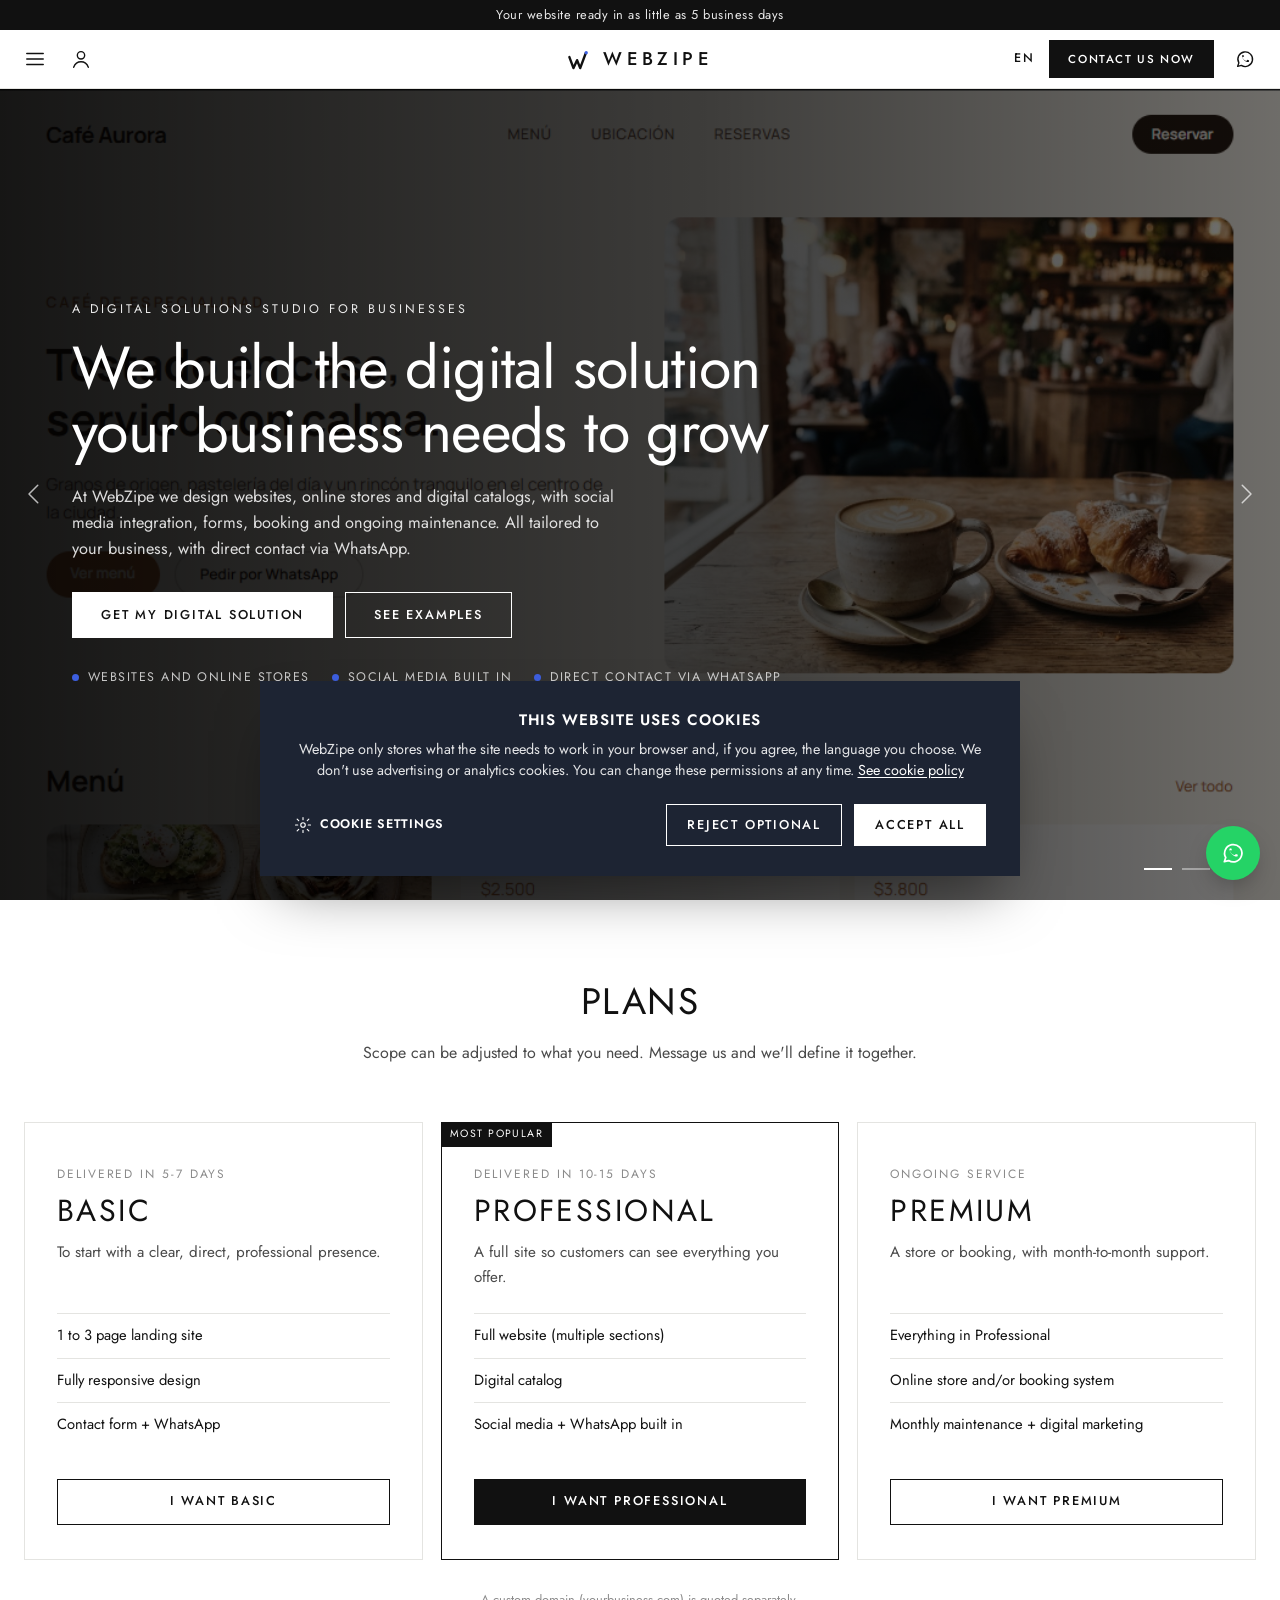
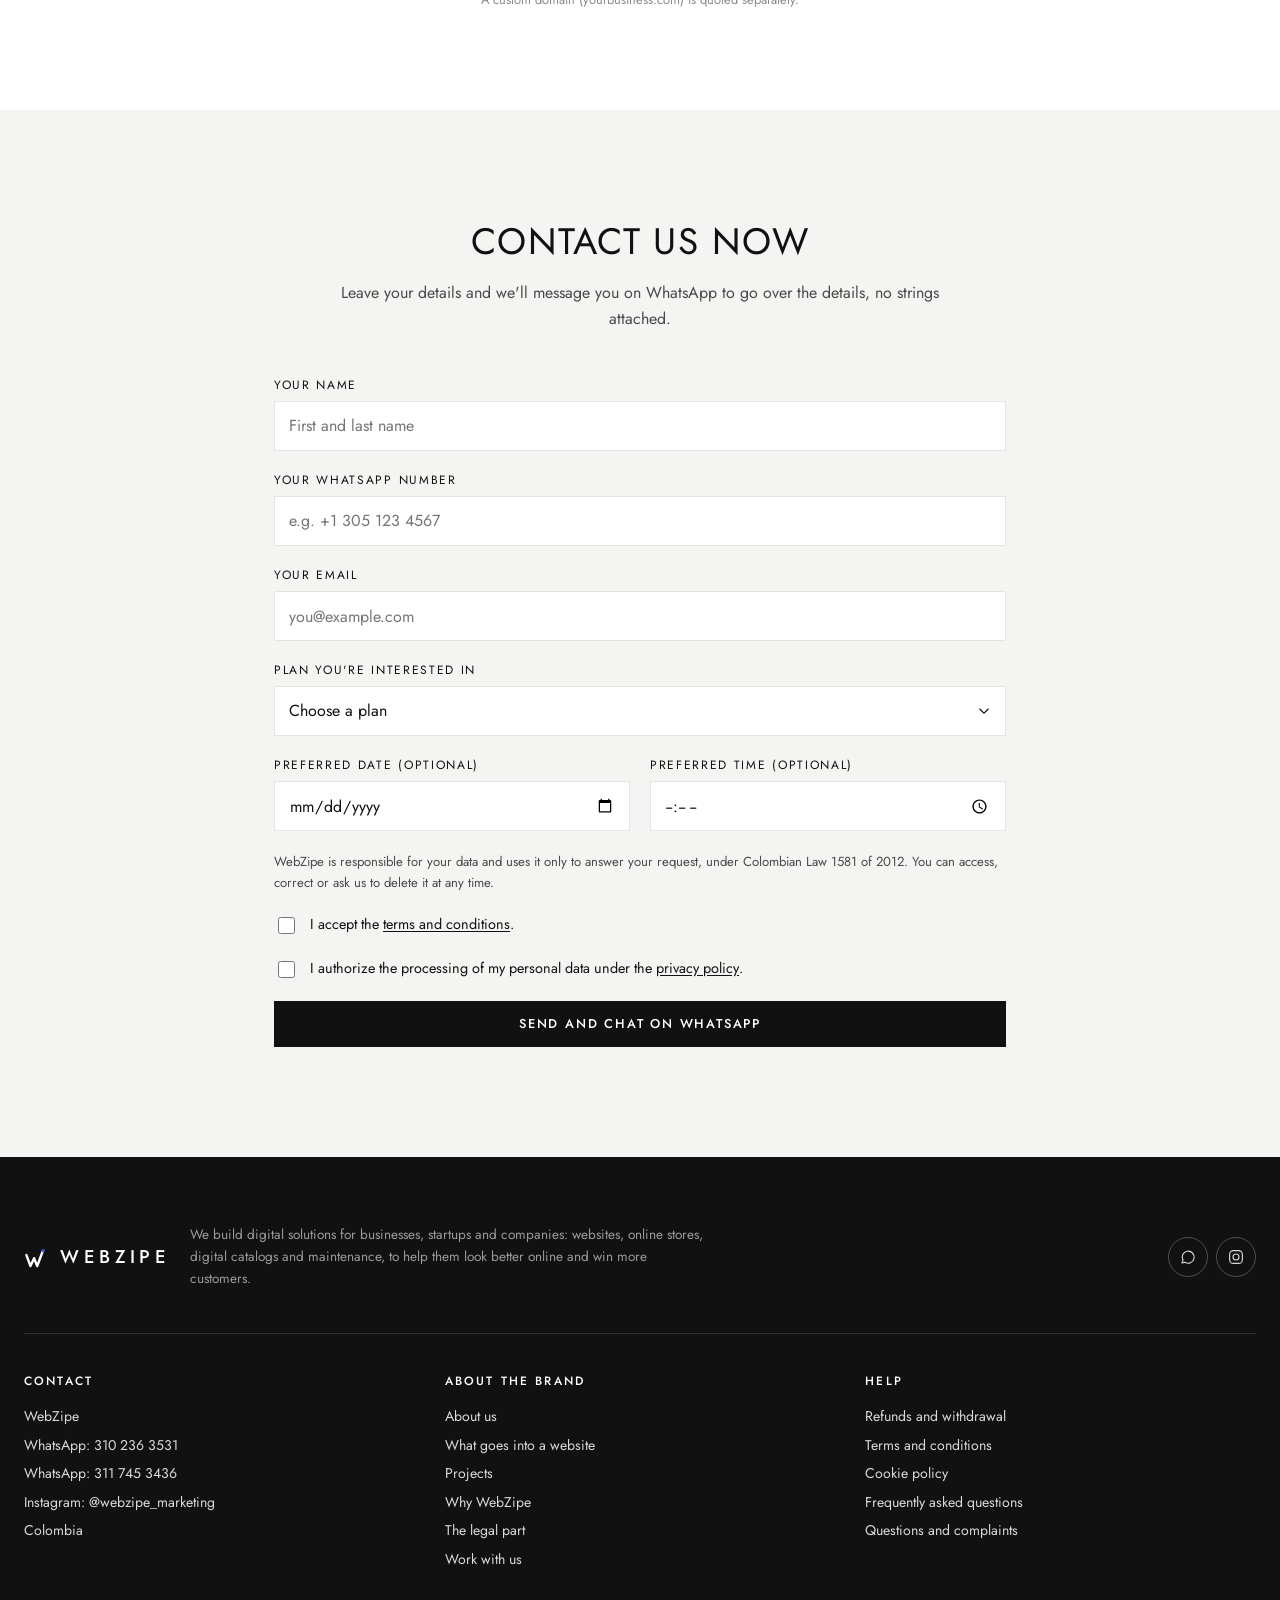
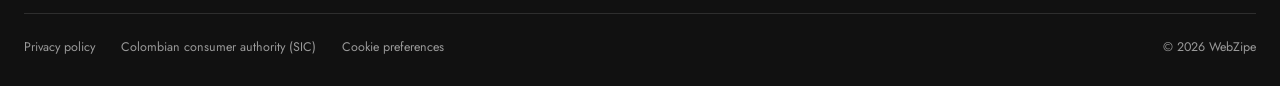
<file: index.html>
<!DOCTYPE html>
<html lang="es">
<head>
<meta charset="UTF-8">
<meta name="viewport" content="width=device-width, initial-scale=1.0">
<title>WebZipe | Diseño de páginas web para negocios en Colombia</title>
<meta name="description" content="Diseño y desarrollo de páginas web profesionales, tiendas en línea y catálogos digitales para negocios en Colombia. WhatsApp integrado, reservas y tu web lista desde 5 días. Cotiza gratis.">
<meta name="robots" content="index, follow, max-image-preview:large">
<link rel="canonical" href="https://webzipe7-byte.github.io/WebZipe/">
<meta name="theme-color" content="#ffffff">

<!-- Vista previa al compartir (WhatsApp, Facebook, Instagram, LinkedIn) -->
<meta property="og:type" content="website">
<meta property="og:site_name" content="WebZipe">
<meta property="og:locale" content="es_CO">
<meta property="og:url" content="https://webzipe7-byte.github.io/WebZipe/">
<meta property="og:title" content="WebZipe | Páginas web profesionales para tu negocio">
<meta property="og:description" content="Páginas web, tiendas en línea y catálogos digitales a la medida. Tu página lista desde 5 días hábiles. Asesoría gratis por WhatsApp.">
<meta property="og:image" content="https://webzipe7-byte.github.io/WebZipe/assets/img/compartir.png">
<meta property="og:image:width" content="1200">
<meta property="og:image:height" content="630">
<meta property="og:image:alt" content="WebZipe, diseño y desarrollo de páginas web para negocios">
<meta name="twitter:card" content="summary_large_image">
<meta name="twitter:title" content="WebZipe | Páginas web profesionales para tu negocio">
<meta name="twitter:description" content="Páginas web, tiendas en línea y catálogos digitales a la medida. Tu página lista desde 5 días hábiles.">
<meta name="twitter:image" content="https://webzipe7-byte.github.io/WebZipe/assets/img/compartir.png">

<!-- Datos estructurados para Google -->
<script type="application/ld+json">
{
  "@context": "https://schema.org",
  "@graph": [
    {
      "@type": "ProfessionalService",
      "@id": "https://webzipe7-byte.github.io/WebZipe/#empresa",
      "name": "WebZipe",
      "alternateName": "WebZipe Estudio Digital",
      "description": "Estudio de diseño y desarrollo de páginas web, tiendas en línea y catálogos digitales para negocios.",
      "url": "https://webzipe7-byte.github.io/WebZipe/",
      "image": "https://webzipe7-byte.github.io/WebZipe/assets/img/compartir.png",
      "email": "webzipe7@gmail.com",
      "address": { "@type": "PostalAddress", "addressCountry": "CO" },
      "areaServed": [
        { "@type": "Country", "name": "Colombia" },
        { "@type": "Country", "name": "United States" },
        { "@type": "Country", "name": "France" }
      ],
      "knowsLanguage": ["es", "en", "fr"],
      "sameAs": ["https://www.instagram.com/webzipe_marketing/"],
      "hasOfferCatalog": {
        "@type": "OfferCatalog",
        "name": "Planes de páginas web",
        "itemListElement": [
          { "@type": "Offer", "itemOffered": { "@type": "Service", "name": "Plan Básico", "description": "Landing page de 1 a 3 páginas, diseño adaptable a celular, formulario de contacto y WhatsApp. Entrega en 5 a 7 días." } },
          { "@type": "Offer", "itemOffered": { "@type": "Service", "name": "Plan Profesional", "description": "Sitio web completo, catálogo digital e integración con redes sociales y WhatsApp. Entrega en 10 a 15 días." } },
          { "@type": "Offer", "itemOffered": { "@type": "Service", "name": "Plan Premium", "description": "Tienda en línea o sistema de reservas, mantenimiento mensual y marketing digital." } }
        ]
      }
    },
    {
      "@type": "WebSite",
      "@id": "https://webzipe7-byte.github.io/WebZipe/#sitio",
      "url": "https://webzipe7-byte.github.io/WebZipe/",
      "name": "WebZipe",
      "inLanguage": "es",
      "publisher": { "@id": "https://webzipe7-byte.github.io/WebZipe/#empresa" }
    }
  ]
}
</script>
<link rel="icon" href="data:image/svg+xml,%3Csvg xmlns='http://www.w3.org/2000/svg' viewBox='0 0 100 100'%3E%3Crect width='100' height='100' rx='22' fill='%23111'/%3E%3Cpath d='M18 40 L32 78 L45 50 L57 78 L76 30' stroke='%23fff' stroke-width='9' fill='none' stroke-linecap='round' stroke-linejoin='round'/%3E%3Ccircle cx='79' cy='27' r='6' fill='%233d5fe0'/%3E%3C/svg%3E">
<link rel="preconnect" href="https://fonts.googleapis.com">
<link rel="preconnect" href="https://fonts.gstatic.com" crossorigin>
<link href="https://fonts.googleapis.com/css2?family=Jost:wght@300;400;500;600&display=swap" rel="stylesheet">
<link rel="stylesheet" href="assets/css/estilos.css?v=10">
<script>(function(){var K="wz-consent",V="1.1";window.wzConsentVersion=V;window.wzConsentRead=function(){try{var v=JSON.parse(localStorage.getItem(K));if(v&&v.v===V&&v.ts&&Date.now()-v.ts<31536000000)return v;}catch(e){}return null};window.wzPrefs=function(){var c=window.wzConsentRead();return !!(c&&c.prefs)};})();</script>
</head>
<body>
<a class="saltar" href="#contenido">Saltar al contenido</a>

<!-- Barra de anuncios -->
<div class="anuncio" id="anuncio">
  <div class="anuncio-pista">
    <a href="#planes" class="anuncio-msg is-on">Tu página lista desde 5 días hábiles</a>
    <a href="#contacto" class="anuncio-msg">Asesoría gratis y sin compromiso</a>
    <a href="#" data-abrir="proyectos" class="anuncio-msg">Mira páginas que ya hicimos</a>
  </div>
</div>

<!-- Cabecera -->
<header class="cabecera solida" id="cabecera">
  <div class="cab-izq">
    <button type="button" class="icono-btn" id="abrirMenu" aria-label="Abrir menú" aria-controls="menuLateral" aria-expanded="false">
      <svg viewBox="0 0 24 24" aria-hidden="true"><path d="M3 6h18M3 12h18M3 18h18"/></svg>
    </button>
    <a class="icono-btn" href="#contacto" aria-label="Cotizar mi página">
      <svg viewBox="0 0 24 24" aria-hidden="true"><circle cx="12" cy="8" r="4"/><path d="M4 21c1.5-4 4.5-6 8-6s6.5 2 8 6"/></svg>
    </a>
  </div>

  <a href="#inicio" class="marca" aria-label="WebZipe, ir al inicio">
    <svg class="marca-w" viewBox="0 0 100 100" aria-hidden="true"><path d="M10 42 L27 88 L42 55 L55 88 L78 26"/><circle cx="80" cy="24" r="7"/></svg>
    <span>WEBZIPE</span>
  </a>

  <div class="cab-der">
    <div class="idioma" id="idioma">
      <button type="button" class="icono-btn idioma-btn" id="idiomaBtn" aria-label="Idioma" aria-haspopup="true" aria-expanded="false" aria-controls="idiomaMenu">
        <span id="idiomaActual" data-notr>ES</span>
      </button>
      <ul class="idioma-menu" id="idiomaMenu" role="menu" hidden>
        <li><button type="button" role="menuitemradio" data-idioma="es" aria-checked="true">Español</button></li>
        <li><button type="button" role="menuitemradio" data-idioma="en" aria-checked="false">English</button></li>
        <li><button type="button" role="menuitemradio" data-idioma="fr" aria-checked="false">Français</button></li>
      </ul>
    </div>
    <a class="btn btn-oscuro btn-cab" href="#contacto">Contáctanos ahora</a>
    <a class="icono-btn" href="#" data-wa="Hola, quiero información sobre una página web para mi negocio." target="_blank" rel="noopener" aria-label="Escríbenos por WhatsApp">
      <svg viewBox="0 0 24 24" aria-hidden="true"><path d="M4 20l1.3-3.8A8 8 0 1 1 8 19z"/><path d="M9 9.5c.3 2 2.5 4.2 4.5 4.6l1.2-1.2 1.8.8-.4 1.6c-3.6.3-7.6-3.5-7.4-7.2l1.6-.4.8 1.8z" class="relleno"/></svg>
    </a>
  </div>
</header>

<!-- Menú lateral -->
<div class="velo" id="veloMenu" hidden></div>
<nav class="menu-lateral" id="menuLateral" aria-label="Menú principal" aria-hidden="true">
  <button type="button" class="icono-btn cerrar-menu" id="cerrarMenu" aria-label="Cerrar menú">
    <svg viewBox="0 0 24 24" aria-hidden="true"><path d="M5 5l14 14M19 5L5 19"/></svg>
  </button>
  <ul class="menu-principal">
    <li><button type="button" data-abrir="proyectos">Proyectos</button></li>
    <li><button type="button" data-abrir="paginas">Páginas web</button></li>
    <li><button type="button" data-abrir="tiendas">Tiendas en línea</button></li>
    <li><a href="#planes">Planes</a></li>
    <li><button type="button" data-abrir="servicios">Servicios</button></li>
    <li><button type="button" data-abrir="beneficios">Por qué WebZipe</button></li>
    <li><button type="button" data-abrir="detras">Lo que hay detrás de una página web</button></li>
    <li><button type="button" data-abrir="parte-legal">La parte legal</button></li>
    <li><a href="#contacto" class="menu-contacto">Contáctanos ahora</a></li>
  </ul>
  <ul class="menu-secundario">
    <li><button type="button" data-abrir="trabaja">Trabaja aquí</button></li>
    <li><button type="button" data-abrir="nosotros">Sobre nosotros</button></li>
    <li><button type="button" data-abrir="ayuda">Ayuda</button></li>
    <li><a href="#" data-wa="Hola, quiero saber cómo va mi proyecto con WebZipe." target="_blank" rel="noopener">Seguimiento de mi proyecto</a></li>
  </ul>
</nav>

<main id="contenido">

  <!-- Bienvenida -->
  <section class="bienvenida" id="inicio" aria-label="Bienvenida">
    <ul class="bienvenida-fotos" aria-hidden="true">
      <li class="is-on"><picture><source media="(max-width: 600px)" srcset="cafeteria-celular.png"><img src="ejemplo-cafeteria.png" alt=""></picture></li>
      <li><picture><source media="(max-width: 600px)" srcset="tienda-celular.png"><img src="ejemplo-tienda.png" alt="" loading="lazy"></picture></li>
      <li><picture><source media="(max-width: 600px)" srcset="dispositivo-celular.png"><img src="ejemplo-profesional.png" alt="" loading="lazy"></picture></li>
    </ul>
    <div class="bienvenida-texto">
      <span class="etiqueta">Estudio de soluciones digitales para negocios</span>
      <h1>Creamos la solución digital que tu negocio necesita para crecer</h1>
      <p>En WebZipe diseñamos páginas web, tiendas virtuales y catálogos digitales, con integración a tus redes sociales, formularios, reservas y mantenimiento. Todo hecho a la medida de tu negocio, con contacto directo por WhatsApp.</p>
      <div class="bienvenida-acciones">
        <a href="#" class="btn btn-claro" data-wa="Hola, quiero una solución digital para mi negocio (página web, tienda virtual, etc.). ¿Me pueden enviar más información?" target="_blank" rel="noopener">Quiero mi solución digital</a>
        <button type="button" class="btn btn-linea-clara" data-abrir="proyectos">Ver ejemplos</button>
      </div>
      <ul class="bienvenida-sellos">
        <li>Páginas web y tiendas virtuales</li>
        <li>Redes sociales integradas</li>
        <li>Contacto directo por WhatsApp</li>
      </ul>
    </div>
    <button type="button" class="bienvenida-flecha izq" data-paso="-1" aria-label="Anterior">
      <svg viewBox="0 0 24 24" aria-hidden="true"><path d="M15 5l-7 7 7 7"/></svg>
    </button>
    <button type="button" class="bienvenida-flecha der" data-paso="1" aria-label="Siguiente">
      <svg viewBox="0 0 24 24" aria-hidden="true"><path d="M9 5l7 7-7 7"/></svg>
    </button>
    <div class="bienvenida-puntos">
      <button type="button" class="is-on" aria-label="Foto 1"></button>
      <button type="button" aria-label="Foto 2"></button>
      <button type="button" aria-label="Foto 3"></button>
    </div>
  </section>

  <!-- Planes -->
  <section class="planes" id="planes">
    <div class="envoltura">
      <h2 class="titulo-seccion">Planes</h2>
      <p class="entrada">El alcance se puede ajustar a lo que necesites. Escríbenos y lo definimos juntos.</p>
      <div class="planes-grid">
        <article class="plan">
          <span class="plan-tiempo">Entrega en 5-7 días</span>
          <h3>Básico</h3>
          <p>Para empezar con una presencia profesional, clara y directa.</p>
          <ul>
            <li>Landing page de 1 a 3 páginas</li>
            <li>Diseño 100% responsive</li>
            <li>Formulario de contacto + WhatsApp</li>
          </ul>
          <a href="#contacto" class="btn btn-linea" data-plan="Paquete Básico">Quiero el Básico</a>
        </article>
        <article class="plan destacado">
          <span class="sello sello-plan">Más popular</span>
          <span class="plan-tiempo">Entrega en 10-15 días</span>
          <h3>Profesional</h3>
          <p>Sitio completo para que tus clientes conozcan todo lo que ofreces.</p>
          <ul>
            <li>Sitio web completo (varias secciones)</li>
            <li>Catálogo digital</li>
            <li>Redes sociales + WhatsApp integrados</li>
          </ul>
          <a href="#contacto" class="btn btn-oscuro" data-plan="Paquete Profesional">Quiero el Profesional</a>
        </article>
        <article class="plan">
          <span class="plan-tiempo">Servicio recurrente</span>
          <h3>Premium</h3>
          <p>Tienda o reservas, con acompañamiento mes a mes.</p>
          <ul>
            <li>Todo lo del Paquete Profesional</li>
            <li>Tienda virtual y/o sistema de reservas</li>
            <li>Mantenimiento mensual + marketing digital</li>
          </ul>
          <a href="#contacto" class="btn btn-linea" data-plan="Paquete Premium">Quiero el Premium</a>
        </article>
      </div>
      <p class="nota-fina centro">El dominio propio (tunegocio.com) se cotiza aparte.</p>
    </div>
  </section>

  <!-- Contáctanos ahora -->
  <section class="cotizar" id="contacto">
    <div class="envoltura estrecha">
      <h2 class="titulo-seccion">Contáctanos ahora</h2>
      <p class="entrada">Déjanos tus datos y te escribimos por WhatsApp para afinar los detalles, sin compromiso.</p>
      <form class="formulario" id="formCotizar" novalidate>
        <div class="campo">
          <label for="f-nombre">Tu nombre</label>
          <input type="text" id="f-nombre" name="nombre" required autocomplete="name" placeholder="Nombre y apellido">
        </div>
        <div class="campo">
          <label for="f-telefono">Tu número de WhatsApp</label>
          <input type="tel" id="f-telefono" name="telefono" required autocomplete="tel" inputmode="tel" placeholder="Ej. +57 300 123 4567">
        </div>
        <div class="campo">
          <label for="f-email">Tu correo electrónico</label>
          <input type="email" id="f-email" name="email" required autocomplete="email" placeholder="tucorreo@ejemplo.com">
        </div>
        <div class="campo">
          <label for="f-plan">Plan que te interesa</label>
          <select id="f-plan" name="plan" required>
            <option value="">Selecciona un plan</option>
            <option value="Paquete Básico">Paquete Básico — landing page + formulario</option>
            <option value="Paquete Profesional">Paquete Profesional — sitio + catálogo</option>
            <option value="Paquete Premium">Paquete Premium — tienda virtual + mantenimiento</option>
            <option value="Aún no estoy seguro">Aún no estoy seguro / quiero asesoría</option>
          </select>
        </div>
        <div class="campo-doble">
          <div class="campo">
            <label for="f-fecha">Fecha preferida (opcional)</label>
            <input type="date" id="f-fecha" name="fecha">
          </div>
          <div class="campo">
            <label for="f-hora">Hora preferida (opcional)</label>
            <input type="time" id="f-hora" name="hora">
          </div>
        </div>
        <p class="aviso-datos">WebZipe es responsable de tus datos y solo los usa para responder tu solicitud, según la Ley 1581 de 2012. Puedes consultarlos, corregirlos o pedir que los borremos cuando quieras.</p>
        <label class="casilla">
          <input type="checkbox" id="f-terminos" required>
          <span>Acepto los <button type="button" class="enlace-texto" data-legal="terminos">términos y condiciones</button>.</span>
        </label>
        <label class="casilla">
          <input type="checkbox" id="f-privacidad" required>
          <span>Autorizo el tratamiento de mis datos personales según la <button type="button" class="enlace-texto" data-legal="privacidad">política de privacidad</button>.</span>
        </label>
        <button type="submit" class="btn btn-oscuro btn-bloque" id="f-enviar">Enviar y hablar por WhatsApp</button>
        <p class="form-msg" id="f-msg" role="status" hidden></p>
      </form>
    </div>
  </section>

</main>

<!-- Pie de página -->
<footer class="pie">
  <div class="pie-marca">
    <a href="#inicio" class="marca marca-pie" aria-label="WebZipe, ir al inicio">
      <svg class="marca-w" viewBox="0 0 100 100" aria-hidden="true"><path d="M10 42 L27 88 L42 55 L55 88 L78 26"/><circle cx="80" cy="24" r="7"/></svg>
      <span>WEBZIPE</span>
    </a>
    <p class="pie-desc">Creamos soluciones digitales para negocios, emprendimientos y empresas: páginas web, tiendas virtuales, catálogos digitales y mantenimiento, para verse mejor en Internet y conseguir más clientes.</p>
    <div class="redes">
      <a href="#" data-wa="Hola, vengo de la página de WebZipe." target="_blank" rel="noopener" aria-label="WhatsApp">
        <svg viewBox="0 0 24 24" aria-hidden="true"><path d="M4 20l1.3-3.8A8 8 0 1 1 8 19z"/></svg>
      </a>
      <a href="https://www.instagram.com/webzipe_marketing/" target="_blank" rel="noopener" aria-label="Instagram">
        <svg viewBox="0 0 24 24" aria-hidden="true"><rect x="3.5" y="3.5" width="17" height="17" rx="5"/><circle cx="12" cy="12" r="4"/><circle cx="17.2" cy="6.8" r=".6" class="relleno"/></svg>
      </a>
    </div>
  </div>

  <div class="pie-columnas">
    <div>
      <h4>Contacto</h4>
      <p>WebZipe</p>
      <p><a href="https://wa.me/573102363531" target="_blank" rel="noopener">WhatsApp: 310 236 3531</a></p>
      <p><a href="https://wa.me/573117453436" target="_blank" rel="noopener">WhatsApp: 311 745 3436</a></p>
      <p><a href="https://www.instagram.com/webzipe_marketing/" target="_blank" rel="noopener">Instagram: @webzipe_marketing</a></p>
      <p>Colombia</p>
    </div>
    <div>
      <h4>Sobre la marca</h4>
      <ul>
        <li><button type="button" data-abrir="nosotros">Sobre nosotros</button></li>
        <li><button type="button" data-abrir="detras">Lo que hay detrás de una página web</button></li>
        <li><button type="button" data-abrir="proyectos">Proyectos</button></li>
        <li><button type="button" data-abrir="beneficios">Por qué WebZipe</button></li>
        <li><button type="button" data-abrir="parte-legal">La parte legal</button></li>
        <li><button type="button" data-abrir="trabaja">Trabaja aquí</button></li>
      </ul>
    </div>
    <div>
      <h4>Ayuda</h4>
      <ul>
        <li><button type="button" data-legal="retracto">Reembolsos y retracto</button></li>
        <li><button type="button" data-legal="terminos">Términos y condiciones</button></li>
        <li><button type="button" data-legal="cookies">Política de cookies</button></li>
        <li><button type="button" data-abrir="ayuda">Preguntas frecuentes</button></li>
        <li><a href="#" data-wa="Hola, tengo una pregunta, queja o reclamo para WebZipe." target="_blank" rel="noopener">Escríbenos tus PQRS</a></li>
      </ul>
    </div>
  </div>

  <div class="pie-final">
    <button type="button" data-legal="privacidad">Política de privacidad</button>
    <a href="https://www.sic.gov.co" target="_blank" rel="noopener">Superintendencia de Industria y Comercio</a>
    <button type="button" id="abrirCookies">Preferencias de cookies</button>
    <span>© <span id="anio">2026</span> WebZipe</span>
  </div>
</footer>

<!-- Botón flotante -->
<a class="flotante" href="#" data-wa="Hola, quiero información sobre una página web para mi negocio." target="_blank" rel="noopener" aria-label="Escríbenos por WhatsApp">
  <svg viewBox="0 0 24 24" aria-hidden="true"><path d="M4 20l1.3-3.8A8 8 0 1 1 8 19z"/><path d="M9 9.5c.3 2 2.5 4.2 4.5 4.6l1.2-1.2 1.8.8-.4 1.6c-3.6.3-7.6-3.5-7.4-7.2l1.6-.4.8 1.8z" class="relleno"/></svg>
</a>

<!-- ============ SECCIONES EN LETRERO (se abren desde el menú) ============ -->

<dialog class="letrero letrero-ancho" id="letrero-proyectos" aria-labelledby="t-proyectos">
  <div class="letrero-caja">
    <button type="button" class="icono-btn letrero-cerrar" data-cerrar aria-label="Cerrar">
      <svg viewBox="0 0 24 24" aria-hidden="true"><path d="M5 5l14 14M19 5L5 19"/></svg>
    </button>
    <h2 id="t-proyectos">Proyectos</h2>
    <div class="letrero-cuerpo">
      <h3 class="sub-titulo primero">Así de bien podría verse tu página web</h3>
      <p class="nota-fina">Estos son ejemplos conceptuales que muestran posibilidades de diseño para distintos tipos de negocio, no proyectos reales de clientes de WebZipe.</p>
      <div class="conceptos">
        <article class="concepto">
          <img src="ejemplo-cafeteria.png" alt="Ejemplo conceptual de página para un café" loading="lazy">
          <span class="sello">Ejemplo conceptual</span>
          <h4>Restaurantes y cafés</h4>
          <p>Menú visual, ubicación y reservas o pedidos directos por WhatsApp. Una página que abre el apetito antes de que el cliente llegue.</p>
          <a href="#" class="enlace-mayus" data-wa="Hola, vi los ejemplos de páginas y quiero algo así para mi negocio." target="_blank" rel="noopener">Quiero algo así</a>
        </article>
        <article class="concepto">
          <img src="ejemplo-tienda.png" alt="Ejemplo conceptual de tienda en línea" loading="lazy">
          <span class="sello">Ejemplo conceptual</span>
          <h4>Tiendas y emprendimientos</h4>
          <p>Catálogo de productos claro, con botón de compra o consulta directa. Ideal para vender sin depender solo de las redes.</p>
          <a href="#" class="enlace-mayus" data-wa="Hola, vi los ejemplos de páginas y quiero algo así para mi negocio." target="_blank" rel="noopener">Quiero algo así</a>
        </article>
        <article class="concepto">
          <img src="ejemplo-profesional.png" alt="Ejemplo conceptual de página para una abogada" loading="lazy">
          <span class="sello">Ejemplo conceptual</span>
          <h4>Profesionales y servicios</h4>
          <p>Presentación de servicios, experiencia y forma de agendar una cita o consulta. Transmite confianza desde el primer segundo.</p>
          <a href="#" class="enlace-mayus" data-wa="Hola, vi los ejemplos de páginas y quiero algo así para mi negocio." target="_blank" rel="noopener">Quiero algo así</a>
        </article>
      </div>

      <h3 class="sub-titulo">Mira algunas páginas que hemos creado</h3>
      <p class="nota-fina">Estos son enlaces reales a páginas de prueba. Haz clic en cada una para verla en vivo.</p>
      <ul class="galeria" id="galeria">
        <li class="producto">
          <a href="https://webzipe7-byte.github.io/prueba-ropa-" target="_blank" rel="noopener">
            <div class="producto-foto"><span class="sello">Nuevo</span><iframe data-src="https://webzipe7-byte.github.io/prueba-ropa-" title="Catálogo de ropa" loading="lazy" scrolling="no" tabindex="-1" aria-hidden="true"></iframe></div>
            <span class="producto-tipo">Catálogo de ropa</span>
            <span class="producto-nombre">Pedidos por WhatsApp</span>
            <span class="producto-desc">Catálogo de modelos de ropa con precios y botón de "Pedir ahora" para cada prenda.</span>
          </a>
        </li>
        <li class="producto">
          <a href="https://webzipe7-byte.github.io/prueba-webzipe-profesionales-/" target="_blank" rel="noopener">
            <div class="producto-foto"><span class="sello">Nuevo</span><iframe data-src="https://webzipe7-byte.github.io/prueba-webzipe-profesionales-/" title="Javier Restrepo, abogado de familia" loading="lazy" scrolling="no" tabindex="-1" aria-hidden="true"></iframe></div>
            <span class="producto-tipo">Abogado de familia</span>
            <span class="producto-nombre">Javier Restrepo</span>
            <span class="producto-desc">Página para un profesional independiente: "Defendemos lo que más importa: tu familia". Incluye áreas de práctica, experiencia y consulta gratuita por WhatsApp.</span>
          </a>
        </li>
        <li class="producto">
          <a href="https://webzipe7-byte.github.io/prueba-webzipe-restaurante/" target="_blank" rel="noopener">
            <div class="producto-foto"><span class="sello">Nuevo</span><iframe data-src="https://webzipe7-byte.github.io/prueba-webzipe-restaurante/" title="El Buen Sazón, restaurante" loading="lazy" scrolling="no" tabindex="-1" aria-hidden="true"></iframe></div>
            <span class="producto-tipo">Restaurante</span>
            <span class="producto-nombre">El Buen Sazón</span>
            <span class="producto-desc">Página de restaurante con menú, pedidos en mesa y domicilios, con envío del pedido directo por WhatsApp.</span>
          </a>
        </li>
        <li class="producto">
          <a href="https://webzipe7-byte.github.io/prueba-tiendas-digitales-webzipe/" target="_blank" rel="noopener">
            <div class="producto-foto"><span class="sello">Nuevo</span><iframe data-src="https://webzipe7-byte.github.io/prueba-tiendas-digitales-webzipe/" title="ToyLandia, juguetería" loading="lazy" scrolling="no" tabindex="-1" aria-hidden="true"></iframe></div>
            <span class="producto-tipo">Tienda en línea</span>
            <span class="producto-nombre">ToyLandia</span>
            <span class="producto-desc">Tienda digital de juguetes con catálogo de productos y botón de "Pide ya" para cada uno.</span>
          </a>
        </li>
        <li class="producto">
          <a href="https://webzipe7-byte.github.io/prueba-barberia-/Casa-Navaja-Barbershop.html" target="_blank" rel="noopener">
            <div class="producto-foto"><iframe data-src="https://webzipe7-byte.github.io/prueba-barberia-/Casa-Navaja-Barbershop.html" title="Casa Navaja Barbershop" loading="lazy" scrolling="no" tabindex="-1" aria-hidden="true"></iframe></div>
            <span class="producto-tipo">Barbería</span>
            <span class="producto-nombre">Casa Navaja</span>
            <span class="producto-desc">Página de barbería con carta de servicios y precios, galería de trabajos, equipo de barberos, reseñas y botón de "Reservar" en cada servicio.</span>
          </a>
        </li>
        <li class="producto">
          <a href="barberia-clasica/" target="_blank" rel="noopener">
            <div class="producto-foto"><iframe data-src="barberia-clasica/" title="Barbería Clásica" loading="lazy" scrolling="no" tabindex="-1" aria-hidden="true"></iframe></div>
            <span class="producto-tipo">Barbería con reservas</span>
            <span class="producto-nombre">Barbería Clásica</span>
            <span class="producto-desc">Página de barbería con servicios y precios, sección "Nosotros", formulario para reservar cita y página de reseñas donde los clientes dejan su opinión.</span>
          </a>
        </li>
        <li class="producto">
          <a href="https://webzipe7-byte.github.io/asesores-financieros/" target="_blank" rel="noopener">
            <div class="producto-foto"><iframe data-src="https://webzipe7-byte.github.io/asesores-financieros/" title="Tu Futuro, asesoría financiera" loading="lazy" scrolling="no" tabindex="-1" aria-hidden="true"></iframe></div>
            <span class="producto-tipo">Asesoría financiera</span>
            <span class="producto-nombre">Tu Futuro</span>
            <span class="producto-desc">Página de asesoría financiera con servicios, beneficios y un formulario de contacto para solicitar una asesoría sin compromiso.</span>
          </a>
        </li>
      </ul>
    </div>
  </div>
</dialog>
<dialog class="letrero letrero-ancho" id="letrero-paginas" aria-labelledby="t-paginas">
  <div class="letrero-caja">
    <button type="button" class="icono-btn letrero-cerrar" data-cerrar aria-label="Cerrar">
      <svg viewBox="0 0 24 24" aria-hidden="true"><path d="M5 5l14 14M19 5L5 19"/></svg>
    </button>
    <h2 id="t-paginas">Páginas web</h2>
    <div class="letrero-cuerpo">
  <section class="valores">
    <ul>
      <li><strong>Diseño a la medida</strong><span>Nada de plantillas repetidas</span></li>
      <li><strong>Lista para celular</strong><span>Se ve bien en cualquier pantalla</span></li>
      <li><strong>WhatsApp en un clic</strong><span>Tus clientes te escriben al instante</span></li>
      <li><strong>En línea 24/7</strong><span>Tu negocio abierto a toda hora</span></li>
    </ul>
  </section>
  <section class="categoria">
    <div class="categoria-foto">
      <div class="escena">
        <figure class="marco-web"><span class="marco-barra"><i></i><i></i><i></i></span><img src="ejemplo-profesional.png" alt="Página web de una abogada hecha por WebZipe" loading="lazy"></figure>
        <figure class="marco-cel"><img src="dispositivo-celular.png" alt="" loading="lazy"></figure>
      </div>
    </div>
    <div class="categoria-texto">
      <ul class="lista-valores">
        <li>Diseño hecho a la medida de tu negocio</li>
        <li>100% adaptada a celular, tablet y computador</li>
        <li>Botones directos a WhatsApp</li>
      </ul>
      <a href="#planes" class="enlace-mayus">Conocer más</a>
    </div>
  </section>
  <section class="categoria">
    <div class="categoria-foto">
      <div class="escena">
        <figure class="marco-web"><span class="marco-barra"><i></i><i></i><i></i></span><img src="ejemplo-cafeteria.png" alt="Página de una cafetería con reservas hecha por WebZipe" loading="lazy"></figure>
        <figure class="marco-cel"><img src="cafeteria-celular.png" alt="" loading="lazy"></figure>
      </div>
    </div>
    <div class="categoria-texto">
      <h2>Reservas y formularios</h2>
      <ul class="lista-valores">
        <li>Tus clientes agendan sin llamarte</li>
        <li>Formularios de contacto que sí llegan</li>
        <li>Menú, ubicación y pedidos en un solo lugar</li>
      </ul>
      <a href="#planes" class="enlace-mayus">Conocer más</a>
    </div>
  </section>
  <section class="cambio">
    <div class="envoltura">
      <h2 class="titulo-seccion">Tener redes sociales ya no es suficiente</h2>
      <p class="entrada">Hoy a muchos negocios les interesa tener presencia en Internet, pero no siempre saben cómo lograrlo: manejan Instagram o Facebook, pero no tienen un sitio propio, una tienda virtual o un catálogo donde sus clientes conozcan a fondo sus servicios y productos.</p>
      <div class="cambio-columnas">
        <div>
          <h3>Sin página web</h3>
          <p class="cambio-sub">Lo que suele pasar</p>
          <ul>
            <li>Tus clientes buscan información y solo encuentran una bio de Instagram.</li>
            <li>Tu negocio depende por completo del alcance de un algoritmo que no controlas.</li>
            <li>No hay un lugar claro para mostrar todos tus servicios o productos.</li>
            <li>La imagen del negocio se siente menos profesional frente a la competencia.</li>
            <li>No existe un espacio propio en Internet que represente al negocio.</li>
          </ul>
        </div>
        <div class="con">
          <h3>Con WebZipe</h3>
          <p class="cambio-sub">Lo que cambia con una página web</p>
          <ul>
            <li>Presentas tus servicios y productos de forma clara y ordenada.</li>
            <li>Facilitas el contacto con botones directos a WhatsApp.</li>
            <li>Proyectas una imagen mucho más profesional y confiable.</li>
            <li>Estás disponible para tus clientes a cualquier hora, todos los días.</li>
            <li>Tienes un espacio propio en Internet que no depende de ningún algoritmo.</li>
          </ul>
        </div>
      </div>
    </div>
  </section>
    </div>
  </div>
</dialog>
<dialog class="letrero letrero-ancho" id="letrero-tiendas" aria-labelledby="t-tiendas">
  <div class="letrero-caja">
    <button type="button" class="icono-btn letrero-cerrar" data-cerrar aria-label="Cerrar">
      <svg viewBox="0 0 24 24" aria-hidden="true"><path d="M5 5l14 14M19 5L5 19"/></svg>
    </button>
    <h2 id="t-tiendas">Tiendas en línea</h2>
    <div class="letrero-cuerpo">
  <section class="categoria invertida">
    <div class="categoria-foto">
      <div class="escena">
        <figure class="marco-tablet"><img src="tienda-tablet.png" alt="Tienda de ropa en línea hecha por WebZipe" loading="lazy"></figure>
        <figure class="marco-cel"><img src="tienda-celular.png" alt="" loading="lazy"></figure>
      </div>
    </div>
    <div class="categoria-texto">
      <ul class="lista-valores">
        <li>Tus productos ordenados y con precio</li>
        <li>Botón de pedir en cada producto</li>
        <li>Sin depender del algoritmo de las redes</li>
      </ul>
      <a href="#planes" class="enlace-mayus">Conocer más</a>
    </div>
  </section>
    </div>
  </div>
</dialog>
<dialog class="letrero letrero-ancho" id="letrero-servicios" aria-labelledby="t-servicios">
  <div class="letrero-caja">
    <button type="button" class="icono-btn letrero-cerrar" data-cerrar aria-label="Cerrar">
      <svg viewBox="0 0 24 24" aria-hidden="true"><path d="M5 5l14 14M19 5L5 19"/></svg>
    </button>
    <h2 id="t-servicios">Servicios</h2>
    <div class="letrero-cuerpo">
  <section class="servicios">
    <div class="envoltura">
      <p class="entrada izq">No solo hacemos páginas web: te ayudamos a resolver lo que tu negocio necesita para tener presencia en Internet, mostrar tus productos o servicios y conseguir más clientes.</p>
      <ol class="lista-servicios">
        <li>
          <h3>Páginas web a la medida</h3>
          <p>Diseños modernos y originales, adaptados a la identidad visual y el tono de cada negocio. Nada de plantillas repetidas.</p>
        </li>
        <li>
          <h3>Tiendas virtuales y catálogos digitales</h3>
          <p>Muestra y vende tus productos con un catálogo digital o una tienda virtual completa, sin depender solo de las redes sociales.</p>
        </li>
        <li>
          <h3>WhatsApp y redes sociales</h3>
          <p>Botones de contacto directo a WhatsApp y enlaces a tus redes sociales, para que tus clientes te escriban en un clic desde cualquier sección.</p>
        </li>
        <li>
          <h3>Formularios y reservas</h3>
          <p>Formularios de contacto y sistemas de reservas o agendamiento de citas, directamente desde tu página.</p>
        </li>
        <li>
          <h3>Mantenimiento y marketing digital</h3>
          <p>Actualizamos tu página, te acompañamos después de la entrega y lo complementamos poco a poco con estrategias de marketing digital.</p>
        </li>
        <li>
          <h3>Código QR de tu página</h3>
          <p>Convertimos tu página en un código QR para tus volantes, tu mostrador o tu tarjeta.</p>
        </li>
      </ol>
      <div class="llamado">
        <span class="etiqueta">Empecemos hoy</span>
        <h3>¿Listo para llevar tu negocio a Internet?</h3>
        <p>Cuéntanos sobre tu negocio por WhatsApp y te ayudamos a definir qué necesitas: página web, tienda virtual, catálogo digital o mantenimiento. Sin compromisos, directo y sin vueltas.</p>
        <a href="#" class="btn btn-claro" data-wa="Hola, quiero crear una solución digital para mi negocio." target="_blank" rel="noopener">Crear mi solución digital</a>
      </div>
    </div>
  </section>
    </div>
  </div>
</dialog>
<dialog class="letrero letrero-ancho" id="letrero-detras" aria-labelledby="t-detras">
  <div class="letrero-caja">
    <button type="button" class="icono-btn letrero-cerrar" data-cerrar aria-label="Cerrar">
      <svg viewBox="0 0 24 24" aria-hidden="true"><path d="M5 5l14 14M19 5L5 19"/></svg>
    </button>
    <h2 id="t-detras">Lo que hay detrás de una página web</h2>
    <div class="letrero-cuerpo">
  <section class="detras">
    <div class="detras-foto">
      <div class="detras-pantallas" aria-hidden="true">
        <img src="tienda-celular.png" alt="" loading="lazy">
        <img src="cafeteria-celular.png" alt="" loading="lazy">
        <img src="dispositivo-celular.png" alt="" loading="lazy">
      </div>
    </div>
    <div class="detras-texto">
      <ol>
        <li><strong>Nos cuentas tu idea.</strong> A qué se dedica tu negocio, qué vendes y cómo quieres que te contacten.</li>
        <li><strong>Diseñamos a la medida.</strong> Colores, textos e imágenes pensados para tu negocio, no una plantilla.</li>
        <li><strong>Ajustamos contigo.</strong> Revisas el avance y pedimos tus cambios hasta que quede como la imaginas.</li>
        <li><strong>Publicamos y acompañamos.</strong> Tu página queda en línea y seguimos disponibles para actualizarla.</li>
      </ol>
      <p class="detras-nota">Somos un estudio joven: trabajas directo con la persona que diseña tu página, sin filas ni intermediarios.</p>
    </div>
  </section>
    </div>
  </div>
</dialog>
<dialog class="letrero letrero-ancho" id="letrero-ayuda" aria-labelledby="t-ayuda">
  <div class="letrero-caja">
    <button type="button" class="icono-btn letrero-cerrar" data-cerrar aria-label="Cerrar">
      <svg viewBox="0 0 24 24" aria-hidden="true"><path d="M5 5l14 14M19 5L5 19"/></svg>
    </button>
    <h2 id="t-ayuda">Preguntas frecuentes</h2>
    <div class="letrero-cuerpo">
  <section class="preguntas">
    <div class="envoltura estrecha">
      <div class="acordeon">
        <details>
          <summary>¿Qué tipo de negocios pueden tener una página web?</summary>
          <p>Cualquier tipo: restaurantes, tiendas, emprendimientos, profesionales independientes, empresas de servicios y mucho más. Si tienes un negocio, una página web puede ayudarte a mostrarlo mejor.</p>
        </details>
        <details>
          <summary>¿La página funciona en celulares?</summary>
          <p>Sí. Todas las páginas que diseñamos son 100% responsive: se adaptan y funcionan correctamente en celulares, tablets y computadores.</p>
        </details>
        <details>
          <summary>¿Puedo agregar WhatsApp a mi página?</summary>
          <p>Claro, de hecho es una de las integraciones que más recomendamos. Es la forma más rápida y directa para que tus clientes te contacten.</p>
        </details>
        <details>
          <summary>¿Puedo solicitar cambios en el diseño?</summary>
          <p>Sí. El diseño se ajusta a lo que necesites: cuéntanos tu idea, tus colores y tu estilo, y lo desarrollamos contigo hasta que quede como lo imaginas.</p>
        </details>
        <details>
          <summary>¿Cuánto tarda en realizarse una página?</summary>
          <p>Depende de la complejidad y el alcance de tu proyecto. Una vez conozcamos los detalles de tu negocio, te damos un tiempo estimado por WhatsApp.</p>
        </details>
        <details>
          <summary>¿Qué información necesitan para comenzar?</summary>
          <p>Nos ayuda conocer a qué se dedica tu negocio, qué productos o servicios ofreces y cómo prefieres que tus clientes te contacten. Con eso ya podemos empezar a diseñar.</p>
        </details>
        <details>
          <summary>¿Cómo es el pago?</summary>
          <p>Se paga un 30% de anticipo al aceptar la propuesta y el resto al entregar la página. Antes de pagar conoces el valor total por escrito.</p>
        </details>
        <details>
          <summary>¿También renuevan páginas que ya existen?</summary>
          <p>Sí. Si ya tienes una página y se ve vieja o no te trae clientes, la actualizamos o la rediseñamos por completo.</p>
        </details>
      </div>
    </div>
  </section>
    </div>
  </div>
</dialog>

<dialog class="letrero letrero-ancho" id="letrero-beneficios" aria-labelledby="t-beneficios">
  <div class="letrero-caja">
    <button type="button" class="icono-btn letrero-cerrar" data-cerrar aria-label="Cerrar">
      <svg viewBox="0 0 24 24" aria-hidden="true"><path d="M5 5l14 14M19 5L5 19"/></svg>
    </button>
    <h2 id="t-beneficios">Por qué WebZipe</h2>
    <div class="letrero-cuerpo">
      <h3 class="sub-titulo primero">Un estudio que empieza contigo, no con un catálogo de plantillas</h3>
      <p class="entrada izq">No solo te entregamos una página: te asesoramos sobre qué necesita tu negocio (página web, tienda virtual, catálogo, formularios o reservas) para verse profesional en Internet y conseguir más clientes.</p>
      <ol class="lista-servicios beneficios">
        <li>
          <h3>Diseño moderno, hecho a la medida de tu negocio</h3>
          <p>Nada de plantillas genéricas reutilizadas. Cada página se diseña pensando en la identidad, el tono y los objetivos de tu negocio.</p>
        </li>
        <li>
          <h3>Perfecta en cualquier pantalla</h3>
          <p>La mayoría de tus clientes te buscará desde el teléfono. Tu página se ve y funciona igual de bien en celular, tablet y computador.</p>
        </li>
        <li>
          <h3>Pensada para convertir visitas en clientes</h3>
          <p>Cada sección, botón y texto está diseñado con un propósito: guiar al visitante hasta que te escribe.</p>
        </li>
        <li>
          <h3>Contacto directo por WhatsApp</h3>
          <p>Botones estratégicos en cada sección para que tus clientes te escriban en un solo clic, sin formularios largos.</p>
        </li>
        <li>
          <h3>Tu presencia trabaja 24/7</h3>
          <p>Tu página muestra lo que ofreces a cualquier hora, incluso cuando tú no estás disponible para responder.</p>
        </li>
        <li class="beneficio-nota">
          <h3>Estudio joven</h3>
          <p>Cada proyecto recibe toda nuestra atención: sin cadenas de producción ni listas de espera. Trabajas directo con la persona que diseña tu página.</p>
        </li>
      </ol>
    </div>
  </div>
</dialog>
<dialog class="letrero letrero-ancho" id="letrero-parte-legal" aria-labelledby="t-parte-legal">
  <div class="letrero-caja">
    <button type="button" class="icono-btn letrero-cerrar" data-cerrar aria-label="Cerrar">
      <svg viewBox="0 0 24 24" aria-hidden="true"><path d="M5 5l14 14M19 5L5 19"/></svg>
    </button>
    <h2 id="t-parte-legal">La parte legal</h2>
    <div class="letrero-cuerpo">
      <h3 class="sub-titulo primero">No quiero que mi sitio web sea demandado</h3>
      <p class="entrada izq">Esto es lo que un abogado de startups le pediría a la IA al crear una página. Todas las semanas ve fundadores que montan su plataforma en una tarde y se olvidan de la parte legal, que es justo la que después sale cara. En WebZipe lo tenemos en cuenta en cada página que entregamos.</p>
      <ol class="lista-legal">
        <li>Añade términos y condiciones.</li>
        <li>Añade una política de privacidad.</li>
        <li>Añade una política de cookies y revisa si necesito pedir consentimiento para usarlas.</li>
        <li><strong>En cada formulario, dos casillas separadas.</strong> Una para términos y condiciones, otra para la política de privacidad. Nada de un solo chulito para todo. Ponle un link al lado del checkbox para que pueda acceder a ambos documentos.</li>
        <li><strong>Guarda un registro de cuándo y cómo cada persona aceptó.</strong> Que sea trazable cuando la SIC me venga a preguntar.</li>
        <li>Añade una política de reembolso.</li>
        <li>Pide al usuario y usa solo los datos que de verdad necesito.</li>
        <li>Verifica que tengo los derechos de cada imagen usada en la página.</li>
        <li>Revisa las leyes locales que aplican y asegúrate de que mi página las cumpla.</li>
      </ol>
      <div class="legal-destacados">
        <div>
          <span class="etiqueta">Ojo con el 5</span>
          <p>Es el que casi todo el mundo se salta. En Colombia no basta con que la persona haya dicho que sí: tienes que poder probarlo. Sin registro, es como si nunca te hubieran autorizado.</p>
        </div>
        <div>
          <span class="etiqueta">Y el 6</span>
          <p>Si vendes en línea, tu cliente tiene derecho a retractarse dentro de los <strong>5 días hábiles</strong> siguientes a la compra. Eso no lo decides tú, lo dice la ley.</p>
        </div>
      </div>
      <p class="entrada izq">La IA puede armar todo esto en minutos, pero no sabe qué datos recoge tu página, a quién le vendes ni qué le prometiste a tu cliente. Eso nos lo cuentas tú y lo dejamos listo.</p>
      <p class="nota-fina">Basado en un video de @cami.el.abogado en TikTok.</p>
    </div>
  </div>
</dialog>

<!-- ============ LETREROS (ventanas que se abren encima y al cerrar te dejan donde estabas) ============ -->

<dialog class="letrero" id="letrero-nosotros" aria-labelledby="t-nosotros">
  <div class="letrero-caja">
    <button type="button" class="icono-btn letrero-cerrar" data-cerrar aria-label="Cerrar">
      <svg viewBox="0 0 24 24" aria-hidden="true"><path d="M5 5l14 14M19 5L5 19"/></svg>
    </button>
    <h2 id="t-nosotros">Sobre nosotros</h2>
    <div class="letrero-cuerpo">
      <p>WebZipe es un estudio de diseño y desarrollo web que nació en Colombia para ayudar a los negocios a tener su propio espacio en Internet.</p>
      <p>Hacemos páginas web, tiendas en línea, catálogos digitales y sistemas de reservas para restaurantes, tiendas, barberías, profesionales y emprendimientos. Cada proyecto se diseña desde cero, pensando en lo que vende el negocio y en cómo lo buscan sus clientes.</p>
      <p>Atendemos clientes en Colombia, Estados Unidos y Francia, y todo el proceso se puede hacer por WhatsApp.</p>
      <a href="#" class="btn btn-oscuro" data-wa="Hola, quiero conocer más de WebZipe." target="_blank" rel="noopener">Hablar con nosotros</a>
    </div>
  </div>
</dialog>

<dialog class="letrero" id="letrero-trabaja" aria-labelledby="t-trabaja">
  <div class="letrero-caja">
    <button type="button" class="icono-btn letrero-cerrar" data-cerrar aria-label="Cerrar">
      <svg viewBox="0 0 24 24" aria-hidden="true"><path d="M5 5l14 14M19 5L5 19"/></svg>
    </button>
    <h2 id="t-trabaja">Trabaja aquí</h2>
    <div class="letrero-cuerpo">
      <p>Buscamos personas con ganas de vender y aprender, que conozcan negocios de su ciudad que todavía no tienen página web.</p>
      <ul>
        <li>Ganas una comisión por cada cliente que cierres.</li>
        <li>Tú manejas tu tiempo.</li>
        <li>Te enseñamos a presentar los servicios de WebZipe.</li>
      </ul>
      <a href="#" class="btn btn-oscuro" data-wa="Hola, quiero trabajar con WebZipe." target="_blank" rel="noopener">Quiero postularme</a>
    </div>
  </div>
</dialog>

<dialog class="letrero letrero-legal" id="letrero-legal" aria-labelledby="t-legal">
  <div class="letrero-caja" data-notr>
    <button type="button" class="icono-btn letrero-cerrar" data-cerrar aria-label="Cerrar">
      <svg viewBox="0 0 24 24" aria-hidden="true"><path d="M5 5l14 14M19 5L5 19"/></svg>
    </button>
    <h2 id="t-legal" class="oculto">Documentos legales</h2>
    <div class="pestanas" role="tablist">
      <button type="button" role="tab" data-doc="terminos" aria-selected="true">Términos</button>
      <button type="button" role="tab" data-doc="privacidad" aria-selected="false">Privacidad</button>
      <button type="button" role="tab" data-doc="cookies" aria-selected="false">Cookies</button>
      <button type="button" role="tab" data-doc="retracto" aria-selected="false">Retracto</button>
    </div>
    <p class="aviso-idioma" hidden>Estos documentos están disponibles solo en español porque se rigen por la ley colombiana.</p>

    <div class="letrero-cuerpo legal-texto">
      <article data-doc="terminos">
        <h3>Términos y condiciones</h3>
        <p class="version">Versión 1.1 · Vigente desde el 7 de noviembre de 2026 · Colombia</p>
        <p>Estos Términos y Condiciones regulan el uso del sitio web de WebZipe y la contratación de sus servicios. Al marcar la casilla de aceptación en el formulario o al contratar con nosotros, declaras que los leíste y los aceptas. Si no estás de acuerdo, no uses el sitio ni contrates el servicio.</p>
        <h4>1. Quiénes somos</h4>
        <p>Responsable del tratamiento y proveedor: WebZipe — [COMPLETAR: razón social y NIT].<br>Domicilio: Colombia — [COMPLETAR: dirección de notificación judicial y ciudad].<br>Correo electrónico: [COMPLETAR: correo electrónico de contacto].<br>WhatsApp: +57 310 236 3531 y +57 311 745 3436.<br>Instagram: @webzipe.</p>
        <p>De acuerdo con el artículo 50 de la Ley 1480 de 2011 (Estatuto del Consumidor), estos son los datos de identificación y contacto del proveedor.</p>
        <h4>2. Servicios</h4>
        <p>WebZipe diseña y desarrolla soluciones digitales para negocios: sitios web a la medida, tiendas en línea y catálogos digitales, integración con WhatsApp y redes sociales, formularios y sistemas de reserva, códigos QR, mantenimiento y apoyo en marketing digital. El alcance de cada servicio se define con cada cliente.</p>
        <h4>3. Cómo se contrata</h4>
        <ul>
          <li>El interesado nos contacta por WhatsApp o diligencia el formulario del sitio.</li>
          <li>WebZipe responde con una propuesta que indica el alcance, el precio total (con impuestos cuando apliquen), la forma de pago y el plazo estimado.</li>
          <li>El contrato se perfecciona cuando el cliente acepta la propuesta por escrito (por WhatsApp o correo electrónico) y realiza el anticipo pactado.</li>
        </ul>
        <p>Los plazos de entrega publicados en el sitio (por ejemplo, 5 a 7 días para el Paquete Básico y 10 a 15 días para el Paquete Profesional) son estimados y dependen de que el cliente entregue a tiempo textos, imágenes y demás materiales.</p>
        <h4>4. Precios y pagos</h4>
        <p>El precio aplicable es el que consta en la propuesta aceptada. Antes de pagar, el cliente conoce el valor total, los impuestos y cualquier costo adicional. Salvo acuerdo distinto, se paga un anticipo del 30% al aceptar la propuesta y el saldo al entregar el proyecto. El dominio propio se cotiza y se cobra aparte. Los paquetes del sitio son referenciales y su alcance puede ajustarse a cada necesidad.</p>
        <h4>5. Obligaciones del cliente</h4>
        <ul>
          <li>Suministrar información veraz, completa y oportuna.</li>
          <li>Garantizar que tiene los derechos de uso sobre los textos, logotipos, fotografías, videos y demás contenidos que entregue para su sitio, y responder frente a terceros por ellos.</li>
          <li>No usar los servicios para fines ilícitos ni para contenidos que vulneren derechos de terceros, la intimidad, la propiedad intelectual o las normas de protección al consumidor.</li>
          <li>Cumplir las normas que apliquen a su propio negocio, incluidos la protección de datos personales, el comercio electrónico y la publicidad.</li>
        </ul>
        <h4>6. Propiedad intelectual</h4>
        <p>El diseño, el código, las marcas y los demás contenidos del sitio de WebZipe están protegidos por la Ley 23 de 1982, la Ley 44 de 1993 y la Decisión Andina 351 de 1993. Las páginas de muestra que aparecen en la sección de proyectos fueron creadas por WebZipe para ilustrar estilos de diseño.</p>
        <p>Una vez recibido el pago total, WebZipe entrega al cliente el sitio terminado y le concede el derecho de usarlo para su negocio. Los componentes de terceros (por ejemplo, tipografías, imágenes de bancos de recursos o librerías) se rigen por sus propias licencias, que WebZipe informará cuando apliquen.</p>
        <h4>7. Derecho de retracto y reembolsos</h4>
        <p>Cuando la contratación se hace a distancia (por WhatsApp, redes sociales o internet), el consumidor tiene derecho de retracto dentro de los 5 días hábiles siguientes a la celebración del contrato, en los términos del artículo 47 de la Ley 1480 de 2011. Ese derecho no depende de la voluntad de WebZipe: lo establece la ley. El procedimiento, las excepciones y el reembolso se explican en la <button type="button" class="enlace-texto" data-doc-ir="retracto">Política de reembolsos y derecho de retracto</button>.</p>
        <h4>8. Garantía legal</h4>
        <p>Los servicios de WebZipe están amparados por la garantía legal de idoneidad y calidad de la Ley 1480 de 2011. Si el entregable no cumple lo acordado, el cliente puede solicitar su corrección o, en los casos que la ley prevé, la devolución del dinero. Los reclamos se presentan por los canales de contacto indicados arriba y se atienden por escrito.</p>
        <h4>9. Alojamiento, mantenimiento y soporte</h4>
        <p>WebZipe publica y aloja los proyectos en servicios de terceros como GitHub y Render. El mantenimiento mensual y el apoyo de marketing digital se prestan solo si hacen parte del paquete contratado, con el alcance y el valor acordados. Pueden terminarse con aviso previo escrito.</p>
        <h4>10. Limitación de responsabilidad</h4>
        <p>WebZipe responde por la correcta ejecución de los servicios contratados. No responde por contenidos suministrados por el cliente, por interrupciones de servicios de terceros (hosting, dominios, WhatsApp, redes sociales, pasarelas de pago) ni por decisiones comerciales del cliente. Nada de lo aquí dispuesto limita los derechos irrenunciables del consumidor ni la responsabilidad que la ley no permita excluir.</p>
        <h4>11. Datos personales y cookies</h4>
        <p>El tratamiento de datos personales se rige por nuestra <button type="button" class="enlace-texto" data-doc-ir="privacidad">Política de privacidad</button> (Ley 1581 de 2012) y el uso de cookies, por nuestra <button type="button" class="enlace-texto" data-doc-ir="cookies">Política de cookies</button>.</p>
        <h4>12. Uso del sitio</h4>
        <p>El sitio se ofrece tal como está, para fines informativos y de contacto comercial. Está prohibido intentar acceder sin autorización a sus sistemas, alterarlo o usarlo para enviar mensajes no solicitados.</p>
        <h4>13. Modificaciones</h4>
        <p>WebZipe puede actualizar estos términos. La versión vigente y su fecha están siempre visibles en este documento. Si el cambio es sustancial, se pedirá de nuevo la aceptación en el formulario. Las modificaciones no afectan los contratos ya celebrados.</p>
        <h4>14. Ley aplicable y autoridad</h4>
        <p>Estos términos se rigen por las leyes de la República de Colombia. Las controversias de consumo pueden presentarse ante la Superintendencia de Industria y Comercio (SIC), autoridad de protección al consumidor, y ante los jueces competentes. Los datos de contacto del proveedor figuran en la sección 1.</p>
      </article>

      <article data-doc="privacidad" hidden>
        <h3>Política de privacidad</h3>
        <p class="version">Versión 1.1 · Vigente desde el 7 de noviembre de 2026 · Colombia</p>
        <p>Esta Política de Tratamiento de Datos Personales explica qué datos recoge WebZipe, para qué los usa y cómo puedes ejercer tus derechos. Se expide en cumplimiento del artículo 15 de la Constitución Política, la Ley 1581 de 2012, el Decreto 1377 de 2013 (compilado en el Decreto 1074 de 2015) y demás normas que los modifiquen o complementen.</p>
        <h4>1. Responsable del tratamiento</h4>
        <p>Responsable del tratamiento y proveedor: WebZipe — [COMPLETAR: razón social y NIT].<br>Domicilio: Colombia — [COMPLETAR: dirección de notificación judicial y ciudad].<br>Correo electrónico: [COMPLETAR: correo electrónico de contacto].<br>WhatsApp: +57 310 236 3531 y +57 311 745 3436.<br>Instagram: @webzipe.</p>
        <h4>2. Datos que recolectamos</h4>
        <ul>
          <li>Datos de contacto que tú nos das: nombre, número de WhatsApp, correo electrónico, plan de interés, fecha y hora preferidas y el mensaje que generas al escribirnos.</li>
          <li>Datos de la conversación que sostengas con nosotros por WhatsApp o Instagram.</li>
          <li>Datos del registro de autorización: fecha y hora de tu aceptación, dirección IP, tipo de navegador y versión del documento aceptado. Los guardamos para poder probar que diste tu autorización.</li>
        </ul>
        <p>Solo pedimos los datos que de verdad necesitamos. No recolectamos datos sensibles (salud, orientación política o religiosa, datos biométricos, etc.) ni datos de niños, niñas y adolescentes. El sitio no está dirigido a menores de 18 años.</p>
        <h4>3. Finalidades</h4>
        <ul>
          <li>Responder tu solicitud, enviarte información y cotizaciones sobre nuestros servicios y coordinar con el equipo asignado.</li>
          <li>Celebrar y ejecutar el contrato, incluida la facturación y la atención de garantías, reclamos y del derecho de retracto.</li>
          <li>Guardar la prueba de tu autorización y cumplir obligaciones legales, contables y tributarias.</li>
          <li>Mejorar el sitio y nuestro servicio con información agregada que no te identifica.</li>
        </ul>
        <p>No vendemos tus datos ni los usamos para publicidad de terceros. Solo te escribiremos con fines comerciales si lo autorizaste, y puedes retirar esa autorización cuando quieras.</p>
        <h4>4. Autorización</h4>
        <p>El tratamiento de tus datos requiere tu autorización previa, expresa e informada (artículo 9 de la Ley 1581 de 2012). La recogemos con una casilla propia en el formulario, separada de la que acepta los términos y condiciones, y con un enlace a este documento. Guardamos la prueba de esa autorización (fecha, hora, IP y versión del documento).</p>
        <h4>5. Tus derechos como titular</h4>
        <p>Según el artículo 8 de la Ley 1581 de 2012, puedes:</p>
        <ul>
          <li>Conocer, actualizar y rectificar tus datos.</li>
          <li>Solicitar prueba de la autorización que nos diste.</li>
          <li>Ser informado, previa solicitud, del uso que se ha dado a tus datos.</li>
          <li>Presentar quejas ante la Superintendencia de Industria y Comercio (SIC) por infracciones a la ley.</li>
          <li>Revocar la autorización y solicitar la supresión de tus datos, cuando no exista un deber legal o contractual de conservarlos.</li>
          <li>Acceder gratuitamente a tus datos personales.</li>
        </ul>
        <h4>6. Cómo ejercer tus derechos</h4>
        <p>Escríbenos por WhatsApp, Instagram o al correo indicado en la sección 1, con tu nombre, un medio de contacto y la descripción de tu solicitud.</p>
        <ul>
          <li>Consultas: las respondemos en máximo 10 días hábiles. Si no podemos hacerlo en ese plazo, te avisamos el motivo y la nueva fecha, que no pasará de 5 días hábiles adicionales (artículo 14 de la Ley 1581 de 2012).</li>
          <li>Reclamos de corrección, actualización o supresión: los respondemos en máximo 15 días hábiles, prorrogables por 8 días hábiles más con aviso previo (artículo 15).</li>
        </ul>
        <p>Solo después de agotar este trámite ante nosotros puedes acudir a la SIC.</p>
        <h4>7. Con quién compartimos tus datos</h4>
        <p>Usamos proveedores que tratan datos por nuestra cuenta, bajo nuestras instrucciones:</p>
        <table>
          <thead><tr><th>Proveedor</th><th>Para qué</th></tr></thead>
          <tbody>
            <tr><td>Supabase</td><td>Base de datos donde se guardan las solicitudes del formulario y el registro de autorizaciones.</td></tr>
            <tr><td>WhatsApp (Meta)</td><td>Canal de comunicación al que te lleva el formulario y los botones del sitio.</td></tr>
            <tr><td>GitHub Pages</td><td>Alojamiento del sitio web.</td></tr>
            <tr><td>Google Fonts</td><td>Carga de tipografías. Google recibe la dirección IP de quien visita el sitio.</td></tr>
          </tbody>
        </table>
        <p>Algunos de estos proveedores tienen servidores fuera de Colombia, por lo que tus datos pueden transmitirse o transferirse al exterior. Al autorizar esta política aceptas esa transferencia, que se hace con proveedores que ofrecen medidas de seguridad adecuadas (artículo 26 de la Ley 1581 de 2012). Fuera de estos casos, solo entregamos datos si una autoridad competente lo exige.</p>
        <h4>8. Seguridad</h4>
        <p>Aplicamos medidas técnicas y organizativas razonables: conexión cifrada (HTTPS), acceso restringido a la base de datos y validación de los datos en el servidor.</p>
        <h4>9. Cuánto tiempo conservamos tus datos</h4>
        <p>Mientras dure tu solicitud o la relación contractual y el tiempo necesario para cumplir obligaciones legales y atender eventuales reclamaciones. Después los suprimimos o anonimizamos.</p>
        <h4>10. Registro Nacional de Bases de Datos</h4>
        <p>WebZipe cumplirá el deber de inscribir sus bases de datos en el Registro Nacional de Bases de Datos (RNBD) de la SIC cuando le sea exigible conforme al Decreto 090 de 2018 y las normas que lo desarrollen.</p>
        <h4>11. Cookies</h4>
        <p>El uso de cookies y almacenamiento similar se explica en la <button type="button" class="enlace-texto" data-doc-ir="cookies">Política de cookies</button>.</p>
        <h4>12. Cambios</h4>
        <p>Si cambiamos esta política de forma sustancial, te lo informaremos en el sitio y, cuando corresponda, pediremos de nuevo tu autorización. La versión vigente y su fecha aparecen siempre en este documento.</p>
        <h4>13. Autoridad de control</h4>
        <p>Superintendencia de Industria y Comercio — Delegatura para la Protección de Datos Personales: <a href="https://www.sic.gov.co" target="_blank" rel="noopener">www.sic.gov.co</a>.</p>
      </article>

      <article data-doc="cookies" hidden>
        <h3>Política de cookies</h3>
        <p class="version">Versión 1.1 · Vigente desde el 7 de noviembre de 2026 · Colombia</p>
        <p>Las cookies y tecnologías similares (como el almacenamiento local del navegador) guardan pequeñas cantidades de información en tu dispositivo. Esta política explica cuáles usa este sitio y cómo controlarlas. Se expide conforme a la Ley 1581 de 2012, que exige tu autorización previa, expresa e informada para tratar datos personales, y a las orientaciones de la Superintendencia de Industria y Comercio (SIC).</p>
        <h4>1. Qué usamos y para qué</h4>
        <table>
          <thead><tr><th>Nombre</th><th>Categoría</th><th>Para qué sirve</th><th>Duración</th></tr></thead>
          <tbody>
            <tr><td>wz-consent</td><td>Estrictamente necesaria</td><td>Recuerda la elección que hiciste en el aviso de cookies, la versión de esta política y la fecha. No requiere tu consentimiento porque sin ella no podríamos respetar tu decisión.</td><td>Hasta 12 meses; después te volvemos a preguntar.</td></tr>
            <tr><td>wz-lang</td><td>Preferencias (opcional)</td><td>Recuerda el idioma que elegiste.</td><td>Hasta que la borres o retires tu consentimiento.</td></tr>
          </tbody>
        </table>
        <p>No usamos cookies de analítica, de publicidad ni de seguimiento entre sitios. Si algún día las incorporamos, actualizaremos esta política y te pediremos tu consentimiento antes de activarlas.</p>
        <h4>2. Servicios de terceros</h4>
        <ul>
          <li>Google Fonts carga las tipografías del sitio. No instala cookies, pero Google recibe tu dirección IP al servir los archivos.</li>
          <li>Supabase recibe los datos que envías en el formulario y el registro de tu elección sobre cookies (ver <button type="button" class="enlace-texto" data-doc-ir="privacidad">Política de privacidad</button>).</li>
          <li>Las vistas previas de la sección de proyectos cargan páginas de muestra alojadas en GitHub Pages.</li>
          <li>WhatsApp e Instagram son enlaces a servicios externos que se rigen por sus propias políticas cuando los abres.</li>
        </ul>
        <h4>3. Cómo das y retiras tu consentimiento</h4>
        <p>La primera vez que entras aparece un aviso con tres opciones: aceptar todo, rechazar las opcionales o configurar cuáles aceptar. Rechazar es tan fácil como aceptar y el sitio funciona igual. Puedes cambiar tu decisión cuando quieras con el enlace "Preferencias de cookies" del pie de página. Si retiras tu consentimiento, borramos el idioma guardado.</p>
        <h4>4. Prueba de tu elección</h4>
        <p>Para poder demostrar que respetamos tu decisión, guardamos un registro con la fecha y hora, tu elección, la versión de esta política, tu dirección IP y el tipo de navegador. Ese registro es un dato personal tratado conforme a la Política de privacidad.</p>
        <h4>5. Control desde tu navegador</h4>
        <p>Además, puedes borrar o bloquear cookies y datos del sitio desde la configuración de tu navegador (Chrome, Edge, Firefox, Safari). Si bloqueas los necesarios, el aviso volverá a aparecer en cada visita.</p>
        <h4>6. Contacto</h4>
        <p>Responsable del tratamiento y proveedor: WebZipe — [COMPLETAR: razón social y NIT].<br>Domicilio: Colombia — [COMPLETAR: dirección de notificación judicial y ciudad].<br>Correo electrónico: [COMPLETAR: correo electrónico de contacto].<br>WhatsApp: +57 310 236 3531 y +57 311 745 3436.<br>Instagram: @webzipe.</p>
      </article>

      <article data-doc="retracto" hidden>
        <h3>Política de reembolsos y retracto</h3>
        <p class="version">Versión 1.1 · Vigente desde el 7 de noviembre de 2026 · Colombia</p>
        <p>Esta política explica tu derecho de retracto y cómo funcionan los reembolsos cuando contratas con WebZipe. Se basa en la Ley 1480 de 2011 (Estatuto del Consumidor).</p>
        <h4>1. Tu derecho de retracto: 5 días hábiles</h4>
        <p>Si contratas con nosotros a distancia (por WhatsApp, redes sociales o internet), puedes retractarte dentro de los 5 días hábiles siguientes a la celebración del contrato (artículo 47 de la Ley 1480 de 2011). Es un derecho legal: no tienes que explicar el motivo y WebZipe no puede negarlo ni condicionarlo, salvo en las excepciones de la sección 4.</p>
        <h4>2. Cómo ejercerlo</h4>
        <ul>
          <li>Escríbenos por WhatsApp o al correo del proveedor dentro del plazo, indicando tu nombre, el servicio contratado y que deseas retractarte.</li>
          <li>Te confirmamos por escrito que recibimos tu solicitud.</li>
          <li>El contrato y los servicios accesorios quedan resueltos.</li>
        </ul>
        <h4>3. Reembolso</h4>
        <p>Si ya pagaste, te devolvemos el dinero a más tardar dentro de los 30 días calendario siguientes a la fecha en que ejerciste el derecho, por el mismo medio de pago que usaste, sin cobrarte costos por el retracto. Si ya empezamos a trabajar a petición tuya, descontaremos únicamente lo que la ley permite por lo ya prestado.</p>
        <h4>4. Excepciones</h4>
        <p>El artículo 47 de la Ley 1480 de 2011 establece casos en los que no aplica el retracto. Los que pueden darse en nuestro negocio son:</p>
        <ul>
          <li>Servicios cuya prestación ya comenzó con tu acuerdo expreso.</li>
          <li>Productos o desarrollos hechos conforme a tus especificaciones o claramente personalizados.</li>
        </ul>
        <p>Antes de empezar un trabajo personalizado te informaremos por escrito si se aplica alguna excepción, para que decidas con claridad.</p>
        <h4>5. Reversión del pago</h4>
        <p>Si pagaste con tarjeta u otro instrumento electrónico y el pago fue fraudulento, no lo autorizaste, el servicio no se prestó o no corresponde a lo pactado, puedes pedir a tu entidad financiera la reversión del pago dentro de los 5 días hábiles siguientes a que tengas noticia de la operación (artículo 51 de la Ley 1480 de 2011 y Decreto 587 de 2016).</p>
        <h4>6. Garantía y reclamos</h4>
        <p>Si el trabajo entregado no cumple lo acordado, tienes derecho a la garantía legal descrita en los <button type="button" class="enlace-texto" data-doc-ir="terminos">Términos y condiciones</button>. Respondemos tus reclamos por escrito. Si no quedas conforme, puedes acudir a la Superintendencia de Industria y Comercio (SIC).</p>
        <h4>7. Contacto</h4>
        <p>Responsable del tratamiento y proveedor: WebZipe — [COMPLETAR: razón social y NIT].<br>Domicilio: Colombia — [COMPLETAR: dirección de notificación judicial y ciudad].<br>Correo electrónico: [COMPLETAR: correo electrónico de contacto].<br>WhatsApp: +57 310 236 3531 y +57 311 745 3436.<br>Instagram: @webzipe.</p>
      </article>
    </div>
  </div>
</dialog>

<!-- Aviso de cookies -->
<div class="cookies" id="avisoCookies" role="dialog" aria-modal="false" aria-labelledby="ckTitulo" hidden>
  <h2 id="ckTitulo">Este sitio web usa cookies</h2>
  <p>En WebZipe solo guardamos en tu navegador lo necesario para que el sitio funcione y, si lo aceptas, el idioma que elijas. No usamos cookies de publicidad ni de analítica. Puedes cambiar estos permisos cuando quieras. <button type="button" class="enlace-texto" data-legal="cookies">Ver política de cookies</button></p>
  <div class="ck-config" id="ckConfig" hidden>
    <label class="ck-opcion">
      <input type="checkbox" checked disabled>
      <span><strong>Cookies esenciales y necesarias</strong> Recuerdan tu elección sobre este aviso.</span>
    </label>
    <label class="ck-opcion">
      <input type="checkbox" id="ckPreferencias">
      <span><strong>Cookies de preferencias</strong> Recuerdan el idioma que elegiste.</span>
    </label>
  </div>
  <div class="ck-acciones">
    <button type="button" class="ck-ajustes" id="ckAjustes" aria-expanded="false" aria-controls="ckConfig">
      <svg viewBox="0 0 24 24" aria-hidden="true"><circle cx="12" cy="12" r="3"/><path d="M12 2v3M12 19v3M4.2 4.2l2.1 2.1M17.7 17.7l2.1 2.1M2 12h3M19 12h3M4.2 19.8l2.1-2.1M17.7 6.3l2.1-2.1"/></svg>
      <span>Configuración de cookies</span>
    </button>
    <button type="button" class="btn btn-linea-clara" id="ckRechazar">Rechazar opcionales</button>
    <button type="button" class="btn btn-linea-clara" id="ckGuardar" hidden>Guardar y cerrar</button>
    <button type="button" class="btn btn-claro" id="ckAceptar">Aceptar todo</button>
  </div>
</div>

<script src="assets/js/idiomas.js?v=10"></script>
<script src="assets/js/main.js?v=10"></script>
</body>
</html>
</file>
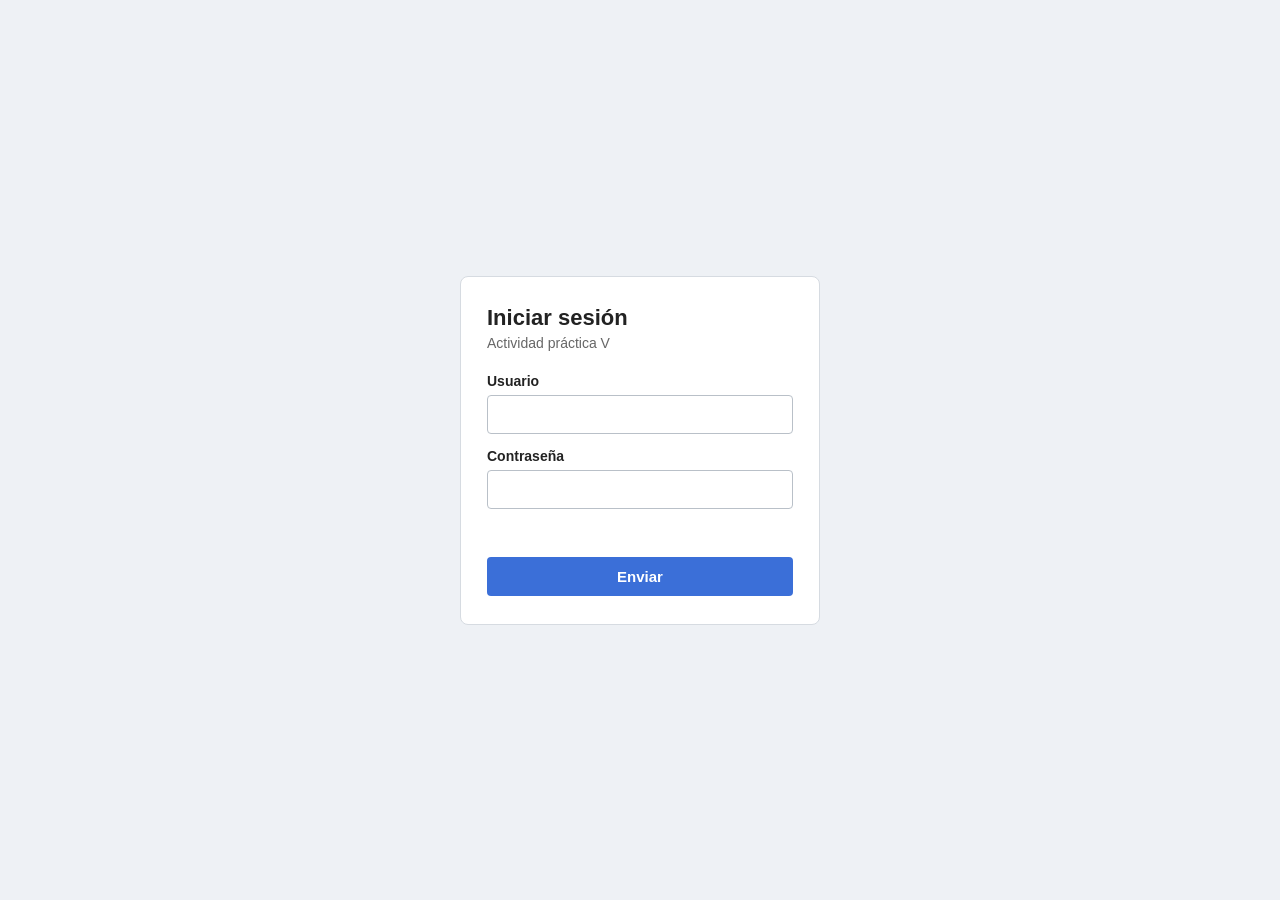
<file: actividad-login/index.html>
<!DOCTYPE html>
<html lang="es">
<head>
  <meta charset="UTF-8">
  <meta name="viewport" content="width=device-width, initial-scale=1.0">
  <meta name="robots" content="noindex">
  <title>Iniciar sesión · Actividad práctica V</title>
  <link rel="stylesheet" href="css/estilos.css">
</head>
<body>
  <main class="tarjeta">
    <h1>Iniciar sesión</h1>
    <p class="sub">Actividad práctica V</p>

    <form id="formLogin" novalidate>
      <label for="usuario">Usuario</label>
      <input type="text" id="usuario" name="usuario" autocomplete="username" required>

      <label for="contrasena">Contraseña</label>
      <input type="password" id="contrasena" name="contrasena" autocomplete="current-password" required>

      <p id="mensaje" class="mensaje" role="alert"></p>

      <button type="submit" id="enviar">Enviar</button>
    </form>
  </main>

  <script type="module">
    import { validarUsuario } from './js/conexion.js';

    const form = document.getElementById('formLogin');
    const mensaje = document.getElementById('mensaje');
    const boton = document.getElementById('enviar');

    form.addEventListener('submit', async (e) => {
      e.preventDefault();
      const usuario = form.usuario.value.trim();
      const contrasena = form.contrasena.value;
      mensaje.textContent = '';

      if (!usuario || !contrasena) {
        mensaje.textContent = 'Escribe el usuario y la contraseña.';
        return;
      }

      boton.disabled = true;
      boton.textContent = 'Validando...';
      try {
        const encontrado = await validarUsuario(usuario, contrasena);
        if (encontrado) {
          sessionStorage.setItem('usuario', encontrado);
          location.href = 'bienvenida.html';
        } else {
          mensaje.textContent = 'Usuario inválido';
          form.contrasena.value = '';
          form.contrasena.focus();
        }
      } catch (err) {
        mensaje.textContent = 'No se pudo conectar a la base de datos. ' + err.message;
      } finally {
        boton.disabled = false;
        boton.textContent = 'Enviar';
      }
    });
  </script>
</body>
</html>
</file>
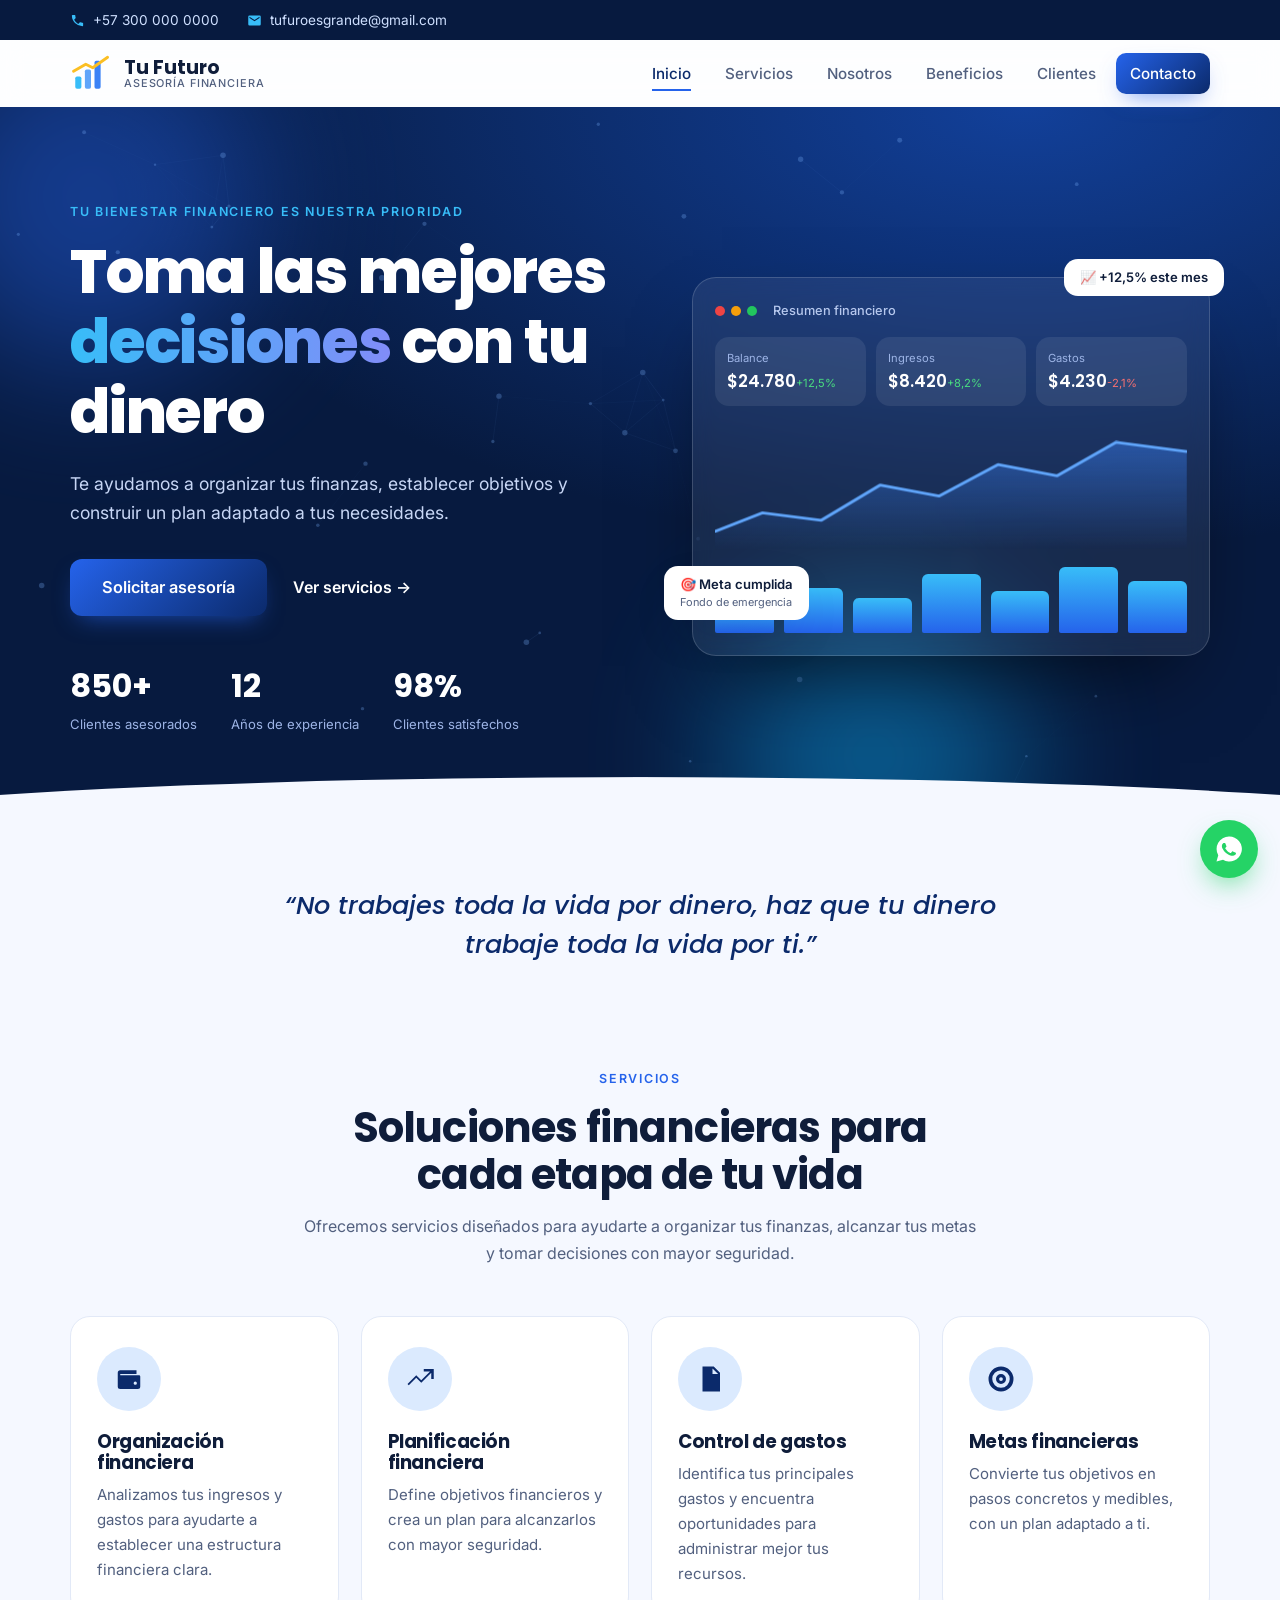
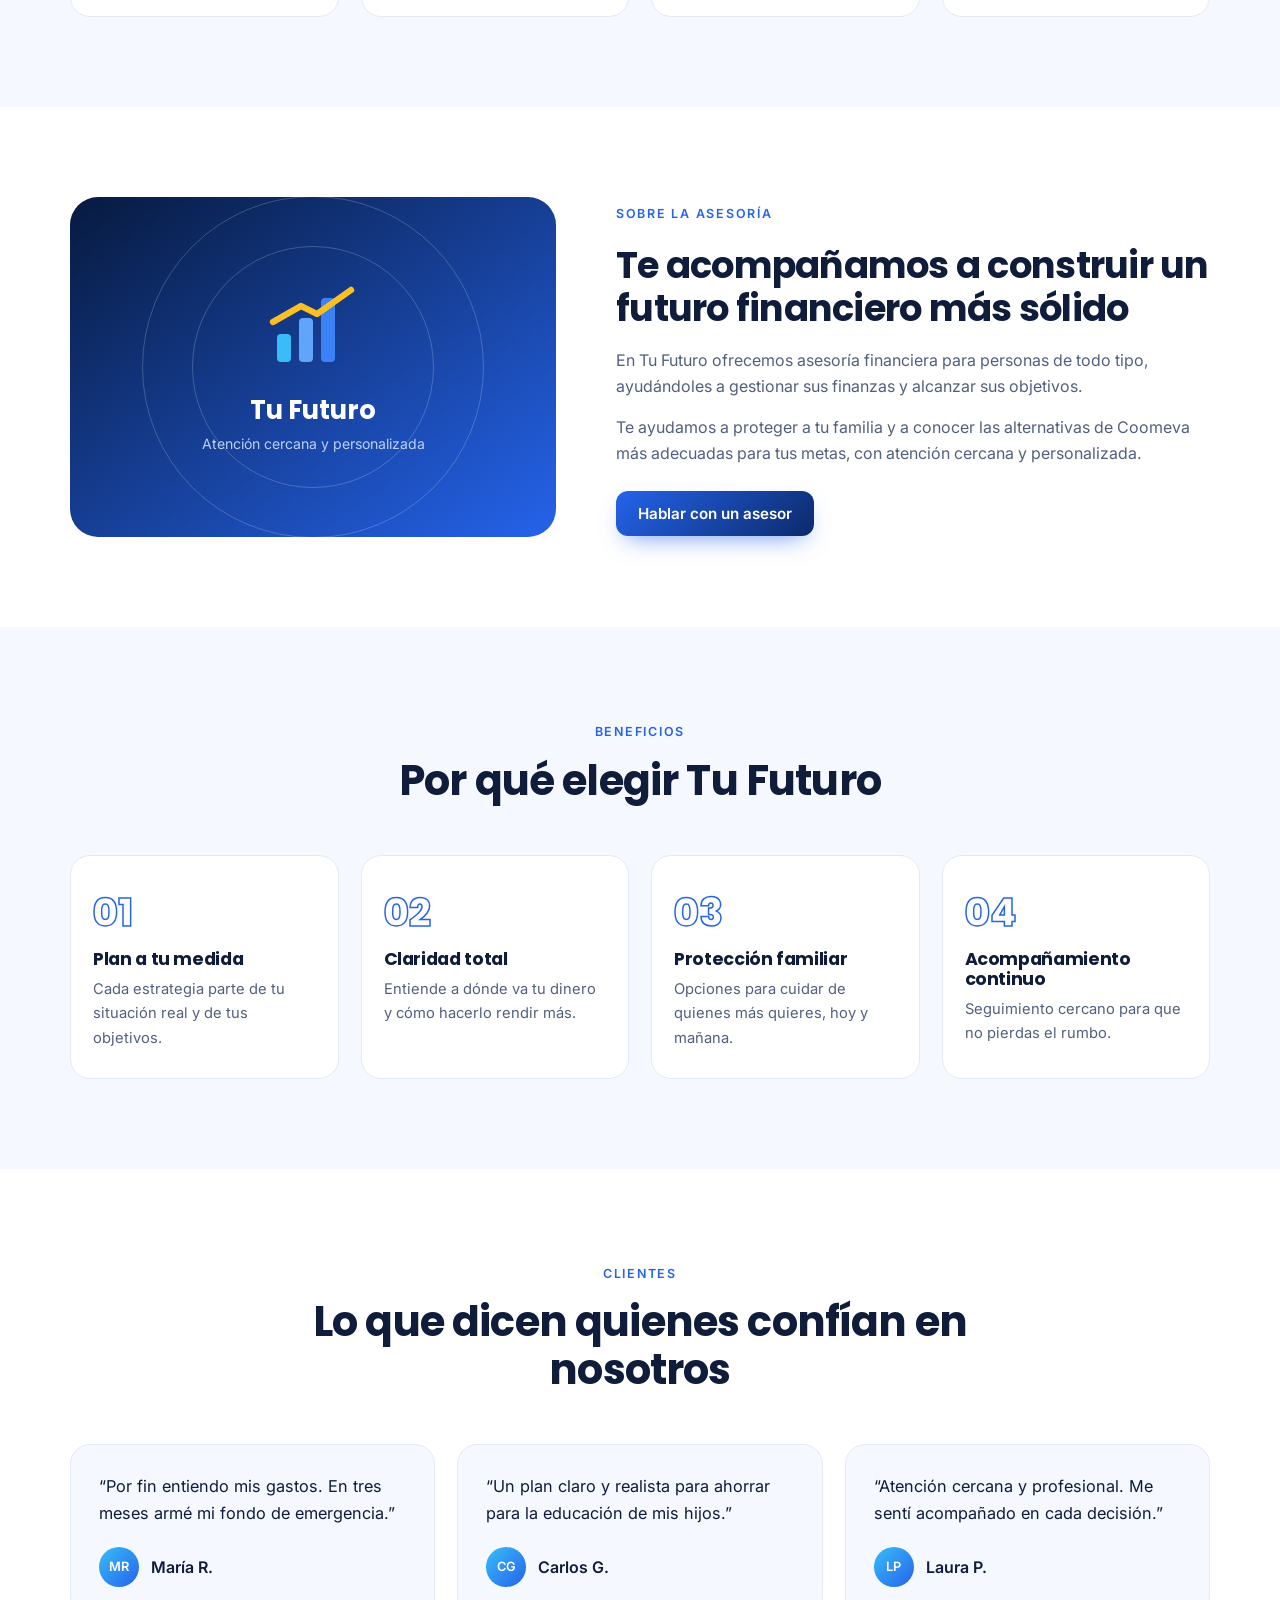
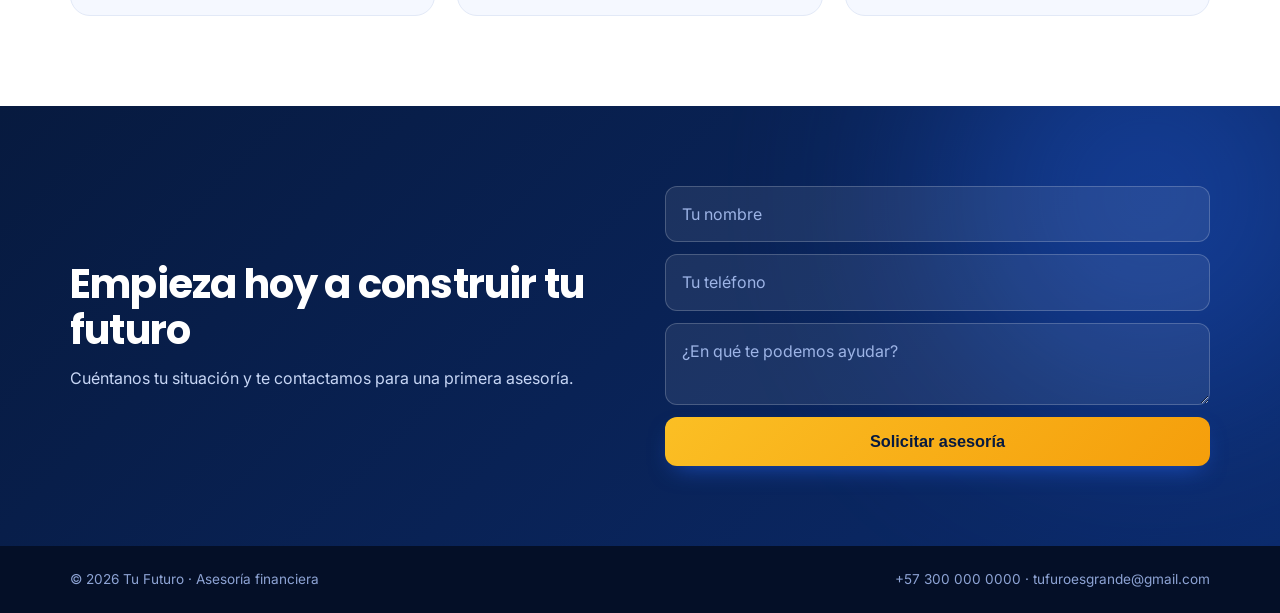
<file: asesores-financieros/index.html>
<!DOCTYPE html>
<html lang="es">
<head>
  <meta charset="UTF-8">
  <meta name="viewport" content="width=device-width, initial-scale=1.0">
  <title>Tu Futuro | Asesoría financiera</title>
  <meta name="description" content="Asesoría financiera personalizada: organización, planificación, control de gastos y metas. Tu bienestar financiero es nuestra prioridad.">
  <link rel="preconnect" href="https://fonts.googleapis.com">
  <link rel="preconnect" href="https://fonts.gstatic.com" crossorigin>
  <link href="https://fonts.googleapis.com/css2?family=Inter:wght@300;400;500;600&family=Poppins:wght@500;600;700;800&display=swap" rel="stylesheet">
  <link rel="stylesheet" href="styles.css">
</head>
<body>

  <div class="topbar">
    <div class="container topbar-inner">
      <a href="tel:+573000000000">
        <svg viewBox="0 0 24 24" aria-hidden="true"><path d="M6.6 10.8a15 15 0 006.6 6.6l2.2-2.2a1 1 0 011-.25 11.4 11.4 0 003.6.57 1 1 0 011 1V20a1 1 0 01-1 1A17 17 0 013 4a1 1 0 011-1h3.5a1 1 0 011 1c0 1.25.2 2.45.57 3.57a1 1 0 01-.25 1z"/></svg>
        +57 300 000 0000
      </a>
      <a href="mailto:tufuroesgrande@gmail.com">
        <svg viewBox="0 0 24 24" aria-hidden="true"><path d="M20 4H4a2 2 0 00-2 2v12a2 2 0 002 2h16a2 2 0 002-2V6a2 2 0 00-2-2zm0 4l-8 5-8-5V6l8 5 8-5z"/></svg>
        tufuroesgrande@gmail.com
      </a>
    </div>
  </div>

  <header class="header">
    <div class="container header-inner">
      <a href="#inicio" class="logo">
        <svg viewBox="0 0 48 48" aria-hidden="true">
          <rect x="6" y="28" width="7" height="14" rx="2" fill="#38bdf8"/>
          <rect x="17" y="20" width="7" height="22" rx="2" fill="#60a5fa"/>
          <rect x="28" y="10" width="7" height="32" rx="2" fill="#3b82f6"/>
          <path d="M4 22l14-8 8 4 17-12" fill="none" stroke="#fbbf24" stroke-width="3.2" stroke-linecap="round" stroke-linejoin="round"/>
        </svg>
        <span>Tu Futuro<small>Asesoría financiera</small></span>
      </a>
      <button class="menu-toggle" aria-label="Abrir menú"><span></span><span></span><span></span></button>
      <nav class="nav">
        <a href="#inicio" class="active">Inicio</a>
        <a href="#servicios">Servicios</a>
        <a href="#nosotros">Nosotros</a>
        <a href="#beneficios">Beneficios</a>
        <a href="#clientes">Clientes</a>
        <a href="#contacto" class="btn">Contacto</a>
      </nav>
    </div>
  </header>

  <main>
    <!-- HERO -->
    <section class="hero" id="inicio">
      <div class="blob b1"></div><div class="blob b2"></div>
      <canvas id="bg-chart" aria-hidden="true"></canvas>
      <div class="container hero-grid">
        <div class="hero-text">
          <span class="eyebrow reveal">Tu bienestar financiero es nuestra prioridad</span>
          <h1 class="reveal d1">Toma las mejores <em>decisiones</em> con tu dinero</h1>
          <p class="reveal d2">Te ayudamos a organizar tus finanzas, establecer objetivos y construir un plan adaptado a tus necesidades.</p>
          <div class="hero-cta reveal d3">
            <a href="#contacto" class="btn btn-lg">Solicitar asesoría</a>
            <a href="#servicios" class="btn-ghost">Ver servicios →</a>
          </div>
          <ul class="hero-stats reveal d4">
            <li><strong data-count="850" data-suffix="+">0</strong><span>Clientes asesorados</span></li>
            <li><strong data-count="12" data-suffix="">0</strong><span>Años de experiencia</span></li>
            <li><strong data-count="98" data-suffix="%">0</strong><span>Clientes satisfechos</span></li>
          </ul>
        </div>

        <div class="hero-visual reveal d2">
          <div class="dash">
            <div class="dash-head"><span></span><span></span><span></span><b>Resumen financiero</b></div>
            <div class="dash-kpis">
              <div><small>Balance</small><strong>$24.780</strong><i class="up">+12,5%</i></div>
              <div><small>Ingresos</small><strong>$8.420</strong><i class="up">+8,2%</i></div>
              <div><small>Gastos</small><strong>$4.230</strong><i class="down">-2,1%</i></div>
            </div>
            <svg class="dash-line" viewBox="0 0 400 140" preserveAspectRatio="none" aria-hidden="true">
              <defs><linearGradient id="g" x1="0" y1="0" x2="0" y2="1"><stop offset="0" stop-color="#3b82f6" stop-opacity=".45"/><stop offset="1" stop-color="#3b82f6" stop-opacity="0"/></linearGradient></defs>
              <path class="area" d="M0 120 L40 100 L90 108 L140 70 L190 82 L240 48 L290 60 L340 24 L400 34 L400 140 L0 140Z" fill="url(#g)"/>
              <path class="line" d="M0 120 L40 100 L90 108 L140 70 L190 82 L240 48 L290 60 L340 24 L400 34" fill="none" stroke="#60a5fa" stroke-width="3" stroke-linecap="round" stroke-linejoin="round"/>
            </svg>
            <div class="dash-bars"><i style="--h:40%"></i><i style="--h:65%"></i><i style="--h:50%"></i><i style="--h:85%"></i><i style="--h:60%"></i><i style="--h:95%"></i><i style="--h:75%"></i></div>
          </div>
          <div class="chip chip1"><span>🎯</span> Meta cumplida<br><small>Fondo de emergencia</small></div>
          <div class="chip chip2"><span>📈</span> +12,5% este mes</div>
        </div>
      </div>
    </section>

    <!-- QUOTE -->
    <section class="quote">
      <div class="container reveal">
        <p>“No trabajes toda la vida por dinero, haz que tu dinero trabaje toda la vida por ti.”</p>
      </div>
    </section>

    <!-- SERVICIOS -->
    <section class="section" id="servicios">
      <div class="container">
        <div class="section-head reveal">
          <span class="eyebrow">Servicios</span>
          <h2>Soluciones financieras para cada etapa de tu vida</h2>
          <p>Ofrecemos servicios diseñados para ayudarte a organizar tus finanzas, alcanzar tus metas y tomar decisiones con mayor seguridad.</p>
        </div>
        <div class="cards">
          <article class="card reveal">
            <div class="icon"><svg viewBox="0 0 24 24"><path d="M3 7a2 2 0 012-2h13v3H5v1h15a1 1 0 011 1v8a2 2 0 01-2 2H5a2 2 0 01-2-2V7zm14 7a1.3 1.3 0 100 2.6 1.3 1.3 0 000-2.6z"/></svg></div>
            <h3>Organización financiera</h3>
            <p>Analizamos tus ingresos y gastos para ayudarte a establecer una estructura financiera clara.</p>
          </article>
          <article class="card reveal d1">
            <div class="icon"><svg viewBox="0 0 24 24"><path d="M3 17l6-6 4 4 8-8v5h2V4h-8v2h5l-7 7-4-4-7 7z"/></svg></div>
            <h3>Planificación financiera</h3>
            <p>Define objetivos financieros y crea un plan para alcanzarlos con mayor seguridad.</p>
          </article>
          <article class="card reveal d2">
            <div class="icon"><svg viewBox="0 0 24 24"><path d="M6 2h9l5 5v15H6V2zm8 1.5V8h4.5L14 3.5zM9 12h8v1.6H9V12zm0 3.5h8V17H9v-1.5z"/></svg></div>
            <h3>Control de gastos</h3>
            <p>Identifica tus principales gastos y encuentra oportunidades para administrar mejor tus recursos.</p>
          </article>
          <article class="card reveal d3">
            <div class="icon"><svg viewBox="0 0 24 24"><path d="M12 2a10 10 0 100 20 10 10 0 000-20zm0 3a7 7 0 110 14 7 7 0 010-14zm0 3a4 4 0 100 8 4 4 0 000-8zm0 2.5a1.5 1.5 0 110 3 1.5 1.5 0 010-3z"/></svg></div>
            <h3>Metas financieras</h3>
            <p>Convierte tus objetivos en pasos concretos y medibles, con un plan adaptado a ti.</p>
          </article>
        </div>
      </div>
    </section>

    <!-- NOSOTROS -->
    <section class="section alt" id="nosotros">
      <div class="container about">
        <div class="about-media reveal">
          <div class="about-card">
            <svg viewBox="0 0 48 48" aria-hidden="true">
              <rect x="6" y="28" width="7" height="14" rx="2" fill="#38bdf8"/>
              <rect x="17" y="20" width="7" height="22" rx="2" fill="#60a5fa"/>
              <rect x="28" y="10" width="7" height="32" rx="2" fill="#3b82f6"/>
              <path d="M4 22l14-8 8 4 17-12" fill="none" stroke="#fbbf24" stroke-width="3.2" stroke-linecap="round" stroke-linejoin="round"/>
            </svg>
            <strong>Tu Futuro</strong>
            <span>Atención cercana y personalizada</span>
          </div>
        </div>
        <div class="about-text reveal d1">
          <span class="eyebrow">Sobre la asesoría</span>
          <h2>Te acompañamos a construir un futuro financiero más sólido</h2>
          <p>En Tu Futuro ofrecemos asesoría financiera para personas de todo tipo, ayudándoles a gestionar sus finanzas y alcanzar sus objetivos.</p>
          <p>Te ayudamos a proteger a tu familia y a conocer las alternativas de Coomeva más adecuadas para tus metas, con atención cercana y personalizada.</p>
          <a href="#contacto" class="btn">Hablar con un asesor</a>
        </div>
      </div>
    </section>

    <!-- BENEFICIOS -->
    <section class="section" id="beneficios">
      <div class="container">
        <div class="section-head reveal">
          <span class="eyebrow">Beneficios</span>
          <h2>Por qué elegir Tu Futuro</h2>
        </div>
        <div class="benefits">
          <div class="benefit reveal"><b>01</b><h3>Plan a tu medida</h3><p>Cada estrategia parte de tu situación real y de tus objetivos.</p></div>
          <div class="benefit reveal d1"><b>02</b><h3>Claridad total</h3><p>Entiende a dónde va tu dinero y cómo hacerlo rendir más.</p></div>
          <div class="benefit reveal d2"><b>03</b><h3>Protección familiar</h3><p>Opciones para cuidar de quienes más quieres, hoy y mañana.</p></div>
          <div class="benefit reveal d3"><b>04</b><h3>Acompañamiento continuo</h3><p>Seguimiento cercano para que no pierdas el rumbo.</p></div>
        </div>
      </div>
    </section>

    <!-- CLIENTES -->
    <section class="section alt" id="clientes">
      <div class="container">
        <div class="section-head reveal">
          <span class="eyebrow">Clientes</span>
          <h2>Lo que dicen quienes confían en nosotros</h2>
        </div>
        <div class="testimonials">
          <figure class="reveal"><blockquote>“Por fin entiendo mis gastos. En tres meses armé mi fondo de emergencia.”</blockquote><figcaption><span>MR</span>María R.</figcaption></figure>
          <figure class="reveal d1"><blockquote>“Un plan claro y realista para ahorrar para la educación de mis hijos.”</blockquote><figcaption><span>CG</span>Carlos G.</figcaption></figure>
          <figure class="reveal d2"><blockquote>“Atención cercana y profesional. Me sentí acompañado en cada decisión.”</blockquote><figcaption><span>LP</span>Laura P.</figcaption></figure>
        </div>
      </div>
    </section>

    <!-- CTA / CONTACTO -->
    <section class="cta" id="contacto">
      <div class="container cta-inner reveal">
        <div>
          <h2>Empieza hoy a construir tu futuro</h2>
          <p>Cuéntanos tu situación y te contactamos para una primera asesoría.</p>
        </div>
        <form id="form" class="form" novalidate>
          <input name="nombre" placeholder="Tu nombre" required>
          <input name="tel" type="tel" placeholder="Tu teléfono" required>
          <textarea name="msg" rows="2" placeholder="¿En qué te podemos ayudar?"></textarea>
          <button class="btn btn-lg" type="submit">Solicitar asesoría</button>
        </form>
      </div>
    </section>
  </main>

  <footer class="footer">
    <div class="container">
      <span>© <span id="y"></span> Tu Futuro · Asesoría financiera</span>
      <span>+57 300 000 0000 · tufuroesgrande@gmail.com</span>
    </div>
  </footer>

  <a class="wa" id="wa" href="#" target="_blank" rel="noopener" aria-label="WhatsApp">
    <svg viewBox="0 0 24 24"><path d="M12 2a10 10 0 00-8.6 15L2 22l5.2-1.4A10 10 0 1012 2zm5.2 14.2c-.2.6-1.3 1.2-1.8 1.2-.5.1-1 .2-3.3-.7-2.8-1.2-4.6-4-4.7-4.2-.1-.2-1.1-1.5-1.1-2.8s.7-2 1-2.3c.2-.3.5-.3.7-.3h.5c.2 0 .4 0 .6.5l.8 2c.1.2.1.3 0 .5l-.3.5-.4.4c-.1.2-.3.3-.1.6.2.3.8 1.3 1.7 2.1 1.1 1 2 1.3 2.3 1.4.3.1.4.1.6-.1l.8-1c.2-.3.4-.2.6-.1l1.9.9c.3.1.5.2.5.3.1.2.1.8-.1 1.4z"/></svg>
  </a>

  <script src="script.js"></script>
</body>
</html>
</file>
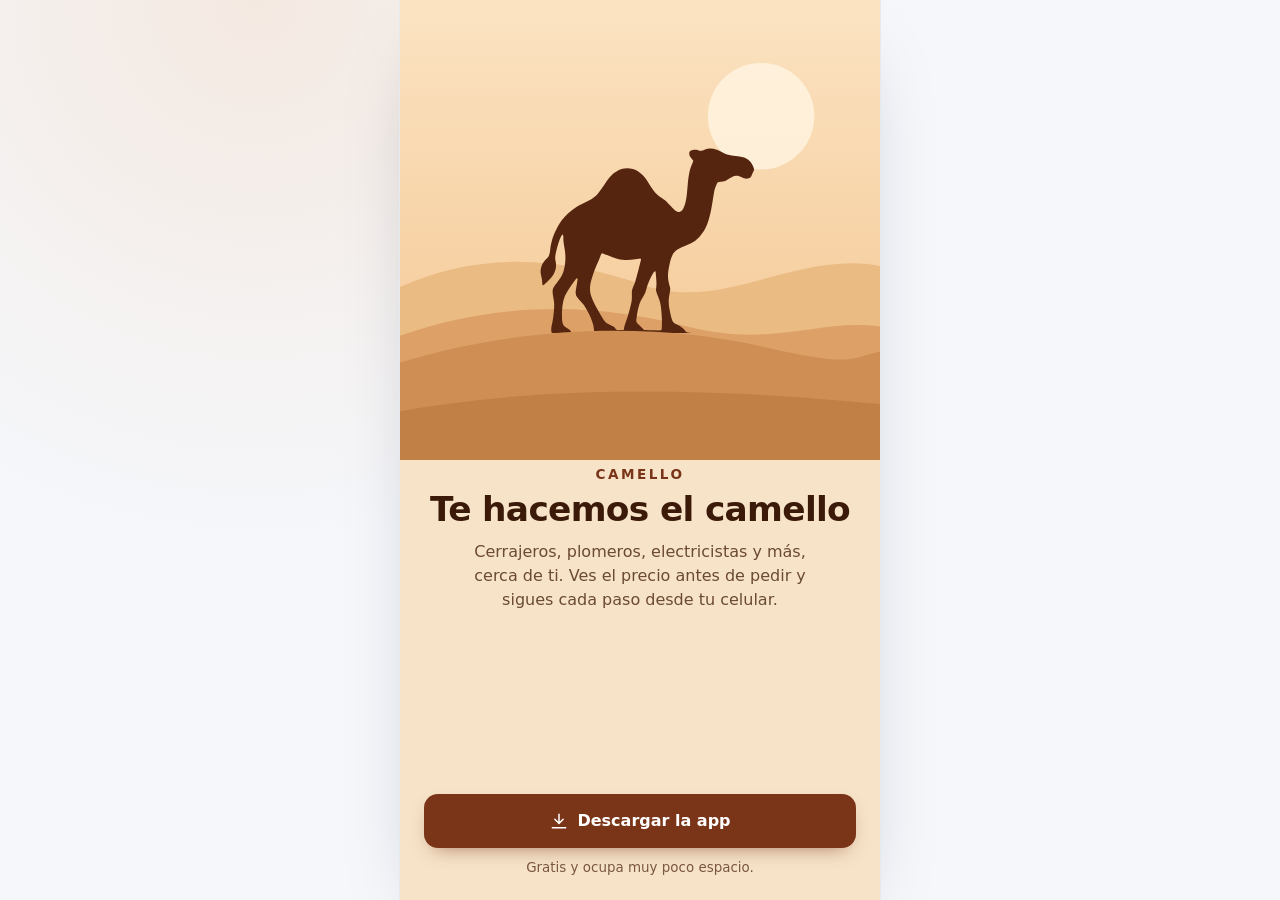
<file: camello/index.html>
<!DOCTYPE html>
<html lang="es">
<head>
  <meta charset="UTF-8">
  <meta name="viewport" content="width=device-width, initial-scale=1, viewport-fit=cut">
  <title>Camello · Servicios a domicilio</title>
  <meta name="description" content="Camello: pide un cerrajero, plomero, electricista y más. Ves el precio antes de pedir y sigues cada paso del servicio.">
  <meta name="theme-color" content="#f5efe8">
  <!-- Seguridad: solo se cargan recursos del propio sitio; nada de scripts externos ni en línea -->
  <meta http-equiv="Content-Security-Policy" content="default-src 'self'; script-src 'self'; style-src 'self' 'unsafe-inline'; img-src 'self' data: https://tile.openstreetmap.org; connect-src 'self' https://sqjjxpxbqtwsejgjfojq.supabase.co wss://sqjjxpxbqtwsejgjfojq.supabase.co https://photon.komoot.io https://nominatim.openstreetmap.org; font-src 'self'; manifest-src 'self'; worker-src 'self'; object-src 'none'; base-uri 'self'; form-action 'self'">
  <meta name="referrer" content="strict-origin-when-cross-origin">
  <link rel="manifest" href="manifest.webmanifest">
  <link rel="icon" href="icons/camello.svg" type="image/svg+xml">
  <link rel="icon" href="icons/icono-192.png" type="image/png" sizes="192x192">
  <link rel="apple-touch-icon" href="icons/apple-touch-icon.png">
  <meta name="apple-mobile-web-app-capable" content="yes">
  <meta name="mobile-web-app-capable" content="yes">
  <meta name="apple-mobile-web-app-status-bar-style" content="default">
  <meta name="apple-mobile-web-app-title" content="Camello">
  <link rel="stylesheet" href="css/app.css?v=24">
</head>
<body>
  <div id="app" class="app">
    <!-- Se ve solo mientras carga el JavaScript -->
    <div id="arranque" class="arranque" aria-label="Cargando">
      <span class="girador grande"></span>
    </div>
  </div>
  <noscript>
    <p class="sin-js">Camello necesita JavaScript para funcionar. Actívalo en tu navegador.</p>
  </noscript>
  <script type="module" src="js/main.js?v=24"></script>
</body>
</html>
</file>
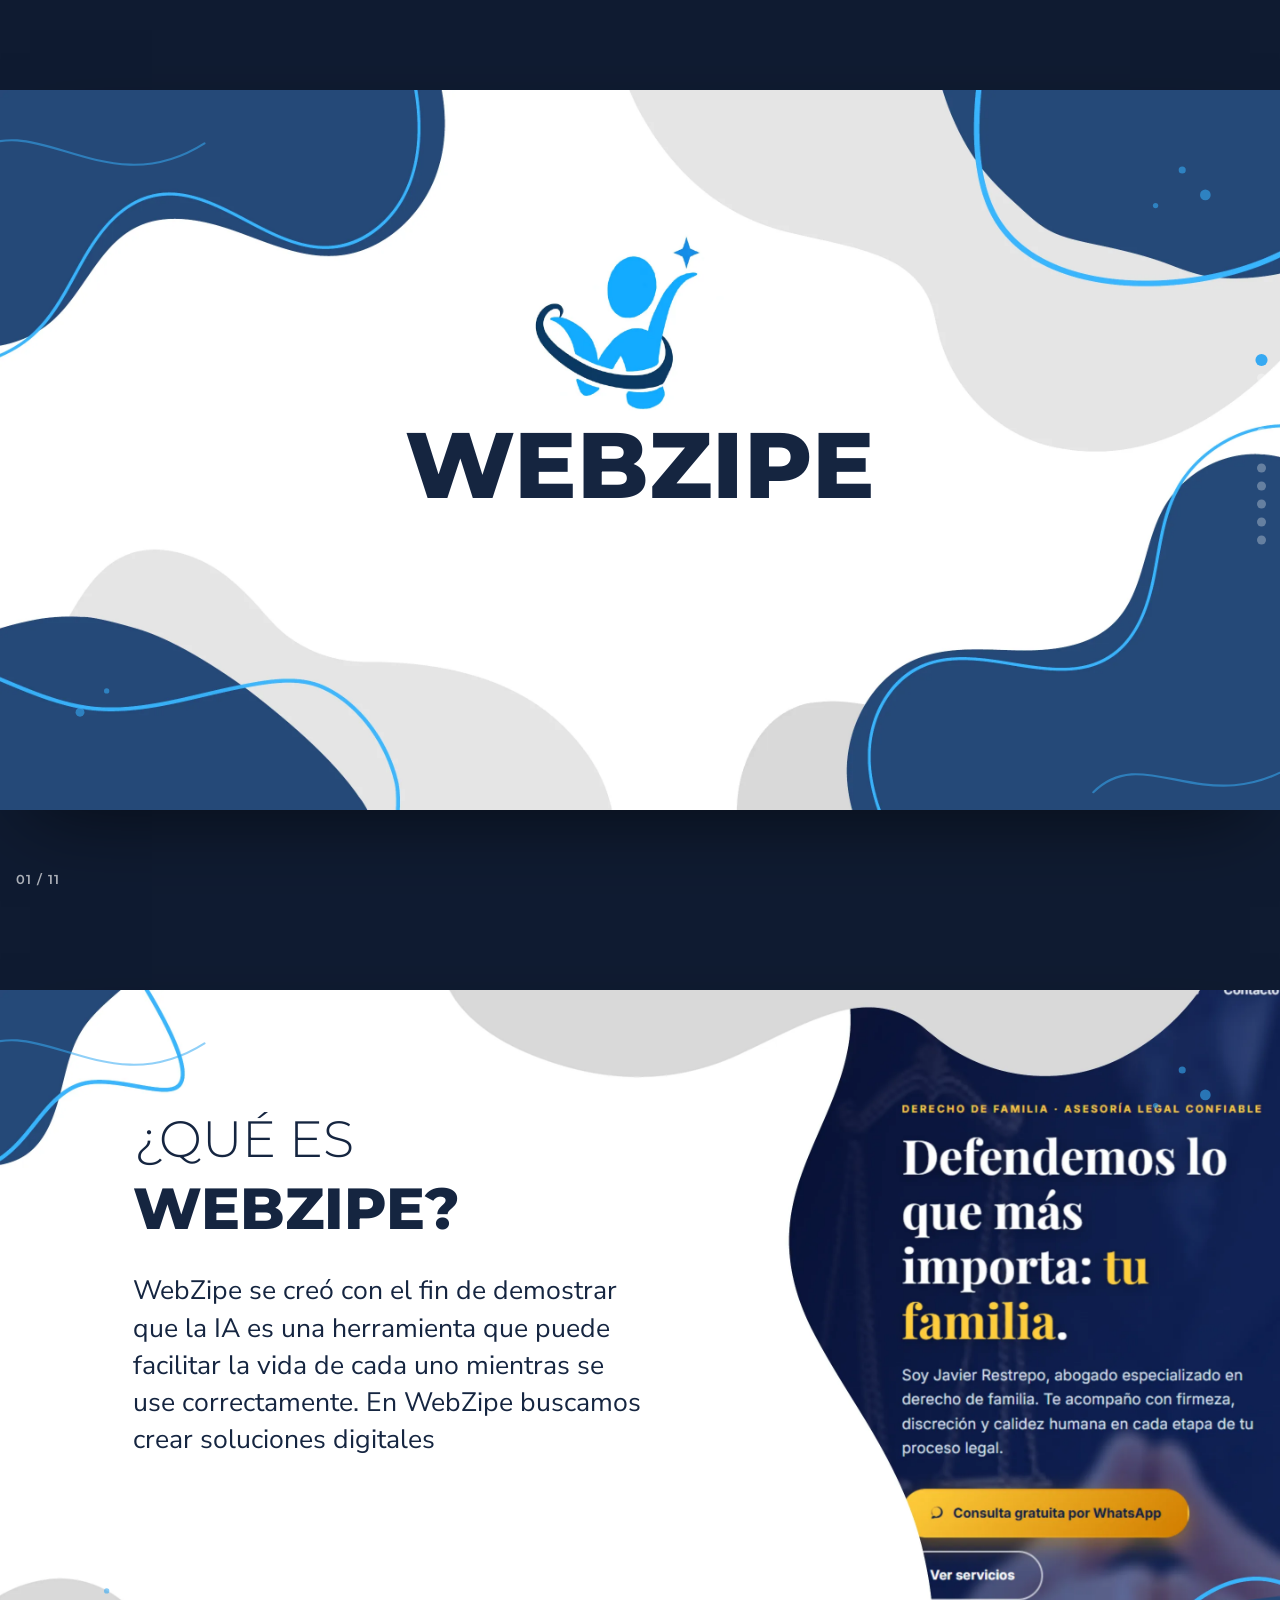
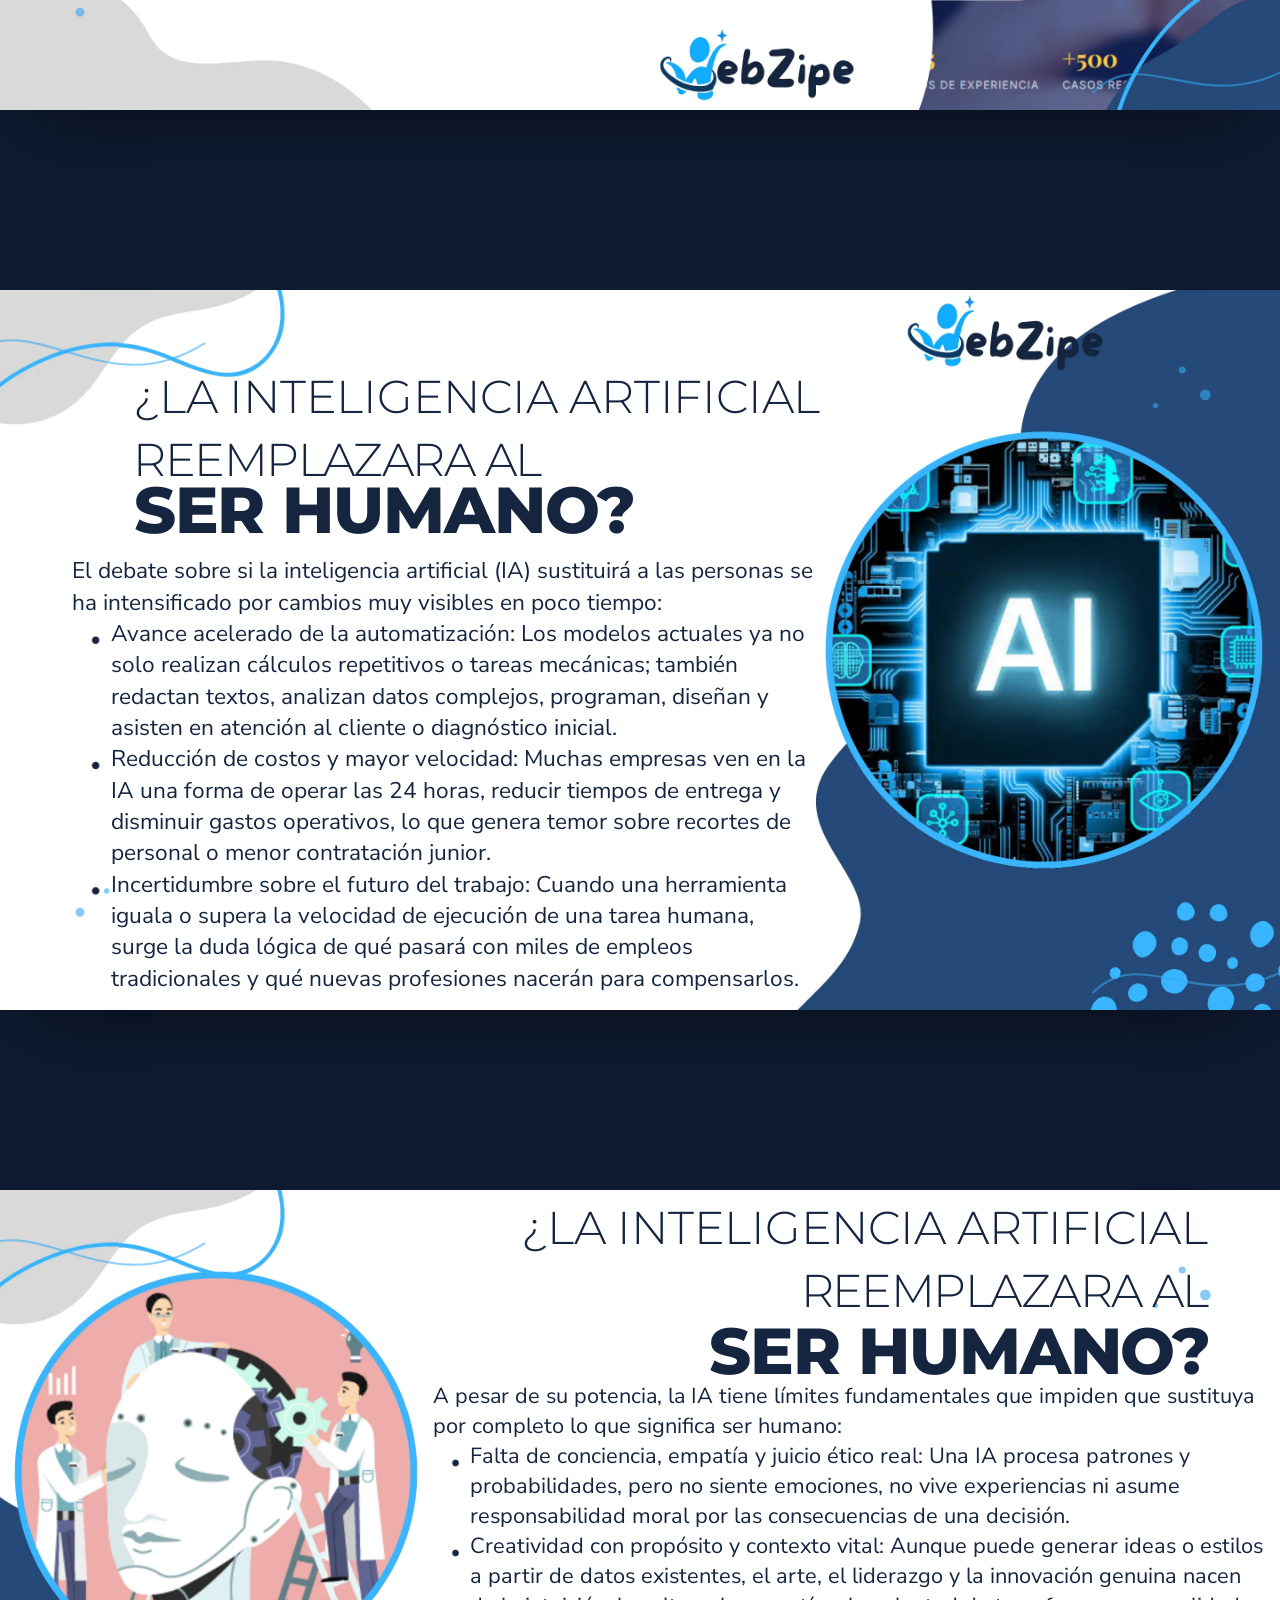
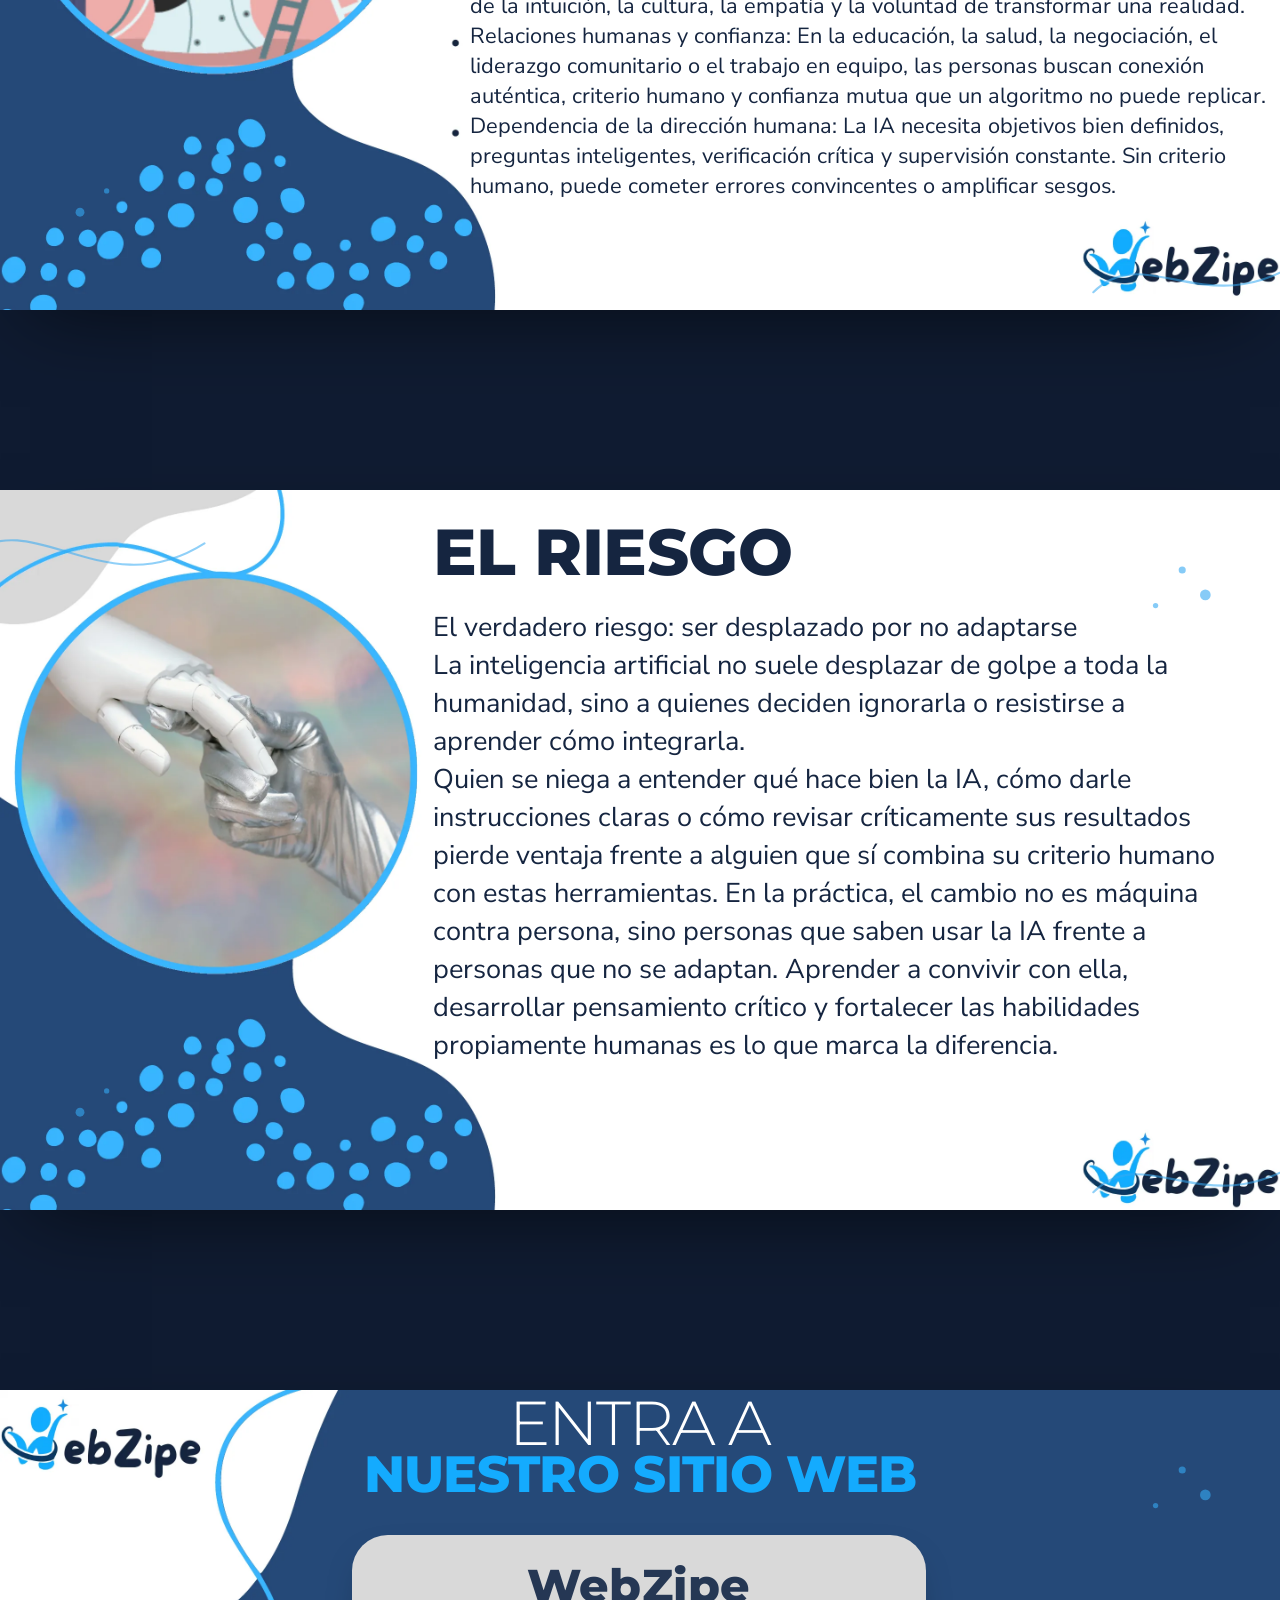
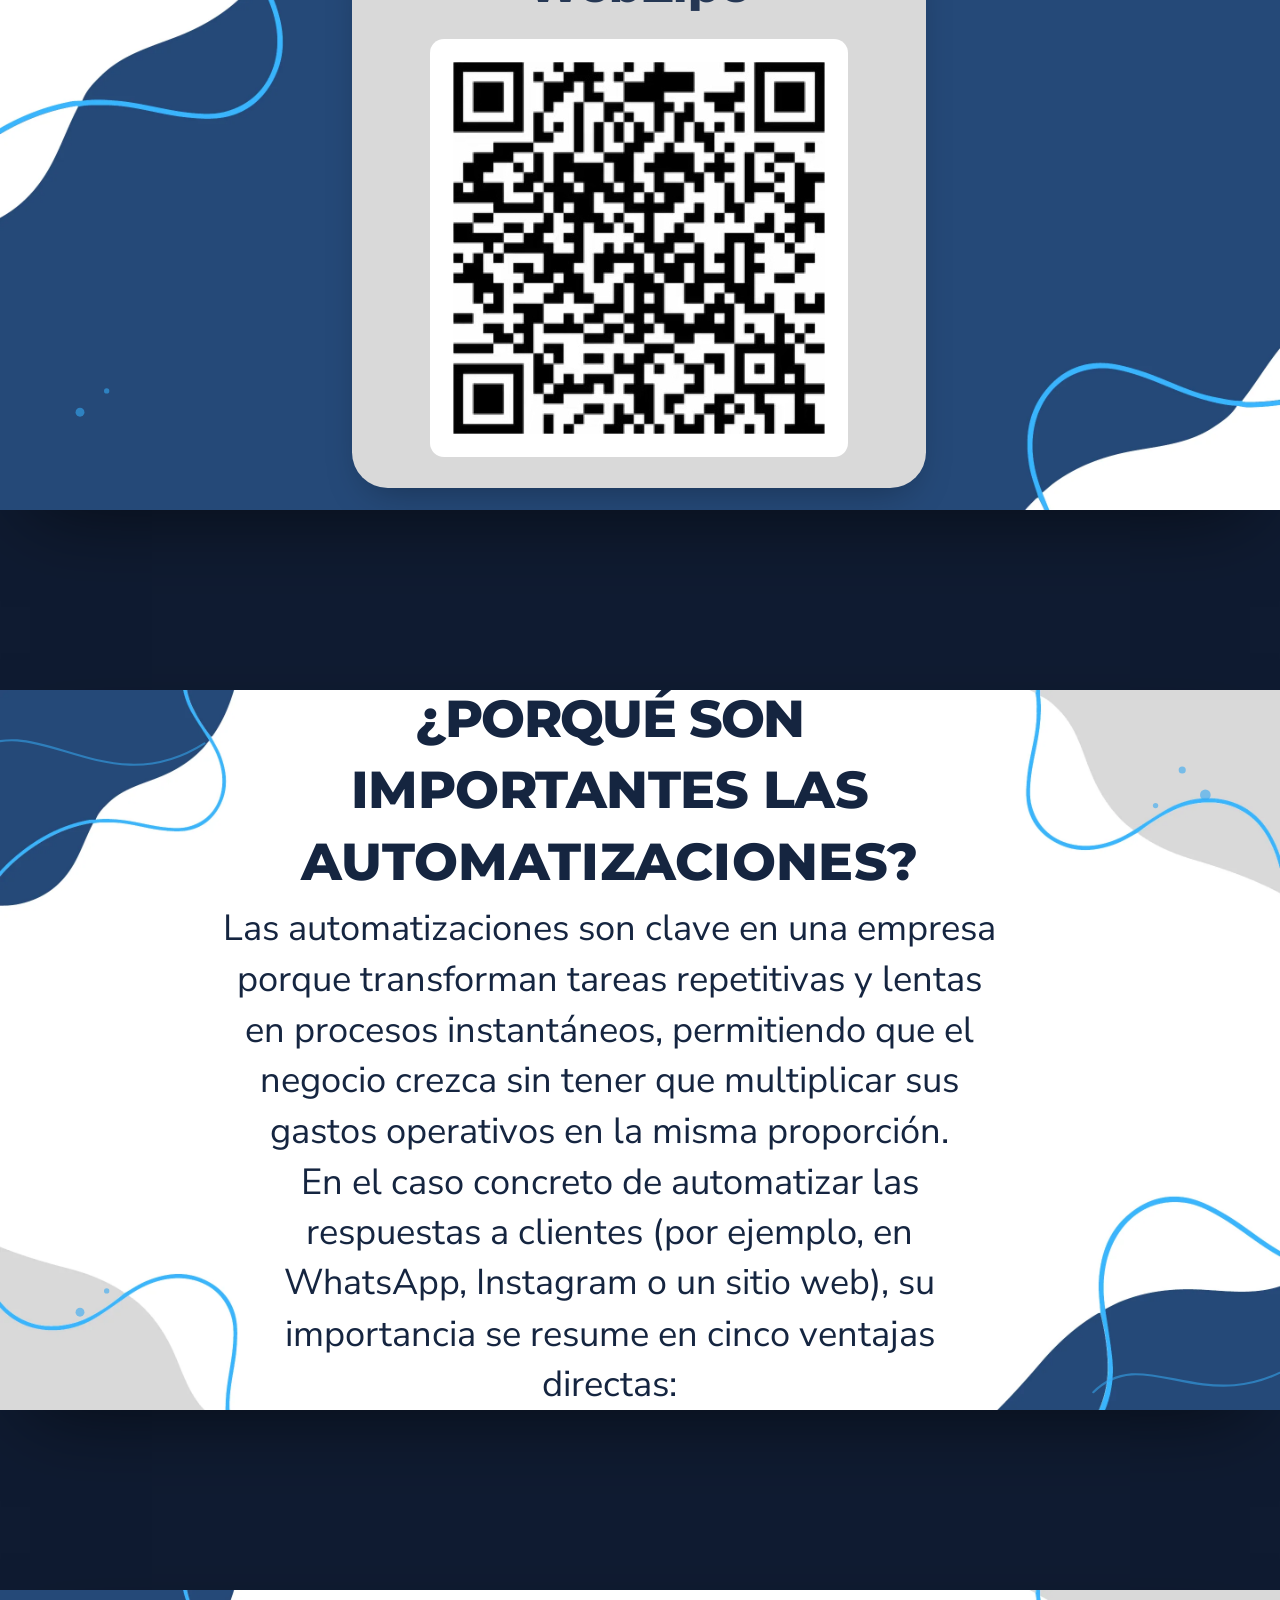
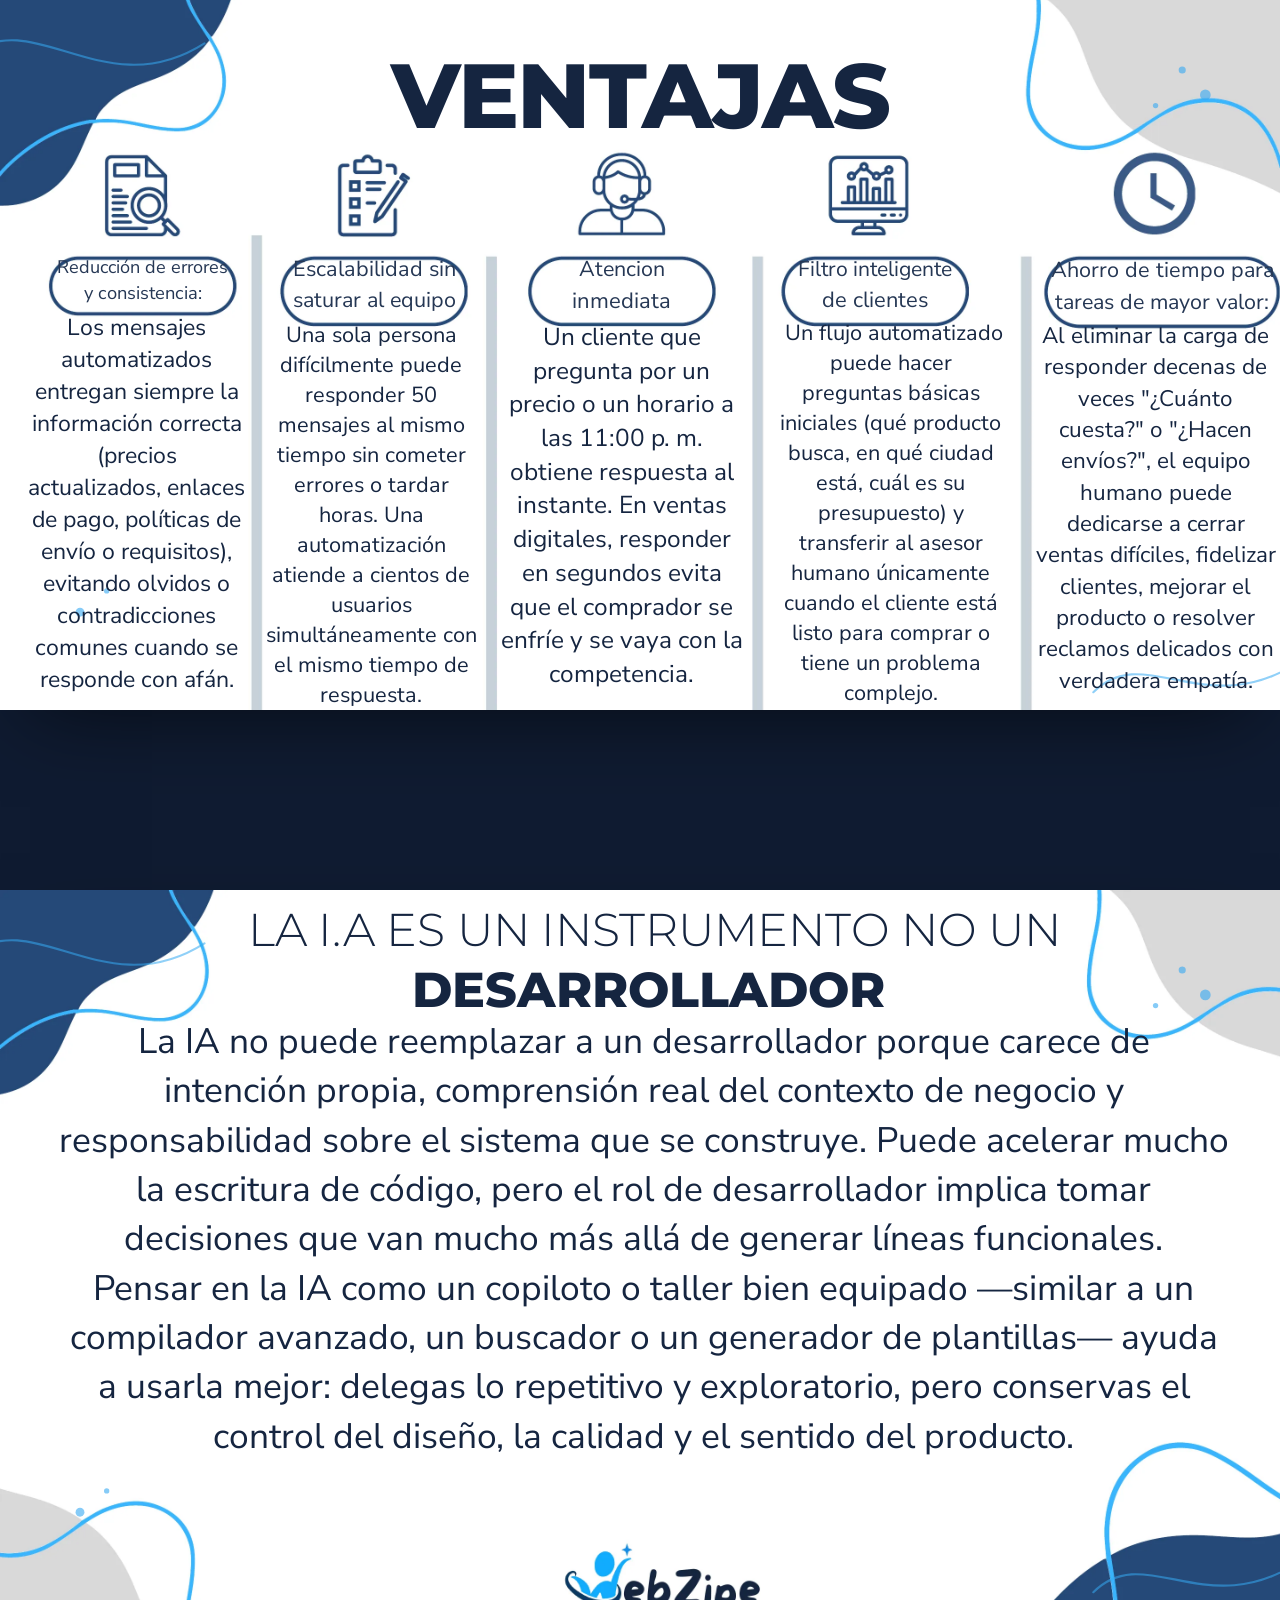
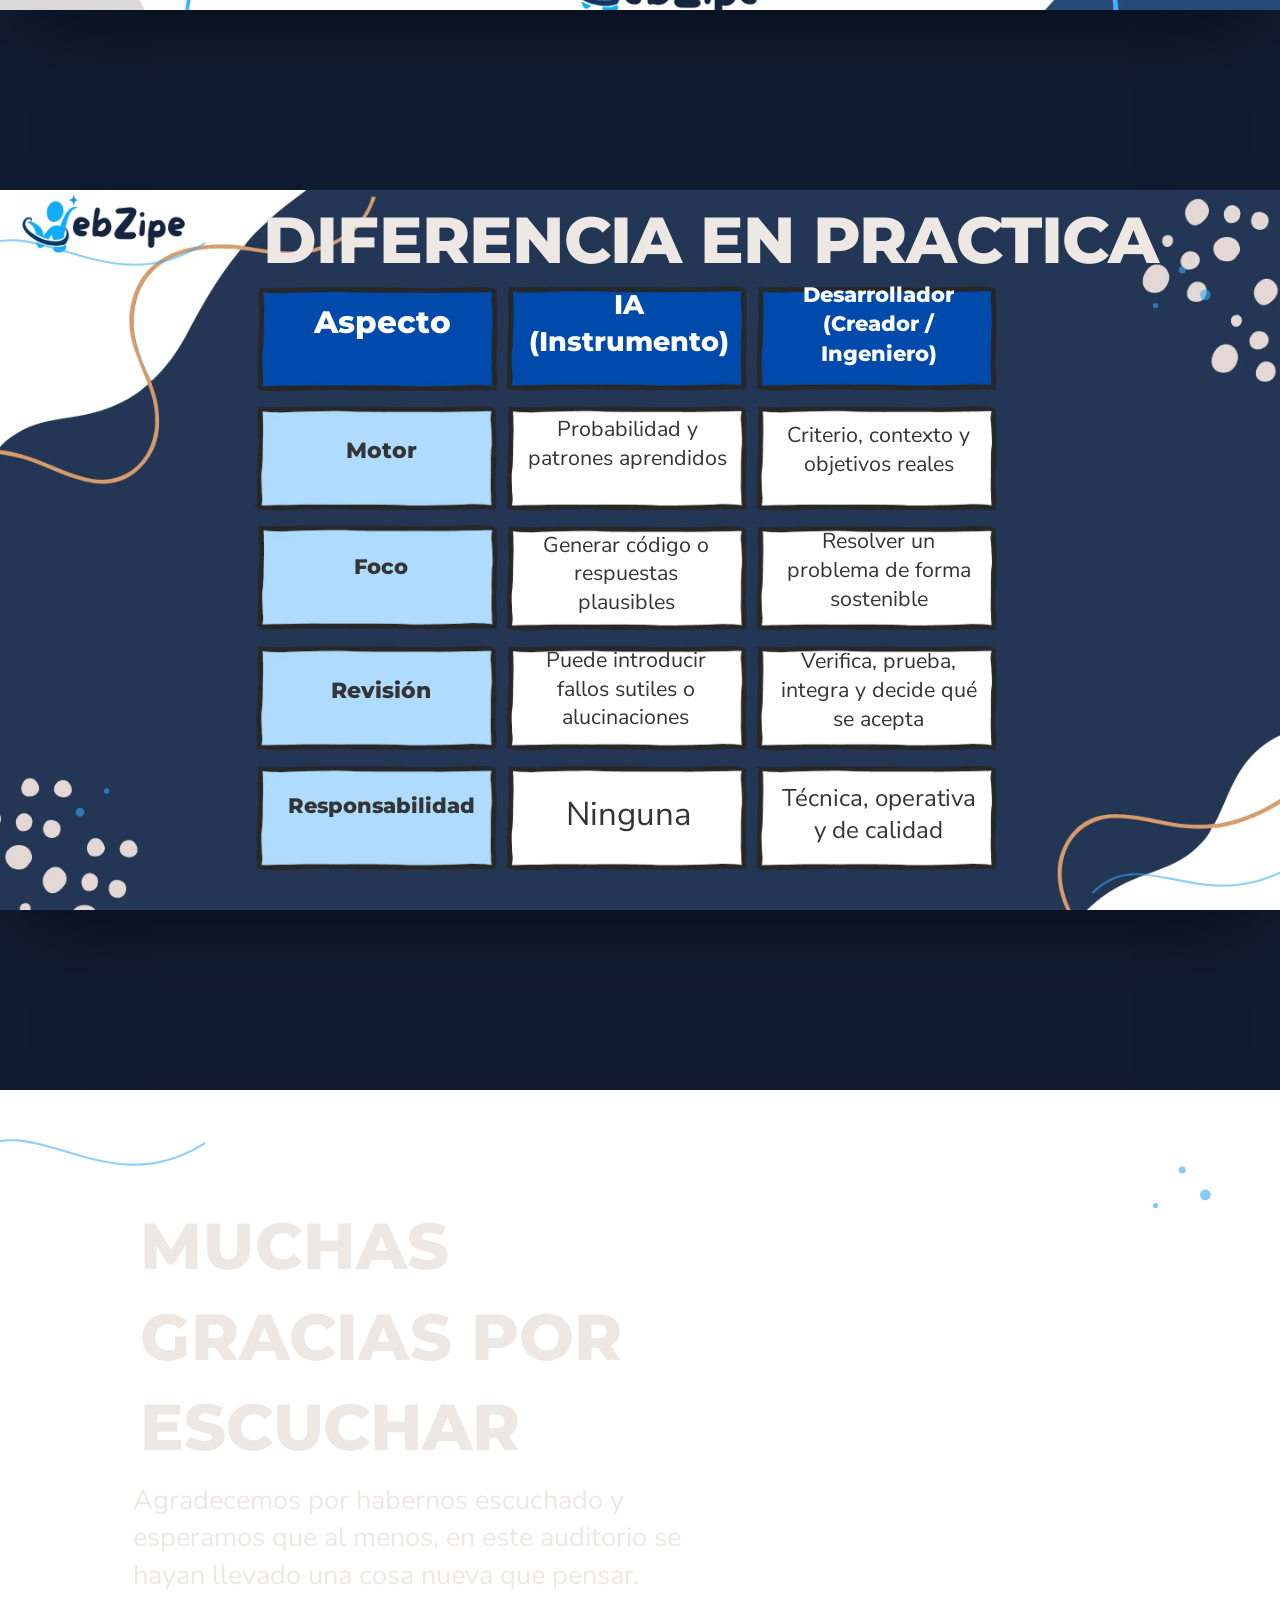
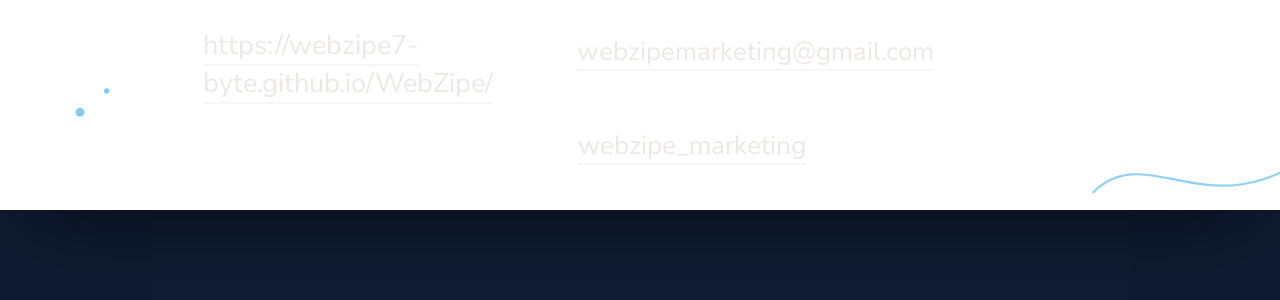
<file: charla-ia/index.html>
<!DOCTYPE html>
<html lang="es">
<head>
<meta charset="utf-8">
<meta name="viewport" content="width=device-width, initial-scale=1, viewport-fit=cover">
<title>WebZipe · ¿La inteligencia artificial reemplazará al ser humano?</title>
<meta name="description" content="Charla de WebZipe sobre la inteligencia artificial, las automatizaciones y el papel del desarrollador.">
<meta name="theme-color" content="#152540">
<link rel="preconnect" href="https://fonts.googleapis.com">
<link rel="preconnect" href="https://fonts.gstatic.com" crossorigin>
<link href="https://fonts.googleapis.com/css2?family=Montserrat:wght@300;400;700;800&family=Nunito+Sans:opsz,wght@6..12,400;6..12,600;6..12,700&display=swap" rel="stylesheet">
<style>
  * { box-sizing: border-box; margin: 0; padding: 0; }
  html { scroll-behavior: smooth; scroll-snap-type: y proximity; background: #0f1b31; }
  body { overflow-x: hidden; color: #152540; font-family: 'Nunito Sans', system-ui, sans-serif; -webkit-font-smoothing: antialiased; }

  .hoja { min-height: 100vh; min-height: 100svh; display: grid; place-items: center; scroll-snap-align: center; padding: 2vh 0; }
  .diapo {
    position: relative; width: min(100%, calc((100vh - 4vh) * 16 / 9)); aspect-ratio: 16 / 9;
    overflow: hidden; container-type: inline-size; background: #fff;
    box-shadow: 0 30px 80px -30px rgba(0,0,0,.6);
  }
  .lienzo { position: absolute; inset: 0; transform-origin: 50% 50%; }
  .fondo { position: absolute; inset: 0; width: 100%; height: 100%; display: block; user-select: none; -webkit-user-drag: none; }

  /* Texto: cada línea en su sitio original, con tipografía nueva */
  .texto { position: absolute; inset: 0; }
  .ln { position: absolute; display: flex; align-items: center; white-space: nowrap; line-height: 1; }
  .ln span { font-size: calc(var(--fs) * var(--k, 1) * 1cqw); letter-spacing: var(--ls, 0); display: inline-block; }
  .a-l { justify-content: flex-start; }
  .a-c { justify-content: center; }
  .a-r { justify-content: flex-end; }
  .f-b { font-family: 'Montserrat', sans-serif; font-weight: 800; }
  .f-h { font-family: 'Montserrat', sans-serif; font-weight: 300; }
  .f-r { font-family: 'Nunito Sans', sans-serif; font-weight: 400; }
  .ln a { color: inherit; text-decoration: none; border-bottom: .08em solid rgba(237,232,228,.4); }
  .ln a:hover { border-color: currentColor; }
  .qr { position: absolute; border-radius: 4px; }
  .qr:focus-visible, .ln a:focus-visible { outline: 3px solid #14abfe; outline-offset: 4px; }

  /* Animaciones del fondo */
  .ondas { position: absolute; inset: 0; width: 100%; height: 100%; pointer-events: none; overflow: visible; }
  .onda { fill: none; stroke: #36a9f2; stroke-width: 2.4; stroke-linecap: round; opacity: .55; stroke-dasharray: 1400; stroke-dashoffset: 1400; }
  .burbujas circle { fill: #36a9f2; opacity: .6; }
  .sin-lineas .onda { display: none; }

  /* Tarjeta del QR (diapositiva 6), con margen alrededor del código */
  .tapa { position: absolute; left: 26.9%; top: 19.6%; width: 46.2%; bottom: 0; background: #254978; }
  .tarjeta { position: absolute; left: calc(396 / 1440 * 100%); width: calc(646 / 1440 * 100%); top: calc(163 / 810 * 100%); height: calc(622 / 810 * 100%);
    background: #d9d9d9; border-radius: 2.8cqw; display: flex; flex-direction: column; align-items: center; justify-content: space-between;
    padding: 2.2cqw 0 2.4cqw; text-decoration: none; box-shadow: 0 1.2cqw 3cqw -1.2cqw rgba(0,0,0,.35); transition: transform .3s ease; }
  .tarjeta:hover { transform: translateY(-.3cqw); }
  .tarjeta-titulo { font: 800 calc(52 / 1440 * 100cqw)/1 'Montserrat', sans-serif; color: #253754; letter-spacing: .01em; }
  .tarjeta-qr { background: #fff; padding: 1.8cqw; border-radius: 1.1cqw; width: calc(470 / 1440 * 100cqw); aspect-ratio: 1; display: block; }
  .tarjeta-qr img { width: 100%; height: 100%; display: block; image-rendering: pixelated; }
  .tarjeta:focus-visible { outline: 3px solid #14abfe; outline-offset: 4px; }

  .visible .lienzo { animation: respirar 16s ease-in-out infinite alternate; }
  .visible .onda { animation: trazar 3.2s .4s cubic-bezier(.4,0,.2,1) forwards, mecer 9s 3.6s ease-in-out infinite alternate; }
  .visible .onda.o2 { animation-delay: .9s, 4.1s; }
  .visible .burbujas circle { animation: flotar 6s ease-in-out infinite alternate; }
  .visible .burbujas circle:nth-child(2n) { animation-duration: 8s; animation-delay: -2s; }
  .visible .burbujas circle:nth-child(3n) { animation-duration: 7s; animation-delay: -4s; }
  .tapa, .tarjeta { opacity: 0; transition: opacity 1s ease .2s, transform .3s ease; }
  .visible .tapa, .visible .tarjeta { opacity: 1; }
  .fondo { opacity: 0; transform: scale(1.035); transition: opacity 1s ease, transform 1.6s cubic-bezier(.2,.7,.2,1); }
  .visible .fondo { opacity: 1; transform: none; }
  .ln { opacity: 0; transform: translateY(14px); transition: opacity .7s ease var(--d), transform .8s cubic-bezier(.2,.7,.2,1) var(--d); }
  .visible .ln { opacity: 1; transform: none; }
  @keyframes respirar { from { transform: scale(1); } to { transform: scale(1.018) translateY(-.4%); } }
  @keyframes trazar { to { stroke-dashoffset: 0; } }
  @keyframes mecer { from { translate: 0 0; } to { translate: 14px -10px; } }
  @keyframes flotar { from { translate: 0 0; } to { translate: 6px -16px; } }

  /* Navegación */
  .puntos { position: fixed; right: 14px; top: 50%; transform: translateY(-50%); display: grid; gap: 9px; z-index: 5; }
  .puntos a { width: 9px; height: 9px; border-radius: 50%; background: rgba(255,255,255,.3); transition: background .3s, transform .3s; }
  .puntos a.sel { background: #36a9f2; transform: scale(1.35); }
  .contador { position: fixed; left: 16px; bottom: 14px; z-index: 5; font: 600 13px/1 'Montserrat', sans-serif; letter-spacing: .08em; color: rgba(255,255,255,.65); }

  @media (orientation: portrait) {
    .hoja { min-height: 0; padding: 10px 0; scroll-snap-align: none; }
    html { scroll-snap-type: none; }
    .diapo { width: 100%; }
    .puntos { display: none; }
  }
  @media (prefers-reduced-motion: reduce) {
    *, *::before, *::after { animation: none !important; transition: none !important; }
    .fondo, .ln { opacity: 1; transform: none; }
    .onda { stroke-dashoffset: 0; }
  }
</style>
</head>
<body>
<main>
  <section class="hoja" id="d1" aria-label="WebZipe">
    <div class="diapo o1">
      <div class="lienzo">
        <img class="fondo" src="img/01.webp" alt="" fetchpriority="high" decoding="async">
        
        <svg class="ondas" viewBox="0 0 1440 810" preserveAspectRatio="none" aria-hidden="true"><path class="onda o1" d="M-30 70 C 40 20, 120 130, 230 60"/><path class="onda o2" d="M1230 790 C 1290 730, 1360 830, 1470 750"/><g class="burbujas"><circle cx="90" cy="700" r="5"/><circle cx="120" cy="676" r="3"/><circle cx="1330" cy="90" r="4"/><circle cx="1356" cy="118" r="6"/><circle cx="1300" cy="130" r="3"/></g></svg>
        <div class="texto">
          <div class="ln f-b a-c llenar" style="left:31.691%;top:44.610%;width:36.617%;height:14.689%;--fs:8.2625;color:#152540;--d:0ms"><span>WEBZIPE</span></div>
        </div>
      </div>
    </div>
  </section>
  <section class="hoja" id="d2" aria-label="¿Qué es WebZipe?">
    <div class="diapo o2">
      <div class="lienzo">
        <img class="fondo" src="img/02.webp" alt="" loading="lazy" decoding="async">
        
        <svg class="ondas" viewBox="0 0 1440 810" preserveAspectRatio="none" aria-hidden="true"><path class="onda o1" d="M-30 70 C 40 20, 120 130, 230 60"/><path class="onda o2" d="M1230 790 C 1290 730, 1360 830, 1470 750"/><g class="burbujas"><circle cx="90" cy="700" r="5"/><circle cx="120" cy="676" r="3"/><circle cx="1330" cy="90" r="4"/><circle cx="1356" cy="118" r="6"/><circle cx="1300" cy="130" r="3"/></g></svg>
        <div class="texto">
          <div class="ln f-h a-c llenar" style="left:10.412%;top:17.042%;width:17.220%;height:7.322%;--fs:3.9486;color:#152540;--d:0ms"><span>¿QUÉ ES</span></div>
          <div class="ln f-b a-c llenar" style="left:10.412%;top:25.963%;width:25.502%;height:9.046%;--fs:5.0882;color:#152540;--d:45ms"><span>WEBZIPE?</span></div>
          <div class="ln f-r a-l" style="left:10.412%;top:39.915%;width:38.071%;height:3.697%;--fs:2.0792;color:#152540;--d:90ms"><span>WebZipe se creó con el fin de demostrar</span></div>
          <div class="ln f-r a-l" style="left:10.412%;top:45.081%;width:37.514%;height:3.697%;--fs:2.0792;color:#152540;--d:135ms"><span>que la IA es una herramienta que puede</span></div>
          <div class="ln f-r a-l" style="left:10.412%;top:50.248%;width:37.824%;height:3.697%;--fs:2.0792;color:#152540;--d:180ms"><span>facilitar la vida de cada uno mientras se</span></div>
          <div class="ln f-r a-l" style="left:10.412%;top:55.415%;width:39.788%;height:3.697%;--fs:2.0792;color:#152540;--d:225ms"><span>use correctamente. En WebZipe buscamos</span></div>
          <div class="ln f-r a-l" style="left:10.412%;top:60.582%;width:23.815%;height:3.697%;--fs:2.0792;color:#152540;--d:270ms"><span>crear soluciones digitales</span></div>
        </div>
      </div>
    </div>
  </section>
  <section class="hoja" id="d3" aria-label="¿La IA reemplazará al ser humano?">
    <div class="diapo o3">
      <div class="lienzo">
        <img class="fondo" src="img/03.webp" alt="" loading="lazy" decoding="async">
        
        <svg class="ondas" viewBox="0 0 1440 810" preserveAspectRatio="none" aria-hidden="true"><path class="onda o1" d="M-30 70 C 40 20, 120 130, 230 60"/><path class="onda o2" d="M1230 790 C 1290 730, 1360 830, 1470 750"/><g class="burbujas"><circle cx="90" cy="700" r="5"/><circle cx="120" cy="676" r="3"/><circle cx="1330" cy="90" r="4"/><circle cx="1356" cy="118" r="6"/><circle cx="1300" cy="130" r="3"/></g></svg>
        <div class="texto">
          <div class="ln f-h a-l llenar" style="left:10.412%;top:11.585%;width:53.708%;height:6.678%;--fs:3.6014;color:#152540;--d:0ms"><span>¿LA INTELIGENCIA ARTIFICIAL</span></div>
          <div class="ln f-h a-l llenar" style="left:10.412%;top:20.474%;width:31.921%;height:6.403%;--fs:3.6014;color:#152540;--d:45ms"><span>REEMPLAZARA AL</span></div>
          <div class="ln f-b a-c llenar" style="left:10.412%;top:25.963%;width:39.194%;height:9.046%;--fs:5.0882;color:#152540;--d:90ms"><span>SER HUMANO?</span></div>
          <div class="ln f-r a-l" style="left:5.625%;top:37.563%;width:58.623%;height:3.154%;--fs:1.7736;color:#152540;--d:135ms"><span>El debate sobre si la inteligencia artificial (IA) sustituirá a las personas se</span></div>
          <div class="ln f-r a-l" style="left:5.625%;top:41.914%;width:46.562%;height:3.154%;--fs:1.7736;color:#152540;--d:180ms"><span>ha intensificado por cambios muy visibles en poco tiempo:</span></div>
          <div class="ln f-r a-l" style="left:8.641%;top:46.266%;width:54.906%;height:3.154%;--fs:1.7736;color:#152540;--d:225ms"><span>Avance acelerado de la automatización: Los modelos actuales ya no</span></div>
          <div class="ln f-r a-l" style="left:8.641%;top:50.618%;width:49.714%;height:3.154%;--fs:1.7736;color:#152540;--d:270ms"><span>solo realizan cálculos repetitivos o tareas mecánicas; también</span></div>
          <div class="ln f-r a-l" style="left:8.641%;top:54.970%;width:52.093%;height:3.154%;--fs:1.7736;color:#152540;--d:315ms"><span>redactan textos, analizan datos complejos, programan, diseñan y</span></div>
          <div class="ln f-r a-l" style="left:8.641%;top:59.322%;width:40.579%;height:3.154%;--fs:1.7736;color:#152540;--d:360ms"><span>asisten en atención al cliente o diagnóstico inicial.</span></div>
          <div class="ln f-r a-l" style="left:8.641%;top:63.674%;width:54.422%;height:3.154%;--fs:1.7736;color:#152540;--d:405ms"><span>Reducción de costos y mayor velocidad: Muchas empresas ven en la</span></div>
          <div class="ln f-r a-l" style="left:8.641%;top:68.025%;width:52.978%;height:3.154%;--fs:1.7736;color:#152540;--d:450ms"><span>IA una forma de operar las 24 horas, reducir tiempos de entrega y</span></div>
          <div class="ln f-r a-l" style="left:8.641%;top:72.377%;width:53.391%;height:3.154%;--fs:1.7736;color:#152540;--d:495ms"><span>disminuir gastos operativos, lo que genera temor sobre recortes de</span></div>
          <div class="ln f-r a-l" style="left:8.641%;top:76.729%;width:29.943%;height:3.154%;--fs:1.7736;color:#152540;--d:540ms"><span>personal o menor contratación junior.</span></div>
          <div class="ln f-r a-l" style="left:8.641%;top:81.081%;width:53.457%;height:3.154%;--fs:1.7736;color:#152540;--d:585ms"><span>Incertidumbre sobre el futuro del trabajo: Cuando una herramienta</span></div>
          <div class="ln f-r a-l" style="left:8.641%;top:85.433%;width:51.660%;height:3.154%;--fs:1.7736;color:#152540;--d:630ms"><span>iguala o supera la velocidad de ejecución de una tarea humana,</span></div>
          <div class="ln f-r a-l" style="left:8.641%;top:89.785%;width:46.270%;height:3.154%;--fs:1.7736;color:#152540;--d:675ms"><span>surge la duda lógica de qué pasará con miles de empleos</span></div>
          <div class="ln f-r a-l" style="left:8.641%;top:94.137%;width:54.187%;height:3.154%;--fs:1.7736;color:#152540;--d:720ms"><span>tradicionales y qué nuevas profesiones nacerán para compensarlos.</span></div>
        </div>
      </div>
    </div>
  </section>
  <section class="hoja" id="d4" aria-label="Los límites de la IA">
    <div class="diapo o0">
      <div class="lienzo">
        <img class="fondo" src="img/04.webp" alt="" loading="lazy" decoding="async">
        
        <svg class="ondas" viewBox="0 0 1440 810" preserveAspectRatio="none" aria-hidden="true"><path class="onda o1" d="M-30 70 C 40 20, 120 130, 230 60"/><path class="onda o2" d="M1230 790 C 1290 730, 1360 830, 1470 750"/><g class="burbujas"><circle cx="90" cy="700" r="5"/><circle cx="120" cy="676" r="3"/><circle cx="1330" cy="90" r="4"/><circle cx="1356" cy="118" r="6"/><circle cx="1300" cy="130" r="3"/></g></svg>
        <div class="texto">
          <div class="ln f-h a-r llenar" style="left:40.666%;top:1.905%;width:53.708%;height:6.678%;--fs:3.6014;color:#152540;--d:0ms"><span>¿LA INTELIGENCIA ARTIFICIAL</span></div>
          <div class="ln f-h a-r llenar" style="left:62.453%;top:10.794%;width:31.921%;height:6.403%;--fs:3.6014;color:#152540;--d:45ms"><span>REEMPLAZARA AL</span></div>
          <div class="ln f-b a-c llenar" style="left:55.388%;top:17.715%;width:39.194%;height:9.046%;--fs:5.0882;color:#152540;--d:90ms"><span>SER HUMANO?</span></div>
          <div class="ln f-r a-l" style="left:33.816%;top:27.262%;width:64.178%;height:3.031%;--fs:1.7049;color:#152540;--d:135ms"><span>A pesar de su potencia, la IA tiene límites fundamentales que impiden que sustituya</span></div>
          <div class="ln f-r a-l" style="left:33.816%;top:31.428%;width:32.232%;height:3.031%;--fs:1.7049;color:#152540;--d:180ms"><span>por completo lo que significa ser humano:</span></div>
          <div class="ln f-r a-l" style="left:36.714%;top:35.595%;width:57.423%;height:3.031%;--fs:1.7049;color:#152540;--d:225ms"><span>Falta de conciencia, empatía y juicio ético real: Una IA procesa patrones y</span></div>
          <div class="ln f-r a-l" style="left:36.714%;top:39.762%;width:55.814%;height:3.031%;--fs:1.7049;color:#152540;--d:270ms"><span>probabilidades, pero no siente emociones, no vive experiencias ni asume</span></div>
          <div class="ln f-r a-l" style="left:36.714%;top:43.928%;width:47.545%;height:3.031%;--fs:1.7049;color:#152540;--d:315ms"><span>responsabilidad moral por las consecuencias de una decisión.</span></div>
          <div class="ln f-r a-l" style="left:36.714%;top:48.095%;width:62.337%;height:3.031%;--fs:1.7049;color:#152540;--d:360ms"><span>Creatividad con propósito y contexto vital: Aunque puede generar ideas o estilos</span></div>
          <div class="ln f-r a-l" style="left:36.714%;top:52.262%;width:60.788%;height:3.031%;--fs:1.7049;color:#152540;--d:405ms"><span>a partir de datos existentes, el arte, el liderazgo y la innovación genuina nacen</span></div>
          <div class="ln f-r a-l" style="left:36.714%;top:56.428%;width:61.040%;height:3.031%;--fs:1.7049;color:#152540;--d:450ms"><span>de la intuición, la cultura, la empatía y la voluntad de transformar una realidad.</span></div>
          <div class="ln f-r a-l" style="left:36.714%;top:60.595%;width:59.735%;height:3.031%;--fs:1.7049;color:#152540;--d:495ms"><span>Relaciones humanas y confianza: En la educación, la salud, la negociación, el</span></div>
          <div class="ln f-r a-l" style="left:36.714%;top:64.762%;width:58.118%;height:3.031%;--fs:1.7049;color:#152540;--d:540ms"><span>liderazgo comunitario o el trabajo en equipo, las personas buscan conexión</span></div>
          <div class="ln f-r a-l" style="left:36.714%;top:68.928%;width:62.937%;height:3.031%;--fs:1.7049;color:#152540;--d:585ms"><span>auténtica, criterio humano y confianza mutua que un algoritmo no puede replicar.</span></div>
          <div class="ln f-r a-l" style="left:36.714%;top:73.095%;width:59.692%;height:3.031%;--fs:1.7049;color:#152540;--d:630ms"><span>Dependencia de la dirección humana: La IA necesita objetivos bien definidos,</span></div>
          <div class="ln f-r a-l" style="left:36.714%;top:77.262%;width:59.860%;height:3.031%;--fs:1.7049;color:#152540;--d:675ms"><span>preguntas inteligentes, verificación crítica y supervisión constante. Sin criterio</span></div>
          <div class="ln f-r a-l" style="left:36.714%;top:81.428%;width:50.759%;height:3.031%;--fs:1.7049;color:#152540;--d:720ms"><span>humano, puede cometer errores convincentes o amplificar sesgos.</span></div>
        </div>
      </div>
    </div>
  </section>
  <section class="hoja" id="d5" aria-label="El riesgo">
    <div class="diapo o1">
      <div class="lienzo">
        <img class="fondo" src="img/05.webp" alt="" loading="lazy" decoding="async">
        
        <svg class="ondas" viewBox="0 0 1440 810" preserveAspectRatio="none" aria-hidden="true"><path class="onda o1" d="M-30 70 C 40 20, 120 130, 230 60"/><path class="onda o2" d="M1230 790 C 1290 730, 1360 830, 1470 750"/><g class="burbujas"><circle cx="90" cy="700" r="5"/><circle cx="120" cy="676" r="3"/><circle cx="1330" cy="90" r="4"/><circle cx="1356" cy="118" r="6"/><circle cx="1300" cy="130" r="3"/></g></svg>
        <div class="texto">
          <div class="ln f-b a-c llenar" style="left:33.816%;top:4.039%;width:28.107%;height:9.046%;--fs:5.0882;color:#152540;--d:0ms"><span>EL RIESGO</span></div>
          <div class="ln f-r a-l" style="left:33.816%;top:17.216%;width:51.472%;height:3.771%;--fs:2.1215;color:#152540;--d:45ms"><span>El verdadero riesgo: ser desplazado por no adaptarse</span></div>
          <div class="ln f-r a-l" style="left:33.816%;top:22.494%;width:59.536%;height:3.771%;--fs:2.1215;color:#152540;--d:90ms"><span>La inteligencia artificial no suele desplazar de golpe a toda la</span></div>
          <div class="ln f-r a-l" style="left:33.816%;top:27.772%;width:55.510%;height:3.771%;--fs:2.1215;color:#152540;--d:135ms"><span>humanidad, sino a quienes deciden ignorarla o resistirse a</span></div>
          <div class="ln f-r a-l" style="left:33.816%;top:33.049%;width:25.068%;height:3.771%;--fs:2.1215;color:#152540;--d:180ms"><span>aprender cómo integrarla.</span></div>
          <div class="ln f-r a-l" style="left:33.816%;top:38.327%;width:56.568%;height:3.771%;--fs:2.1215;color:#152540;--d:225ms"><span>Quien se niega a entender qué hace bien la IA, cómo darle</span></div>
          <div class="ln f-r a-l" style="left:33.816%;top:43.605%;width:59.940%;height:3.771%;--fs:2.1215;color:#152540;--d:270ms"><span>instrucciones claras o cómo revisar críticamente sus resultados</span></div>
          <div class="ln f-r a-l" style="left:33.816%;top:48.883%;width:62.950%;height:3.771%;--fs:2.1215;color:#152540;--d:315ms"><span>pierde ventaja frente a alguien que sí combina su criterio humano</span></div>
          <div class="ln f-r a-l" style="left:33.816%;top:54.160%;width:61.826%;height:3.771%;--fs:2.1215;color:#152540;--d:360ms"><span>con estas herramientas. En la práctica, el cambio no es máquina</span></div>
          <div class="ln f-r a-l" style="left:33.816%;top:59.438%;width:56.823%;height:3.771%;--fs:2.1215;color:#152540;--d:405ms"><span>contra persona, sino personas que saben usar la IA frente a</span></div>
          <div class="ln f-r a-l" style="left:33.816%;top:64.716%;width:55.608%;height:3.771%;--fs:2.1215;color:#152540;--d:450ms"><span>personas que no se adaptan. Aprender a convivir con ella,</span></div>
          <div class="ln f-r a-l" style="left:33.816%;top:69.994%;width:56.314%;height:3.771%;--fs:2.1215;color:#152540;--d:495ms"><span>desarrollar pensamiento crítico y fortalecer las habilidades</span></div>
          <div class="ln f-r a-l" style="left:33.816%;top:75.272%;width:50.462%;height:3.771%;--fs:2.1215;color:#152540;--d:540ms"><span>propiamente humanas es lo que marca la diferencia.</span></div>
        </div>
      </div>
    </div>
  </section>
  <section class="hoja" id="d6" aria-label="Entra a nuestro sitio web">
    <div class="diapo o2">
      <div class="lienzo">
        <img class="fondo" src="img/06.webp" alt="" loading="lazy" decoding="async">
        <div class="tapa" aria-hidden="true"></div><a class="tarjeta" href="https://webzipe7-byte.github.io/WebZipe/" aria-label="Abrir el sitio web de WebZipe"><span class="tarjeta-titulo">WebZipe</span><span class="tarjeta-qr"><img src="img/qr.png" alt="Código QR del sitio web de WebZipe"></span></a>
        <svg class="ondas sin-lineas" viewBox="0 0 1440 810" preserveAspectRatio="none" aria-hidden="true"><path class="onda o1" d="M-30 70 C 40 20, 120 130, 230 60"/><path class="onda o2" d="M1230 790 C 1290 730, 1360 830, 1470 750"/><g class="burbujas"><circle cx="90" cy="700" r="5"/><circle cx="120" cy="676" r="3"/><circle cx="1330" cy="90" r="4"/><circle cx="1356" cy="118" r="6"/><circle cx="1300" cy="130" r="3"/></g></svg>
        <div class="texto">
          <div class="ln f-h a-c llenar" style="left:39.730%;top:0.234%;width:20.540%;height:8.678%;--fs:4.8813;color:#ffffff;--d:0ms"><span>ENTRA A</span></div>
          <div class="ln f-b a-c llenar" style="left:28.383%;top:8.045%;width:43.235%;height:7.125%;--fs:4.0076;color:#14abfe;--d:45ms"><span>NUESTRO SITIO WEB</span></div>
        </div>
      </div>
    </div>
  </section>
  <section class="hoja" id="d7" aria-label="¿Por qué son importantes las automatizaciones?">
    <div class="diapo o3">
      <div class="lienzo">
        <img class="fondo" src="img/07.webp" alt="" loading="lazy" decoding="async">
        
        <svg class="ondas" viewBox="0 0 1440 810" preserveAspectRatio="none" aria-hidden="true"><path class="onda o1" d="M-30 70 C 40 20, 120 130, 230 60"/><path class="onda o2" d="M1230 790 C 1290 730, 1360 830, 1470 750"/><g class="burbujas"><circle cx="90" cy="700" r="5"/><circle cx="120" cy="676" r="3"/><circle cx="1330" cy="90" r="4"/><circle cx="1356" cy="118" r="6"/><circle cx="1300" cy="130" r="3"/></g></svg>
        <div class="texto">
          <div class="ln f-b a-c llenar" style="left:32.412%;top:0.315%;width:30.436%;height:7.503%;--fs:4.0465;color:#152540;--d:0ms"><span>¿PORQUÉ SON</span></div>
          <div class="ln f-b a-c llenar" style="left:27.401%;top:10.315%;width:40.459%;height:7.194%;--fs:4.0465;color:#152540;--d:45ms"><span>IMPORTANTES LAS</span></div>
          <div class="ln f-b a-c llenar" style="left:23.541%;top:20.315%;width:48.179%;height:7.194%;--fs:4.0465;color:#152540;--d:90ms"><span>AUTOMATIZACIONES?</span></div>
          <div class="ln f-r a-c" style="left:16.902%;top:30.614%;width:61.458%;height:5.039%;--fs:2.8340;color:#152540;--d:135ms"><span>Las automatizaciones son clave en una empresa</span></div>
          <div class="ln f-r a-c" style="left:18.201%;top:37.651%;width:58.859%;height:5.039%;--fs:2.8340;color:#152540;--d:180ms"><span>porque transforman tareas repetitivas y lentas</span></div>
          <div class="ln f-r a-c" style="left:18.692%;top:44.688%;width:57.879%;height:5.039%;--fs:2.8340;color:#152540;--d:225ms"><span>en procesos instantáneos, permitiendo que el</span></div>
          <div class="ln f-r a-c" style="left:19.639%;top:51.725%;width:55.983%;height:5.039%;--fs:2.8340;color:#152540;--d:270ms"><span>negocio crezca sin tener que multiplicar sus</span></div>
          <div class="ln f-r a-c" style="left:20.641%;top:58.762%;width:53.979%;height:5.039%;--fs:2.8340;color:#152540;--d:315ms"><span>gastos operativos en la misma proporción.</span></div>
          <div class="ln f-r a-c" style="left:22.647%;top:65.799%;width:49.967%;height:5.039%;--fs:2.8340;color:#152540;--d:360ms"><span>En el caso concreto de automatizar las</span></div>
          <div class="ln f-r a-c" style="left:23.442%;top:72.836%;width:48.377%;height:5.039%;--fs:2.8340;color:#152540;--d:405ms"><span>respuestas a clientes (por ejemplo, en</span></div>
          <div class="ln f-r a-c" style="left:22.290%;top:79.873%;width:50.681%;height:5.039%;--fs:2.8340;color:#152540;--d:450ms"><span>WhatsApp, Instagram o un sitio web), su</span></div>
          <div class="ln f-r a-c" style="left:21.663%;top:86.910%;width:51.936%;height:5.039%;--fs:2.8340;color:#152540;--d:495ms"><span>importancia se resume en cinco ventajas</span></div>
          <div class="ln f-r a-c" style="left:42.076%;top:93.947%;width:11.108%;height:5.039%;--fs:2.8340;color:#152540;--d:540ms"><span>directas:</span></div>
        </div>
      </div>
    </div>
  </section>
  <section class="hoja" id="d8" aria-label="Ventajas">
    <div class="diapo o0">
      <div class="lienzo">
        <img class="fondo" src="img/08.webp" alt="" loading="lazy" decoding="async">
        
        <svg class="ondas" viewBox="0 0 1440 810" preserveAspectRatio="none" aria-hidden="true"><path class="onda o1" d="M-30 70 C 40 20, 120 130, 230 60"/><path class="onda o2" d="M1230 790 C 1290 730, 1360 830, 1470 750"/><g class="burbujas"><circle cx="90" cy="700" r="5"/><circle cx="120" cy="676" r="3"/><circle cx="1330" cy="90" r="4"/><circle cx="1356" cy="118" r="6"/><circle cx="1300" cy="130" r="3"/></g></svg>
        <div class="texto">
          <div class="ln f-b a-c llenar" style="left:30.478%;top:8.411%;width:39.043%;height:12.625%;--fs:7.1014;color:#152540;--d:0ms"><span>VENTAJAS</span></div>
          <div class="ln f-r a-c" style="left:4.390%;top:37.114%;width:13.520%;height:2.634%;--fs:1.4819;color:#253754;--d:45ms"><span>Reducción de errores</span></div>
          <div class="ln f-r a-c" style="left:22.891%;top:37.298%;width:12.677%;height:3.129%;--fs:1.7597;color:#253754;--d:90ms"><span>Escalabilidad sin</span></div>
          <div class="ln f-r a-c" style="left:45.238%;top:37.298%;width:6.702%;height:3.129%;--fs:1.7597;color:#253754;--d:135ms"><span>Atencion</span></div>
          <div class="ln f-r a-c" style="left:62.250%;top:37.298%;width:12.269%;height:3.129%;--fs:1.7597;color:#253754;--d:180ms"><span>Filtro inteligente</span></div>
          <div class="ln f-r a-c" style="left:82.193%;top:37.484%;width:17.208%;height:3.129%;--fs:1.7597;color:#253754;--d:225ms"><span>Ahorro de tiempo para</span></div>
          <div class="ln f-r a-c" style="left:6.501%;top:40.725%;width:9.299%;height:2.634%;--fs:1.4819;color:#253754;--d:270ms"><span>y consistencia:</span></div>
          <div class="ln f-r a-c" style="left:22.804%;top:41.650%;width:12.853%;height:3.129%;--fs:1.7597;color:#253754;--d:315ms"><span>saturar al equipo</span></div>
          <div class="ln f-r a-c" style="left:44.794%;top:41.650%;width:7.590%;height:3.129%;--fs:1.7597;color:#253754;--d:360ms"><span>inmediata</span></div>
          <div class="ln f-r a-c" style="left:64.263%;top:41.650%;width:8.243%;height:3.129%;--fs:1.7597;color:#253754;--d:405ms"><span>de clientes</span></div>
          <div class="ln f-r a-c" style="left:82.339%;top:41.836%;width:16.915%;height:3.129%;--fs:1.7597;color:#253754;--d:450ms"><span>tareas de mayor valor:</span></div>
          <div class="ln f-r a-c" style="left:5.013%;top:45.276%;width:11.352%;height:3.209%;--fs:1.8049;color:#152540;--d:495ms"><span>Los mensajes</span></div>
          <div class="ln f-r a-c" style="left:60.990%;top:46.260%;width:17.662%;height:3.025%;--fs:1.7014;color:#152540;--d:540ms"><span>Un flujo automatizado</span></div>
          <div class="ln f-r a-c" style="left:42.173%;top:46.512%;width:12.833%;height:3.395%;--fs:1.9097;color:#152540;--d:585ms"><span>Un cliente que</span></div>
          <div class="ln f-r a-c" style="left:22.100%;top:46.519%;width:13.846%;height:3.025%;--fs:1.7014;color:#152540;--d:630ms"><span>Una sola persona</span></div>
          <div class="ln f-r a-c" style="left:81.268%;top:46.533%;width:18.054%;height:3.123%;--fs:1.7569;color:#152540;--d:675ms"><span>Al eliminar la carga de</span></div>
          <div class="ln f-r a-c" style="left:4.428%;top:49.720%;width:12.521%;height:3.209%;--fs:1.8049;color:#152540;--d:720ms"><span>automatizados</span></div>
          <div class="ln f-r a-c" style="left:64.637%;top:50.427%;width:9.927%;height:3.025%;--fs:1.7014;color:#152540;--d:765ms"><span>puede hacer</span></div>
          <div class="ln f-r a-c" style="left:21.642%;top:50.686%;width:14.763%;height:3.025%;--fs:1.7014;color:#152540;--d:810ms"><span>difícilmente puede</span></div>
          <div class="ln f-r a-c" style="left:81.154%;top:50.885%;width:18.282%;height:3.123%;--fs:1.7569;color:#152540;--d:855ms"><span>responder decenas de</span></div>
          <div class="ln f-r a-c" style="left:41.295%;top:51.195%;width:14.587%;height:3.395%;--fs:1.9097;color:#152540;--d:900ms"><span>pregunta por un</span></div>
          <div class="ln f-r a-c" style="left:2.254%;top:54.165%;width:16.871%;height:3.209%;--fs:1.8049;color:#152540;--d:945ms"><span>entregan siempre la</span></div>
          <div class="ln f-r a-c" style="left:62.447%;top:54.593%;width:14.307%;height:3.025%;--fs:1.7014;color:#152540;--d:990ms"><span>preguntas básicas</span></div>
          <div class="ln f-r a-c" style="left:23.698%;top:54.853%;width:10.651%;height:3.025%;--fs:1.7014;color:#152540;--d:1035ms"><span>responder 50</span></div>
          <div class="ln f-r a-c" style="left:84.116%;top:55.236%;width:12.360%;height:3.123%;--fs:1.7569;color:#152540;--d:1080ms"><span>veces &quot;¿Cuánto</span></div>
          <div class="ln f-r a-c" style="left:39.242%;top:55.877%;width:18.694%;height:3.395%;--fs:1.9097;color:#152540;--d:1080ms"><span>precio o un horario a</span></div>
          <div class="ln f-r a-c" style="left:1.886%;top:58.609%;width:17.605%;height:3.209%;--fs:1.8049;color:#152540;--d:1080ms"><span>información correcta</span></div>
          <div class="ln f-r a-c" style="left:60.600%;top:58.760%;width:18.001%;height:3.025%;--fs:1.7014;color:#152540;--d:1080ms"><span>iniciales (qué producto</span></div>
          <div class="ln f-r a-c" style="left:21.410%;top:59.019%;width:15.227%;height:3.025%;--fs:1.7014;color:#152540;--d:1080ms"><span>mensajes al mismo</span></div>
          <div class="ln f-r a-c" style="left:82.598%;top:59.588%;width:15.394%;height:3.123%;--fs:1.7569;color:#152540;--d:1080ms"><span>cuesta?&quot; o &quot;¿Hacen</span></div>
          <div class="ln f-r a-c" style="left:42.197%;top:60.559%;width:12.783%;height:3.395%;--fs:1.9097;color:#152540;--d:1080ms"><span>las 11:00 p. m.</span></div>
          <div class="ln f-r a-c" style="left:61.226%;top:62.927%;width:16.749%;height:3.025%;--fs:1.7014;color:#152540;--d:1080ms"><span>busca, en qué ciudad</span></div>
          <div class="ln f-r a-c" style="left:7.361%;top:63.054%;width:6.657%;height:3.209%;--fs:1.8049;color:#152540;--d:1080ms"><span>(precios</span></div>
          <div class="ln f-r a-c" style="left:21.309%;top:63.186%;width:15.428%;height:3.025%;--fs:1.7014;color:#152540;--d:1080ms"><span>tiempo sin cometer</span></div>
          <div class="ln f-r a-c" style="left:82.677%;top:63.940%;width:15.237%;height:3.123%;--fs:1.7569;color:#152540;--d:1080ms"><span>envíos?&quot;, el equipo</span></div>
          <div class="ln f-r a-c" style="left:39.511%;top:65.242%;width:18.156%;height:3.395%;--fs:1.9097;color:#152540;--d:1080ms"><span>obtiene respuesta al</span></div>
          <div class="ln f-r a-c" style="left:63.648%;top:67.093%;width:11.906%;height:3.025%;--fs:1.7014;color:#152540;--d:1080ms"><span>está, cuál es su</span></div>
          <div class="ln f-r a-c" style="left:22.691%;top:67.353%;width:12.664%;height:3.025%;--fs:1.7014;color:#152540;--d:1080ms"><span>errores o tardar</span></div>
          <div class="ln f-r a-c" style="left:1.861%;top:67.498%;width:17.656%;height:3.209%;--fs:1.8049;color:#152540;--d:1080ms"><span>actualizados, enlaces</span></div>
          <div class="ln f-r a-c" style="left:84.015%;top:68.292%;width:12.562%;height:3.123%;--fs:1.7569;color:#152540;--d:1080ms"><span>humano puede</span></div>
          <div class="ln f-r a-c" style="left:40.188%;top:69.924%;width:16.802%;height:3.395%;--fs:1.9097;color:#152540;--d:1080ms"><span>instante. En ventas</span></div>
          <div class="ln f-r a-c" style="left:63.686%;top:71.260%;width:11.828%;height:3.025%;--fs:1.7014;color:#152540;--d:1080ms"><span>presupuesto) y</span></div>
          <div class="ln f-r a-c" style="left:24.701%;top:71.519%;width:8.646%;height:3.025%;--fs:1.7014;color:#152540;--d:1080ms"><span>horas. Una</span></div>
          <div class="ln f-r a-c" style="left:2.087%;top:71.942%;width:17.203%;height:3.209%;--fs:1.8049;color:#152540;--d:1080ms"><span>de pago, políticas de</span></div>
          <div class="ln f-r a-c" style="left:82.909%;top:72.644%;width:14.773%;height:3.123%;--fs:1.7569;color:#152540;--d:1080ms"><span>dedicarse a cerrar</span></div>
          <div class="ln f-r a-c" style="left:39.776%;top:74.606%;width:17.627%;height:3.395%;--fs:1.9097;color:#152540;--d:1080ms"><span>digitales, responder</span></div>
          <div class="ln f-r a-c" style="left:62.125%;top:75.427%;width:14.950%;height:3.025%;--fs:1.7014;color:#152540;--d:1080ms"><span>transferir al asesor</span></div>
          <div class="ln f-r a-c" style="left:22.909%;top:75.686%;width:12.229%;height:3.025%;--fs:1.7014;color:#152540;--d:1080ms"><span>automatización</span></div>
          <div class="ln f-r a-c" style="left:2.738%;top:76.387%;width:15.902%;height:3.209%;--fs:1.8049;color:#152540;--d:1080ms"><span>envío o requisitos),</span></div>
          <div class="ln f-r a-c" style="left:80.629%;top:76.996%;width:19.332%;height:3.123%;--fs:1.7569;color:#152540;--d:1080ms"><span>ventas difíciles, fidelizar</span></div>
          <div class="ln f-r a-c" style="left:40.544%;top:79.289%;width:16.091%;height:3.395%;--fs:1.9097;color:#152540;--d:1080ms"><span>en segundos evita</span></div>
          <div class="ln f-r a-c" style="left:61.331%;top:79.593%;width:16.538%;height:3.025%;--fs:1.7014;color:#152540;--d:1080ms"><span>humano únicamente</span></div>
          <div class="ln f-r a-c" style="left:21.065%;top:79.853%;width:15.917%;height:3.025%;--fs:1.7014;color:#152540;--d:1080ms"><span>atiende a cientos de</span></div>
          <div class="ln f-r a-c" style="left:3.033%;top:80.831%;width:15.312%;height:3.209%;--fs:1.8049;color:#152540;--d:1080ms"><span>evitando olvidos o</span></div>
          <div class="ln f-r a-c" style="left:82.526%;top:81.347%;width:15.537%;height:3.123%;--fs:1.7569;color:#152540;--d:1080ms"><span>clientes, mejorar el</span></div>
          <div class="ln f-r a-c" style="left:61.021%;top:83.760%;width:17.158%;height:3.025%;--fs:1.7014;color:#152540;--d:1080ms"><span>cuando el cliente está</span></div>
          <div class="ln f-r a-c" style="left:39.393%;top:83.971%;width:18.393%;height:3.395%;--fs:1.9097;color:#152540;--d:1080ms"><span>que el comprador se</span></div>
          <div class="ln f-r a-c" style="left:25.619%;top:84.019%;width:6.809%;height:3.025%;--fs:1.7014;color:#152540;--d:1080ms"><span>usuarios</span></div>
          <div class="ln f-r a-c" style="left:4.066%;top:85.276%;width:13.245%;height:3.209%;--fs:1.8049;color:#152540;--d:1080ms"><span>contradicciones</span></div>
          <div class="ln f-r a-c" style="left:82.233%;top:85.699%;width:16.125%;height:3.123%;--fs:1.7569;color:#152540;--d:1080ms"><span>producto o resolver</span></div>
          <div class="ln f-r a-c" style="left:61.562%;top:87.927%;width:16.077%;height:3.025%;--fs:1.7014;color:#152540;--d:1080ms"><span>listo para comprar o</span></div>
          <div class="ln f-r a-c" style="left:20.400%;top:88.186%;width:17.246%;height:3.025%;--fs:1.7014;color:#152540;--d:1080ms"><span>simultáneamente con</span></div>
          <div class="ln f-r a-c" style="left:38.853%;top:88.654%;width:19.473%;height:3.395%;--fs:1.9097;color:#152540;--d:1080ms"><span>enfríe y se vaya con la</span></div>
          <div class="ln f-r a-c" style="left:2.286%;top:89.720%;width:16.805%;height:3.209%;--fs:1.8049;color:#152540;--d:1080ms"><span>comunes cuando se</span></div>
          <div class="ln f-r a-c" style="left:80.737%;top:90.051%;width:19.116%;height:3.123%;--fs:1.7569;color:#152540;--d:1080ms"><span>reclamos delicados con</span></div>
          <div class="ln f-r a-c" style="left:62.264%;top:92.093%;width:14.674%;height:3.025%;--fs:1.7014;color:#152540;--d:1080ms"><span>tiene un problema</span></div>
          <div class="ln f-r a-c" style="left:21.135%;top:92.353%;width:15.776%;height:3.025%;--fs:1.7014;color:#152540;--d:1080ms"><span>el mismo tiempo de</span></div>
          <div class="ln f-r a-c" style="left:42.609%;top:93.336%;width:11.961%;height:3.395%;--fs:1.9097;color:#152540;--d:1080ms"><span>competencia.</span></div>
          <div class="ln f-r a-c" style="left:2.571%;top:94.165%;width:16.236%;height:3.209%;--fs:1.8049;color:#152540;--d:1080ms"><span>responde con afán.</span></div>
          <div class="ln f-r a-c" style="left:82.282%;top:94.403%;width:16.026%;height:3.123%;--fs:1.7569;color:#152540;--d:1080ms"><span>verdadera empatía.</span></div>
          <div class="ln f-r a-c" style="left:65.722%;top:96.260%;width:7.756%;height:3.025%;--fs:1.7014;color:#152540;--d:1080ms"><span>complejo.</span></div>
          <div class="ln f-r a-c" style="left:24.868%;top:96.519%;width:8.311%;height:3.025%;--fs:1.7014;color:#152540;--d:1080ms"><span>respuesta.</span></div>
        </div>
      </div>
    </div>
  </section>
  <section class="hoja" id="d9" aria-label="La IA es un instrumento, no un desarrollador">
    <div class="diapo o1">
      <div class="lienzo">
        <img class="fondo" src="img/09.webp" alt="" loading="lazy" decoding="async">
        
        <svg class="ondas" viewBox="0 0 1440 810" preserveAspectRatio="none" aria-hidden="true"><path class="onda o1" d="M-30 70 C 40 20, 120 130, 230 60"/><path class="onda o2" d="M1230 790 C 1290 730, 1360 830, 1470 750"/><g class="burbujas"><circle cx="90" cy="700" r="5"/><circle cx="120" cy="676" r="3"/><circle cx="1330" cy="90" r="4"/><circle cx="1356" cy="118" r="6"/><circle cx="1300" cy="130" r="3"/></g></svg>
        <div class="texto">
          <div class="ln f-h a-c llenar" style="left:19.398%;top:2.360%;width:63.478%;height:6.403%;--fs:3.6014;color:#152540;--d:0ms"><span>LA I.A ES UN INSTRUMENTO NO UN</span></div>
          <div class="ln f-b a-c llenar" style="left:32.303%;top:10.315%;width:36.785%;height:7.194%;--fs:4.0465;color:#152540;--d:45ms"><span>DESARROLLADOR</span></div>
          <div class="ln f-r a-c" style="left:10.269%;top:18.605%;width:80.072%;height:4.916%;--fs:2.7653;color:#152540;--d:90ms"><span>La IA no puede reemplazar a un desarrollador porque carece de</span></div>
          <div class="ln f-r a-c" style="left:12.070%;top:25.457%;width:76.470%;height:4.916%;--fs:2.7653;color:#152540;--d:135ms"><span>intención propia, comprensión real del contexto de negocio y</span></div>
          <div class="ln f-r a-c" style="left:4.342%;top:32.309%;width:91.926%;height:4.916%;--fs:2.7653;color:#152540;--d:180ms"><span>responsabilidad sobre el sistema que se construye. Puede acelerar mucho</span></div>
          <div class="ln f-r a-c" style="left:9.871%;top:39.160%;width:80.868%;height:4.916%;--fs:2.7653;color:#152540;--d:225ms"><span>la escritura de código, pero el rol de desarrollador implica tomar</span></div>
          <div class="ln f-r a-c" style="left:9.194%;top:46.012%;width:82.223%;height:4.916%;--fs:2.7653;color:#152540;--d:270ms"><span>decisiones que van mucho más allá de generar líneas funcionales.</span></div>
          <div class="ln f-r a-c" style="left:7.198%;top:52.864%;width:86.215%;height:4.916%;--fs:2.7653;color:#152540;--d:315ms"><span>Pensar en la IA como un copiloto o taller bien equipado —similar a un</span></div>
          <div class="ln f-r a-c" style="left:5.282%;top:59.716%;width:90.046%;height:4.916%;--fs:2.7653;color:#152540;--d:360ms"><span>compilador avanzado, un buscador o un generador de plantillas— ayuda</span></div>
          <div class="ln f-r a-c" style="left:7.263%;top:66.568%;width:86.085%;height:4.916%;--fs:2.7653;color:#152540;--d:405ms"><span>a usarla mejor: delegas lo repetitivo y exploratorio, pero conservas el</span></div>
          <div class="ln f-r a-c" style="left:15.887%;top:73.420%;width:68.837%;height:4.916%;--fs:2.7653;color:#152540;--d:450ms"><span>control del diseño, la calidad y el sentido del producto.</span></div>
        </div>
      </div>
    </div>
  </section>
  <section class="hoja" id="d10" aria-label="Diferencia en práctica">
    <div class="diapo o2">
      <div class="lienzo">
        <img class="fondo" src="img/10.webp" alt="" loading="lazy" decoding="async">
        
        <svg class="ondas" viewBox="0 0 1440 810" preserveAspectRatio="none" aria-hidden="true"><path class="onda o1" d="M-30 70 C 40 20, 120 130, 230 60"/><path class="onda o2" d="M1230 790 C 1290 730, 1360 830, 1470 750"/><g class="burbujas"><circle cx="90" cy="700" r="5"/><circle cx="120" cy="676" r="3"/><circle cx="1330" cy="90" r="4"/><circle cx="1356" cy="118" r="6"/><circle cx="1300" cy="130" r="3"/></g></svg>
        <div class="texto">
          <div class="ln f-b a-c llenar" style="left:20.502%;top:2.345%;width:69.995%;height:9.045%;--fs:5.0882;color:#ede8e4;--d:0ms"><span>DIFERENCIA EN PRACTICA</span></div>
          <div class="ln f-b a-c" style="left:62.392%;top:13.062%;width:12.552%;height:2.978%;--fs:1.6750;color:#ffffff;--d:45ms"><span>Desarrollador</span></div>
          <div class="ln f-b a-c llenar" style="left:47.921%;top:14.210%;width:2.368%;height:3.709%;--fs:2.0868;color:#ffffff;--d:90ms"><span>IA</span></div>
          <div class="ln f-b a-c" style="left:24.611%;top:16.223%;width:10.471%;height:4.442%;--fs:2.4986;color:#ffffff;--d:135ms"><span>Aspecto</span></div>
          <div class="ln f-b a-c" style="left:64.037%;top:17.124%;width:9.264%;height:2.978%;--fs:1.6750;color:#ffffff;--d:180ms"><span>(Creador /</span></div>
          <div class="ln f-b a-c" style="left:41.175%;top:19.371%;width:15.857%;height:3.709%;--fs:2.0868;color:#ffffff;--d:225ms"><span>(Instrumento)</span></div>
          <div class="ln f-b a-c" style="left:63.977%;top:21.187%;width:9.382%;height:2.978%;--fs:1.6750;color:#ffffff;--d:270ms"><span>Ingeniero)</span></div>
          <div class="ln f-r a-c" style="left:43.331%;top:31.848%;width:11.364%;height:2.982%;--fs:1.6778;color:#343434;--d:315ms"><span>Probabilidad y</span></div>
          <div class="ln f-r a-c" style="left:61.040%;top:32.680%;width:15.257%;height:2.982%;--fs:1.6778;color:#343434;--d:360ms"><span>Criterio, contexto y</span></div>
          <div class="ln f-b a-c" style="left:26.964%;top:34.567%;width:5.629%;height:3.417%;--fs:1.9222;color:#343434;--d:405ms"><span>Motor</span></div>
          <div class="ln f-r a-c" style="left:40.786%;top:35.829%;width:16.456%;height:2.982%;--fs:1.6778;color:#343434;--d:450ms"><span>patrones aprendidos</span></div>
          <div class="ln f-r a-c" style="left:62.406%;top:36.661%;width:12.525%;height:2.982%;--fs:1.6778;color:#343434;--d:495ms"><span>objetivos reales</span></div>
          <div class="ln f-r a-c" style="left:64.015%;top:47.388%;width:9.306%;height:2.982%;--fs:1.6778;color:#343434;--d:540ms"><span>Resolver un</span></div>
          <div class="ln f-r a-c" style="left:42.066%;top:47.857%;width:13.756%;height:2.982%;--fs:1.6778;color:#343434;--d:585ms"><span>Generar código o</span></div>
          <div class="ln f-b a-c" style="left:27.641%;top:50.677%;width:4.275%;height:3.417%;--fs:1.9222;color:#343434;--d:630ms"><span>Foco</span></div>
          <div class="ln f-r a-c" style="left:61.119%;top:51.369%;width:15.100%;height:2.982%;--fs:1.6778;color:#343434;--d:675ms"><span>problema de forma</span></div>
          <div class="ln f-r a-c" style="left:44.555%;top:51.839%;width:8.780%;height:2.982%;--fs:1.6778;color:#343434;--d:720ms"><span>respuestas</span></div>
          <div class="ln f-r a-c" style="left:64.600%;top:55.350%;width:8.136%;height:2.982%;--fs:1.6778;color:#343434;--d:765ms"><span>sostenible</span></div>
          <div class="ln f-r a-c" style="left:44.991%;top:55.820%;width:7.908%;height:2.982%;--fs:1.6778;color:#343434;--d:810ms"><span>plausibles</span></div>
          <div class="ln f-r a-c" style="left:42.310%;top:63.867%;width:13.132%;height:2.982%;--fs:1.6778;color:#343434;--d:855ms"><span>Puede introducir</span></div>
          <div class="ln f-r a-c" style="left:62.143%;top:64.093%;width:13.051%;height:2.982%;--fs:1.6778;color:#343434;--d:900ms"><span>Verifica, prueba,</span></div>
          <div class="ln f-r a-c" style="left:43.236%;top:67.849%;width:11.279%;height:2.982%;--fs:1.6778;color:#343434;--d:945ms"><span>fallos sutiles o</span></div>
          <div class="ln f-b a-c" style="left:25.831%;top:67.868%;width:7.893%;height:3.417%;--fs:1.9222;color:#343434;--d:990ms"><span>Revisión</span></div>
          <div class="ln f-r a-c" style="left:60.534%;top:68.074%;width:16.270%;height:2.982%;--fs:1.6778;color:#343434;--d:1035ms"><span>integra y decide qué</span></div>
          <div class="ln f-r a-c" style="left:43.500%;top:71.830%;width:10.750%;height:2.982%;--fs:1.6778;color:#343434;--d:1080ms"><span>alucinaciones</span></div>
          <div class="ln f-r a-c" style="left:64.787%;top:72.056%;width:7.762%;height:2.982%;--fs:1.6778;color:#343434;--d:1080ms"><span>se acepta</span></div>
          <div class="ln f-r a-c" style="left:60.423%;top:82.897%;width:16.491%;height:3.353%;--fs:1.8861;color:#343434;--d:1080ms"><span>Técnica, operativa</span></div>
          <div class="ln f-b a-c" style="left:22.446%;top:83.979%;width:14.664%;height:3.417%;--fs:1.9222;color:#343434;--d:1080ms"><span>Responsabilidad</span></div>
          <div class="ln f-r a-c" style="left:44.053%;top:84.393%;width:10.102%;height:4.588%;--fs:2.5806;color:#343434;--d:1080ms"><span>Ninguna</span></div>
          <div class="ln f-r a-c" style="left:63.271%;top:87.341%;width:10.794%;height:3.353%;--fs:1.8861;color:#343434;--d:1080ms"><span>y de calidad</span></div>
        </div>
      </div>
    </div>
  </section>
  <section class="hoja" id="d11" aria-label="Muchas gracias por escuchar">
    <div class="diapo o3">
      <div class="lienzo">
        <img class="fondo" src="img/11.webp" alt="" loading="lazy" decoding="async">
        
        <svg class="ondas" viewBox="0 0 1440 810" preserveAspectRatio="none" aria-hidden="true"><path class="onda o1" d="M-30 70 C 40 20, 120 130, 230 60"/><path class="onda o2" d="M1230 790 C 1290 730, 1360 830, 1470 750"/><g class="burbujas"><circle cx="90" cy="700" r="5"/><circle cx="120" cy="676" r="3"/><circle cx="1330" cy="90" r="4"/><circle cx="1356" cy="118" r="6"/><circle cx="1300" cy="130" r="3"/></g></svg>
        <div class="texto">
          <div class="ln f-b a-l llenar" style="left:10.974%;top:17.072%;width:24.173%;height:9.045%;--fs:5.0882;color:#ede8e4;--d:0ms"><span>MUCHAS</span></div>
          <div class="ln f-b a-l llenar" style="left:10.974%;top:29.665%;width:37.676%;height:9.045%;--fs:5.0882;color:#ede8e4;--d:45ms"><span>GRACIAS POR</span></div>
          <div class="ln f-b a-l llenar" style="left:10.974%;top:42.258%;width:29.683%;height:9.045%;--fs:5.0882;color:#ede8e4;--d:90ms"><span>ESCUCHAR</span></div>
          <div class="ln f-r a-l" style="left:10.412%;top:55.079%;width:38.910%;height:3.772%;--fs:2.1222;color:#ede8e4;--d:135ms"><span>Agradecemos por habernos escuchado y</span></div>
          <div class="ln f-r a-l" style="left:10.412%;top:60.298%;width:43.660%;height:3.772%;--fs:2.1222;color:#ede8e4;--d:180ms"><span>esperamos que al menos, en este auditorio se</span></div>
          <div class="ln f-r a-l" style="left:10.412%;top:65.518%;width:40.626%;height:3.772%;--fs:2.1222;color:#ede8e4;--d:225ms"><span>hayan llevado una cosa nueva que pensar.</span></div>
          <div class="ln f-r a-l" style="left:15.846%;top:75.297%;width:17.769%;height:3.772%;--fs:2.1222;color:#ede8e4;--d:270ms"><span><a href="https://webzipe7-byte.github.io/WebZipe/">https://webzipe7-</a></span></div>
          <div class="ln f-r a-c" style="left:45.230%;top:76.259%;width:27.607%;height:3.649%;--fs:2.0528;color:#ede8e4;--d:315ms"><span><a href="mailto:webzipemarketing@gmail.com">webzipemarketing@gmail.com</a></span></div>
          <div class="ln f-r a-l" style="left:15.846%;top:80.575%;width:23.945%;height:3.772%;--fs:2.1222;color:#ede8e4;--d:360ms"><span><a href="https://webzipe7-byte.github.io/WebZipe/">byte.github.io/WebZipe/</a></span></div>
          <div class="ln f-r a-c" style="left:44.980%;top:89.192%;width:18.119%;height:3.649%;--fs:2.0528;color:#ede8e4;--d:405ms"><span><a href="https://www.instagram.com/webzipe_marketing/" target="_blank" rel="noopener">webzipe_marketing</a></span></div>
          <a class="qr" href="https://webzipe7-byte.github.io/WebZipe/" aria-label="Abrir el sitio web de WebZipe" style="left:63.796%;top:15.192%;width:15.312%;height:26.574%"></a>
          <a class="qr" href="https://www.instagram.com/webzipe_marketing/" target="_blank" rel="noopener" aria-label="Abrir el Instagram de WebZipe" style="left:83.606%;top:15.100%;width:14.844%;height:27.130%"></a>
        </div>
      </div>
    </div>
  </section>
</main>
<nav class="puntos" id="puntos" aria-label="Diapositivas"></nav>
<div class="contador" id="contador" aria-hidden="true">01 / 11</div>
<script>
(() => {
  const hojas = [...document.querySelectorAll('.hoja')];
  const nav = document.getElementById('puntos');
  const contador = document.getElementById('contador');
  const dos = n => String(n).padStart(2, '0');

  hojas.forEach((h, i) => {
    const a = document.createElement('a');
    a.href = '#' + h.id; a.setAttribute('aria-label', h.getAttribute('aria-label'));
    nav.append(a);
  });

  // Ajuste de cada línea al ancho que tenía en el diseño original
  function ajustar() {
    document.querySelectorAll('.ln').forEach(ln => {
      const s = ln.firstElementChild;
      s.style.setProperty('--k', 1); s.style.setProperty('--ls', '0em');
      const fs = parseFloat(getComputedStyle(s).fontSize);
      const meta = ln.clientWidth, real = s.getBoundingClientRect().width;
      if (!meta || !real) return;
      if (ln.classList.contains('llenar')) {
        const letras = Math.max(1, s.textContent.length - 1);
        let ls = (meta - real) / letras / fs;
        if (ls < -0.04) { s.style.setProperty('--k', meta / real); ls = 0; }
        s.style.setProperty('--ls', ls.toFixed(4) + 'em');
      } else if (real > meta) {
        s.style.setProperty('--k', (meta / real).toFixed(4));
      }
    });
  }
  (document.fonts ? document.fonts.ready : Promise.resolve()).then(ajustar);

  const io = new IntersectionObserver(es => {
    es.forEach(e => {
      if (e.isIntersecting && e.intersectionRatio > .45) {
        e.target.querySelector('.diapo').classList.add('visible');
        const i = hojas.indexOf(e.target);
        contador.textContent = dos(i + 1) + ' / ' + dos(hojas.length);
        [...nav.children].forEach((a, j) => a.classList.toggle('sel', j === i));
      }
    });
  }, { threshold: [0, .45, .8] });
  hojas.forEach(h => io.observe(h));
  // Respaldo por si el navegador no avisa al observador (pestañas en segundo plano, saltos con enlaces)
  function revisarVisibles() {
    hojas.forEach(h => {
      const r = h.getBoundingClientRect();
      if (r.top < innerHeight * .75 && r.bottom > innerHeight * .25) h.querySelector('.diapo').classList.add('visible');
    });
  }
  addEventListener('scroll', revisarVisibles, { passive: true });
  addEventListener('load', revisarVisibles);
  revisarVisibles();

  addEventListener('keydown', e => {
    const actual = [...nav.children].findIndex(a => a.classList.contains('sel'));
    let n = null;
    if (['ArrowDown', 'ArrowRight', 'PageDown', ' '].includes(e.key)) n = actual + 1;
    if (['ArrowUp', 'ArrowLeft', 'PageUp'].includes(e.key)) n = actual - 1;
    if (n === null) return;
    e.preventDefault();
    hojas[Math.max(0, Math.min(hojas.length - 1, n))].scrollIntoView({ behavior: 'smooth', block: 'center' });
  });
})();
</script>
</body>
</html>
</file>
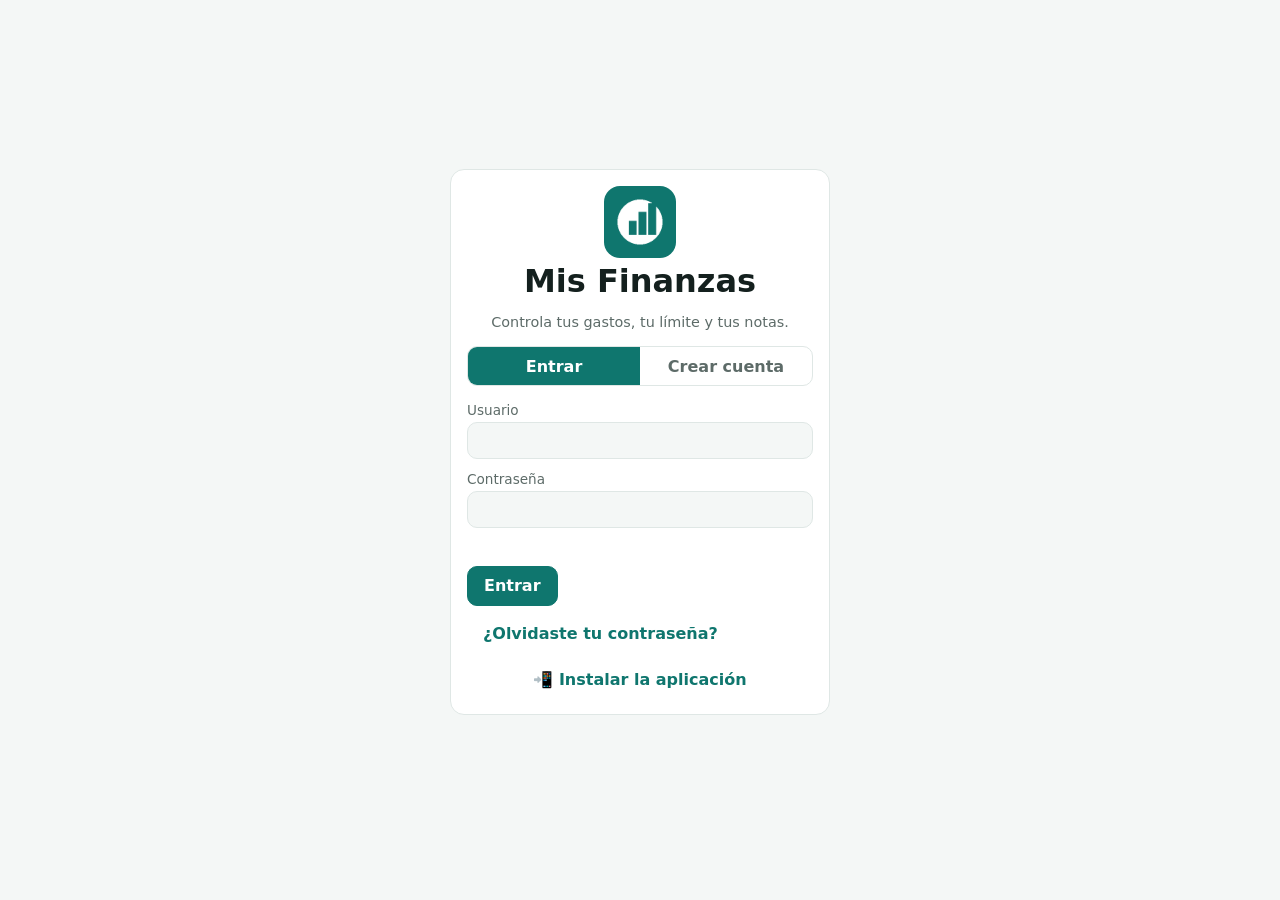
<file: mis-finanzas-app/index.html>
<!doctype html>
<html lang="es">
<head>
  <meta charset="utf-8">
  <meta name="viewport" content="width=device-width, initial-scale=1, viewport-fit=cover">
  <title>Mis Finanzas</title>
  <meta name="theme-color" content="#0f766e">
  <meta name="apple-mobile-web-app-capable" content="yes">
  <meta name="mobile-web-app-capable" content="yes">
  <meta name="apple-mobile-web-app-title" content="Finanzas">
  <link rel="manifest" href="manifest.webmanifest">
  <link rel="icon" href="icons/icon-192.png">
  <link rel="apple-touch-icon" href="icons/apple-touch-icon.png">
  <link rel="stylesheet" href="styles.css">
</head>
<body>
  <!-- AUTH -->
  <main id="auth" class="auth hidden">
    <div class="card auth-card">
      <img src="icons/icon-192.png" alt="" width="72" height="72" class="logo">
      <h1>Mis Finanzas</h1>
      <p class="muted">Controla tus gastos, tu límite y tus notas.</p>
      <div class="tabs">
        <button class="tab active" data-mode="login">Entrar</button>
        <button class="tab" data-mode="register">Crear cuenta</button>
      </div>
      <form id="authForm" autocomplete="on">
        <label>Usuario <input id="authUser" name="username" autocomplete="username" required minlength="3"></label>
        <label>Contraseña <input id="authPass" name="password" type="password" autocomplete="current-password" required minlength="6"></label>
        <div id="regWrap" class="hidden">
          <label>Repetir contraseña <input id="authPass2" type="password" autocomplete="new-password" minlength="6"></label>
          <label>Correo electrónico <input id="authEmail" type="email" autocomplete="email" placeholder="tu@correo.com"></label>
          <label>Número de teléfono <input id="authPhone" type="tel" autocomplete="tel" placeholder="+1 555 123 4567" pattern="[0-9+()\- ]{7,20}"></label>
        </div>
        <p id="authError" class="error" role="alert"></p>
        <button class="btn primary" type="submit" id="authSubmit">Entrar</button>
        <button class="btn link" type="button" id="forgotBtn">¿Olvidaste tu contraseña?</button>
      </form>
      <form id="resetForm" class="hidden" autocomplete="off">
        <h2>Recuperar contraseña</h2>
        <label>Correo registrado <input id="rsEmail" type="email" required></label>
        <button class="btn" type="button" id="rsSend">Enviar código al correo</button>
        <div id="rsStep2" class="hidden">
          <label>Código de 6 dígitos <input id="rsCode" inputmode="numeric" maxlength="6" autocomplete="one-time-code"></label>
          <label>Nueva contraseña <input id="rsPass" type="password" minlength="6" autocomplete="new-password"></label>
          <button class="btn primary" type="submit">Cambiar contraseña</button>
        </div>
        <p id="rsMsg" class="error" role="alert"></p>
        <button class="btn link" type="button" id="rsBack">← Volver a entrar</button>
      </form>
      <button class="btn link" id="installBtn2" hidden>📲 Instalar la aplicación</button>
    </div>
  </main>

  <!-- APP -->
  <div id="app" class="hidden">
    <header class="topbar">
      <div class="brand"><img src="icons/icon-192.png" alt="" width="28" height="28"> <span>Mis Finanzas</span></div>
      <div class="top-actions">
        <button class="btn small" id="installBtn" hidden>📲 Instalar</button>
        <span id="whoami" class="muted"></span>
        <button class="btn small" id="logoutBtn">Salir</button>
      </div>
    </header>

    <div id="alertBanner" class="banner hidden" role="alert"></div>
    <div id="notifBanner" class="banner info hidden">
      🔔 Activa las notificaciones para recibir avisos de límite y recordatorios.
      <button class="btn small primary" id="enableNotif">Activar</button>
    </div>

    <main class="container">
      <section id="tab-resumen" class="panel">
        <div class="grid3">
          <div class="card stat"><span class="muted">Ingresos del mes</span><strong id="sumIn" class="pos">0</strong></div>
          <div class="card stat"><span class="muted">Gastos del mes</span><strong id="sumOut" class="neg">0</strong></div>
          <div class="card stat"><span class="muted">Balance</span><strong id="sumBal">0</strong></div>
        </div>

        <div class="card">
          <h2>Límite mensual de gasto</h2>
          <form id="limitForm" class="row">
            <input id="limitInput" type="number" min="0" step="0.01" inputmode="decimal" placeholder="Ej. 800">
            <button class="btn primary" type="submit">Guardar límite</button>
          </form>
          <div class="meter"><div id="meterBar"></div></div>
          <p id="meterText" class="muted"></p>
        </div>

        <div class="card">
          <h2>Gastos por categoría (este mes)</h2>
          <div id="catChart"></div>
        </div>
      </section>

      <section id="tab-movs" class="panel hidden">
        <div class="card">
          <h2>Nuevo movimiento</h2>
          <form id="txForm" class="form-grid">
            <label>Tipo
              <select id="txType"><option value="gasto">Gasto</option><option value="ingreso">Ingreso</option></select>
            </label>
            <label>Monto <input id="txAmount" type="number" min="0.01" step="0.01" inputmode="decimal" required></label>
            <label>Categoría <input id="txCat" list="cats" placeholder="Comida, Renta, Sueldo…" required></label>
            <datalist id="cats"></datalist>
            <label>Fecha <input id="txDate" type="date" required></label>
            <label class="span2">Descripción <input id="txDesc" placeholder="Opcional"></label>
            <button class="btn primary span2" type="submit">Agregar</button>
          </form>
        </div>
        <div class="card">
          <div class="row between">
            <h2>Movimientos</h2>
            <input id="txMonth" type="month" aria-label="Mes">
          </div>
          <ul id="txList" class="list"></ul>
          <p id="txEmpty" class="muted">No hay movimientos este mes.</p>
        </div>
      </section>

      <section id="tab-notas" class="panel hidden">
        <div class="card">
          <h2>Nueva nota</h2>
          <form id="noteForm" class="form-grid">
            <label class="span2">Título <input id="noteTitle" required></label>
            <label class="span2">Contenido <textarea id="noteBody" rows="3"></textarea></label>
            <label class="span2">Recordarme el <input id="noteRemind" type="datetime-local"></label>
            <button class="btn primary span2" type="submit">Guardar nota</button>
          </form>
        </div>
        <ul id="noteList" class="list notes"></ul>
        <p id="noteEmpty" class="muted">Aún no tienes notas.</p>
      </section>

      <section id="tab-ajustes" class="panel hidden">
        <div class="card">
          <h2>Ajustes</h2>
          <label>Moneda
            <select id="currencySel">
              <option>USD</option><option>EUR</option><option>MXN</option><option>COP</option>
              <option>ARS</option><option>CLP</option><option>PEN</option><option>DOP</option><option>GBP</option>
            </select>
          </label>
          <div class="row wrap">
            <button class="btn" id="exportBtn">⬇️ Exportar datos (JSON)</button>
            <label class="btn">⬆️ Importar<input id="importFile" type="file" accept="application/json" hidden></label>
            <button class="btn danger" id="deleteAcc">Eliminar mi cuenta</button>
          </div>
          <p class="muted">Tus datos se guardan solo en este dispositivo. Usa Exportar para llevarlos a otro.</p>
        </div>
      </section>
    </main>

    <nav class="bottomnav">
      <button class="nav active" data-tab="resumen">📊<span>Resumen</span></button>
      <button class="nav" data-tab="movs">💸<span>Movimientos</span></button>
      <button class="nav" data-tab="notas">📝<span>Notas</span></button>
      <button class="nav" data-tab="ajustes">⚙️<span>Ajustes</span></button>
    </nav>
  </div>

  <div id="toast" class="toast hidden" role="status"></div>
  <script src="config.js"></script>
  <script src="app.js"></script>
</body>
</html>
</file>
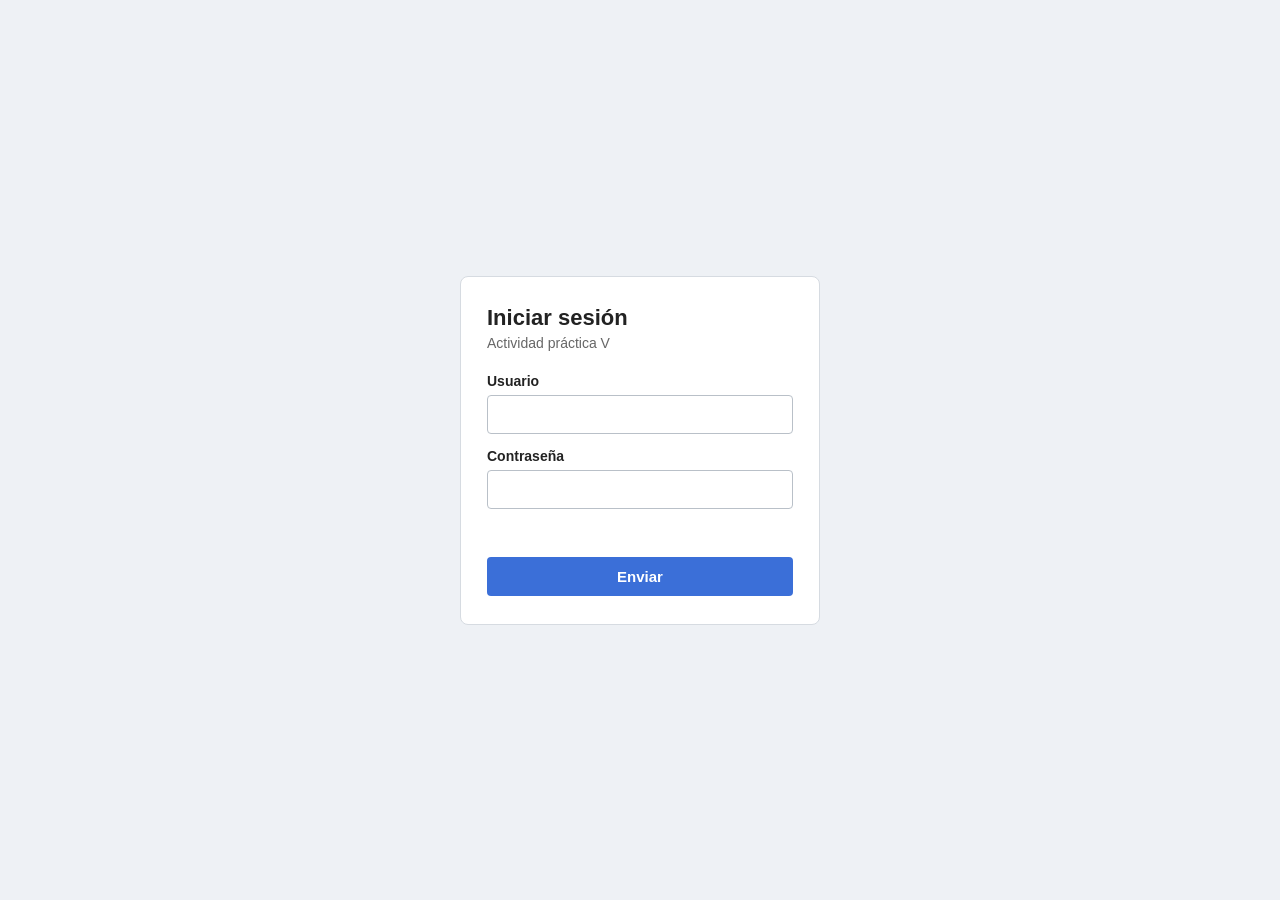
<file: actividad-login/bienvenida.html>
<!DOCTYPE html>
<html lang="es">
<head>
  <meta charset="UTF-8">
  <meta name="viewport" content="width=device-width, initial-scale=1.0">
  <meta name="robots" content="noindex">
  <title>Bienvenido · Actividad práctica V</title>
  <link rel="stylesheet" href="css/estilos.css">
  <script>
    // Si no se ha iniciado sesión, vuelve al formulario
    if (!sessionStorage.getItem('usuario')) location.replace('index.html');
  </script>
</head>
<body>
  <main class="tarjeta">
    <h1>¡Bienvenido, <span id="nombre"></span>!</h1>
    <p>Iniciaste sesión correctamente. Tu usuario existe en la base de datos.</p>
    <button type="button" id="salir">Cerrar sesión</button>
  </main>

  <script>
    document.getElementById('nombre').textContent = sessionStorage.getItem('usuario');
    document.getElementById('salir').addEventListener('click', () => {
      sessionStorage.removeItem('usuario');
      location.href = 'index.html';
    });
  </script>
</body>
</html>
</file>
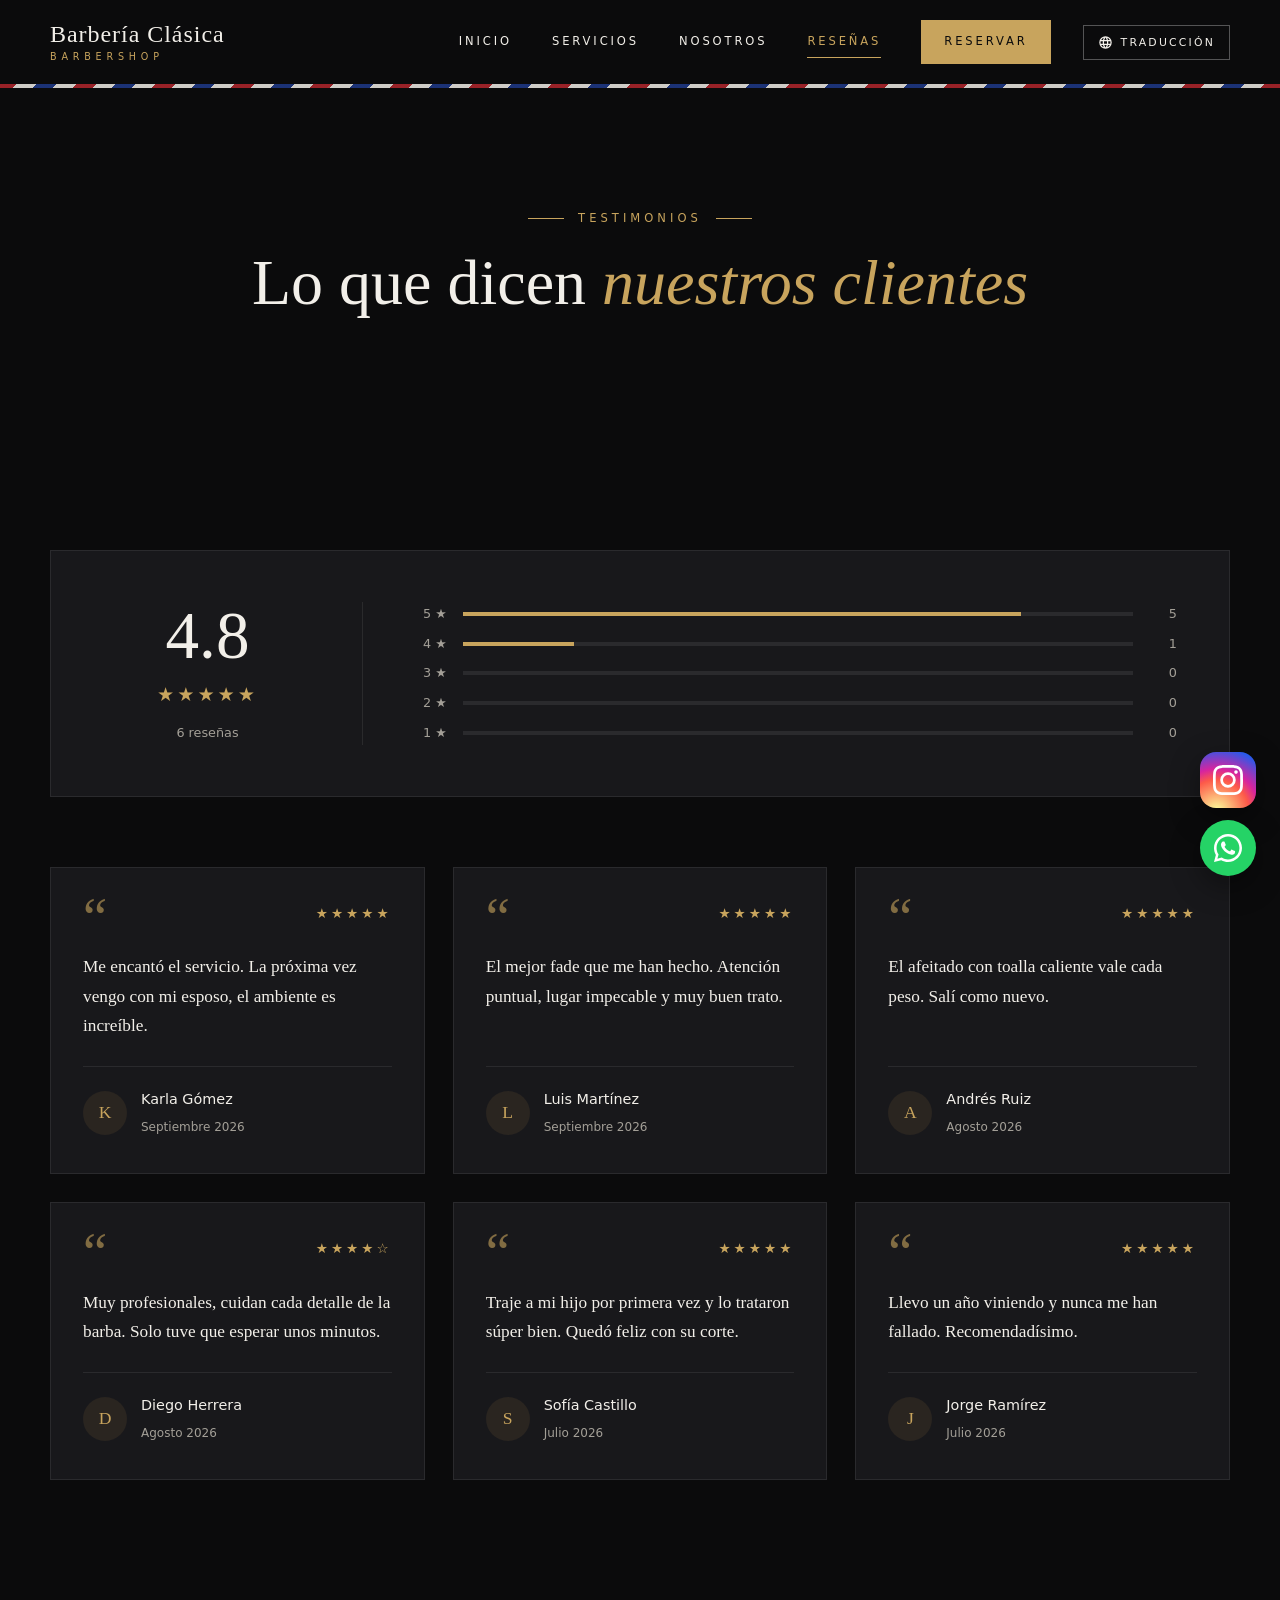
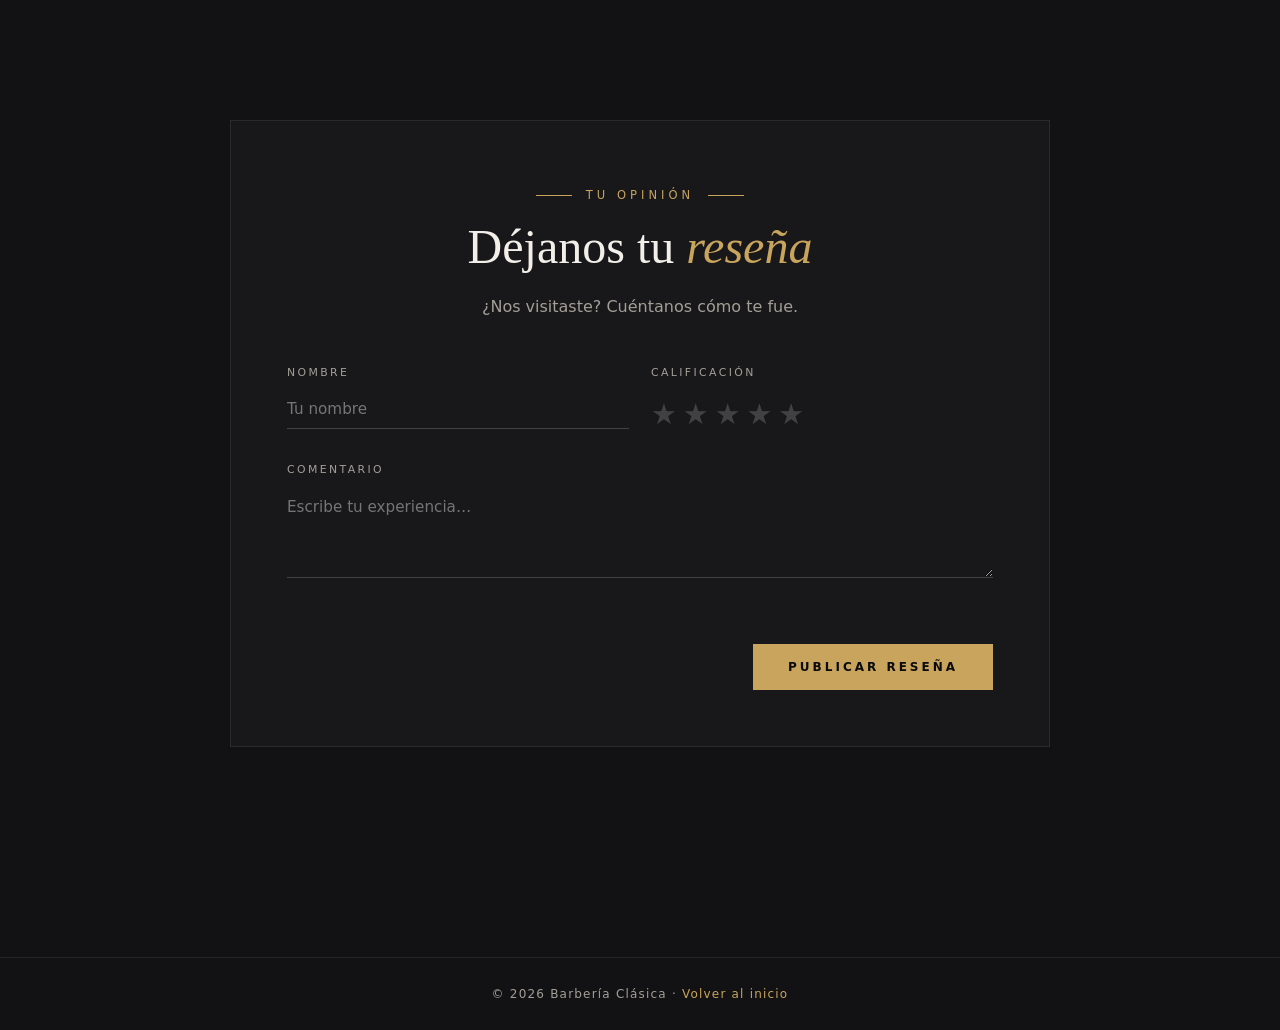
<file: barberia-clasica/resenas.html>
<!DOCTYPE html>
<html lang="es">
<head>
  <meta http-equiv="Content-Security-Policy" content="default-src 'none'; script-src 'self'; style-src 'self' 'unsafe-inline' https://fonts.googleapis.com; font-src https://fonts.gstatic.com; img-src 'self' data: https://images.unsplash.com; form-action 'none'; base-uri 'none'; object-src 'none'; frame-src 'none'; upgrade-insecure-requests">
  <meta name="referrer" content="strict-origin-when-cross-origin">
  <meta charset="UTF-8">
  <meta name="viewport" content="width=device-width, initial-scale=1.0">
  <title>Reseñas | Barbería Clásica</title>
  <meta name="description" content="Lo que dicen nuestros clientes de Barbería Clásica.">
  <link rel="preconnect" href="https://fonts.googleapis.com">
  <link rel="preconnect" href="https://fonts.gstatic.com" crossorigin>
  <link href="https://fonts.googleapis.com/css2?family=Montserrat:wght@300;400;500;600&family=Playfair+Display:ital,wght@0,400;0,500;1,400;1,500&display=swap" rel="stylesheet">
  <link rel="stylesheet" href="styles.css">
</head>
<body>

  <header class="header">
    <div class="container header-inner">
      <a href="index.html" class="logo">Barbería Clásica<span>BARBERSHOP</span></a>
      <nav class="nav">
        <a href="index.html">Inicio</a>
        <a href="index.html#servicios">Servicios</a>
        <a href="index.html#nosotros">Nosotros</a>
        <a href="resenas.html" class="active">Reseñas</a>
        <a href="index.html#reservar" class="btn">Reservar</a>
      </nav>
      <div class="lang">
        <button class="lang-btn" aria-haspopup="true" aria-expanded="false">
          <svg viewBox="0 0 24 24" aria-hidden="true"><path d="M12 2a10 10 0 100 20 10 10 0 000-20zm6.9 6h-2.9a15.7 15.7 0 00-1.4-3.6A8 8 0 0118.9 8zM12 4c.8 1.2 1.5 2.5 1.9 4h-3.8c.4-1.5 1.1-2.8 1.9-4zM4.3 14a8.2 8.2 0 010-4h3.4a16.5 16.5 0 000 4H4.3zm.8 2h2.9c.3 1.3.8 2.5 1.4 3.6A8 8 0 015.1 16zM8 8H5.1a8 8 0 014.3-3.6C8.8 5.5 8.3 6.7 8 8zm4 12c-.8-1.2-1.5-2.5-1.9-4h3.8c-.4 1.5-1.1 2.8-1.9 4zm2.3-6H9.7a14.7 14.7 0 010-4h4.6a14.7 14.7 0 010 4zm.3 5.6c.6-1.1 1.1-2.3 1.4-3.6h2.9a8 8 0 01-4.3 3.6zm1.7-5.6a16.5 16.5 0 000-4h3.4a8.2 8.2 0 010 4h-3.4z"/></svg>
          <span>Traducción</span>
        </button>
        <div class="lang-menu" role="menu">
          <button role="menuitem" data-lang="en">English</button>
          <button role="menuitem" data-lang="es">Español</button>
        </div>
      </div>
      <button class="menu-toggle" aria-label="Abrir menú"><span></span><span></span><span></span></button>
    </div>
    <div class="pole"></div>
  </header>

  <section class="page-hero">
    <div class="container reveal">
      <span class="eyebrow">Testimonios</span>
      <h1>Lo que dicen <em>nuestros clientes</em></h1>
    </div>
  </section>

  <section>
    <div class="container">
      <div class="rating-summary reveal">
        <div class="rating-big">
          <strong id="avg">5.0</strong>
          <div class="stars" id="avg-stars">★★★★★</div>
          <small id="count">0 reseñas</small>
        </div>
        <div id="bars"></div>
      </div>

      <div class="reviews-grid" id="reviews-grid"></div>
    </div>
  </section>

  <section class="review-form-wrap">
    <div class="container">
      <div class="booking-box reveal">
        <div class="section-head" style="margin-bottom:44px">
          <span class="eyebrow">Tu opinión</span>
          <h2>Déjanos tu <em>reseña</em></h2>
          <p>¿Nos visitaste? Cuéntanos cómo te fue.</p>
        </div>
        <form id="review-form" class="form-grid">
          <div><label for="r-nombre">Nombre</label><input id="r-nombre" name="nombre" required maxlength="40" placeholder="Tu nombre"></div>
          <div>
            <label>Calificación</label>
            <div class="star-input">
              <input type="radio" id="s5" name="stars" value="5"><label for="s5">★</label>
              <input type="radio" id="s4" name="stars" value="4"><label for="s4">★</label>
              <input type="radio" id="s3" name="stars" value="3"><label for="s3">★</label>
              <input type="radio" id="s2" name="stars" value="2"><label for="s2">★</label>
              <input type="radio" id="s1" name="stars" value="1"><label for="s1">★</label>
            </div>
          </div>
          <div class="full"><label for="r-comentario">Comentario</label><textarea id="r-comentario" name="comentario" required maxlength="300" placeholder="Escribe tu experiencia…"></textarea></div>
          <div class="full form-foot">
            <span class="form-msg" id="form-msg"></span>
            <button type="submit" class="btn">Publicar reseña</button>
          </div>
        </form>
      </div>
    </div>
  </section>

  <footer class="footer">
    <div class="copyright">© <span data-year></span> Barbería Clásica · <a href="index.html" style="color:var(--gold)">Volver al inicio</a></div>
  </footer>

  <a data-ig class="ig-float" aria-label="Síguenos en Instagram"><svg viewBox="0 0 24 24"><path d="M12 2.2c3.2 0 3.6 0 4.8.1 3.3.1 4.8 1.7 4.9 4.9.1 1.3.1 1.6.1 4.8s0 3.6-.1 4.8c-.1 3.2-1.7 4.8-4.9 4.9-1.3.1-1.6.1-4.8.1s-3.6 0-4.8-.1c-3.3-.1-4.8-1.7-4.9-4.9C2.2 15.6 2.2 15.2 2.2 12s0-3.6.1-4.8C2.4 3.9 3.9 2.4 7.2 2.3 8.4 2.2 8.8 2.2 12 2.2zM12 0C8.7 0 8.3 0 7.1.1 2.7.3.3 2.7.1 7.1 0 8.3 0 8.7 0 12s0 3.7.1 4.9c.2 4.4 2.6 6.8 7 7 1.2.1 1.6.1 4.9.1s3.7 0 4.9-.1c4.4-.2 6.8-2.6 7-7 .1-1.2.1-1.6.1-4.9s0-3.7-.1-4.9c-.2-4.4-2.6-6.8-7-7C15.7 0 15.3 0 12 0zm0 5.8a6.2 6.2 0 100 12.4 6.2 6.2 0 000-12.4zM12 16a4 4 0 110-8 4 4 0 010 8zm6.4-11.8a1.4 1.4 0 100 2.9 1.4 1.4 0 000-2.9z"/></svg></a>
  <a data-wa class="wa-float" aria-label="Escríbenos por WhatsApp"><svg viewBox="0 0 24 24"><path d="M17.5 14.4c-.3-.1-1.8-.9-2-1-.3-.1-.5-.1-.7.1-.2.3-.8 1-.9 1.2-.2.2-.3.2-.6.1-.3-.1-1.3-.5-2.4-1.5-.9-.8-1.5-1.8-1.7-2.1-.2-.3 0-.5.1-.6l.4-.5c.2-.2.2-.3.3-.5.1-.2 0-.4 0-.5l-.9-2.2c-.2-.6-.5-.5-.7-.5h-.6c-.2 0-.5.1-.8.4-.3.3-1 1-1 2.5s1.1 2.9 1.2 3.1c.1.2 2.1 3.2 5.1 4.5 2.5 1 3 .8 3.6.8.6-.1 1.8-.7 2-1.5.2-.7.2-1.4.2-1.5-.1-.1-.3-.2-.6-.3zM12 21.8c-1.8 0-3.5-.5-5-1.4l-.4-.2-3.7 1 1-3.6-.2-.4C2.7 15.6 2.2 13.8 2.2 12 2.2 6.6 6.6 2.2 12 2.2S21.8 6.6 21.8 12 17.4 21.8 12 21.8zM12 0C5.4 0 0 5.4 0 12c0 2.1.6 4.2 1.6 6L0 24l6.2-1.6c1.8 1 3.8 1.5 5.8 1.5 6.6 0 12-5.4 12-12S18.6 0 12 0z"/></svg></a>

  <script src="script.js"></script>
</body>
</html>
</file>
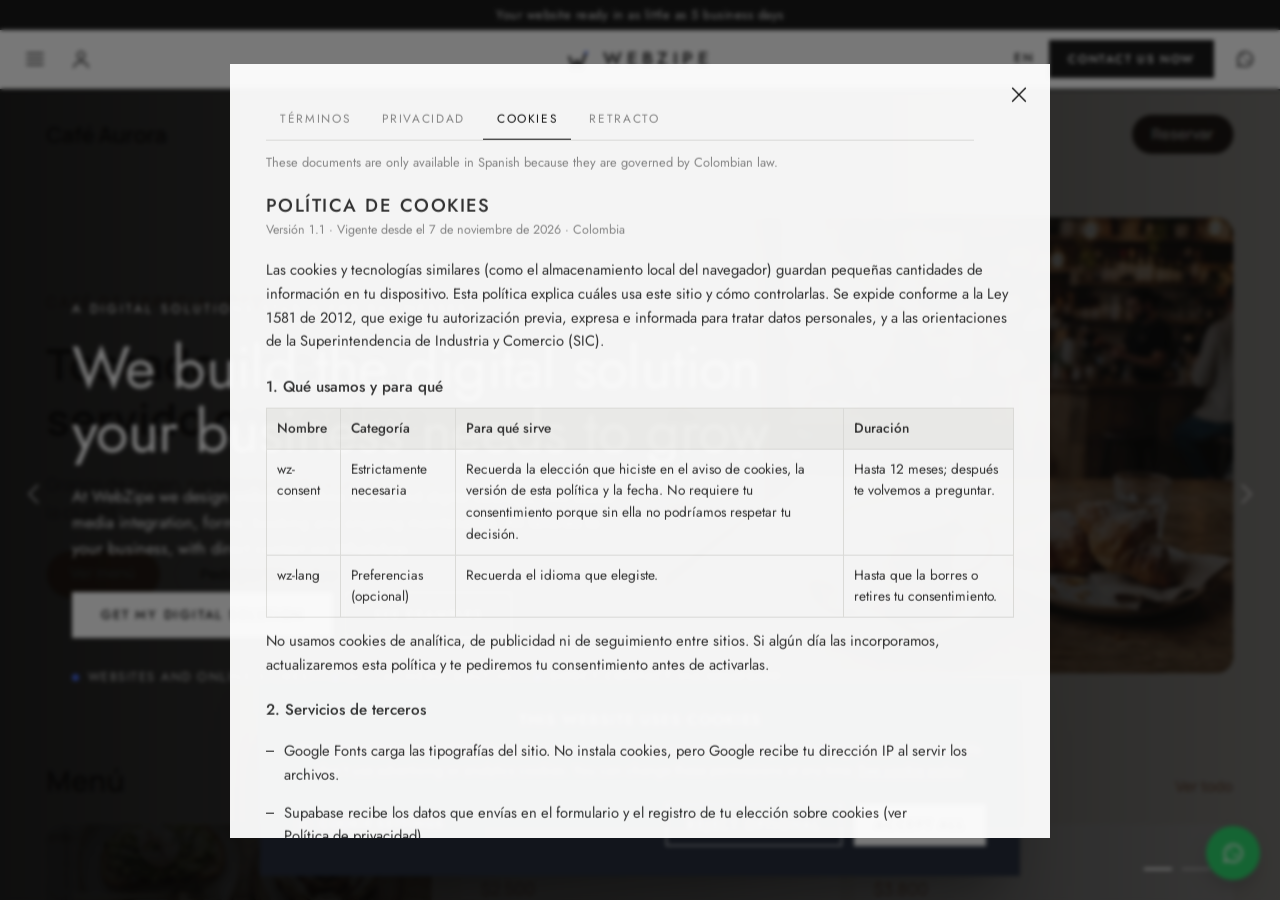
<file: legal/cookies.html>
<!DOCTYPE html>
<html lang="es">
<head>
<meta charset="UTF-8">
<meta name="robots" content="noindex, follow">
<title>WebZipe</title>
<meta http-equiv="refresh" content="0; url=../#legal-cookies">
<link rel="canonical" href="../#legal-cookies">
</head>
<body>
<p>Este documento ahora está en la página principal: <a href="../#legal-cookies">abrir</a>.</p>
</body>
</html>
</file>
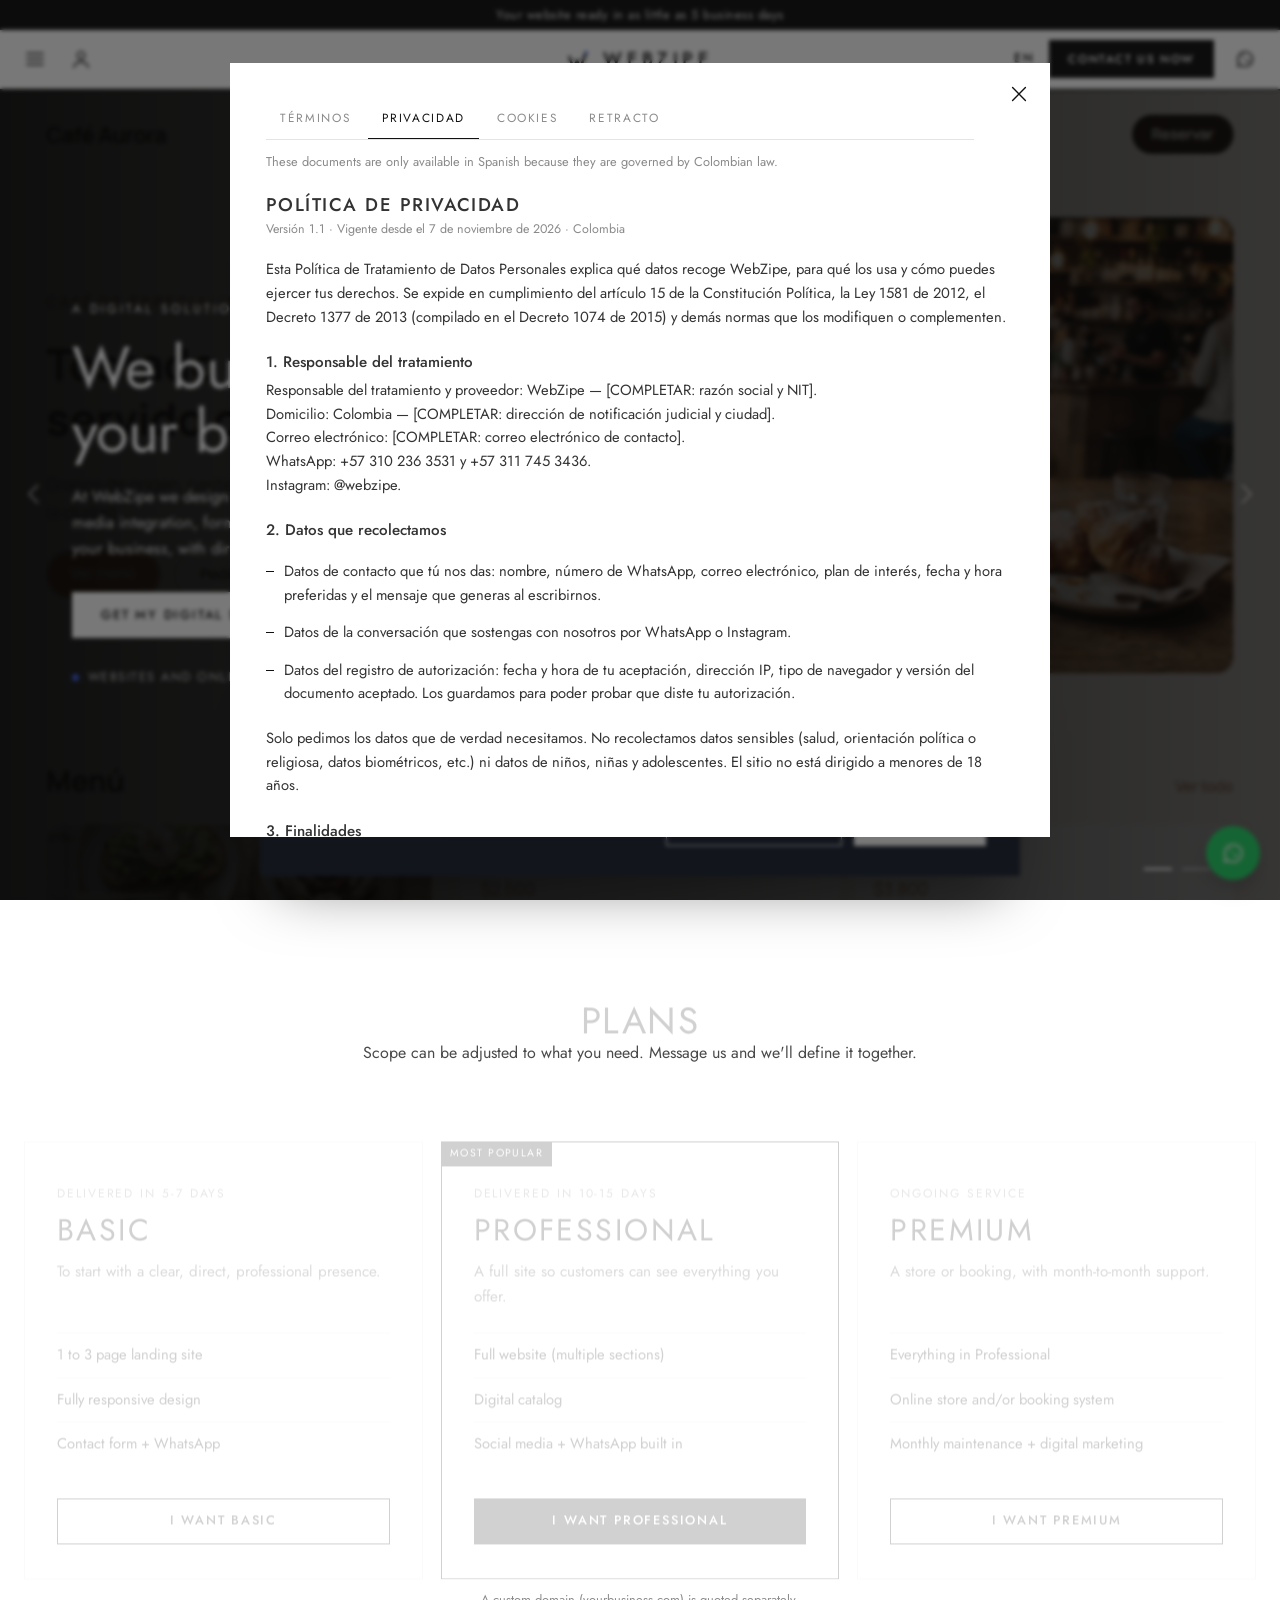
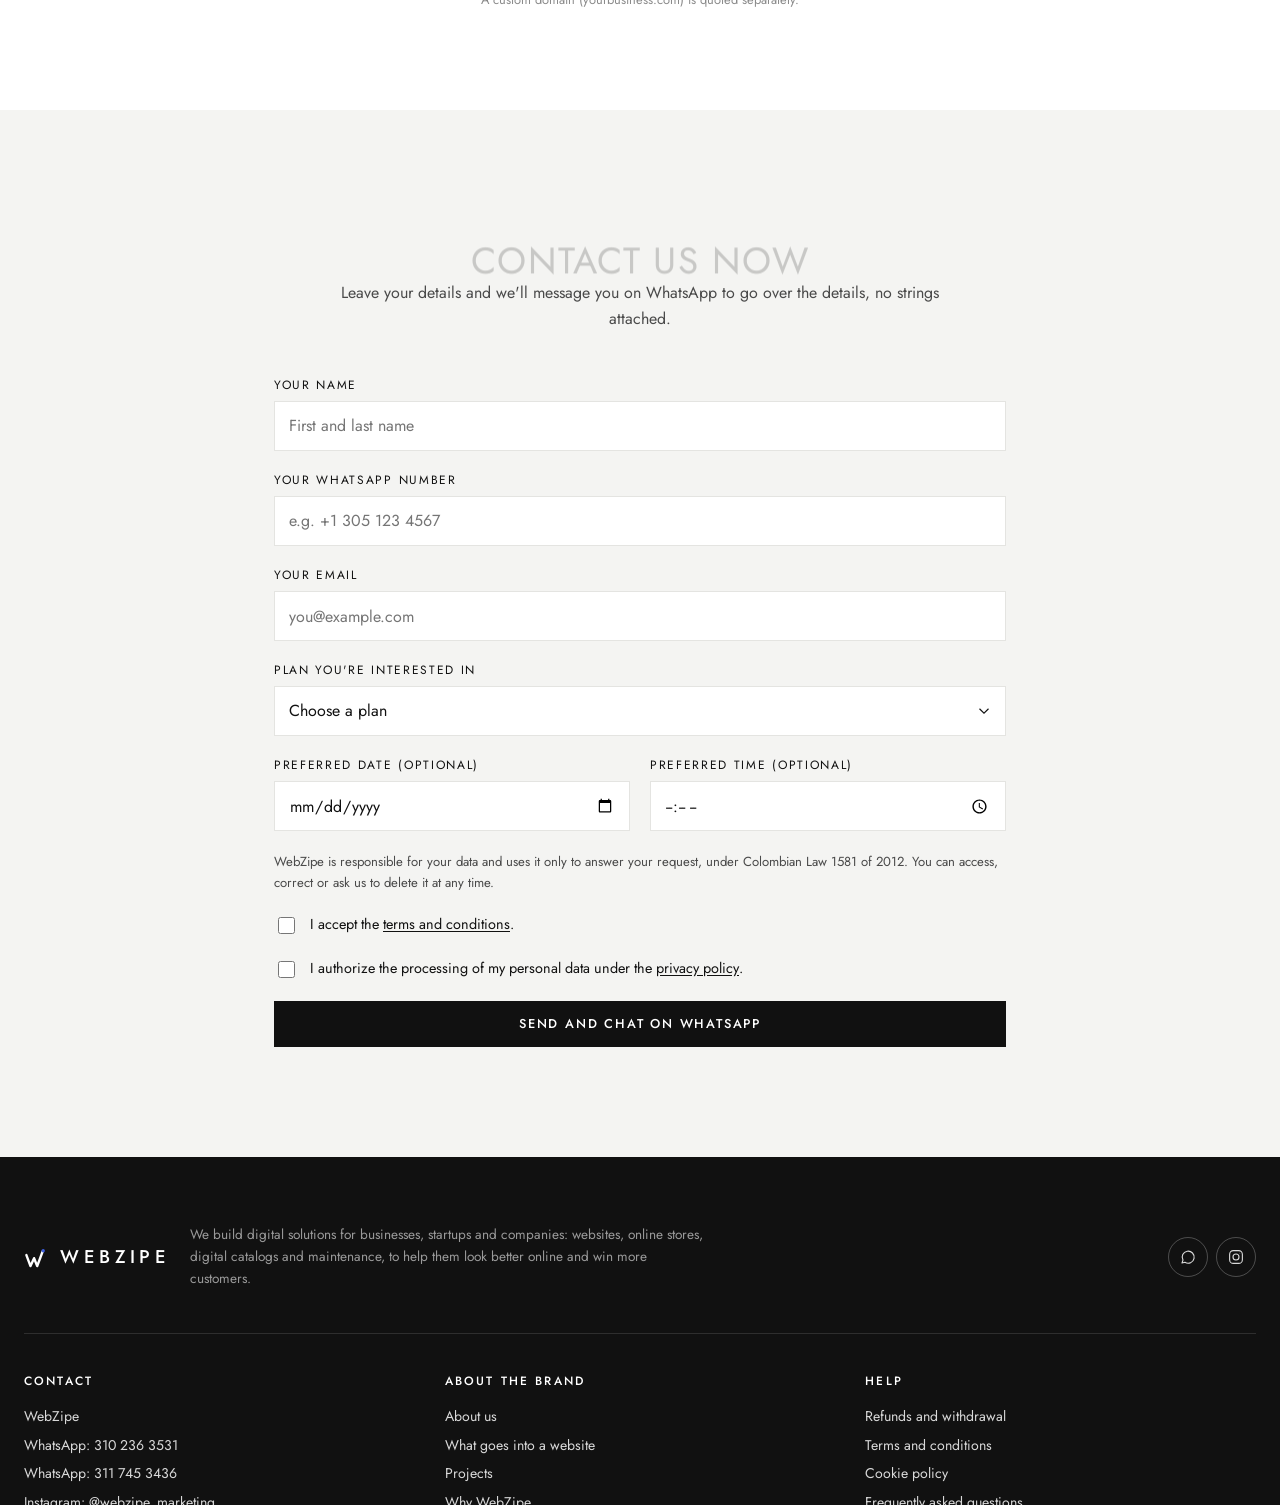
<file: legal/privacidad.html>
<!DOCTYPE html>
<html lang="es">
<head>
<meta charset="UTF-8">
<meta name="robots" content="noindex, follow">
<title>WebZipe</title>
<meta http-equiv="refresh" content="0; url=../#legal-privacidad">
<link rel="canonical" href="../#legal-privacidad">
</head>
<body>
<p>Este documento ahora está en la página principal: <a href="../#legal-privacidad">abrir</a>.</p>
</body>
</html>
</file>
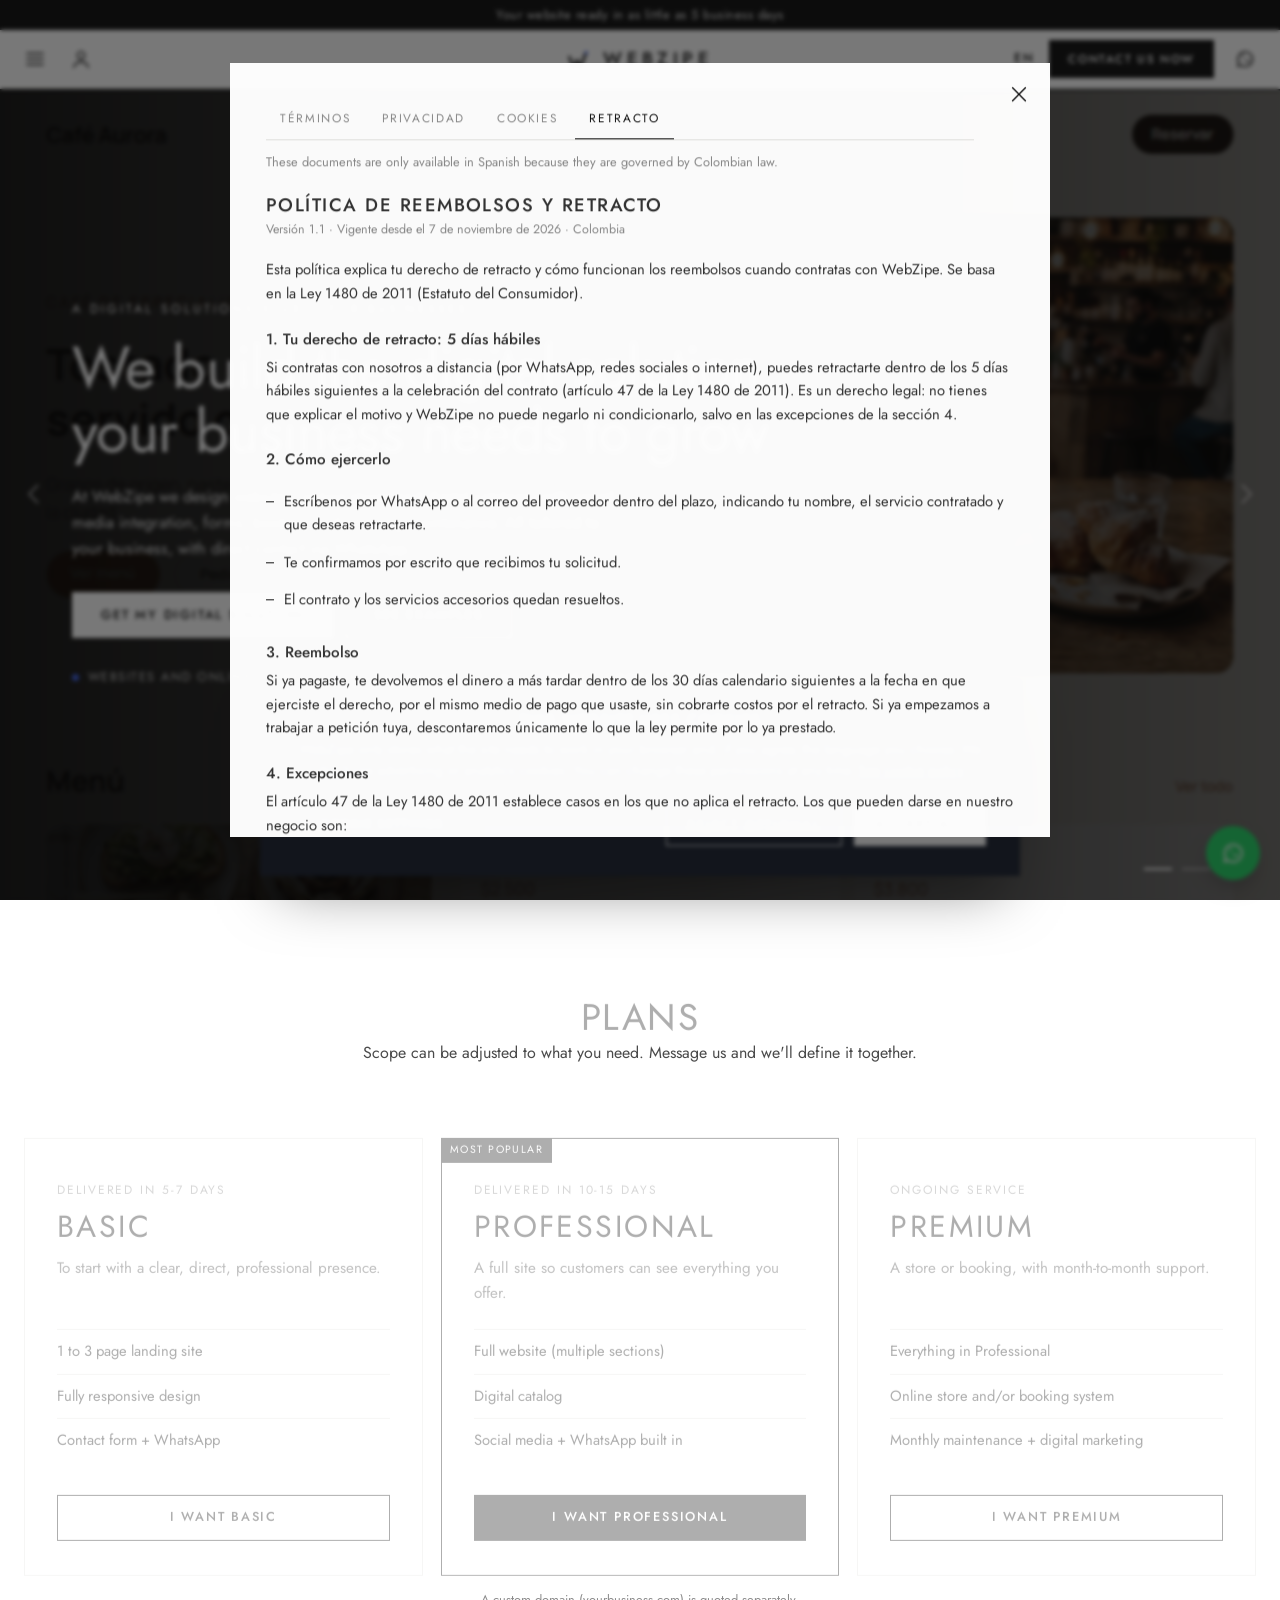
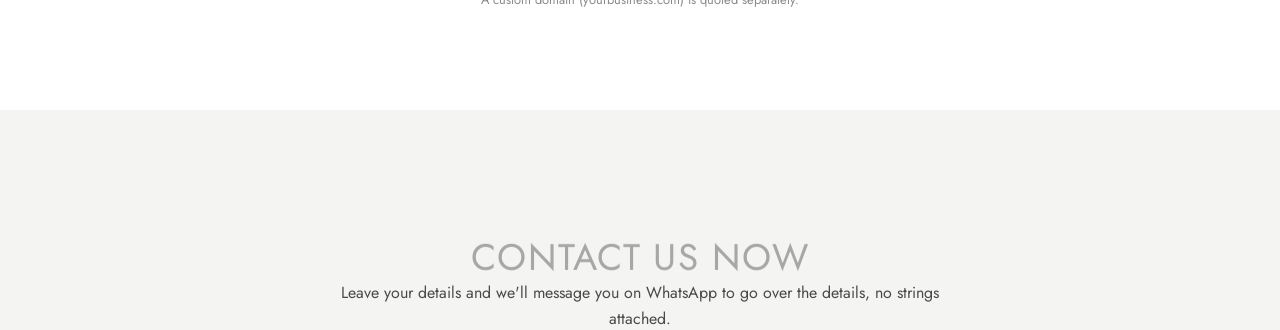
<file: legal/retracto.html>
<!DOCTYPE html>
<html lang="es">
<head>
<meta charset="UTF-8">
<meta name="robots" content="noindex, follow">
<title>WebZipe</title>
<meta http-equiv="refresh" content="0; url=../#legal-retracto">
<link rel="canonical" href="../#legal-retracto">
</head>
<body>
<p>Este documento ahora está en la página principal: <a href="../#legal-retracto">abrir</a>.</p>
</body>
</html>
</file>
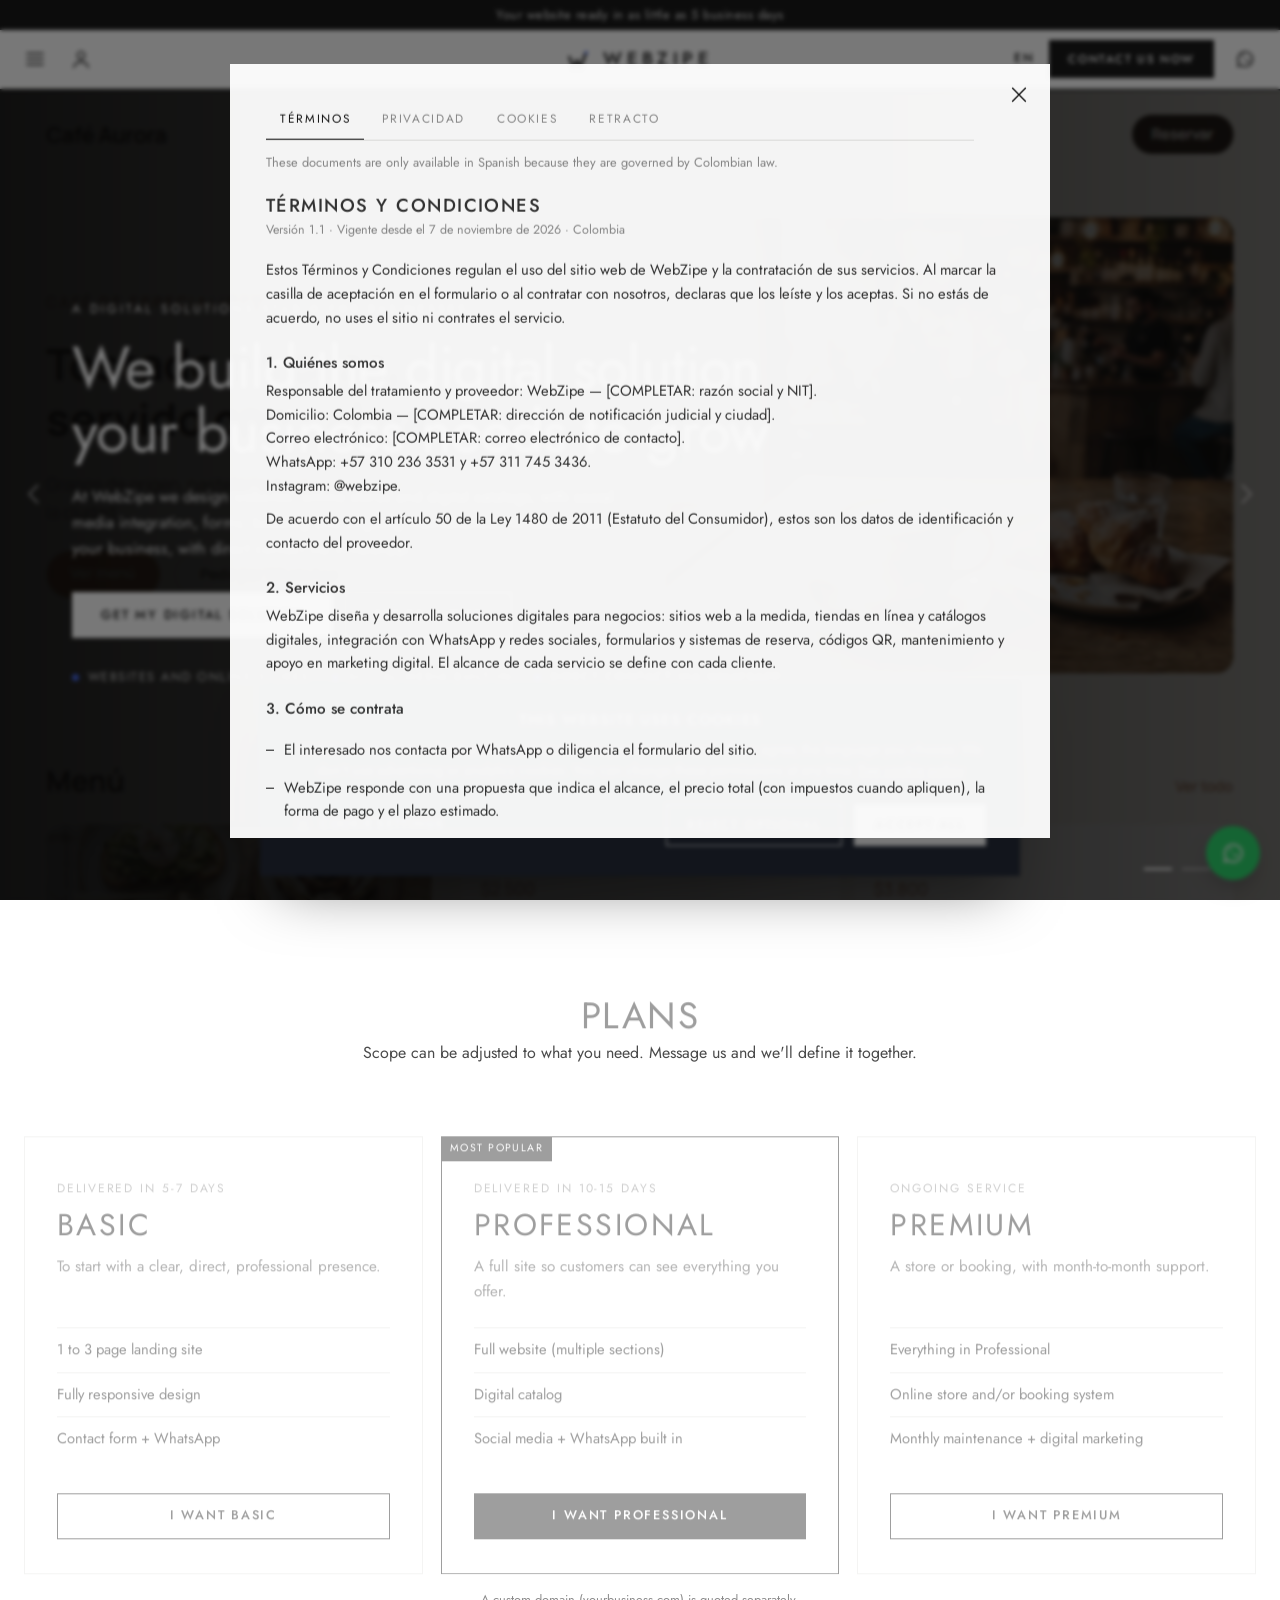
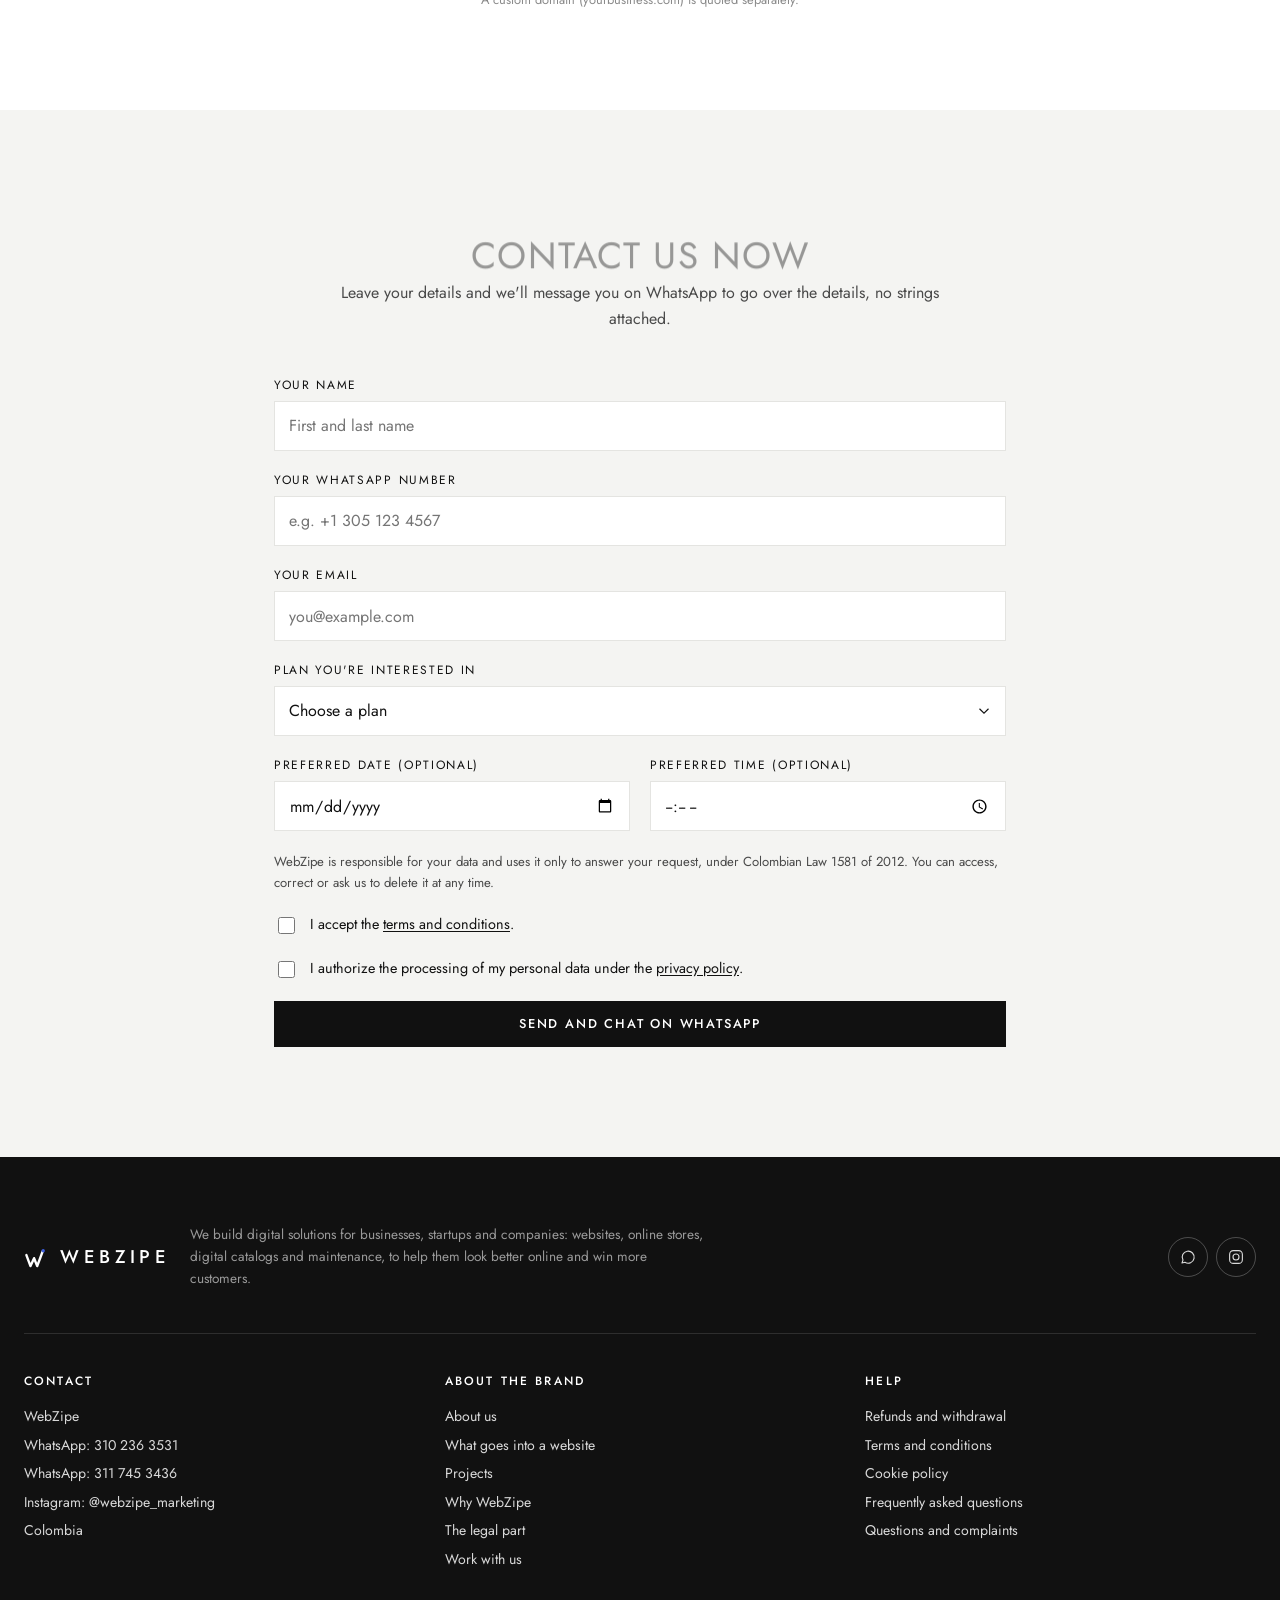
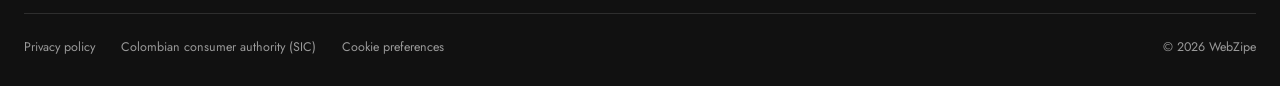
<file: legal/terminos.html>
<!DOCTYPE html>
<html lang="es">
<head>
<meta charset="UTF-8">
<meta name="robots" content="noindex, follow">
<title>WebZipe</title>
<meta http-equiv="refresh" content="0; url=../#legal-terminos">
<link rel="canonical" href="../#legal-terminos">
</head>
<body>
<p>Este documento ahora está en la página principal: <a href="../#legal-terminos">abrir</a>.</p>
</body>
</html>
</file>
<file: assets/css/estilos.css>
/* ==========================================================
   WebZipe — hoja de estilos
   Línea limpia: fondo blanco, texto negro, mayúsculas con
   espaciado amplio y fotos a todo lo ancho.
   ========================================================== */

:root{
  --tinta:#111111;
  --tinta-suave:#4a4a4a;
  --gris:#8a8a8a;
  --linea:#e4e4e1;
  --papel:#ffffff;
  --niebla:#f4f4f2;
  --azul:#3d5fe0;
  --noche:#1d2433;
  --verde-wa:#25d366;

  --fuente:'Jost', 'Futura', 'Century Gothic', -apple-system, 'Segoe UI', sans-serif;
  --alto-anuncio:30px;
  --alto-cab:58px;
  --ancho:1280px;
  --suave:cubic-bezier(.22,.61,.36,1);
}

*,*::before,*::after{box-sizing:border-box}
html{scroll-behavior:smooth;-webkit-text-size-adjust:100%;scroll-padding-top:calc(var(--alto-cab) + 10px)}
html.bloqueado{overflow:hidden}
body{
  margin:0;
  font-family:var(--fuente);
  font-weight:400;
  font-size:16px;
  line-height:1.6;
  color:var(--tinta);
  background:var(--papel);
  -webkit-font-smoothing:antialiased;
}
img,video,iframe{display:block;max-width:100%}
a{color:inherit;text-decoration:none}
button{font:inherit;color:inherit;background:none;border:0;padding:0;cursor:pointer}
ul,ol{margin:0;padding:0;list-style:none}
h1,h2,h3,h4{margin:0;font-weight:500;line-height:1.2}
p{margin:0}
[hidden]{display:none !important}
:focus-visible{outline:2px solid var(--azul);outline-offset:3px}
.oculto{position:absolute;width:1px;height:1px;overflow:hidden;clip:rect(0 0 0 0);white-space:nowrap}

.saltar{position:absolute;left:-9999px;top:0;z-index:300;background:var(--tinta);color:#fff;padding:10px 16px}
.saltar:focus{left:12px;top:12px}

svg{width:22px;height:22px;fill:none;stroke:currentColor;stroke-width:1.5;stroke-linecap:round;stroke-linejoin:round}
svg .relleno{fill:currentColor;stroke:none}

.envoltura{max-width:var(--ancho);margin:0 auto;padding:0 24px}
.envoltura.estrecha{max-width:780px}

/* ---------- Botones ---------- */
.btn{
  display:inline-flex;align-items:center;justify-content:center;
  min-height:46px;padding:0 28px;
  font-size:.8rem;font-weight:500;letter-spacing:.14em;text-transform:uppercase;
  border:1px solid transparent;
  transition:background .25s var(--suave),color .25s var(--suave),border-color .25s var(--suave);
}
.btn-oscuro{background:var(--tinta);color:#fff;border-color:var(--tinta)}
.btn-oscuro:hover{background:#fff;color:var(--tinta)}
.btn-linea{border-color:var(--tinta)}
.btn-linea:hover{background:var(--tinta);color:#fff}
.btn-claro{background:#fff;color:var(--tinta);border-color:#fff}
.btn-claro:hover{background:transparent;color:#fff}
.btn-linea-clara{border-color:#fff;color:#fff}
.btn-linea-clara:hover{background:#fff;color:var(--tinta)}
.btn-bloque{width:100%}

.enlace-mayus{
  display:inline-block;font-size:.8rem;letter-spacing:.16em;text-transform:uppercase;
  padding-bottom:4px;border-bottom:1px solid currentColor;
}
.enlace-mayus:hover{color:var(--azul)}
.enlace-texto{text-decoration:underline;text-underline-offset:2px}
.enlace-texto:hover{color:var(--azul)}

.icono-btn{
  width:42px;height:42px;display:inline-grid;place-items:center;
  transition:opacity .2s;
}
.icono-btn:hover{opacity:.6}

/* ---------- Barra de anuncios ---------- */
.anuncio{
  position:relative;z-index:60;
  height:var(--alto-anuncio);
  background:var(--tinta);color:#e9e9e9;
  font-size:.8rem;letter-spacing:.04em;
  overflow:hidden;
}
.anuncio-pista{position:relative;height:100%}
.anuncio-msg{
  position:absolute;inset:0;display:grid;place-items:center;
  opacity:0;transform:translateY(8px);
  transition:opacity .5s var(--suave),transform .5s var(--suave);
}
.anuncio-msg.is-on{opacity:1;transform:none}

/* ---------- Cabecera ---------- */
.cabecera{
  position:sticky;top:0;z-index:50;
  height:var(--alto-cab);
  display:grid;grid-template-columns:1fr auto 1fr;align-items:center;
  padding:0 14px;
  background:rgba(255,255,255,.97);color:var(--tinta);box-shadow:0 1px 0 var(--linea);
  transition:background .35s var(--suave),color .35s var(--suave),box-shadow .35s;
}
.cab-izq,.cab-der{display:flex;align-items:center;gap:4px}
.cab-der{justify-content:flex-end}

.marca{display:inline-flex;align-items:center;gap:8px}
.marca span{font-size:1.15rem;font-weight:500;letter-spacing:.24em;padding-left:.24em}
.marca-w{width:24px;height:24px;stroke-width:10}
.marca-w circle{fill:var(--azul);stroke:none}

.idioma{position:relative}
.idioma-btn span{font-size:.78rem;letter-spacing:.12em;font-weight:500}
.idioma-menu{
  position:absolute;right:0;top:calc(100% + 6px);
  min-width:150px;background:#fff;color:var(--tinta);
  border:1px solid var(--linea);padding:6px 0;
}
.idioma-menu button{
  width:100%;text-align:left;padding:9px 16px;font-size:.85rem;
  display:flex;justify-content:space-between;
}
.idioma-menu button:hover{background:var(--niebla)}
.idioma-menu button[aria-checked="true"]::after{content:"✓"}

/* ---------- Menú lateral ---------- */
.velo{
  position:fixed;inset:0;z-index:70;background:rgba(0,0,0,.35);
  opacity:0;transition:opacity .3s var(--suave);
}
.velo.visible{opacity:1}
.menu-lateral{
  position:fixed;top:0;left:0;bottom:0;z-index:80;
  width:min(380px,88vw);background:#fff;
  padding:64px 34px 34px;overflow-y:auto;
  transform:translateX(-100%);visibility:hidden;
  transition:transform .4s var(--suave),visibility 0s .4s;
}
.menu-lateral.abierto{transform:none;visibility:visible;transition:transform .4s var(--suave)}
.cerrar-menu{position:absolute;top:10px;left:14px}
.menu-principal > li > a,.menu-principal > li > button,.sub-btn{
  display:flex;justify-content:space-between;align-items:center;width:100%;
  padding:11px 0;font-size:1.05rem;font-weight:500;text-transform:uppercase;letter-spacing:.1em;
  text-align:left;
}
.menu-principal > li > a:hover,.menu-principal > li > button:hover,.sub-btn:hover{color:var(--azul)}
.menu-principal .menu-contacto{margin-top:14px;justify-content:center;background:var(--tinta);color:#fff;padding:14px 0}
.menu-principal .menu-contacto:hover{background:var(--azul);color:#fff}
.mas{position:relative;width:12px;height:12px}
.mas::before,.mas::after{content:"";position:absolute;left:0;top:50%;width:12px;height:1.5px;background:currentColor;transition:transform .25s}
.mas::after{transform:rotate(90deg)}
.sub-btn[aria-expanded="true"] .mas::after{transform:rotate(0)}
.sub{padding:2px 0 10px 14px}
.sub a{display:block;padding:6px 0;font-size:.9rem;text-transform:uppercase;letter-spacing:.08em;color:var(--tinta-suave)}
.sub a:hover{color:var(--tinta)}
.menu-secundario{margin-top:34px;padding-top:24px;border-top:1px solid var(--linea)}
.menu-secundario a,.menu-secundario button{
  display:block;padding:7px 0;font-size:.85rem;text-transform:lowercase;letter-spacing:.06em;color:var(--tinta-suave);text-align:left;
}
.menu-secundario a:hover,.menu-secundario button:hover{color:var(--tinta)}

/* ---------- Bienvenida ---------- */
.bienvenida{position:relative;height:calc(100svh - var(--alto-anuncio) - var(--alto-cab));min-height:560px;max-height:860px;overflow:hidden;background:#0d0d0d;color:#fff}
.bienvenida-fotos,.bienvenida-fotos li{position:absolute;inset:0}
.bienvenida-fotos li{opacity:0;transition:opacity 1s var(--suave)}
.bienvenida-fotos li.is-on{opacity:1}
.bienvenida-fotos picture{display:block;width:100%;height:100%}
.bienvenida-fotos img{width:100%;height:100%;object-fit:cover;object-position:center top;filter:brightness(.5) saturate(.85);transform:scale(1.05);transition:transform 7s linear}
.bienvenida-fotos li.is-on img{transform:scale(1)}
.bienvenida::after{
  content:"";position:absolute;inset:0;pointer-events:none;
  background:linear-gradient(90deg,rgba(0,0,0,.82) 0%,rgba(0,0,0,.5) 55%,rgba(0,0,0,.1) 100%);
}
.bienvenida-texto{
  position:relative;z-index:2;height:100%;max-width:var(--ancho);margin:0 auto;padding:0 72px;
  display:flex;flex-direction:column;justify-content:center;
}
.etiqueta{display:block;font-size:.78rem;letter-spacing:.24em;text-transform:uppercase;margin-bottom:16px;opacity:.9}
.bienvenida-texto h1{max-width:700px;font-size:clamp(2.1rem,1.3rem + 3vw,3.7rem);font-weight:400;line-height:1.08;letter-spacing:-.01em}
.bienvenida-texto > p{max-width:560px;margin-top:20px;color:rgba(255,255,255,.85);font-size:1.02rem}
.bienvenida-acciones{display:flex;flex-wrap:wrap;gap:12px;margin-top:30px}
.bienvenida-sellos{display:flex;flex-wrap:wrap;gap:8px 22px;margin-top:30px;font-size:.78rem;letter-spacing:.12em;text-transform:uppercase;color:rgba(255,255,255,.75)}
.bienvenida-sellos li{position:relative;padding-left:16px}
.bienvenida-sellos li::before{content:"";position:absolute;left:0;top:50%;width:7px;height:7px;margin-top:-4px;border-radius:50%;background:var(--azul)}
.bienvenida-flecha{position:absolute;z-index:3;top:50%;transform:translateY(-50%);width:48px;height:48px;display:grid;place-items:center;color:#fff;opacity:.7}
.bienvenida-flecha:hover{opacity:1}
.bienvenida-flecha.izq{left:10px}
.bienvenida-flecha.der{right:10px}
.bienvenida-flecha svg{width:30px;height:30px;stroke-width:1.2}
.bienvenida-puntos{position:absolute;z-index:3;right:32px;bottom:30px;display:flex;gap:10px}
.bienvenida-puntos button{width:28px;height:2px;background:rgba(255,255,255,.4);transition:background .3s}
.bienvenida-puntos button.is-on{background:#fff}
.bienvenida-puntos button::before{content:"";display:block;height:20px;margin-top:-9px}

/* ---------- Tarjetas de proyecto ---------- */
.producto a{display:block}
.producto-foto{
  position:relative;aspect-ratio:3/4;overflow:hidden;background:var(--niebla);
}
.producto-foto iframe{
  position:absolute;top:0;left:0;border:0;
  width:390px;height:520px;max-width:none;
  transform-origin:0 0;transform:scale(var(--escala,.75));
  pointer-events:none;background:#fff;
}
.producto-foto::after{content:"";position:absolute;inset:0;transition:background .3s}
.producto a:hover .producto-foto::after{background:rgba(0,0,0,.06)}
.sello{
  position:absolute;z-index:2;top:12px;left:12px;
  font-size:.66rem;letter-spacing:.14em;text-transform:uppercase;
  background:#fff;color:var(--tinta);padding:4px 9px;
}
.producto-tipo{display:block;margin-top:12px;font-size:.92rem}
.producto-nombre{display:block;font-size:.85rem;color:var(--gris)}
.producto a:hover .producto-tipo{text-decoration:underline;text-underline-offset:3px}
.nota-fina{max-width:var(--ancho);margin:22px auto 0;padding:0 24px;font-size:.8rem;color:var(--gris)}
.nota-fina.centro{text-align:center;margin-top:30px}

/* ---------- Valores ---------- */
.valores{border-top:1px solid var(--linea);border-bottom:1px solid var(--linea)}
.valores ul{max-width:var(--ancho);margin:0 auto;display:grid;grid-template-columns:repeat(4,1fr)}
.valores li{padding:26px 24px;text-align:center}
.valores li + li{border-left:1px solid var(--linea)}
.valores strong{display:block;font-weight:500;font-size:.85rem;letter-spacing:.14em;text-transform:uppercase}
.valores span{font-size:.85rem;color:var(--gris)}

/* ---------- Bloques de categoría ---------- */
.categoria{display:grid;grid-template-columns:1.35fr 1fr;min-height:620px}
.categoria.invertida{grid-template-columns:1fr 1.35fr}
.categoria.invertida .categoria-foto{order:2}
.categoria-foto{position:relative;overflow:hidden;background:var(--niebla);display:grid;place-items:center;padding:70px 6%}
.escena{position:relative;width:100%;max-width:640px;display:flex;align-items:flex-end;justify-content:center}
.escena figure{margin:0;background:#fff;overflow:hidden;transition:transform 1s var(--suave)}
.escena img{width:100%;height:auto}
.marco-web{width:88%;margin-right:12%;border-radius:8px;box-shadow:0 40px 70px -40px rgba(0,0,0,.45)}
.marco-barra{display:flex;gap:5px;padding:9px 12px;background:#f0f0ee;border-bottom:1px solid var(--linea)}
.marco-barra i{width:8px;height:8px;border-radius:50%;background:#d3d3cf}
.marco-tablet{width:62%;margin-right:18%;border:10px solid #151515;border-radius:22px;box-shadow:0 40px 70px -40px rgba(0,0,0,.5)}
.marco-cel{
  position:absolute;right:0;bottom:-34px;width:30%;max-width:200px;
  border:7px solid #151515;border-radius:26px;box-shadow:0 30px 50px -20px rgba(0,0,0,.45);
}
.categoria.invertida .marco-web{margin-right:0;margin-left:12%}
.categoria.invertida .marco-tablet{margin-right:0;margin-left:18%}
.categoria.invertida .marco-cel{right:auto;left:0}
.categoria:hover .marco-web,.categoria:hover .marco-tablet{transform:translateY(-6px)}
.categoria:hover .marco-cel{transform:translateY(-12px)}
.categoria-texto{display:flex;flex-direction:column;justify-content:center;align-items:flex-start;padding:60px clamp(28px,6vw,90px)}
.categoria-texto h2{font-size:clamp(2rem,1.4rem + 2.2vw,3.2rem);font-weight:400;letter-spacing:.06em;text-transform:uppercase;margin-bottom:28px}
.lista-valores{margin-bottom:34px}
.lista-valores li{
  position:relative;padding:12px 0 12px 30px;border-bottom:1px solid var(--linea);
  font-size:.85rem;letter-spacing:.12em;text-transform:uppercase;
}
.lista-valores li::before{
  content:"";position:absolute;left:0;top:50%;width:16px;height:1px;background:var(--tinta);
}

/* ---------- Secciones de texto ---------- */
.titulo-seccion{font-size:clamp(1.6rem,1.2rem + 1.4vw,2.3rem);font-weight:400;letter-spacing:.04em;text-transform:uppercase;text-align:center}
.entrada{max-width:620px;margin:16px auto 0;text-align:center;color:var(--tinta-suave)}

.cambio{padding:110px 0;background:var(--niebla)}
.cambio-columnas{display:grid;grid-template-columns:1fr 1fr;gap:2px;margin-top:56px;background:var(--linea)}
.cambio-columnas > div{background:var(--niebla);padding:36px clamp(20px,4vw,48px)}
.cambio-columnas .con{background:#fff}
.cambio h3{font-size:.85rem;letter-spacing:.18em;text-transform:uppercase;margin-bottom:18px}
.cambio li{padding:10px 0;border-top:1px solid var(--linea);color:var(--tinta-suave)}
.cambio .con li{color:var(--tinta)}

.servicios{padding:110px 0}
.lista-servicios{
  counter-reset:serv;margin-top:56px;
  display:grid;grid-template-columns:repeat(3,1fr);
  border-top:1px solid var(--linea);border-left:1px solid var(--linea);
}
.lista-servicios li{counter-increment:serv;padding:34px 30px 40px;border-right:1px solid var(--linea);border-bottom:1px solid var(--linea)}
.lista-servicios li::before{content:counter(serv,decimal-leading-zero);display:block;font-size:.78rem;letter-spacing:.14em;color:var(--gris);margin-bottom:26px}
.lista-servicios h3{font-size:1.05rem;letter-spacing:.06em;text-transform:uppercase;margin-bottom:10px}
.lista-servicios p{color:var(--tinta-suave);font-size:.95rem}

.planes{padding:80px 0 100px}
.planes-grid{display:grid;grid-template-columns:repeat(3,1fr);gap:18px;margin-top:56px}
.plan{position:relative;display:flex;flex-direction:column;padding:42px 32px 34px;border:1px solid var(--linea)}
.plan.destacado{border-color:var(--tinta)}
.sello-plan{top:-1px;left:-1px;background:var(--tinta);color:#fff}
.plan-tiempo{font-size:.75rem;letter-spacing:.16em;text-transform:uppercase;color:var(--gris)}
.plan h3{font-size:1.9rem;font-weight:400;letter-spacing:.08em;text-transform:uppercase;margin:8px 0 12px}
.plan > p{color:var(--tinta-suave);font-size:.95rem;min-height:3.2em}
.plan ul{margin:24px 0 32px;flex:1}
.plan li{padding:10px 0;border-top:1px solid var(--linea);font-size:.92rem}

.detras{display:grid;grid-template-columns:1fr 1fr;background:var(--noche);color:#fff}
.detras-foto{position:relative;min-height:560px;overflow:hidden}
.detras-foto{display:grid;place-items:center;background:#141a26}
.detras-pantallas{display:flex;align-items:center;justify-content:center;gap:18px;padding:60px 20px}
.detras-pantallas img{width:30%;max-width:190px;border:6px solid #000;border-radius:24px;box-shadow:0 30px 50px -20px rgba(0,0,0,.6)}
.detras-pantallas img:nth-child(2){transform:translateY(-28px)}
.detras-texto{padding:80px clamp(28px,6vw,90px);display:flex;flex-direction:column;justify-content:center}
.detras-texto h2{font-size:clamp(1.7rem,1.2rem + 1.6vw,2.6rem);font-weight:400;letter-spacing:.04em;text-transform:uppercase;margin-bottom:34px}
.detras ol{counter-reset:paso}
.detras ol li{counter-increment:paso;position:relative;padding:16px 0 16px 46px;border-top:1px solid rgba(255,255,255,.16);color:rgba(255,255,255,.75)}
.detras ol li::before{content:counter(paso);position:absolute;left:0;top:14px;font-size:1.4rem;font-weight:300;color:#fff}
.detras ol strong{color:#fff;font-weight:500}
.detras-nota{margin-top:28px;font-size:.92rem;color:rgba(255,255,255,.6)}

.preguntas{padding:110px 0}
.acordeon{margin-top:48px;border-top:1px solid var(--linea)}
.acordeon details{border-bottom:1px solid var(--linea)}
.acordeon summary{
  list-style:none;cursor:pointer;position:relative;
  padding:20px 40px 20px 0;font-weight:500;
}
.acordeon summary::-webkit-details-marker{display:none}
.acordeon summary::after{
  content:"+";position:absolute;right:4px;top:50%;transform:translateY(-50%);
  font-size:1.4rem;font-weight:300;transition:transform .25s;
}
.acordeon details[open] summary::after{transform:translateY(-50%) rotate(45deg)}
.acordeon details p{padding:0 40px 22px 0;color:var(--tinta-suave)}

.cotizar{padding:110px 0;background:var(--niebla)}
.formulario{margin-top:44px;display:grid;gap:20px}
.campo{display:grid;gap:6px}
.campo label{font-size:.75rem;letter-spacing:.14em;text-transform:uppercase}
.campo input,.campo select{
  width:100%;height:50px;padding:0 14px;font:inherit;color:var(--tinta);
  background:#fff;border:1px solid var(--linea);border-radius:0;appearance:none;
}
.campo select{background-image:url("data:image/svg+xml,%3Csvg xmlns='http://www.w3.org/2000/svg' viewBox='0 0 24 24' fill='none' stroke='%23111' stroke-width='1.5'%3E%3Cpath d='M6 9l6 6 6-6'/%3E%3C/svg%3E");background-repeat:no-repeat;background-position:right 12px center;background-size:18px;padding-right:40px}
.campo input:focus,.campo select:focus{outline:none;border-color:var(--tinta)}
.campo-doble{display:grid;grid-template-columns:1fr 1fr;gap:20px}
.aviso-datos{font-size:.82rem;color:var(--tinta-suave)}
.casilla{display:flex;gap:12px;align-items:flex-start;font-size:.9rem;cursor:pointer}
.casilla input{margin-top:4px;width:17px;height:17px;accent-color:var(--tinta);flex:none}
.form-msg{font-size:.9rem;padding:12px 14px;border-left:2px solid var(--tinta);background:#fff}
.form-msg.error{border-color:#c0392b;color:#a5281b}

/* ---------- Pie ---------- */
.pie{background:var(--tinta);color:#d9d9d9;padding:64px 24px 28px;font-size:.88rem}
.pie-marca,.pie-columnas,.pie-final{max-width:var(--ancho);margin:0 auto}
.pie-marca{display:flex;justify-content:space-between;align-items:center;gap:20px;padding-bottom:40px;border-bottom:1px solid rgba(255,255,255,.12)}
.marca-pie{color:#fff}
.redes{display:flex;gap:8px}
.redes a{width:40px;height:40px;display:grid;place-items:center;border:1px solid rgba(255,255,255,.25);border-radius:50%;transition:background .2s,color .2s}
.redes a:hover{background:#fff;color:var(--tinta)}
.redes svg{width:18px;height:18px}
.pie-columnas{display:grid;grid-template-columns:repeat(3,1fr);gap:30px;padding:40px 0}
.pie h4{font-size:.75rem;font-weight:500;letter-spacing:.18em;text-transform:uppercase;color:#fff;margin-bottom:14px}
.pie p,.pie li{padding:3px 0}
.pie a:hover,.pie button:hover{color:#fff;text-decoration:underline;text-underline-offset:3px}
.pie-final{display:flex;flex-wrap:wrap;gap:8px 26px;padding-top:24px;border-top:1px solid rgba(255,255,255,.12);font-size:.78rem;color:#9a9a9a}
.pie-final span:last-child{margin-left:auto}

/* ---------- Botón flotante ---------- */
.flotante{
  position:fixed;z-index:40;right:20px;bottom:20px;
  width:54px;height:54px;border-radius:50%;display:grid;place-items:center;
  background:var(--verde-wa);color:#fff;box-shadow:0 10px 24px -8px rgba(0,0,0,.35);
  transition:transform .25s var(--suave);
}
.flotante:hover{transform:translateY(-3px)}
.flotante svg{width:26px;height:26px;stroke-width:1.6}

/* ---------- Contenido extra de los letreros ---------- */
.sub-titulo{font-size:1.05rem;font-weight:500;letter-spacing:.12em;text-transform:uppercase;margin:48px 0 6px}
.sub-titulo.primero{margin-top:0}
.entrada.izq{text-align:left;margin:10px 0 28px;max-width:760px}
.conceptos{display:grid;grid-template-columns:repeat(3,1fr);gap:18px;margin-top:22px}
.concepto{position:relative;border:1px solid var(--linea);padding:0 0 22px}
.concepto img{width:100%;aspect-ratio:16/10;object-fit:cover;object-position:left top;border-bottom:1px solid var(--linea)}
.concepto h4,.concepto p,.concepto .enlace-mayus{margin-left:20px;margin-right:20px}
.concepto h4{font-size:.95rem;font-weight:500;letter-spacing:.08em;text-transform:uppercase;margin-top:18px}
.concepto p{font-size:.92rem;color:var(--tinta-suave);margin-top:6px;margin-bottom:16px}
.galeria{margin-top:22px}
.producto-desc{display:block;margin-top:4px;font-size:.82rem;line-height:1.45;color:var(--tinta-suave)}
.llamado{margin-top:40px;padding:44px clamp(22px,4vw,48px);background:var(--noche);color:#fff}
.llamado h3{font-size:clamp(1.4rem,1.1rem + 1vw,2rem);font-weight:400;letter-spacing:.03em;text-transform:uppercase}
.llamado p{max-width:640px;margin:12px 0 24px;color:rgba(255,255,255,.8)}
.cambio-sub{font-size:.85rem;color:var(--gris);margin:-10px 0 14px}
.beneficio-nota{background:var(--niebla)}
.lista-legal{counter-reset:leg;border-top:1px solid var(--linea)}
.lista-legal li{counter-increment:leg;position:relative;padding:14px 0 14px 46px;border-bottom:1px solid var(--linea)}
.lista-legal li::before{content:counter(leg);position:absolute;left:4px;top:11px;font-size:1.3rem;font-weight:300}
.legal-destacados{display:grid;grid-template-columns:1fr 1fr;gap:18px;margin:28px 0}
.legal-destacados > div{background:var(--noche);color:rgba(255,255,255,.85);padding:26px}
.legal-destacados .etiqueta{color:#fff;margin-bottom:10px}
.legal-destacados strong{color:#fff}
.pie-desc{max-width:520px;color:#9a9a9a;font-size:.85rem;margin-right:auto}

/* ---------- Botón de la cabecera ---------- */
.btn-cab{min-height:38px;padding:0 18px;font-size:.72rem;margin-right:6px}

/* ---------- Galería de proyectos (dentro del letrero) ---------- */
.galeria{display:grid;grid-template-columns:repeat(4,1fr);gap:28px 14px}
.letrero .nota-fina{margin:24px 0 0;padding:0}

/* ---------- Letreros ---------- */
.letrero{
  border:0;padding:0;margin:auto;
  width:min(640px,calc(100% - 32px));max-height:min(86vh,820px);
  background:#fff;color:var(--tinta);overflow:hidden;
}
.letrero-legal{width:min(820px,calc(100% - 32px))}
.letrero-ancho{width:min(1180px,calc(100% - 32px));max-height:92vh}
.letrero-ancho .letrero-caja{padding:30px 0 0}
.letrero-ancho .letrero-caja > h2{padding:0 64px 18px 36px;margin:0;border-bottom:1px solid var(--linea)}
.letrero-ancho .letrero-cuerpo{padding:30px 36px 40px}
.letrero .categoria{min-height:460px;margin:0 -36px}
.letrero .valores{margin:-30px -36px 0}
.letrero .cambio,.letrero .servicios,.letrero .preguntas{padding:56px 0 0}
.letrero .servicios{padding-top:0}
.letrero .servicios .lista-servicios,.letrero .preguntas .acordeon{margin-top:0}
.letrero .preguntas{padding-top:0}
.letrero .cambio{background:none}
.letrero .cambio-columnas > div{background:var(--niebla)}
.letrero .cambio-columnas .con{background:#fff;border:1px solid var(--linea)}
.letrero .detras{margin:-30px -36px -40px}
.letrero .envoltura{padding:0}
.letrero::backdrop{background:rgba(10,10,10,.55);backdrop-filter:blur(2px)}
.letrero[open]{animation:aparecer .3s var(--suave)}
@keyframes aparecer{from{opacity:0;transform:translateY(14px)}to{opacity:1;transform:none}}
.letrero-caja{position:relative;display:flex;flex-direction:column;max-height:inherit;padding:36px 36px 0}
.letrero-cerrar{position:absolute;top:10px;right:10px}
.letrero h2:focus{outline:none}
.letrero h2{font-size:1.3rem;letter-spacing:.14em;text-transform:uppercase;font-weight:500;margin-bottom:18px;padding-right:40px}
.letrero-cuerpo{flex:1;min-height:0;overflow-y:auto;padding-bottom:36px;overscroll-behavior:contain}
.letrero-cuerpo > p + p{margin-top:12px}
.letrero:not(.letrero-ancho) .letrero-cuerpo ul{margin:14px 0}
.letrero:not(.letrero-ancho) .letrero-cuerpo li{padding:7px 0 7px 18px;position:relative}
.letrero:not(.letrero-ancho) .letrero-cuerpo li::before{content:"";position:absolute;left:0;top:18px;width:8px;height:1px;background:var(--tinta)}
.letrero-cuerpo .btn{margin-top:24px}

.pestanas{flex:none;display:flex;gap:4px;border-bottom:1px solid var(--linea);margin-right:40px;overflow-x:auto;scrollbar-width:none}
.pestanas button{padding:10px 14px;font-size:.74rem;letter-spacing:.14em;text-transform:uppercase;color:var(--gris);border-bottom:2px solid transparent;margin-bottom:-1px;white-space:nowrap}
.pestanas button[aria-selected="true"]{color:var(--tinta);border-color:var(--tinta)}
.aviso-idioma{font-size:.8rem;color:var(--gris);padding-top:12px}
.legal-texto{padding-top:22px;font-size:.92rem;color:#333}
.legal-texto h3{font-size:1.15rem;letter-spacing:.08em;text-transform:uppercase}
.legal-texto .version{font-size:.78rem;color:var(--gris);margin:4px 0 18px}
.legal-texto h4{font-size:.95rem;margin:24px 0 8px}
.legal-texto p + p{margin-top:10px}
.legal-texto table{width:100%;border-collapse:collapse;margin:12px 0;font-size:.85rem}
.legal-texto th,.legal-texto td{text-align:left;vertical-align:top;padding:9px 10px;border:1px solid var(--linea)}
.legal-texto th{background:var(--niebla);font-weight:500}
.legal-texto a{text-decoration:underline}

/* ---------- Aviso de cookies ---------- */
.cookies{
  position:fixed;z-index:120;left:50%;bottom:24px;transform:translateX(-50%);
  width:min(760px,calc(100% - 24px));max-height:calc(100vh - 48px);overflow-y:auto;
  background:var(--noche);color:#fff;padding:30px 34px;text-align:center;
  box-shadow:0 30px 60px -20px rgba(0,0,0,.5);
}
.cookies h2{font-size:.95rem;font-weight:600;letter-spacing:.06em;text-transform:uppercase;margin-bottom:10px}
.cookies p{font-size:.9rem;line-height:1.5;color:rgba(255,255,255,.88)}
.cookies .enlace-texto{color:#fff}
.ck-config{display:grid;gap:10px;text-align:left;margin:18px 0 4px;padding:16px;border:1px solid rgba(255,255,255,.18)}
.ck-opcion{display:flex;gap:12px;align-items:flex-start;font-size:.86rem;color:rgba(255,255,255,.8)}
.ck-opcion strong{display:block;color:#fff;font-weight:500}
.ck-opcion input{margin-top:4px;width:16px;height:16px;accent-color:#fff;flex:none}
.ck-acciones{display:flex;flex-wrap:wrap;align-items:center;justify-content:center;gap:12px;margin-top:22px}
.ck-ajustes{display:inline-flex;align-items:center;gap:8px;font-size:.78rem;font-weight:600;letter-spacing:.06em;text-transform:uppercase;margin-right:auto}
.ck-ajustes svg{width:18px;height:18px}
.ck-acciones .btn{min-height:42px;padding:0 20px}

/* ---------- Animación al hacer scroll ---------- */
.aparece{opacity:0;transform:translateY(24px);transition:opacity .8s var(--suave),transform .8s var(--suave)}
.aparece.visto{opacity:1;transform:none}

/* ---------- Responsive ---------- */
@media (max-width:1024px){
  .galeria{grid-template-columns:repeat(3,1fr)}
  .conceptos{grid-template-columns:1fr 1fr}
  .lista-servicios{grid-template-columns:repeat(2,1fr)}
  .valores ul{grid-template-columns:repeat(2,1fr)}
  .valores li:nth-child(3){border-left:0}
  .valores li:nth-child(n+3){border-top:1px solid var(--linea)}
}
@media (max-width:820px){
  .categoria,.categoria.invertida{grid-template-columns:1fr;min-height:0}
  .categoria.invertida .categoria-foto{order:0}
  .categoria-foto{padding:48px 22px 64px}
  .categoria-texto{padding:56px 24px 64px}
  .cambio-columnas,.planes-grid{grid-template-columns:1fr}
  .detras{grid-template-columns:1fr}
  .detras-foto{min-height:300px}
  .detras-texto{padding:56px 24px}
  .pie-columnas{grid-template-columns:1fr 1fr}
  .pie-columnas > div:first-child{grid-column:1 / -1}
}
@media (max-width:600px){
  :root{--alto-cab:54px}
  .marca span{font-size:1rem;letter-spacing:.2em}
  .cab-izq a.icono-btn{display:none}
  .galeria{grid-template-columns:repeat(2,1fr);gap:22px 10px}
  .conceptos,.legal-destacados{grid-template-columns:1fr}
  .pie-marca{flex-wrap:wrap}
  .btn-cab{display:none}
  .bienvenida{height:auto;min-height:calc(100svh - var(--alto-anuncio) - var(--alto-cab));max-height:none}
  .bienvenida-texto{padding:56px 22px 80px}
  .bienvenida-flecha{display:none}
  .bienvenida-puntos{left:22px;right:auto;bottom:26px}
  .bienvenida-acciones .btn{flex:1 1 100%}
  .letrero-ancho{width:100%;max-height:100%;height:100%;max-width:none;margin:0}
  .letrero-ancho .letrero-caja{height:100%;max-height:100%;padding-top:22px}
  .letrero-ancho .letrero-caja > h2{padding:0 60px 14px 20px;font-size:1.05rem}
  .letrero-ancho .letrero-cuerpo{padding:24px 20px 40px}
  .letrero .categoria{margin:0 -20px}
  .letrero .valores{margin:-24px -20px 0}
  .letrero .detras{margin:-24px -20px -40px}
  .valores ul{grid-template-columns:1fr 1fr}
  .valores li{padding:20px 12px}
  .lista-servicios{grid-template-columns:1fr}
  .cambio,.servicios,.planes,.preguntas,.cotizar{padding:80px 0}
  .campo-doble{grid-template-columns:1fr}
  .pie-columnas{grid-template-columns:1fr}
  .pie-final span:last-child{margin-left:0}
  .letrero-caja{padding:30px 22px 0}
  .cookies{bottom:12px;padding:24px 20px}
  .ck-ajustes{margin:0 auto 4px;width:100%;justify-content:center}
  .ck-acciones .btn{flex:1}
  .flotante{right:14px;bottom:14px;width:50px;height:50px}
}
@media (prefers-reduced-motion:reduce){
  *,*::before,*::after{animation:none !important;transition:none !important;scroll-behavior:auto !important}
  .aparece{opacity:1;transform:none}
}
</file>
<file: actividad-login/css/estilos.css>
* {
  box-sizing: border-box;
}

body {
  margin: 0;
  min-height: 100vh;
  display: flex;
  align-items: center;
  justify-content: center;
  padding: 20px;
  background: #eef1f5;
  font-family: Arial, Helvetica, sans-serif;
  color: #222;
}

.tarjeta {
  width: 100%;
  max-width: 360px;
  background: #fff;
  border: 1px solid #d6dbe1;
  border-radius: 8px;
  padding: 28px 26px;
}

h1 {
  margin: 0 0 4px;
  font-size: 22px;
}

.sub {
  margin: 0 0 22px;
  color: #666;
  font-size: 14px;
}

label {
  display: block;
  margin: 14px 0 6px;
  font-size: 14px;
  font-weight: bold;
}

input {
  width: 100%;
  padding: 10px;
  font-size: 15px;
  border: 1px solid #b9c0c8;
  border-radius: 4px;
}

input:focus {
  outline: 2px solid #3b6fd8;
  border-color: #3b6fd8;
}

button {
  margin-top: 18px;
  width: 100%;
  padding: 11px;
  font-size: 15px;
  font-weight: bold;
  color: #fff;
  background: #3b6fd8;
  border: 0;
  border-radius: 4px;
  cursor: pointer;
}

button:hover {
  background: #2f5cb8;
}

button:disabled {
  background: #8aa5dc;
  cursor: default;
}

.mensaje {
  min-height: 18px;
  margin: 12px 0 0;
  color: #c0392b;
  font-size: 14px;
  font-weight: bold;
}
</file>
<file: asesores-financieros/styles.css>
:root{
  --navy:#071a3f;--navy-2:#0b2a6b;--blue:#2563eb;--sky:#38bdf8;--gold:#fbbf24;
  --bg:#f5f8ff;--card:#fff;--text:#0f1d3a;--soft:#52607f;--line:#e2e9f7;
  --shadow:0 18px 50px -20px rgba(11,42,107,.35);--r:20px;--ease:cubic-bezier(.2,.7,.2,1);
}
*{box-sizing:border-box;margin:0;padding:0}
html{scroll-behavior:smooth;scroll-padding-top:90px}
body{font-family:Inter,system-ui,sans-serif;color:var(--text);background:var(--bg);line-height:1.65;overflow-x:hidden}
h1,h2,h3{font-family:Poppins,sans-serif;line-height:1.15;letter-spacing:-.02em}
a{color:inherit;text-decoration:none}
.container{width:min(1140px,92%);margin-inline:auto}

/* barra superior */
.topbar{background:var(--navy);color:#cfe0ff;font-size:.85rem}
.topbar-inner{display:flex;gap:28px;padding:9px 0;flex-wrap:wrap}
.topbar a{display:flex;align-items:center;gap:8px;transition:color .3s}
.topbar a:hover{color:#fff}
.topbar svg{width:15px;height:15px;fill:var(--sky)}

/* header */
.header{position:sticky;top:0;z-index:50;background:rgba(255,255,255,.82);backdrop-filter:blur(14px);border-bottom:1px solid transparent;transition:box-shadow .3s,border-color .3s}
.header.scrolled{box-shadow:0 8px 30px -14px rgba(11,42,107,.35);border-color:var(--line)}
.header-inner{display:flex;align-items:center;justify-content:space-between;padding:12px 0}
.logo{display:flex;align-items:center;gap:12px;font-family:Poppins;font-weight:700;font-size:1.2rem;line-height:1.1}
.logo svg{width:42px;height:42px;transition:transform .6s var(--ease)}
.logo:hover svg{transform:rotate(-8deg) scale(1.08)}
.logo small{display:block;font-family:Inter;font-weight:500;font-size:.68rem;color:var(--soft);letter-spacing:.08em;text-transform:uppercase}
.nav{display:flex;align-items:center;gap:6px}
.nav a{padding:8px 14px;border-radius:10px;font-weight:500;font-size:.95rem;color:var(--soft);position:relative;transition:color .3s}
.nav a:not(.btn)::after{content:"";position:absolute;left:14px;right:14px;bottom:3px;height:2px;background:var(--blue);transform:scaleX(0);transform-origin:left;transition:transform .35s var(--ease)}
.nav a:not(.btn):hover,.nav a.active{color:var(--navy-2)}
.nav a:not(.btn):hover::after,.nav a.active::after{transform:scaleX(1)}
.menu-toggle{display:none;background:none;border:0;cursor:pointer;width:42px;height:42px;flex-direction:column;justify-content:center;gap:5px;align-items:center}
.menu-toggle span{width:24px;height:2px;background:var(--navy);border-radius:2px;transition:.3s}

/* botones */
.btn{display:inline-flex;align-items:center;justify-content:center;background:linear-gradient(135deg,var(--blue),var(--navy-2));color:#fff!important;padding:10px 22px;border-radius:12px;font-weight:600;border:0;cursor:pointer;font-size:.95rem;position:relative;overflow:hidden;box-shadow:0 10px 24px -10px rgba(37,99,235,.7);transition:transform .3s var(--ease),box-shadow .3s}
.btn::before{content:"";position:absolute;inset:0;background:linear-gradient(110deg,transparent 30%,rgba(255,255,255,.35) 50%,transparent 70%);transform:translateX(-120%);transition:transform .7s}
.btn:hover{transform:translateY(-3px);box-shadow:0 16px 30px -10px rgba(37,99,235,.8)}
.btn:hover::before{transform:translateX(120%)}
.btn-lg{padding:15px 32px;font-size:1.02rem}
.btn-ghost{font-weight:600;color:#fff;padding:15px 8px;transition:letter-spacing .3s,color .3s}
.btn-ghost:hover{color:var(--gold);letter-spacing:.02em}

/* hero */
.hero{position:relative;background:radial-gradient(120% 100% at 80% 0%,#12409a 0%,var(--navy) 60%);color:#fff;padding:90px 0 110px;overflow:hidden}
.hero::after{content:"";position:absolute;left:0;right:0;bottom:-1px;height:70px;background:var(--bg);clip-path:ellipse(75% 100% at 50% 100%)}
#bg-chart{position:absolute;inset:0;width:100%;height:100%;opacity:.5}
.blob{position:absolute;border-radius:50%;filter:blur(70px);opacity:.45;animation:float 12s ease-in-out infinite}
.b1{width:340px;height:340px;background:#2563eb;top:-80px;left:-80px}
.b2{width:300px;height:300px;background:#0ea5e9;bottom:-60px;right:20%;animation-delay:-5s}
@keyframes float{50%{transform:translate(40px,30px) scale(1.15)}}
.hero-grid{position:relative;display:grid;grid-template-columns:1.05fr .95fr;gap:50px;align-items:center}
.eyebrow{display:inline-block;font-size:.78rem;font-weight:600;letter-spacing:.14em;text-transform:uppercase;color:var(--sky);margin-bottom:14px}
.hero h1{font-size:clamp(2.2rem,5vw,3.8rem);font-weight:800}
.hero h1 em{font-style:normal;background:linear-gradient(90deg,#38bdf8,#818cf8,#38bdf8);background-size:200% auto;-webkit-background-clip:text;background-clip:text;color:transparent;animation:shine 4s linear infinite}
@keyframes shine{to{background-position:200% center}}
.hero p{margin:22px 0 32px;color:#c7d6f5;font-size:1.1rem;max-width:520px}
.hero-cta{display:flex;align-items:center;gap:18px;flex-wrap:wrap}
.hero-stats{list-style:none;display:flex;gap:34px;margin-top:46px;flex-wrap:wrap}
.hero-stats strong{display:block;font:700 2rem Poppins;color:#fff}
.hero-stats span{font-size:.82rem;color:#9db4e6}

/* dashboard */
.hero-visual{position:relative}
.dash{background:rgba(255,255,255,.07);border:1px solid rgba(255,255,255,.16);backdrop-filter:blur(10px);border-radius:24px;padding:22px;box-shadow:0 40px 80px -30px rgba(0,0,0,.6);animation:bob 6s ease-in-out infinite;transform-style:preserve-3d}
@keyframes bob{50%{transform:translateY(-14px)}}
.dash-head{display:flex;align-items:center;gap:6px;margin-bottom:16px}
.dash-head span{width:10px;height:10px;border-radius:50%;background:#ef4444}
.dash-head span:nth-child(2){background:#f59e0b}.dash-head span:nth-child(3){background:#22c55e}
.dash-head b{margin-left:10px;font-size:.8rem;font-weight:500;color:#b7c8ee}
.dash-kpis{display:grid;grid-template-columns:repeat(3,1fr);gap:10px}
.dash-kpis div{background:rgba(255,255,255,.08);border-radius:14px;padding:12px}
.dash-kpis small{display:block;font-size:.7rem;color:#9db4e6}
.dash-kpis strong{font:600 1.05rem Poppins}
.dash-kpis i{font-style:normal;font-size:.7rem}
.up{color:#4ade80}.down{color:#f87171}
.dash-line{width:100%;height:130px;margin-top:14px}
.dash-line .line{stroke-dasharray:700;stroke-dashoffset:700;animation:draw 2.8s .6s var(--ease) forwards}
.dash-line .area{opacity:0;animation:fade 1.5s 1.8s forwards}
@keyframes draw{to{stroke-dashoffset:0}}@keyframes fade{to{opacity:1}}
.dash-bars{display:flex;align-items:flex-end;gap:10px;height:70px;margin-top:6px}
.dash-bars i{flex:1;height:0;border-radius:6px 6px 2px 2px;background:linear-gradient(180deg,var(--sky),var(--blue));animation:grow 1.2s var(--ease) forwards}
.dash-bars i:nth-child(2){animation-delay:.1s}.dash-bars i:nth-child(3){animation-delay:.2s}.dash-bars i:nth-child(4){animation-delay:.3s}.dash-bars i:nth-child(5){animation-delay:.4s}.dash-bars i:nth-child(6){animation-delay:.5s}.dash-bars i:nth-child(7){animation-delay:.6s}
@keyframes grow{to{height:var(--h)}}
.chip{position:absolute;background:#fff;color:var(--text);border-radius:14px;padding:10px 16px;font-size:.82rem;font-weight:600;box-shadow:var(--shadow);line-height:1.3}
.chip small{font-weight:400;color:var(--soft)}
.chip1{left:-28px;bottom:36px;animation:bob 5s -1s ease-in-out infinite}
.chip2{right:-14px;top:-18px;animation:bob 5s -3s ease-in-out infinite}

/* cita */
.quote{padding:40px 0 10px;text-align:center}
.quote p{font:italic 500 clamp(1.15rem,2.4vw,1.6rem) Poppins;color:var(--navy-2);max-width:800px;margin:auto}

/* secciones */
.section{padding:90px 0}
.section.alt{background:#fff}
.section-head{max-width:680px;margin:0 auto 50px;text-align:center}
.section-head .eyebrow{color:var(--blue)}
.section-head h2{font-size:clamp(1.8rem,3.4vw,2.6rem);font-weight:700}
.section-head p{margin-top:14px;color:var(--soft)}

.cards{display:grid;grid-template-columns:repeat(4,1fr);gap:22px}
.card{background:var(--card);border:1px solid var(--line);border-radius:var(--r);padding:30px 26px;position:relative;overflow:hidden;transition:transform .4s var(--ease),box-shadow .4s,border-color .4s}
.card::before{content:"";position:absolute;inset:0 0 auto 0;height:4px;background:linear-gradient(90deg,var(--sky),var(--blue));transform:scaleX(0);transform-origin:left;transition:transform .5s var(--ease)}
.card:hover{transform:translateY(-10px);box-shadow:var(--shadow);border-color:#c9d9fb}
.card:hover::before{transform:scaleX(1)}
.icon{width:64px;height:64px;border-radius:50%;background:#dbeafe;display:grid;place-items:center;margin-bottom:20px;transition:transform .5s var(--ease),background .4s}
.icon svg{width:30px;height:30px;fill:var(--navy-2);transition:fill .4s}
.card:hover .icon{transform:rotate(360deg) scale(1.08);background:var(--blue)}
.card:hover .icon svg{fill:#fff}
.card h3{font-size:1.15rem;margin-bottom:10px}
.card p{color:var(--soft);font-size:.94rem}

.about{display:grid;grid-template-columns:.9fr 1.1fr;gap:60px;align-items:center}
.about-media{display:grid;place-items:center;min-height:340px;border-radius:28px;background:linear-gradient(145deg,var(--navy),var(--blue));position:relative;overflow:hidden}
.about-media::before,.about-media::after{content:"";position:absolute;border-radius:50%;border:1px solid rgba(255,255,255,.2);animation:pulse 4s infinite}
.about-media::before{width:240px;height:240px}
.about-media::after{width:340px;height:340px;animation-delay:-2s}
@keyframes pulse{50%{transform:scale(1.12);opacity:.3}}
.about-card{position:relative;text-align:center;color:#fff;z-index:1}
.about-card svg{width:96px;animation:bob 5s ease-in-out infinite}
.about-card strong{display:block;font:700 1.6rem Poppins;margin-top:10px}
.about-card span{font-size:.88rem;color:#bcd0f7}
.about-text h2{font-size:clamp(1.7rem,3vw,2.3rem);margin:6px 0 18px}
.about-text .eyebrow{color:var(--blue)}
.about-text p{color:var(--soft);margin-bottom:14px}
.about-text .btn{margin-top:10px}

.benefits{display:grid;grid-template-columns:repeat(4,1fr);gap:22px}
.benefit{padding:28px 22px;border-radius:var(--r);background:var(--card);border:1px solid var(--line);transition:transform .4s var(--ease),background .4s,color .4s}
.benefit b{font:800 2.4rem Poppins;color:transparent;-webkit-text-stroke:1.5px var(--blue);transition:color .4s}
.benefit h3{margin:8px 0;font-size:1.1rem}
.benefit p{font-size:.92rem;color:var(--soft);transition:color .4s}
.benefit:hover{background:var(--navy-2);color:#fff;transform:translateY(-8px)}
.benefit:hover p{color:#c7d6f5}
.benefit:hover b{color:var(--gold);-webkit-text-stroke-color:var(--gold)}

.testimonials{display:grid;grid-template-columns:repeat(3,1fr);gap:22px}
figure{background:var(--bg);border:1px solid var(--line);border-radius:var(--r);padding:28px;transition:transform .4s var(--ease),box-shadow .4s}
figure:hover{transform:translateY(-6px);box-shadow:var(--shadow)}
blockquote{font-size:1.02rem;margin-bottom:20px}
figcaption{display:flex;align-items:center;gap:12px;font-weight:600}
figcaption span{width:40px;height:40px;border-radius:50%;background:linear-gradient(135deg,var(--sky),var(--blue));color:#fff;display:grid;place-items:center;font-size:.8rem}

.cta{background:linear-gradient(135deg,var(--navy),var(--navy-2));color:#fff;padding:80px 0;position:relative;overflow:hidden}
.cta::before{content:"";position:absolute;width:420px;height:420px;border-radius:50%;background:#2563eb;filter:blur(110px);opacity:.4;top:-120px;right:-80px;animation:float 10s infinite}
.cta-inner{position:relative;display:grid;grid-template-columns:1fr 1fr;gap:50px;align-items:center}
.cta h2{font-size:clamp(1.8rem,3.4vw,2.5rem);margin-bottom:12px}
.cta p{color:#c7d6f5}
.form{display:grid;gap:12px}
.form input,.form textarea{width:100%;padding:14px 16px;border-radius:12px;border:1px solid rgba(255,255,255,.2);background:rgba(255,255,255,.08);color:#fff;font:inherit;transition:border-color .3s,background .3s,box-shadow .3s}
.form input::placeholder,.form textarea::placeholder{color:#9db4e6}
.form input:focus,.form textarea:focus{outline:0;border-color:var(--sky);background:rgba(255,255,255,.14);box-shadow:0 0 0 4px rgba(56,189,248,.2)}
.form .btn{background:linear-gradient(135deg,var(--gold),#f59e0b);color:var(--navy)!important}

.footer{background:#040f27;color:#8da3d4;font-size:.85rem;padding:22px 0}
.footer .container{display:flex;justify-content:space-between;gap:10px;flex-wrap:wrap}

.wa{position:fixed;right:22px;bottom:22px;width:58px;height:58px;border-radius:50%;background:#25d366;display:grid;place-items:center;box-shadow:0 12px 28px -8px rgba(37,211,102,.7);z-index:60;animation:ring 2.4s infinite}
.wa svg{width:30px;fill:#fff}
@keyframes ring{0%{box-shadow:0 0 0 0 rgba(37,211,102,.6)}70%,100%{box-shadow:0 0 0 22px rgba(37,211,102,0)}}

/* animación al aparecer */
.reveal{opacity:0;transform:translateY(34px);transition:opacity .9s var(--ease),transform .9s var(--ease)}
.reveal.visible{opacity:1;transform:none}
.d1{transition-delay:.12s}.d2{transition-delay:.24s}.d3{transition-delay:.36s}.d4{transition-delay:.48s}

@media (max-width:980px){
  .hero-grid,.about,.cta-inner{grid-template-columns:1fr}
  .cards,.benefits{grid-template-columns:repeat(2,1fr)}
  .testimonials{grid-template-columns:1fr}
  .chip1{left:0}.chip2{right:0}
}
@media (max-width:760px){
  .menu-toggle{display:flex}
  .nav{position:absolute;top:100%;left:0;right:0;background:#fff;flex-direction:column;align-items:stretch;padding:12px 4%;box-shadow:0 20px 30px -20px rgba(0,0,0,.3);display:none}
  .nav.open{display:flex}
  .nav .btn{margin-top:6px}
  .cards,.benefits{grid-template-columns:1fr}
  .hero{padding:60px 0 90px}
}
@media (prefers-reduced-motion:reduce){
  *,*::before,*::after{animation:none!important;transition:none!important}
  .reveal{opacity:1;transform:none}
  .dash-bars i{height:var(--h)}.dash-line .line{stroke-dashoffset:0}.dash-line .area{opacity:1}
}
</file>
<file: camello/css/app.css>
/* ==========================================================
   Camello — estilos
   Diseño pensado primero para celular. En pantallas grandes la app
   se muestra en una columna centrada, como una app de teléfono.
   ========================================================== */

:root {
  --marca: #7a3519;
  --marca-osc: #55250f;
  --marca-suave: #f6ede6;
  --acento: #e0a24a;
  --tinta: #0f172a;
  --tinta-2: #334155;
  --tenue: #64748b;
  --linea: #e5e9f0;
  --fondo: #f5f7fb;
  --blanco: #ffffff;
  --verde: #15803d;
  --verde-suave: #e8f7ee;
  --rojo: #dc2626;
  --rojo-suave: #fdecec;
  --naranja: #c2410c;
  --naranja-suave: #fff1e6;
  --estrella: #f5a524;

  --mapa-fondo: #eef2f7;
  --mapa-manzana: #dfe5ee;
  --mapa-parque: #d6eedd;
  --mapa-ruta-fondo: #ead3c4;

  --radio: 16px;
  --radio-sm: 12px;
  --sombra: 0 1px 2px rgba(15, 23, 42, 0.04), 0 4px 16px rgba(15, 23, 42, 0.06);
  --sombra-alta: 0 12px 32px rgba(15, 23, 42, 0.16);
  --ancho: 480px;
  --nav: 68px;
  --fuente: 'Inter', system-ui, -apple-system, 'Segoe UI', Roboto, 'Helvetica Neue', Arial, sans-serif;
  --suave: cubic-bezier(0.22, 0.61, 0.36, 1);
  --abajo: env(safe-area-inset-bottom, 0px);
}

*,
*::before,
*::after {
  box-sizing: border-box;
}
html {
  -webkit-text-size-adjust: 100%;
  -webkit-tap-highlight-color: transparent;
}
body {
  margin: 0;
  font-family: var(--fuente);
  font-size: 16px;
  line-height: 1.5;
  color: var(--tinta);
  background: var(--fondo);
  -webkit-font-smoothing: antialiased;
}
h1,
h2,
h3,
p {
  margin: 0;
}
a {
  color: inherit;
  text-decoration: none;
}
button,
input,
textarea,
select {
  font: inherit;
  color: inherit;
}
button {
  cursor: pointer;
  background: none;
  border: 0;
  padding: 0;
}
ul,
ol,
dl {
  margin: 0;
  padding: 0;
  list-style: none;
}
dd {
  margin: 0;
}
[hidden] {
  display: none !important;
}
:focus-visible {
  outline: 3px solid color-mix(in srgb, var(--marca) 45%, transparent);
  outline-offset: 2px;
}
h1:focus {
  outline: none;
}
.oculto {
  position: absolute;
  width: 1px;
  height: 1px;
  overflow: hidden;
  clip: rect(0 0 0 0);
  white-space: nowrap;
}
.ico {
  flex: none;
}
.tenue {
  color: var(--tenue);
}
.pequeno {
  font-size: 0.82rem;
}
.ok {
  color: var(--verde);
  display: inline-flex;
  align-items: center;
  gap: 4px;
  font-weight: 600;
}

/* ---------- Contenedor de la app ---------- */
.app {
  position: relative;
  max-width: var(--ancho);
  min-height: 100dvh;
  margin: 0 auto;
  background: var(--blanco);
}
@media (min-width: 560px) {
  body {
    background: radial-gradient(circle at 20% 0%, #f4e9e1 0, transparent 40%), var(--fondo);
  }
  .app {
    box-shadow: 0 0 0 1px var(--linea), 0 30px 80px -40px rgba(15, 23, 42, 0.35);
  }
}
.app.entra > * {
  animation: entrar 0.32s var(--suave) both;
}
@keyframes entrar {
  from {
    opacity: 0;
    transform: translateY(6px);
  }
}
.arranque {
  min-height: 100dvh;
  display: grid;
  place-items: center;
}
.sin-js {
  padding: 40px 24px;
  text-align: center;
}

.contenido {
  padding: 8px 20px 32px;
}
.contenido.con-nav {
  padding-bottom: calc(var(--nav) + 32px + var(--abajo));
}
.contenido.con-pie {
  padding-bottom: calc(110px + var(--abajo));
}
.sin-pie .contenido.con-pie {
  padding-bottom: 40px;
}
.intro {
  color: var(--tinta-2);
  margin: 4px 0 20px;
}

/* ---------- Barra superior ---------- */
.barra {
  position: sticky;
  top: 0;
  z-index: 20;
  display: grid;
  grid-template-columns: 48px 1fr 48px;
  align-items: center;
  height: 60px;
  padding: 0 8px;
  padding-top: env(safe-area-inset-top, 0px);
  background: rgba(255, 255, 255, 0.92);
  backdrop-filter: saturate(1.6) blur(10px);
  -webkit-backdrop-filter: saturate(1.6) blur(10px);
  border-bottom: 1px solid transparent;
}
.barra-titulo {
  text-align: center;
  font-size: 1.02rem;
  font-weight: 650;
  white-space: nowrap;
  overflow: hidden;
  text-overflow: ellipsis;
}
.barra-btn {
  width: 44px;
  height: 44px;
  display: grid;
  place-items: center;
  border-radius: 50%;
}
button.barra-btn:active {
  background: var(--fondo);
}

/* ---------- Navegación inferior ---------- */
.nav {
  position: fixed;
  z-index: 30;
  bottom: 0;
  left: 50%;
  transform: translateX(-50%);
  width: min(var(--ancho), 100%);
  height: calc(var(--nav) + var(--abajo));
  padding-bottom: var(--abajo);
  display: grid;
  grid-template-columns: repeat(4, 1fr);
  background: rgba(255, 255, 255, 0.96);
  backdrop-filter: blur(10px);
  -webkit-backdrop-filter: blur(10px);
  border-top: 1px solid var(--linea);
}
.nav-item {
  display: flex;
  flex-direction: column;
  align-items: center;
  justify-content: center;
  gap: 3px;
  font-size: 0.74rem;
  font-weight: 600;
  color: var(--tenue);
}
.nav-item.activo {
  color: var(--marca);
}
.nav-item.activo .ico {
  stroke-width: 2.2;
}

/* ---------- Botones ---------- */
.btn {
  display: inline-flex;
  align-items: center;
  justify-content: center;
  gap: 8px;
  min-height: 54px;
  padding: 0 22px;
  border-radius: 14px;
  font-size: 1rem;
  font-weight: 650;
  text-align: center;
  transition: background 0.2s, transform 0.12s, box-shadow 0.2s;
  -webkit-user-select: none;
  user-select: none;
}
.btn:active:not(:disabled) {
  transform: scale(0.985);
}
.btn-bloque {
  width: 100%;
}
.btn-primario {
  background: var(--marca);
  color: #fff;
  box-shadow: 0 8px 20px -10px rgba(122, 53, 25, 0.7);
}
.btn-primario:hover:not(:disabled) {
  background: var(--marca-osc);
}
.btn-primario:disabled {
  background: #d6c8c0;
  box-shadow: none;
  cursor: not-allowed;
}
.btn-primario.cargando:disabled {
  background: var(--marca);
  opacity: 0.85;
  cursor: progress;
}
.btn-secundario {
  background: var(--marca-suave);
  color: var(--marca-osc);
}
.btn-secundario:hover:not(:disabled) {
  background: #efe0d6;
}
.btn-texto {
  color: var(--marca-osc);
  min-height: 48px;
}
.btn-texto.peligro {
  color: var(--rojo);
}
.btn-peligro {
  background: var(--rojo);
  color: #fff;
}
.enlace {
  color: var(--marca-osc);
  font-weight: 600;
  text-decoration: underline;
  text-underline-offset: 2px;
}
.girador {
  width: 18px;
  height: 18px;
  border-radius: 50%;
  border: 2.5px solid currentColor;
  border-right-color: transparent;
  animation: girar 0.7s linear infinite;
  display: inline-block;
}
.girador.grande {
  width: 34px;
  height: 34px;
  color: var(--marca);
  border-width: 3px;
}
@keyframes girar {
  to {
    transform: rotate(360deg);
  }
}

.pie-acciones {
  display: grid;
  gap: 4px;
  margin-top: 8px;
}
.pie-fijo {
  position: fixed;
  z-index: 25;
  bottom: 0;
  left: 50%;
  transform: translateX(-50%);
  width: min(var(--ancho), 100%);
  padding: 14px 20px calc(14px + var(--abajo));
  background: linear-gradient(to top, #fff 70%, rgba(255, 255, 255, 0));
}
.pie-fijo:empty {
  display: none;
}

/* ---------- Formularios ---------- */
.formulario {
  display: grid;
  gap: 18px;
}
.campo {
  display: grid;
  gap: 6px;
}
.campo label,
.campo .campo-etiqueta,
.etiqueta-grupo {
  font-size: 0.9rem;
  font-weight: 600;
  color: var(--tinta-2);
}
.etiqueta-grupo {
  margin: 18px 0 8px;
}
.campo-caja {
  position: relative;
}
.campo input,
.campo textarea {
  width: 100%;
  min-height: 54px;
  padding: 14px 16px;
  border: 1.5px solid var(--linea);
  border-radius: var(--radio-sm);
  background: var(--blanco);
  font-size: 1rem;
  transition: border-color 0.2s, box-shadow 0.2s;
  -webkit-appearance: none;
  appearance: none;
}
.campo textarea {
  resize: vertical;
  min-height: 112px;
  line-height: 1.45;
}
.campo input:focus,
.campo textarea:focus {
  outline: none;
  border-color: var(--marca);
  box-shadow: 0 0 0 4px rgba(122, 53, 25, 0.12);
}
.campo input[type='password'],
.campo-caja:has(.campo-ojo) input {
  padding-right: 54px;
}
.campo-ojo {
  position: absolute;
  right: 6px;
  top: 50%;
  transform: translateY(-50%);
  width: 44px;
  height: 44px;
  display: grid;
  place-items: center;
  color: var(--tenue);
  border-radius: 10px;
}
.campo-ayuda {
  font-size: 0.82rem;
  color: var(--tenue);
}
.campo-error {
  font-size: 0.85rem;
  color: var(--rojo);
  font-weight: 500;
  min-height: 0;
}
.campo-error:empty {
  display: none;
}
.con-error input,
.con-error textarea {
  border-color: var(--rojo);
  background: #fffafa;
}
.con-error .campo-ayuda {
  display: none;
}

/* ---------- Bienvenida: el desierto ---------- */
.bienvenida {
  min-height: 100dvh;
  display: flex;
  flex-direction: column;
  background: #f6e3c8;
}
.desierto {
  display: block;
  width: 100%;
  height: 54dvh;
  min-height: 300px;
  max-height: 460px;
}
.bienvenida-texto {
  text-align: center;
  padding: 10px 26px 0;
  margin-top: -6px;
}
.bienvenida h1 {
  font-size: clamp(1.8rem, 1.3rem + 2vw, 2.15rem);
  line-height: 1.15;
  letter-spacing: -0.02em;
  font-weight: 750;
  margin-bottom: 10px;
  color: #3b1a0a;
}
.bienvenida-texto > p:not(.marca-nombre) {
  color: #6b4a33;
  max-width: 340px;
  margin: 0 auto;
}
.bienvenida .pie-acciones {
  margin-top: auto;
  padding: 22px 24px calc(22px + var(--abajo));
}
.nota-instalar {
  margin-top: 6px;
  text-align: center;
  font-size: 0.84rem;
  color: #7a573f;
}

/* ---------- Inicio ---------- */
.inicio-cabecera {
  padding: calc(18px + env(safe-area-inset-top, 0px)) 0 18px;
}
.inicio-cabecera h1,
.seccion-cabeza h1 {
  font-size: 1.6rem;
  line-height: 1.2;
  letter-spacing: -0.02em;
  font-weight: 750;
  margin-top: 2px;
}
.seccion-cabeza {
  padding: calc(22px + env(safe-area-inset-top, 0px)) 0 16px;
}
.buscador {
  display: flex;
  align-items: center;
  gap: 10px;
  min-height: 56px;
  padding: 0 16px;
  border-radius: 16px;
  background: var(--fondo);
  border: 1.5px solid transparent;
  color: var(--tenue);
  transition: border-color 0.2s, background 0.2s;
}
.buscador:focus-within {
  background: #fff;
  border-color: var(--marca);
}
.buscador input {
  flex: 1;
  min-width: 0;
  border: 0;
  background: none;
  outline: none;
  font-size: 1rem;
  color: var(--tinta);
  height: 52px;
}
.buscador input::-webkit-search-cancel-button {
  -webkit-appearance: none;
}
.sugerencias {
  margin-top: 8px;
  border: 1px solid var(--linea);
  border-radius: var(--radio);
  overflow: hidden;
  box-shadow: var(--sombra);
}
.sugerencia {
  width: 100%;
  display: flex;
  align-items: center;
  gap: 12px;
  padding: 12px 14px;
  text-align: left;
}
.sugerencia + .sugerencia {
  border-top: 1px solid var(--linea);
}
.sugerencia > span:not(.cat-ico) {
  flex: 1;
  display: grid;
}
.sugerencia small {
  color: var(--tenue);
  font-size: 0.82rem;
}
.sugerencia:hover {
  background: var(--fondo);
}
.sin-resultados {
  padding: 16px;
  color: var(--tinta-2);
  font-size: 0.92rem;
}
.seccion-titulo {
  font-size: 1.05rem;
  font-weight: 700;
  margin: 26px 0 12px;
}
.categorias {
  display: grid;
  grid-template-columns: repeat(3, 1fr);
  gap: 10px;
}
.categoria {
  width: 100%;
  height: 100%;
  display: flex;
  flex-direction: column;
  align-items: center;
  gap: 10px;
  padding: 16px 6px 14px;
  border-radius: var(--radio);
  background: #fff;
  border: 1px solid var(--linea);
  font-size: 0.84rem;
  font-weight: 600;
  line-height: 1.2;
  text-align: center;
  transition: border-color 0.2s, box-shadow 0.2s, transform 0.12s;
}
.categoria:hover {
  border-color: #e3c9b8;
  box-shadow: var(--sombra);
}
.categoria:active {
  transform: scale(0.97);
}
.cat-ico {
  display: inline-grid;
  place-items: center;
  flex: none;
  border-radius: 14px;
  color: var(--cat);
  background: color-mix(in srgb, var(--cat) 13%, #fff);
}
.confianza {
  display: grid;
  gap: 10px;
  margin-top: 26px;
  padding: 16px;
  border-radius: var(--radio);
  background: var(--fondo);
}
.confianza li {
  display: flex;
  align-items: center;
  gap: 10px;
  font-size: 0.9rem;
  color: var(--tinta-2);
}
.confianza .ico {
  color: var(--marca);
}
.nota-demo {
  margin-top: 18px;
  text-align: center;
  font-size: 0.78rem;
  color: var(--tenue);
}

/* ---------- Aviso de pedido activo ---------- */
.activo-aviso {
  position: relative;
  display: flex;
  align-items: center;
  gap: 12px;
  margin-bottom: 16px;
  padding: 12px 14px 15px;
  border-radius: var(--radio);
  background: var(--tinta);
  color: #fff;
  overflow: hidden;
  box-shadow: var(--sombra-alta);
  animation: entrar 0.3s var(--suave);
}
.activo-aviso .cat-ico {
  background: rgba(255, 255, 255, 0.12);
  color: #fff;
}
.activo-texto {
  flex: 1;
  min-width: 0;
  display: grid;
}
.activo-texto small {
  color: rgba(255, 255, 255, 0.7);
  font-size: 0.8rem;
  white-space: nowrap;
  overflow: hidden;
  text-overflow: ellipsis;
}
.activo-progreso {
  position: absolute;
  left: 0;
  right: 0;
  bottom: 0;
  height: 4px;
  background: rgba(255, 255, 255, 0.12);
}
.activo-progreso::after {
  content: '';
  position: absolute;
  inset: 0 auto 0 0;
  width: var(--p);
  background: var(--acento);
  transition: width 0.6s linear;
}

/* ---------- Pasos de la solicitud ---------- */
.pasos {
  margin: 4px 0 22px;
}
.pasos-barras {
  display: grid;
  grid-template-columns: repeat(3, 1fr);
  gap: 6px;
}
.pasos-barras span {
  height: 5px;
  border-radius: 5px;
  background: var(--linea);
  transition: background 0.3s;
}
.pasos-barras span.lleno {
  background: var(--marca);
}
.pasos-texto {
  margin-top: 8px;
  font-size: 0.82rem;
  font-weight: 600;
  color: var(--tenue);
}
.paso-cabeza {
  display: flex;
  align-items: center;
  gap: 12px;
}
.contenido h1:not(.oculto):not(.monto) {
  font-size: 1.45rem;
  line-height: 1.2;
  letter-spacing: -0.015em;
  font-weight: 750;
}
.formulario > h1 {
  margin-bottom: 2px;
}

/* ---------- Chips ---------- */
.chips {
  display: flex;
  flex-wrap: wrap;
  gap: 8px;
}
.chips.centro {
  justify-content: center;
}
.chip {
  display: inline-flex;
  align-items: center;
  min-height: 42px;
  padding: 0 16px;
  border-radius: 999px;
  border: 1.5px solid var(--linea);
  background: #fff;
  font-size: 0.9rem;
  font-weight: 550;
  transition: background 0.2s, border-color 0.2s, color 0.2s;
}
.chip:hover:not(:disabled) {
  border-color: #c7d0ea;
}
.chip.activo {
  background: var(--marca-suave);
  border-color: var(--marca);
  color: var(--marca-osc);
}
.chip:disabled {
  opacity: 0.45;
  cursor: not-allowed;
}
.chips.estaticos .chip {
  min-height: 34px;
  padding: 0 12px;
  font-size: 0.84rem;
  background: var(--fondo);
  border-color: transparent;
}
.chips.horas .chip {
  min-width: 78px;
  justify-content: center;
}
.chips.orden {
  flex-wrap: nowrap;
  overflow-x: auto;
  margin: 2px -20px 10px;
  padding: 2px 20px;
  scrollbar-width: none;
}
.chips.orden::-webkit-scrollbar {
  display: none;
}
.chips.orden .chip {
  white-space: nowrap;
}

/* ---------- Opciones tipo radio ---------- */
.opciones {
  display: grid;
  gap: 10px;
}
.opcion {
  position: relative;
  display: block;
  cursor: pointer;
}
.opcion input {
  position: absolute;
  opacity: 0;
  pointer-events: none;
}
.opcion-caja {
  display: flex;
  align-items: center;
  gap: 14px;
  min-height: 60px;
  padding: 14px 16px;
  border-radius: var(--radio);
  border: 1.5px solid var(--linea);
  background: #fff;
  transition: border-color 0.2s, background 0.2s;
}
.opcion-caja > span {
  display: grid;
  min-width: 0;
}
.opcion-caja small {
  color: var(--tenue);
  font-size: 0.84rem;
}
.opcion-caja > .ico {
  color: var(--tenue);
}
.opcion input:checked + .opcion-caja {
  border-color: var(--marca);
  background: var(--marca-suave);
}
.opcion input:checked + .opcion-caja > .ico {
  color: var(--marca);
}
.opcion input:focus-visible + .opcion-caja {
  outline: 3px solid rgba(122, 53, 25, 0.35);
  outline-offset: 2px;
}
.opcion-caja::after {
  content: '';
  margin-left: auto;
  flex: none;
  width: 22px;
  height: 22px;
  border-radius: 50%;
  border: 2px solid #c6cedd;
  transition: border 0.2s, background 0.2s;
}
.opcion input:checked + .opcion-caja::after {
  border: 7px solid var(--marca);
  background: #fff;
}
.opciones.grandes .opcion-caja {
  min-height: 82px;
}
.opcion-ico {
  width: 46px;
  height: 46px;
  border-radius: 13px;
  display: grid;
  place-items: center;
  background: var(--fondo);
  color: var(--tinta-2);
  flex: none;
}
.opcion-ico.urgente {
  background: var(--naranja-suave);
  color: var(--naranja);
}
.formulario > .opciones,
.formulario > h1 + .opciones {
  margin-top: 4px;
}
.nueva-dir {
  display: grid;
  gap: 18px;
}

/* ---------- Tarjetas y listas ---------- */
.tarjeta {
  display: block;
  border-radius: var(--radio);
  border: 1px solid var(--linea);
  background: #fff;
}
.lista {
  display: grid;
  gap: 10px;
}
.trabajador {
  display: grid;
  grid-template-columns: auto 1fr auto;
  align-items: center;
  gap: 14px;
  padding: 14px;
  transition: border-color 0.2s, box-shadow 0.2s;
}
.trabajador:hover {
  border-color: #e3c9b8;
  box-shadow: var(--sombra);
}
.trabajador-info {
  display: grid;
  gap: 2px;
  min-width: 0;
}
.trabajador-info b {
  white-space: nowrap;
  overflow: hidden;
  text-overflow: ellipsis;
}
.fila-datos {
  display: flex;
  flex-wrap: wrap;
  align-items: center;
  gap: 4px 10px;
  font-size: 0.84rem;
  color: var(--tinta-2);
}
.fila-datos .ico {
  margin-right: -2px;
}
.trabajador-precio {
  display: grid;
  text-align: right;
}
.trabajador-precio small {
  font-size: 0.72rem;
  color: var(--tenue);
}
.trabajador-precio b {
  font-size: 1rem;
  white-space: nowrap;
}
.califica {
  display: inline-flex;
  align-items: center;
  gap: 3px;
  font-size: 0.86rem;
}
.califica .ico {
  color: var(--estrella);
}
.avatar {
  position: relative;
  flex: none;
  display: inline-grid;
  place-items: center;
  border-radius: 50%;
  font-weight: 700;
  letter-spacing: 0.02em;
  color: #fff;
  background: linear-gradient(140deg, color-mix(in srgb, var(--av) 82%, #fff), color-mix(in srgb, var(--av) 70%, #000));
}
.avatar.grande {
  width: 64px;
  height: 64px;
  font-size: 1.4rem;
}
.avatar-ok {
  position: absolute;
  right: -1px;
  bottom: -1px;
  width: 20px;
  height: 20px;
  border-radius: 50%;
  background: var(--verde);
  border: 2px solid #fff;
  display: grid;
  place-items: center;
  color: #fff;
}
.avatar-ok .ico {
  stroke-width: 3;
}

.resumen-mini {
  display: grid;
  gap: 6px;
  margin: 2px 0 14px;
  padding: 12px 14px;
  border-radius: var(--radio-sm);
  background: var(--fondo);
  font-size: 0.86rem;
  color: var(--tinta-2);
}
.resumen-mini span {
  display: flex;
  align-items: center;
  gap: 8px;
  min-width: 0;
}
.resumen-mini .ico {
  color: var(--marca);
}

/* ---------- Esqueletos de carga ---------- */
.esqueleto {
  display: flex;
  align-items: center;
  gap: 14px;
  padding: 16px;
}
.sk {
  display: block;
  height: 12px;
  border-radius: 6px;
  background: linear-gradient(90deg, #eef1f6 25%, #f7f8fb 50%, #eef1f6 75%);
  background-size: 200% 100%;
  animation: brillar 1.2s infinite;
}
.sk-circulo {
  width: 56px;
  height: 56px;
  border-radius: 50%;
  flex: none;
}
.sk-lineas {
  flex: 1;
  display: grid;
  gap: 9px;
}
@keyframes brillar {
  to {
    background-position: -200% 0;
  }
}

/* ---------- Vacío y error ---------- */
.vacio {
  display: grid;
  justify-items: center;
  gap: 8px;
  padding: 40px 20px;
  text-align: center;
}
.vacio-ico {
  width: 76px;
  height: 76px;
  border-radius: 24px;
  display: grid;
  place-items: center;
  background: var(--marca-suave);
  color: var(--marca);
  margin-bottom: 6px;
}
.error-vista .vacio-ico {
  background: var(--rojo-suave);
  color: var(--rojo);
}
.vacio h2 {
  font-size: 1.15rem;
}
.vacio p {
  color: var(--tinta-2);
  max-width: 300px;
  margin-bottom: 10px;
}

/* ---------- Perfil del trabajador ---------- */
.perfil-cabeza {
  display: grid;
  justify-items: center;
  gap: 6px;
  text-align: center;
  padding: 8px 0 18px;
}
.perfil-cabeza .avatar {
  margin-bottom: 6px;
}
.metricas {
  display: grid;
  grid-template-columns: repeat(3, 1fr);
  border: 1px solid var(--linea);
  border-radius: var(--radio);
}
.metricas li {
  display: grid;
  justify-items: center;
  padding: 14px 6px;
  text-align: center;
}
.metricas li + li {
  border-left: 1px solid var(--linea);
}
.metricas b {
  display: inline-flex;
  align-items: center;
  gap: 4px;
  font-size: 1.05rem;
}
.metricas b .ico {
  color: var(--estrella);
}
.metricas span {
  font-size: 0.78rem;
  color: var(--tenue);
}
.bloque {
  margin-top: 26px;
}
.bloque > h2 {
  font-size: 1.02rem;
  font-weight: 700;
  margin-bottom: 12px;
}
.bloque > .tenue.pequeno {
  margin-top: 10px;
  display: flex;
  align-items: center;
  gap: 4px;
}
.desglose {
  display: grid;
  gap: 10px;
  padding: 16px;
  border-radius: var(--radio);
  background: var(--fondo);
}
.desglose.tarjeta {
  background: #fff;
  margin-top: 12px;
}
.desglose div {
  display: flex;
  justify-content: space-between;
  gap: 12px;
  font-size: 0.94rem;
  color: var(--tinta-2);
}
.desglose .total {
  padding-top: 10px;
  border-top: 1px dashed #d3d9e4;
  color: var(--tinta);
  font-weight: 750;
  font-size: 1.08rem;
}
.resenas {
  display: grid;
  gap: 14px;
}
.resenas li {
  padding-bottom: 14px;
  border-bottom: 1px solid var(--linea);
}
.resenas li:last-child {
  border-bottom: 0;
}
.resena-cabeza {
  display: flex;
  flex-wrap: wrap;
  align-items: center;
  gap: 4px 10px;
  margin-bottom: 4px;
  font-size: 0.9rem;
}
.resena-cabeza .tenue {
  margin-left: auto;
  font-size: 0.78rem;
}
.resenas p {
  color: var(--tinta-2);
  font-size: 0.94rem;
}
.estrellas-fijas {
  display: inline-flex;
  gap: 1px;
  color: #d5dbe6;
}
.estrellas-fijas .on {
  color: var(--estrella);
}

/* ---------- Confirmar y seguimiento ---------- */
.fila-maestro {
  display: flex;
  align-items: center;
  gap: 12px;
  padding: 14px;
}
.fila-maestro > span:nth-child(2) {
  flex: 1;
  display: grid;
  min-width: 0;
}
.detalle-lista {
  margin-top: 12px;
}
.detalle-lista li {
  display: flex;
  align-items: flex-start;
  gap: 12px;
  padding: 14px;
}
.detalle-lista li + li {
  border-top: 1px solid var(--linea);
}
.detalle-lista .ico {
  color: var(--tenue);
  margin-top: 2px;
}
.detalle-lista span {
  flex: 1;
  display: grid;
  min-width: 0;
  font-size: 0.95rem;
  overflow-wrap: anywhere;
}
.detalle-lista small {
  font-size: 0.76rem;
  font-weight: 600;
  color: var(--tenue);
  text-transform: uppercase;
  letter-spacing: 0.04em;
}
.detalle-lista a {
  font-size: 0.86rem;
  font-weight: 650;
  color: var(--marca-osc);
  padding: 4px 0 4px 8px;
}

.estado-cabeza {
  position: relative;
  padding: 6px 0 18px;
}
.estado-cabeza:has(.pulso) {
  padding-right: 30px;
}
.estado-cabeza h1 {
  font-size: 1.7rem !important;
}
.estado-cabeza p {
  color: var(--tinta-2);
  margin-top: 4px;
}
.estado-cabeza.listo h1 {
  color: var(--verde);
}
.estado-cabeza.cancelado h1 {
  color: var(--tenue);
}
.pulso {
  position: absolute;
  right: 4px;
  top: 14px;
  width: 14px;
  height: 14px;
  border-radius: 50%;
  background: var(--marca);
}
.pulso::after {
  content: '';
  position: absolute;
  inset: 0;
  border-radius: 50%;
  background: var(--marca);
  animation: latir 1.4s ease-out infinite;
}
@keyframes latir {
  to {
    transform: scale(3);
    opacity: 0;
  }
}

.mapa {
  position: relative;
  margin: 0 0 16px;
  height: 190px;
  border-radius: var(--radio);
  overflow: hidden;
  background: var(--mapa-fondo);
}
.mapa > svg {
  width: 100%;
  height: 100%;
  display: block;
}
.mapa-maestro {
  transition: transform 0.5s linear;
}
.mapa-onda {
  transform-origin: center;
  transform-box: fill-box;
}
.mapa.buscando .mapa-onda {
  animation: onda 1.6s ease-out infinite;
}
@keyframes onda {
  from {
    transform: scale(1);
    opacity: 0.45;
  }
  to {
    transform: scale(4);
    opacity: 0;
  }
}
.mapa figcaption {
  position: absolute;
  left: 10px;
  top: 8px;
  font-size: 0.7rem;
  color: var(--tenue);
  background: rgba(255, 255, 255, 0.85);
  padding: 2px 8px;
  border-radius: 6px;
}

.linea-estados {
  display: grid;
  grid-template-columns: repeat(5, 1fr);
  margin: 0 0 16px;
  counter-reset: e;
}
.linea-estados li {
  position: relative;
  display: grid;
  justify-items: center;
  gap: 6px;
  text-align: center;
  font-size: 0.7rem;
  font-weight: 600;
  color: var(--tenue);
  line-height: 1.15;
}
.linea-estados li::before {
  content: '';
  position: absolute;
  top: 12px;
  left: -50%;
  width: 100%;
  height: 3px;
  background: var(--linea);
  z-index: 0;
}
.linea-estados li:first-child::before {
  display: none;
}
.linea-estados li.hecho::before,
.linea-estados li.actual::before {
  background: var(--marca);
}
.linea-estados .punto {
  position: relative;
  z-index: 1;
  width: 26px;
  height: 26px;
  border-radius: 50%;
  display: grid;
  place-items: center;
  background: #fff;
  border: 3px solid var(--linea);
  color: #fff;
}
.linea-estados .hecho .punto {
  background: var(--marca);
  border-color: var(--marca);
}
.linea-estados .hecho .punto .ico {
  stroke-width: 3;
}
.linea-estados .actual {
  color: var(--tinta);
}
.linea-estados .actual .punto {
  border-color: var(--marca);
  box-shadow: 0 0 0 5px rgba(122, 53, 25, 0.15);
}
.linea-estados .actual .punto::after {
  content: '';
  width: 8px;
  height: 8px;
  border-radius: 50%;
  background: var(--marca);
}
.acciones-circulo {
  display: flex;
  gap: 8px;
}
.circulo {
  width: 44px;
  height: 44px;
  border-radius: 50%;
  display: grid;
  place-items: center;
  background: var(--marca-suave);
  color: var(--marca-osc);
}
.mi-resena {
  display: grid;
  gap: 10px;
  padding: 16px;
}
.mi-resena p {
  color: var(--tinta-2);
}
.contenido > .btn-texto.peligro,
.contenido > .btn-texto.peligro:last-child {
  margin-top: 14px;
}

/* ---------- Descargar / instalar ---------- */
.pasos-instalar {
  counter-reset: paso;
  display: grid;
  gap: 12px;
  margin: 6px 0 4px;
}
.pasos-instalar li {
  counter-increment: paso;
  position: relative;
  padding-left: 38px;
  color: var(--tinta-2);
}
.pasos-instalar li::before {
  content: counter(paso);
  position: absolute;
  left: 0;
  top: -1px;
  width: 26px;
  height: 26px;
  border-radius: 50%;
  display: grid;
  place-items: center;
  background: var(--marca-suave);
  color: var(--marca-osc);
  font-weight: 700;
  font-size: 0.85rem;
}

/* ---------- Diálogo ---------- */
.dialogo {
  position: fixed;
  z-index: 50;
  inset: 0;
  display: grid;
  align-items: end;
  justify-items: center;
  background: rgba(15, 23, 42, 0.45);
  animation: aparecerFondo 0.2s;
}
.dialogo-caja {
  width: min(var(--ancho), 100%);
  padding: 26px 20px calc(18px + var(--abajo));
  border-radius: 24px 24px 0 0;
  background: #fff;
  display: grid;
  gap: 8px;
  animation: subir 0.28s var(--suave);
}
.dialogo-caja h2 {
  font-size: 1.25rem;
}
.dialogo-caja p {
  color: var(--tinta-2);
  margin-bottom: 10px;
}
@keyframes subir {
  from {
    transform: translateY(40px);
    opacity: 0;
  }
}
@keyframes aparecerFondo {
  from {
    opacity: 0;
  }
}

/* ---------- Pago y calificación ---------- */
.pago-cabeza {
  display: grid;
  justify-items: center;
  gap: 4px;
  text-align: center;
  padding: 18px 0 8px;
}
.monto {
  font-size: 2.6rem;
  font-weight: 800;
  letter-spacing: -0.03em;
}
.centro-total {
  min-height: calc(100dvh - 100px);
  display: grid;
  align-content: center;
  justify-items: center;
  gap: 10px;
  text-align: center;
  padding: 40px 28px;
}
.centro-total p {
  max-width: 320px;
  color: var(--tinta-2);
}
.exito-ico {
  width: 92px;
  height: 92px;
  border-radius: 50%;
  display: grid;
  place-items: center;
  background: var(--verde-suave);
  color: var(--verde);
  margin-bottom: 8px;
  animation: rebote 0.5s var(--suave);
}
.exito-ico .ico {
  stroke-width: 2.6;
}
@keyframes rebote {
  0% {
    transform: scale(0.4);
    opacity: 0;
  }
  70% {
    transform: scale(1.08);
  }
}
.calificar-cabeza {
  display: grid;
  justify-items: center;
  gap: 14px;
  text-align: center;
  padding: 14px 0 6px;
}
.estrellas-grandes {
  display: flex;
  justify-content: center;
  gap: 4px;
  margin-top: 10px;
}
.estrellas-grandes button {
  width: 56px;
  height: 56px;
  display: grid;
  place-items: center;
  color: #cfd6e2;
  border-radius: 14px;
  transition: transform 0.15s, color 0.15s;
}
.estrellas-grandes button.on {
  color: var(--estrella);
}
.estrellas-grandes button:active {
  transform: scale(0.88);
}
.estrellas-texto {
  text-align: center;
  font-weight: 650;
  color: var(--tinta-2);
  margin: 4px 0 18px;
  min-height: 1.5em;
}
#comentarioCampo {
  margin-top: 20px;
}

/* ---------- Historial ---------- */
.pedido-item {
  display: flex;
  align-items: center;
  gap: 12px;
  padding: 14px;
}
.pedido-info {
  flex: 1;
  display: grid;
  gap: 2px;
  min-width: 0;
}
.pedido-info small {
  white-space: nowrap;
  overflow: hidden;
  text-overflow: ellipsis;
}
.pedido-valor {
  display: inline-flex;
  align-items: center;
  gap: 2px;
  font-weight: 650;
  font-size: 0.94rem;
  color: var(--tinta-2);
}
.etiqueta {
  justify-self: start;
  margin-top: 4px;
  padding: 2px 10px;
  border-radius: 999px;
  font-size: 0.74rem;
  font-weight: 700;
}
.etiqueta-azul {
  background: var(--marca-suave);
  color: var(--marca-osc);
}
.etiqueta-verde {
  background: var(--verde-suave);
  color: var(--verde);
}
.etiqueta-naranja {
  background: var(--naranja-suave);
  color: var(--naranja);
}
.etiqueta-gris {
  background: var(--fondo);
  color: var(--tenue);
}

/* ---------- Perfil del usuario ---------- */
.perfil-usuario {
  display: flex;
  align-items: center;
  gap: 16px;
  padding: calc(24px + env(safe-area-inset-top, 0px)) 0 20px;
}
.perfil-usuario h1 {
  font-size: 1.3rem !important;
}
.panel {
  border: 1px solid var(--linea);
  border-radius: var(--radio);
  margin-bottom: 10px;
  overflow: hidden;
}
.panel summary {
  display: flex;
  align-items: center;
  gap: 12px;
  min-height: 58px;
  padding: 0 16px;
  font-weight: 650;
  cursor: pointer;
  list-style: none;
}
.panel summary::-webkit-details-marker {
  display: none;
}
.panel summary::after {
  content: '';
  margin-left: auto;
  width: 9px;
  height: 9px;
  border-right: 2px solid var(--tenue);
  border-bottom: 2px solid var(--tenue);
  transform: rotate(45deg);
  transition: transform 0.2s;
}
.panel[open] summary::after {
  transform: rotate(-135deg);
}
.panel summary .ico {
  color: var(--marca);
}
.panel .formulario {
  padding: 4px 16px 18px;
}
.panel-vacio {
  padding: 0 16px 16px;
  font-size: 0.92rem;
}
.direcciones {
  padding: 0 16px 10px;
}
.direcciones li {
  display: flex;
  gap: 10px;
  padding: 10px 0;
  border-top: 1px solid var(--linea);
}
.direcciones .ico {
  color: var(--tenue);
  margin-top: 2px;
}
.direcciones span {
  display: grid;
}
.direcciones small {
  color: var(--tenue);
}
.panel.instalar {
  display: flex;
  align-items: center;
  gap: 12px;
  padding: 14px;
  background: var(--fondo);
  border-color: transparent;
}
.panel.instalar > span:nth-child(2) {
  flex: 1;
  display: grid;
  font-size: 0.94rem;
}
.panel.instalar small {
  font-size: 0.8rem;
}
.panel.instalar .cat-ico {
  width: 44px;
  height: 44px;
}
.panel.instalar .btn {
  min-height: 42px;
  padding: 0 16px;
}

/* ---------- Avisos flotantes ---------- */
#avisos {
  position: fixed;
  z-index: 60;
  left: 50%;
  top: calc(12px + env(safe-area-inset-top, 0px));
  transform: translateX(-50%);
  width: min(calc(var(--ancho) - 32px), calc(100% - 32px));
  display: grid;
  gap: 8px;
  pointer-events: none;
}
.aviso {
  padding: 14px 16px;
  border-radius: 14px;
  background: var(--tinta);
  color: #fff;
  font-size: 0.92rem;
  font-weight: 550;
  box-shadow: var(--sombra-alta);
  animation: bajar 0.3s var(--suave);
  transition: opacity 0.3s, transform 0.3s;
}
.aviso-exito {
  background: var(--verde);
}
.aviso-error {
  background: var(--rojo);
}
.aviso.sale {
  opacity: 0;
  transform: translateY(-8px);
}
@keyframes bajar {
  from {
    opacity: 0;
    transform: translateY(-10px);
  }
}

@media (prefers-reduced-motion: reduce) {
  *,
  *::before,
  *::after {
    animation-duration: 0.01ms !important;
    animation-iteration-count: 1 !important;
    transition-duration: 0.01ms !important;
  }
}

/* ==========================================================
   Camello · inicio con mapa, billetera, seguridad, chat y cuenta
   ========================================================== */

.marca-nombre {
  font-size: 0.85rem;
  font-weight: 700;
  letter-spacing: 0.18em;
  text-transform: uppercase;
  color: var(--marca) !important;
  margin-bottom: 6px !important;
}
.centro {
  text-align: center;
}
.verde dd,
.verde dt {
  color: var(--verde);
  font-weight: 600;
}
.tachado {
  text-decoration: line-through;
  color: var(--tenue);
}
.bloque.primero {
  margin-top: 4px;
}
.estrella-ico {
  color: var(--estrella);
  vertical-align: -2px;
}

/* ---------- Inicio con mapa ---------- */
.inicio-mapa {
  position: relative;
  height: 230px;
  overflow: hidden;
}
.mapa-fondo {
  position: absolute;
  inset: 0;
  width: 100%;
  height: 100%;
}
.inicio-top {
  position: relative;
  z-index: 2;
  display: flex;
  align-items: center;
  gap: 10px;
  padding: calc(14px + env(safe-area-inset-top, 0px)) 16px 0;
}
.ubicacion-chip {
  flex: 1;
  min-width: 0;
  display: flex;
  align-items: center;
  gap: 10px;
  padding: 10px 14px;
  border-radius: 16px;
  background: #fff;
  box-shadow: var(--sombra);
}
.ubicacion-chip > .ico:first-child {
  color: var(--marca);
}
.ubicacion-chip span {
  flex: 1;
  min-width: 0;
  display: grid;
  line-height: 1.25;
}
.ubicacion-chip small {
  font-size: 0.72rem;
  color: var(--tenue);
}
.ubicacion-chip b {
  font-size: 0.92rem;
  white-space: nowrap;
  overflow: hidden;
  text-overflow: ellipsis;
}
.avatar-boton {
  width: 46px;
  height: 46px;
  flex: none;
  border-radius: 50%;
  display: grid;
  place-items: center;
  background: var(--tinta);
  color: #fff;
  font-weight: 700;
  font-size: 0.9rem;
  box-shadow: var(--sombra);
}
.pin-yo {
  position: absolute;
  z-index: 1;
  left: 50%;
  top: 128px;
  width: 22px;
  height: 22px;
  margin-left: -11px;
  border-radius: 50%;
  background: var(--marca);
  border: 4px solid #fff;
  box-shadow: 0 4px 12px rgba(0, 0, 0, 0.25);
}
.pin-yo i {
  position: absolute;
  inset: -4px;
  border-radius: 50%;
  background: var(--marca);
  opacity: 0.35;
  animation: latir 1.8s ease-out infinite;
}
.hoja-inicio {
  position: relative;
  z-index: 3;
  margin-top: -36px;
  padding-top: 22px;
  border-radius: 26px 26px 0 0;
  background: #fff;
  box-shadow: 0 -10px 30px -18px rgba(15, 23, 42, 0.35);
}
.hoja-inicio > h1 {
  font-size: 1.55rem !important;
  margin: 2px 0 14px;
}
.lugares-rapidos {
  display: grid;
  grid-template-columns: 1fr 1fr;
  gap: 10px;
  margin-top: 12px;
}
.lugar-rapido {
  display: flex;
  align-items: center;
  gap: 10px;
  padding: 10px 12px;
  border-radius: 14px;
  border: 1px solid var(--linea);
  text-align: left;
  min-width: 0;
}
.lugar-rapido span:last-child {
  display: grid;
  min-width: 0;
  line-height: 1.25;
}
.lugar-rapido small {
  font-size: 0.76rem;
  color: var(--tenue);
  white-space: nowrap;
  overflow: hidden;
  text-overflow: ellipsis;
}
.lugar-ico {
  width: 36px;
  height: 36px;
  flex: none;
  border-radius: 12px;
  display: grid;
  place-items: center;
  background: var(--fondo);
  color: var(--tinta-2);
}
.categoria.programar {
  border-style: dashed;
}
.promo {
  display: flex;
  align-items: center;
  gap: 14px;
  margin-top: 22px;
  padding: 16px;
  border-radius: var(--radio);
  background: linear-gradient(120deg, var(--marca-osc) 0%, #8f4a24 100%);
  color: #fff;
}
.promo > span:nth-child(2) {
  flex: 1;
  display: grid;
}
.promo small {
  color: rgba(255, 255, 255, 0.85);
  font-size: 0.82rem;
}
.promo-ico {
  width: 48px;
  height: 48px;
  flex: none;
  border-radius: 14px;
  display: grid;
  place-items: center;
  background: rgba(255, 255, 255, 0.18);
}
.promo.invitar {
  background: linear-gradient(120deg, #1f2a44 0%, #334366 100%);
}
.contenido .promo {
  margin-bottom: 4px;
}
.recientes {
  display: grid;
  gap: 8px;
}
.reciente {
  display: flex;
  align-items: center;
  gap: 12px;
  padding: 12px;
  border-radius: var(--radio);
  border: 1px solid var(--linea);
  text-align: left;
}
.reciente > span:nth-child(2) {
  flex: 1;
  display: grid;
  min-width: 0;
}
.reciente small {
  font-size: 0.8rem;
  white-space: nowrap;
  overflow: hidden;
  text-overflow: ellipsis;
}
.reciente > small {
  color: var(--tenue);
  flex: none;
}

/* ---------- Filas genéricas ---------- */
.fila-texto {
  flex: 1;
  display: grid;
  min-width: 0;
  line-height: 1.3;
}
.fila-texto small {
  font-size: 0.82rem;
  color: var(--tenue);
}
.fila-opcion {
  width: 100%;
  display: flex;
  align-items: center;
  gap: 12px;
  padding: 12px 14px;
  text-align: left;
}
.fila-opcion > b {
  flex: 1;
}
.fila-opcion.elegida {
  border-color: var(--marca);
  background: var(--marca-suave);
}
.lugares li {
  position: relative;
}
.lugares li:has(.fila-editar) .fila-opcion {
  padding-right: 56px;
}
.fila-editar {
  position: absolute;
  right: 8px;
  top: 50%;
  transform: translateY(-50%);
  width: 40px;
  height: 40px;
  display: grid;
  place-items: center;
  border-radius: 10px;
  color: var(--tenue);
}
.fila-accion {
  width: 100%;
  display: flex;
  align-items: center;
  gap: 12px;
  padding: 14px;
  text-align: left;
}
.fila-accion > span {
  flex: 1;
  display: grid;
  min-width: 0;
}
.fila-accion small {
  font-size: 0.8rem;
  color: var(--tenue);
}
.fila-accion > .ico:first-child {
  color: var(--marca);
}
.fila-accion.tarjeta {
  margin-top: 12px;
}
.bloque > .fila-accion.tarjeta {
  margin-top: 0;
}
.acciones-precio {
  margin-top: 10px;
  border: 1px solid var(--linea);
  border-radius: var(--radio);
}
.acciones-precio .fila-accion + .fila-accion {
  border-top: 1px solid var(--linea);
}

/* ---------- Interruptor ---------- */
.interruptor {
  position: relative;
  display: flex;
  align-items: center;
  gap: 12px;
  padding: 12px 0;
  cursor: pointer;
}
.interruptor > span {
  flex: 1;
  display: grid;
  line-height: 1.3;
}
.interruptor small {
  font-size: 0.82rem;
  color: var(--tenue);
}
.interruptor input {
  position: absolute;
  opacity: 0;
  pointer-events: none;
}
.interruptor i {
  position: relative;
  width: 50px;
  height: 30px;
  flex: none;
  border-radius: 30px;
  background: #cfd6e2;
  transition: background 0.2s;
}
.interruptor i::after {
  content: '';
  position: absolute;
  top: 3px;
  left: 3px;
  width: 24px;
  height: 24px;
  border-radius: 50%;
  background: #fff;
  box-shadow: 0 1px 3px rgba(0, 0, 0, 0.25);
  transition: transform 0.2s var(--suave);
}
.interruptor input:checked + i {
  background: var(--marca);
}
.interruptor input:checked + i::after {
  transform: translateX(20px);
}
.interruptor input:focus-visible + i {
  outline: 3px solid rgba(122, 53, 25, 0.35);
  outline-offset: 2px;
}
.grupo .interruptor + .interruptor {
  border-top: 1px solid var(--linea);
}

/* ---------- Formularios extra ---------- */
.con-prefijo {
  display: flex;
  align-items: center;
}
.con-prefijo span {
  position: absolute;
  left: 16px;
  font-weight: 700;
  color: var(--tenue);
}
.con-prefijo input {
  padding-left: 32px !important;
  font-size: 1.3rem !important;
  font-weight: 700;
}
.fila-codigo {
  display: flex;
  gap: 8px;
}
.fila-codigo input {
  flex: 1;
  min-width: 0;
  min-height: 54px;
  padding: 0 16px;
  border: 1.5px solid var(--linea);
  border-radius: var(--radio-sm);
  font-size: 1rem;
  text-transform: uppercase;
}
.fila-codigo input:focus {
  outline: none;
  border-color: var(--marca);
}
.campo-doble {
  display: grid;
  grid-template-columns: 1fr 1fr;
  gap: 12px;
}
.segmentado {
  display: grid;
  grid-template-columns: 1fr 1fr;
  gap: 4px;
  padding: 4px;
  margin-bottom: 20px;
  border-radius: 14px;
  background: var(--fondo);
}
.segmentado button {
  display: inline-flex;
  align-items: center;
  justify-content: center;
  gap: 6px;
  min-height: 44px;
  border-radius: 11px;
  font-weight: 650;
  color: var(--tenue);
}
.segmentado [aria-selected='true'] {
  background: #fff;
  color: var(--tinta);
  box-shadow: var(--sombra);
}
.dialogo-caja .campo-error {
  display: block;
  min-height: 1.2em;
}
.dialogo-caja .opciones {
  max-height: 46vh;
  overflow-y: auto;
  margin: 4px 0;
}
.agregar-cupon {
  margin-top: 10px;
}

/* ---------- Billetera ---------- */
.metodo {
  display: flex;
  align-items: center;
  gap: 12px;
  padding: 12px 8px 12px 14px;
}
.metodo-ico {
  width: 42px;
  height: 42px;
  flex: none;
  border-radius: 12px;
  display: grid;
  place-items: center;
  background: var(--fondo);
  color: var(--tinta-2);
}
.metodo .enlace {
  justify-self: start;
  font-size: 0.82rem;
}
.bloque > .lista + .btn {
  margin-top: 12px;
}
.cupon {
  display: flex;
  align-items: center;
  gap: 14px;
  padding: 14px;
  border-radius: var(--radio);
  border: 1.5px dashed #dcbfac;
  background: var(--marca-suave);
}
.cupon.usado {
  border-color: var(--linea);
  background: var(--fondo);
  opacity: 0.75;
}
.cupon-valor {
  min-width: 70px;
  font-size: 1.25rem;
  font-weight: 800;
  color: var(--marca-osc);
  text-align: center;
}

/* ---------- Seguimiento: PIN, seguridad ---------- */
.pin-caja {
  display: flex;
  align-items: center;
  gap: 14px;
  margin-top: 12px;
  padding: 14px 16px;
  border-radius: var(--radio);
  background: var(--tinta);
  color: #fff;
}
.pin-caja span {
  flex: 1;
  display: grid;
}
.pin-caja small {
  color: rgba(255, 255, 255, 0.72);
  font-size: 0.8rem;
}
.pin-caja strong {
  font-size: 1.7rem;
  letter-spacing: 0.22em;
  font-variant-numeric: tabular-nums;
  color: var(--acento);
}
.seguridad-btn {
  color: var(--marca);
}
.dialogo-caja.seguridad h2 {
  display: flex;
  align-items: center;
  gap: 8px;
  margin-bottom: 8px;
}
.dialogo-caja.seguridad h2 .ico {
  color: var(--marca);
}
.seguridad-lista {
  margin: 8px 0;
}
.seguridad-lista li + li {
  border-top: 1px solid var(--linea);
}
.seguridad-lista button,
.seguridad-lista a,
.seg-pin {
  width: 100%;
  display: flex;
  align-items: center;
  gap: 12px;
  padding: 14px 2px;
  text-align: left;
}
.seguridad-lista span {
  display: grid;
}
.seguridad-lista small {
  color: var(--tenue);
  font-size: 0.82rem;
}
.seguridad-lista .ico {
  color: var(--marca);
}

/* ---------- Chat ---------- */
.chat {
  min-height: calc(100dvh - 60px);
  padding: 8px 16px 170px;
  background: var(--fondo);
}
.chat-aviso {
  display: flex;
  align-items: center;
  justify-content: center;
  gap: 6px;
  margin: 6px auto 16px;
  padding: 6px 12px;
  border-radius: 10px;
  background: #fff;
  font-size: 0.76rem;
  color: var(--tenue);
  width: fit-content;
}
.chat-mensajes {
  display: grid;
  gap: 8px;
}
.msg {
  display: flex;
  align-items: flex-end;
  gap: 8px;
}
.msg.mio {
  justify-content: flex-end;
}
.burbuja {
  max-width: 78%;
  padding: 10px 14px 6px;
  border-radius: 18px 18px 18px 6px;
  background: #fff;
  box-shadow: 0 1px 1px rgba(15, 23, 42, 0.06);
  overflow-wrap: anywhere;
}
.msg.mio .burbuja {
  border-radius: 18px 18px 6px 18px;
  background: var(--marca);
  color: #fff;
}
.burbuja time {
  display: block;
  margin-top: 2px;
  font-size: 0.68rem;
  opacity: 0.65;
  text-align: right;
}
.chat-vacio {
  display: grid;
  justify-items: center;
  gap: 10px;
  padding: 40px 20px;
  text-align: center;
  color: var(--tinta-2);
}
.chat-pie {
  position: fixed;
  z-index: 25;
  bottom: 0;
  left: 50%;
  transform: translateX(-50%);
  width: min(var(--ancho), 100%);
  padding: 10px 12px calc(10px + var(--abajo));
  background: #fff;
  border-top: 1px solid var(--linea);
}
.chat-rapidas {
  flex-wrap: nowrap;
  overflow-x: auto;
  margin-bottom: 8px;
  scrollbar-width: none;
}
.chat-rapidas .chip {
  min-height: 36px;
  white-space: nowrap;
  font-size: 0.85rem;
}
.chat-form {
  display: flex;
  gap: 8px;
}
.chat-form input {
  flex: 1;
  min-width: 0;
  min-height: 48px;
  padding: 0 16px;
  border-radius: 24px;
  border: 1.5px solid var(--linea);
  background: var(--fondo);
  font-size: 1rem;
}
.chat-form input:focus {
  outline: none;
  border-color: var(--marca);
  background: #fff;
}
.circulo.enviar {
  width: 48px;
  height: 48px;
  background: var(--marca);
  color: #fff;
}
.chat-cerrado {
  position: fixed;
  bottom: 0;
  left: 50%;
  transform: translateX(-50%);
  width: min(var(--ancho), 100%);
  padding: 16px 16px calc(16px + var(--abajo));
  text-align: center;
  background: #fff;
  border-top: 1px solid var(--linea);
  color: var(--tenue);
  font-size: 0.9rem;
}

/* ---------- Pago ---------- */
.propinas .chip {
  min-width: 92px;
  justify-content: center;
}

/* ---------- Cuenta ---------- */
a.perfil-usuario {
  color: inherit;
}
.perfil-usuario > div {
  flex: 1;
  min-width: 0;
}
.perfil-usuario .tenue {
  font-size: 0.86rem;
}
.menu {
  margin-bottom: 12px;
  border: 1px solid var(--linea);
  border-radius: var(--radio);
  overflow: hidden;
}
.menu li + li {
  border-top: 1px solid var(--linea);
}
.menu-fila {
  width: 100%;
  display: flex;
  align-items: center;
  gap: 14px;
  min-height: 64px;
  padding: 10px 14px;
  text-align: left;
}
.menu-fila:hover {
  background: var(--fondo);
}
.menu-fila > .ico:last-child {
  color: var(--tenue);
}
.menu-ico {
  width: 40px;
  height: 40px;
  flex: none;
  border-radius: 12px;
  display: grid;
  place-items: center;
  background: var(--marca-suave);
  color: var(--marca-osc);
}
.menu-suelto {
  border: 1px solid var(--linea);
  border-radius: var(--radio);
  margin-bottom: 12px;
}
.burbuja-num {
  min-width: 22px;
  height: 22px;
  padding: 0 6px;
  border-radius: 11px;
  display: grid;
  place-items: center;
  background: var(--rojo);
  color: #fff;
  font-size: 0.74rem;
  font-weight: 700;
}
.beneficios-seg {
  display: grid;
  gap: 16px;
  margin: 18px 0 6px;
}
.beneficios-seg li {
  display: flex;
  gap: 14px;
}
.beneficios-seg .ico {
  color: var(--marca);
  margin-top: 2px;
}
.beneficios-seg span {
  display: grid;
}
.beneficios-seg small {
  color: var(--tinta-2);
  font-size: 0.88rem;
}
.agregar-contacto {
  margin-top: 16px;
  padding: 16px;
  border-radius: var(--radio);
  background: var(--fondo);
  gap: 14px;
}
.centro-texto {
  display: grid;
  justify-items: center;
  text-align: center;
  padding-bottom: 180px;
}
.centro-texto .intro {
  max-width: 320px;
}
.exito-ico.regalo {
  background: var(--marca-suave);
  color: var(--marca);
  margin-top: 30px;
}
.codigo-grande {
  display: grid;
  gap: 2px;
  padding: 18px 34px;
  margin-top: 6px;
  border-radius: var(--radio);
  border: 2px dashed var(--marca);
  font-size: 1.7rem;
  font-weight: 800;
  letter-spacing: 0.08em;
  color: var(--marca-osc);
}
.codigo-grande small {
  font-size: 0.75rem;
  font-weight: 500;
  letter-spacing: 0;
  color: var(--tenue);
}
.acordeon .panel summary span {
  flex: 1;
}
.panel-texto {
  padding: 0 16px 16px;
  color: var(--tinta-2);
}
.trabaja-cabeza {
  display: grid;
  justify-items: center;
  text-align: center;
  gap: 8px;
  padding: 10px 0 8px;
}
.trabaja-cabeza .exito-ico {
  background: var(--marca-suave);
  color: var(--marca);
}

/* ---------- Recibo ---------- */
.recibo {
  padding: 20px;
  margin-bottom: 14px;
}
.recibo-cabeza {
  display: flex;
  align-items: center;
  gap: 12px;
  padding-bottom: 14px;
  border-bottom: 1px dashed #d3d9e4;
}
.recibo-cabeza div {
  display: grid;
}
.recibo .monto {
  text-align: center;
  margin: 18px 0 2px;
}
.recibo .detalle-lista li {
  padding: 12px 0;
}
.recibo .desglose {
  border: 0;
  padding: 14px 0 0;
}

@media print {
  .barra,
  .nav,
  .pie-fijo,
  [data-accion='imprimir'] {
    display: none !important;
  }
  .app {
    box-shadow: none;
  }
}

/* ---------- Mapa con calles (OpenStreetMap) ---------- */
.mapa-real {
  height: auto;
  aspect-ratio: 340 / 220;
  background:
    linear-gradient(90deg, rgba(255, 255, 255, 0.55) 2px, transparent 2px) 0 0 / 34px 34px,
    linear-gradient(rgba(255, 255, 255, 0.55) 2px, transparent 2px) 0 0 / 34px 34px,
    var(--mapa-fondo);
  user-select: none;
}
.mapa-teselas,
.mapa-real .mapa-linea {
  position: absolute;
  inset: 0;
}
.mapa-teselas i {
  position: absolute;
  background-size: 100% 100%;
  pointer-events: none;
}
.mapa-real .mapa-linea {
  width: 100%;
  height: 100%;
}
.mapa-linea line {
  stroke: var(--marca);
  stroke-width: 3;
  stroke-dasharray: 2 7;
  stroke-linecap: round;
  vector-effect: non-scaling-stroke;
}
.marca {
  position: absolute;
  display: grid;
  place-items: center;
  width: 32px;
  height: 32px;
  border-radius: 50%;
  transform: translate(-50%, -50%);
  border: 3px solid #fff;
  box-shadow: 0 2px 8px rgba(15, 23, 42, 0.35);
  transition: left 0.9s linear, top 0.9s linear;
  z-index: 2;
}
.marca-casa {
  background: var(--marca);
  color: #fff;
}
.marca-maestro {
  background: var(--tinta);
  color: #fff;
  z-index: 3;
}
.marca .mapa-onda {
  position: absolute;
  inset: -3px;
  border-radius: 50%;
  background: var(--marca);
  opacity: 0;
  animation: onda 2s ease-out infinite;
  z-index: -1;
}
.mapa-real figcaption {
  display: flex;
  gap: 8px;
  right: 10px;
  top: auto;
  bottom: 8px;
  left: 10px;
  justify-content: space-between;
  background: none;
  padding: 0;
}
.mapa-real figcaption span {
  background: rgba(255, 255, 255, 0.9);
  padding: 2px 8px;
  border-radius: 6px;
}
.mapa-real figcaption span:empty {
  display: none;
}
.mapa-creditos {
  margin-left: auto;
}
.mapa-abrir {
  position: absolute;
  right: 10px;
  top: 10px;
  display: inline-flex;
  align-items: center;
  gap: 4px;
  padding: 6px 10px;
  border-radius: 999px;
  background: #fff;
  color: var(--tinta);
  font-size: 0.78rem;
  font-weight: 700;
  text-decoration: none;
  box-shadow: var(--sombra);
}

/* Botón de usar la ubicación del GPS */
.btn-gps {
  display: flex;
  align-items: center;
  gap: 10px;
  width: 100%;
  margin: 0 0 14px;
  padding: 12px 14px;
  border: 1.5px dashed var(--marca);
  border-radius: var(--radio-sm);
  background: transparent;
  color: var(--marca);
  font: inherit;
  font-weight: 700;
  text-align: left;
  cursor: pointer;
}
.btn-gps small {
  display: block;
  font-weight: 400;
  color: var(--tenue);
}
.btn-gps.listo {
  border-style: solid;
  background: color-mix(in srgb, var(--marca) 8%, transparent);
}

/* Registro: tipo de cuenta */
.tipo-cuenta {
  display: grid;
  grid-template-columns: 1fr 1fr;
  gap: 10px;
  margin: 0 0 18px;
}
.tipo-cuenta label {
  position: relative;
}
.tipo-cuenta input {
  position: absolute;
  opacity: 0;
}
.tipo-cuenta span {
  display: grid;
  gap: 4px;
  justify-items: start;
  height: 100%;
  padding: 14px;
  border: 1.5px solid var(--linea);
  border-radius: var(--radio-sm);
  background: #fff;
  cursor: pointer;
}
.tipo-cuenta small {
  color: var(--tenue);
  font-size: 0.78rem;
}
.tipo-cuenta input:checked + span {
  border-color: var(--marca);
  box-shadow: 0 0 0 3px color-mix(in srgb, var(--marca) 18%, transparent);
}
.tipo-cuenta input:focus-visible + span {
  outline: 2px solid var(--marca);
  outline-offset: 2px;
}
.campo select {
  width: 100%;
  font: inherit;
  padding: 12px 14px;
  border: 1.5px solid var(--linea);
  border-radius: var(--radio-sm);
  background: #fff;
}

/* ---------- Panel del maestro ---------- */
.maestro-cabeza {
  display: flex;
  align-items: center;
  gap: 12px;
  margin: 4px 0 16px;
}
.maestro-cabeza h1 {
  margin: 0;
  font-size: 1.3rem;
}
.maestro-cabeza p {
  margin: 2px 0 0;
}
.conexion {
  display: flex;
  align-items: center;
  gap: 12px;
  padding: 16px;
  margin: 0 0 16px;
  border-radius: var(--radio);
  background: var(--tinta);
  color: #fff;
}
.conexion.activa {
  background: #166534;
}
.conexion b {
  display: block;
  font-size: 1.05rem;
}
.conexion small {
  opacity: 0.85;
}
.conexion .interruptor {
  margin: 0 0 0 auto;
  padding: 0;
  background: none;
  border: 0;
}
.resumen-dia {
  display: grid;
  grid-template-columns: repeat(3, 1fr);
  gap: 8px;
  margin: 0 0 18px;
}
.resumen-dia li {
  display: grid;
  gap: 2px;
  padding: 12px;
  border-radius: var(--radio-sm);
  background: #fff;
  box-shadow: var(--sombra);
  text-align: center;
}
.resumen-dia b {
  font-size: 1.05rem;
}
.resumen-dia span {
  font-size: 0.72rem;
  color: var(--tenue);
}
.solicitud-nueva {
  display: grid;
  gap: 10px;
  padding: 16px;
  margin: 0 0 12px;
  border: 2px solid var(--marca);
  animation: aparece 0.35s ease-out;
}
@keyframes aparece {
  from {
    transform: translateY(8px);
    opacity: 0;
  }
}
.solicitud-nueva header {
  display: flex;
  align-items: center;
  gap: 10px;
}
.solicitud-nueva header b {
  display: block;
}
.solicitud-nueva .valor {
  margin-left: auto;
  font-size: 1.15rem;
  font-weight: 800;
}
.solicitud-nueva p {
  margin: 0;
}
.dos-botones {
  display: grid;
  grid-template-columns: 1fr 2fr;
  gap: 8px;
}
.en-linea {
  display: inline-flex;
  align-items: center;
  gap: 5px;
  font-size: 0.75rem;
  font-weight: 700;
  color: #166534;
}
.en-linea::before {
  content: '';
  width: 8px;
  height: 8px;
  border-radius: 50%;
  background: #22c55e;
}
.pin-entrada {
  display: grid;
  gap: 8px;
  padding: 16px;
  margin: 0 0 16px;
  border-radius: var(--radio);
  background: #fff7ed;
}
.pin-entrada input {
  font: inherit;
  font-size: 1.6rem;
  letter-spacing: 0.5em;
  text-align: center;
  padding: 10px;
  border: 1.5px solid var(--linea);
  border-radius: var(--radio-sm);
}
.pin-entrada .campo-error {
  margin: 0;
}
.burbuja-num {
  display: inline-grid;
  place-items: center;
  min-width: 18px;
  height: 18px;
  padding: 0 5px;
  margin-left: 4px;
  border-radius: 9px;
  background: #dc2626;
  color: #fff;
  font-size: 0.7rem;
  font-weight: 800;
}
.conexion .interruptor input:checked + i {
  background: #22c55e;
}

/* Revisa tu correo */
.revisa-correo {
  text-align: center;
  padding-top: 32px;
}
.revisa-correo > svg {
  color: var(--marca);
  margin: 0 auto 8px;
}
.revisa-correo h1 {
  margin: 8px 0;
}
.revisa-correo .pie-acciones {
  margin-top: 28px;
}

/* Cancelar: visible pero sin competir con la acción principal */
.btn-peligro-borde {
  display: inline-flex;
  align-items: center;
  justify-content: center;
  gap: 6px;
  background: #fff;
  color: #b91c1c;
  border: 1.5px solid #fca5a5;
}
.btn-peligro-borde:active {
  background: #fef2f2;
}
.pedir-ciudad {
  display: grid;
  gap: 6px;
  margin: 0 0 16px;
  padding: 16px;
  border: 2px solid var(--marca);
}
.pedir-ciudad select {
  font: inherit;
  padding: 12px 14px;
  border: 1.5px solid var(--linea);
  border-radius: var(--radio-sm);
  background: #fff;
}

/* ---------- Buscador de ciudades ---------- */
body.sin-scroll {
  overflow: hidden;
}
.selector-ciudad {
  display: flex;
  align-items: center;
  gap: 10px;
  width: 100%;
  min-height: 52px;
  padding: 8px 14px;
  border: 1.5px solid var(--linea);
  border-radius: var(--radio-sm);
  background: #fff;
  color: var(--tenue);
  font: inherit;
  text-align: left;
  cursor: pointer;
}
.selector-ciudad > span {
  flex: 1;
  display: grid;
}
.selector-ciudad b {
  font-weight: 600;
}
.selector-ciudad.lleno {
  color: var(--tinta);
}
.selector-ciudad.lleno > svg:first-child {
  color: var(--marca);
}
.selector-ciudad small {
  color: var(--tenue);
  font-size: 0.78rem;
}
.selector-ciudad:focus-visible {
  outline: 2px solid var(--marca);
  outline-offset: 2px;
}
.con-error .selector-ciudad {
  border-color: #dc2626;
}
/* Menú lateral de ciudades (estilo del menú de WebZipe, con los colores de Camello) */
.cajon-fondo {
  position: fixed;
  inset: 0;
  z-index: 60;
  background: rgba(28, 18, 10, 0);
  transition: background 0.25s ease;
}
.cajon-fondo.abierto {
  background: rgba(28, 18, 10, 0.45);
}
.cajon {
  position: absolute;
  inset: 0 auto 0 0;
  width: min(88vw, 420px);
  overflow: hidden;
  background: #fffaf3;
  box-shadow: 12px 0 40px -18px rgba(40, 20, 5, 0.6);
  transform: translateX(-102%);
  transition: transform 0.28s cubic-bezier(0.2, 0.8, 0.2, 1);
}
.cajon-fondo.abierto .cajon {
  transform: none;
}
.cajon-panel {
  position: absolute;
  inset: 0;
  display: flex;
  flex-direction: column;
  background: #fffaf3;
}
.cajon-sub {
  transform: translateX(100%);
  transition: transform 0.25s cubic-bezier(0.2, 0.8, 0.2, 1);
}
.cajon-sub.abierto {
  transform: none;
}
.cajon-cabeza {
  display: flex;
  align-items: center;
  gap: 10px;
  min-height: 60px;
  padding: calc(env(safe-area-inset-top) + 10px) 18px 10px;
  border-bottom: 1px solid #eadfce;
}
.cajon-titulo {
  flex: 1;
  font-size: 0.82rem;
  font-weight: 700;
  letter-spacing: 0.22em;
  text-transform: uppercase;
  color: var(--tinta);
}
.cajon-x,
.cajon-volver {
  display: grid;
  place-items: center;
  width: 38px;
  height: 38px;
  margin-left: -8px;
  border: 0;
  border-radius: 50%;
  background: transparent;
  color: var(--tinta);
  cursor: pointer;
}
.cajon-cabeza.sub .cajon-x {
  margin: 0 -8px 0 0;
}
.cajon-x:active,
.cajon-volver:active {
  background: #f1e6d6;
}
.cajon-buscar {
  margin: 14px 18px 4px;
  border-radius: 0;
  border-bottom: 1.5px solid var(--tinta);
  background: transparent;
  padding: 0 2px;
}
.cajon-buscar:focus-within {
  box-shadow: none;
  border-bottom-color: var(--marca);
}
.cajon-buscar input {
  height: 46px;
  font-size: 0.98rem;
}
.cajon-lista {
  flex: 1;
  overflow-y: auto;
  padding: 6px 18px 12px;
  -webkit-overflow-scrolling: touch;
  overscroll-behavior: contain;
}
.cajon-grupo {
  margin: 18px 0 6px;
  font-size: 0.68rem;
  font-weight: 600;
  letter-spacing: 0.2em;
  text-transform: uppercase;
  color: #a08a74;
}
.cajon-item {
  display: flex;
  align-items: center;
  gap: 10px;
  width: 100%;
  padding: 14px 0;
  border: 0;
  border-bottom: 1px solid #eadfce;
  background: transparent;
  color: var(--tinta);
  font: inherit;
  font-size: 0.84rem;
  font-weight: 600;
  letter-spacing: 0.14em;
  text-align: left;
  text-transform: uppercase;
  cursor: pointer;
}
.cajon-item span {
  flex: 1;
}
.cajon-item small {
  min-width: 22px;
  font-size: 0.72rem;
  font-weight: 500;
  letter-spacing: 0;
  text-align: right;
  color: #a08a74;
}
.cajon-item svg {
  color: #c4ae96;
}
.cajon-item.destacado {
  margin-top: 6px;
  color: var(--marca);
}
.cajon-item.tiene-actual span::after {
  content: '';
  display: inline-block;
  width: 6px;
  height: 6px;
  margin: 0 0 2px 8px;
  border-radius: 50%;
  background: var(--marca);
  vertical-align: middle;
}
.cajon-item:active {
  color: var(--marca);
}
.cajon-intro {
  margin: 16px 18px 4px;
  color: #6b5a49;
  font-size: 0.92rem;
  line-height: 1.55;
}
.cajon-panel .selector-opcion {
  gap: 14px;
  padding: 14px 4px;
  border-radius: 0;
  border-bottom: 1px solid #eadfce;
}
.cajon-num {
  font-size: 0.72rem;
  letter-spacing: 0.12em;
  color: #a08a74;
}
.cajon-ciudad b {
  font-size: 0.86rem;
  letter-spacing: 0.1em;
  text-transform: uppercase;
}
.cajon-ciudad small {
  margin-top: 2px;
}
.cajon-panel .selector-opcion.actual {
  color: var(--marca);
}
.cajon-panel .selector-opcion:active,
.cajon-panel .selector-opcion:focus-visible {
  background: #f6ecdf;
}
.cajon-pie {
  padding: 12px 18px calc(env(safe-area-inset-bottom) + 14px);
  border-top: 1px solid #eadfce;
}
.cajon-accion {
  display: flex;
  align-items: center;
  justify-content: center;
  gap: 10px;
  width: 100%;
  margin: 0 0 10px;
  padding: 15px 16px;
  border: 0;
  border-radius: 0;
  background: var(--marca);
  color: #fff;
  font-size: 0.78rem;
  font-weight: 700;
  letter-spacing: 0.18em;
  text-transform: uppercase;
}
.cajon-accion:active {
  filter: brightness(0.92);
}
.cajon-accion[disabled] {
  opacity: 0.7;
}
.cajon-gps-nota {
  display: block;
  margin: -4px 0 8px;
  color: #b45309;
  font-size: 0.78rem;
}
.cajon-nota {
  margin: 0;
  font-size: 0.74rem;
  letter-spacing: 0.04em;
  color: #a08a74;
}
.cajon .selector-vacio {
  padding: 40px 8px;
}
@media (prefers-reduced-motion: reduce) {
  .cajon,
  .cajon-sub,
  .cajon-fondo {
    transition: none;
  }
}
/* Buscador y filas de ciudad (base) */
.selector-buscar {
  position: relative;
  display: flex;
  align-items: center;
  gap: 8px;
  color: var(--tenue);
}
.selector-buscar input {
  flex: 1;
  min-width: 0;
  border: 0;
  background: transparent;
  color: var(--tinta);
  font: inherit;
  outline: none;
}
.selector-buscar input::-webkit-search-cancel-button {
  display: none;
}
.selector-limpiar {
  display: grid;
  place-items: center;
  width: 26px;
  height: 26px;
  border: 0;
  border-radius: 50%;
  background: #c4ae96;
  color: #fff;
  cursor: pointer;
}
.selector-opcion {
  display: flex;
  align-items: center;
  width: 100%;
  border: 0;
  background: transparent;
  color: var(--tinta);
  font: inherit;
  text-align: left;
  cursor: pointer;
}
.selector-opcion > span:not(.cajon-num) {
  flex: 1;
  display: grid;
}
.selector-opcion mark {
  background: transparent;
  color: var(--marca);
}
.selector-opcion small {
  color: var(--tenue);
  font-size: 0.78rem;
}
.selector-vacio {
  display: grid;
  justify-items: center;
  gap: 6px;
  text-align: center;
  color: var(--tenue);
}
.selector-vacio b {
  color: var(--tinta);
}

/* ---------- Dirección con sugerencias ---------- */
.campo-direccion {
  position: relative;
}
.dir-caja {
  position: relative;
}
.dir-sugerencias {
  position: absolute;
  z-index: 20;
  top: 100%;
  left: 0;
  right: 0;
  margin: 4px 0 0;
  padding: 6px;
  list-style: none;
  background: #fffaf3;
  border: 1px solid #eadfce;
  border-radius: var(--radio-sm);
  box-shadow: 0 14px 30px -12px rgba(40, 20, 5, 0.35);
  max-height: 300px;
  overflow-y: auto;
}
.dir-op {
  display: flex;
  align-items: flex-start;
  gap: 10px;
  padding: 10px;
  border-radius: 10px;
  cursor: pointer;
}
.dir-op > svg {
  flex: none;
  margin-top: 2px;
  color: var(--marca);
}
.dir-op span {
  display: grid;
}
.dir-op small {
  color: var(--tenue);
  font-size: 0.8rem;
}
.dir-op.marcada,
.dir-op:hover {
  background: #f6ecdf;
}
.dir-punto {
  display: flex;
  align-items: center;
  gap: 6px;
  margin: 8px 0 0;
  font-size: 0.85rem;
  color: #166534;
}
.dir-punto .enlace {
  margin-left: auto;
  font-weight: 700;
}

/* ---------- Mapa para marcar el punto ---------- */
.elegir-pantalla {
  position: fixed;
  inset: 0;
  z-index: 70;
  display: flex;
  flex-direction: column;
  background: #fffaf3;
}
.elegir-cabeza {
  display: flex;
  align-items: center;
  gap: 10px;
  padding: calc(env(safe-area-inset-top) + 8px) 18px 8px;
  border-bottom: 1px solid #eadfce;
}
.elegir-mapa {
  position: relative;
  flex: 1;
  overflow: hidden;
  touch-action: none;
  cursor: grab;
  background:
    linear-gradient(90deg, rgba(255, 255, 255, 0.6) 2px, transparent 2px) 0 0 / 40px 40px,
    linear-gradient(rgba(255, 255, 255, 0.6) 2px, transparent 2px) 0 0 / 40px 40px,
    var(--mapa-fondo);
}
.moviendo .elegir-mapa {
  cursor: grabbing;
}
.elegir-teselas i {
  position: absolute;
  width: 256px;
  height: 256px;
  background-size: 100% 100%;
  pointer-events: none;
}
.elegir-pin {
  position: absolute;
  left: 50%;
  top: 50%;
  color: var(--marca);
  transform: translate(-50%, -100%);
  filter: drop-shadow(0 4px 4px rgba(0, 0, 0, 0.3));
  transition: transform 0.15s ease;
  pointer-events: none;
}
.elegir-pin svg {
  fill: #fff;
}
.moviendo .elegir-pin {
  transform: translate(-50%, -118%);
}
.elegir-sombra {
  position: absolute;
  left: 50%;
  top: 50%;
  width: 14px;
  height: 6px;
  border-radius: 50%;
  background: rgba(0, 0, 0, 0.3);
  transform: translate(-50%, -50%);
  pointer-events: none;
}
.elegir-zoom {
  position: absolute;
  right: 14px;
  top: 14px;
  display: grid;
  border-radius: 12px;
  overflow: hidden;
  box-shadow: var(--sombra);
}
.elegir-zoom button,
.elegir-yo {
  display: grid;
  place-items: center;
  width: 44px;
  height: 44px;
  border: 0;
  background: #fff;
  color: var(--tinta);
  font-size: 1.4rem;
  cursor: pointer;
}
.elegir-zoom button + button {
  border-top: 1px solid #eadfce;
}
.elegir-yo {
  position: absolute;
  right: 14px;
  bottom: 34px;
  border-radius: 50%;
  color: var(--marca);
  box-shadow: var(--sombra);
}
.elegir-creditos {
  position: absolute;
  left: 8px;
  bottom: 24px;
  padding: 1px 6px;
  border-radius: 4px;
  background: rgba(255, 255, 255, 0.85);
  font-size: 0.7rem;
}
.elegir-hoja {
  padding: 18px 18px calc(env(safe-area-inset-bottom) + 16px);
  border-radius: 22px 22px 0 0;
  margin-top: -18px;
  position: relative;
  background: #fffaf3;
  box-shadow: 0 -10px 30px -18px rgba(40, 20, 5, 0.45);
}
.elegir-hoja h2 {
  margin: 0 0 4px;
}
.elegir-hoja .tenue {
  margin: 0;
}
.elegir-cerca {
  display: flex;
  align-items: center;
  gap: 6px;
  min-height: 1.4em;
  margin: 10px 0 14px;
  font-size: 0.88rem;
  color: var(--tinta-2);
}
.dir-sin-sugerencias {
  margin: 6px 0 0;
}
</file>
<file: mis-finanzas-app/styles.css>
:root{--bg:#f4f7f6;--card:#fff;--text:#14201e;--muted:#5d6b68;--brand:#0f766e;--brand-d:#0b5a54;--pos:#15803d;--neg:#b91c1c;--warn:#b45309;--line:#dfe7e5;--radius:14px}
@media (prefers-color-scheme:dark){:root{--bg:#0e1514;--card:#17211f;--text:#e8f0ee;--muted:#9bb0ab;--line:#26342f;--brand:#2dd4bf;--brand-d:#14b8a6;--pos:#4ade80;--neg:#f87171;--warn:#fbbf24}}
*{box-sizing:border-box}
html,body{margin:0}
body{font-family:system-ui,-apple-system,"Segoe UI",Roboto,sans-serif;background:var(--bg);color:var(--text);padding-bottom:env(safe-area-inset-bottom)}
.hidden{display:none!important}
h1,h2{margin:0 0 .6rem}h2{font-size:1.05rem}
.muted{color:var(--muted);font-size:.9rem}
.card{background:var(--card);border:1px solid var(--line);border-radius:var(--radius);padding:1rem;margin-bottom:1rem}
.container{max-width:760px;margin:0 auto;padding:1rem 1rem 6rem}
.topbar{position:sticky;top:0;z-index:5;display:flex;justify-content:space-between;align-items:center;background:var(--brand);color:#fff;padding:.6rem 1rem;padding-top:calc(.6rem + env(safe-area-inset-top))}
.brand{display:flex;align-items:center;gap:.5rem;font-weight:700}.brand img{border-radius:6px}
.top-actions{display:flex;align-items:center;gap:.5rem}.top-actions .muted{color:#d6f3ef}
.banner{max-width:760px;margin:.8rem auto 0;padding:.8rem 1rem;border-radius:var(--radius);background:#fee2e2;color:#7f1d1d;font-weight:600;border:1px solid #fca5a5}
.banner.warn{background:#fef3c7;color:#78350f;border-color:#fcd34d}
.banner.info{background:#dbeafe;color:#1e3a8a;border-color:#93c5fd;font-weight:500;display:flex;gap:.6rem;align-items:center;justify-content:space-between}
@media (max-width:800px){.banner{margin:.8rem 1rem 0}}
.grid3{display:grid;grid-template-columns:repeat(3,1fr);gap:.8rem;margin-bottom:1rem}
.grid3 .card{margin:0}
.stat{display:flex;flex-direction:column;gap:.2rem}.stat strong{font-size:1.3rem}
@media (max-width:520px){.grid3{grid-template-columns:1fr}}
.pos{color:var(--pos)}.neg{color:var(--neg)}
label{display:flex;flex-direction:column;gap:.25rem;font-size:.85rem;color:var(--muted);margin-bottom:.7rem}
input,select,textarea{font:inherit;color:var(--text);background:var(--bg);border:1px solid var(--line);border-radius:10px;padding:.6rem .7rem;width:100%}
input:focus,select:focus,textarea:focus{outline:2px solid var(--brand);outline-offset:0}
.btn{font:inherit;cursor:pointer;border:1px solid var(--line);background:var(--card);color:var(--text);border-radius:10px;padding:.6rem 1rem;font-weight:600;display:inline-flex;justify-content:center;align-items:center}
.btn.primary{background:var(--brand);border-color:var(--brand);color:#fff}
.btn.primary:hover{background:var(--brand-d)}
.btn.danger{color:var(--neg);border-color:var(--neg)}
.btn.small{padding:.3rem .7rem;font-size:.85rem}
.btn.link{border:none;background:none;color:var(--brand);margin-top:.5rem}
.topbar .btn{background:rgba(255,255,255,.15);color:#fff;border-color:transparent}
.row{display:flex;gap:.6rem;align-items:center}.row.between{justify-content:space-between}.row.wrap{flex-wrap:wrap;margin:.8rem 0}
.row input{flex:1}.row.between input{width:auto}
.form-grid{display:grid;grid-template-columns:1fr 1fr;gap:0 .8rem}.span2{grid-column:span 2}
@media (max-width:520px){.form-grid{grid-template-columns:1fr}.span2{grid-column:auto}}
.meter{height:14px;background:var(--line);border-radius:99px;overflow:hidden;margin:.8rem 0 .4rem}
#meterBar{height:100%;width:0;background:var(--pos);transition:width .3s,background .3s}
.list{list-style:none;margin:0;padding:0}
.list li{display:flex;justify-content:space-between;align-items:center;gap:.6rem;padding:.65rem 0;border-bottom:1px solid var(--line)}
.list li:last-child{border:none}
.list .meta{display:flex;flex-direction:column;min-width:0}.list .meta small{color:var(--muted)}
.list .amt{font-weight:700;white-space:nowrap}
.icon-btn{background:none;border:none;cursor:pointer;font-size:1.1rem;padding:.3rem}
.notes li{background:var(--card);border:1px solid var(--line);border-radius:var(--radius);padding:.9rem;margin-bottom:.7rem;align-items:flex-start}
.notes .body{white-space:pre-wrap;margin:.2rem 0}
.bar-row{display:grid;grid-template-columns:110px 1fr auto;gap:.6rem;align-items:center;margin:.45rem 0;font-size:.9rem}
.bar-row .track{height:10px;background:var(--line);border-radius:99px;overflow:hidden}.bar-row .fill{height:100%;background:var(--brand)}
.bottomnav{position:fixed;bottom:0;left:0;right:0;display:flex;background:var(--card);border-top:1px solid var(--line);padding-bottom:env(safe-area-inset-bottom);z-index:5}
.nav{flex:1;background:none;border:none;color:var(--muted);padding:.55rem 0;font-size:1.2rem;cursor:pointer;display:flex;flex-direction:column;align-items:center}
.nav span{font-size:.7rem}.nav.active{color:var(--brand);font-weight:700}
.auth{min-height:100vh;display:grid;place-items:center;padding:1rem}
.auth-card{width:100%;max-width:380px;text-align:center}.auth-card form{text-align:left}.logo{border-radius:16px}
.tabs{display:flex;margin:1rem 0;border:1px solid var(--line);border-radius:10px;overflow:hidden}
.tab{flex:1;padding:.6rem;border:none;background:none;color:var(--muted);font:inherit;font-weight:600;cursor:pointer}
.tab.active{background:var(--brand);color:#fff}
.error{color:var(--neg);min-height:1.2em;margin:.2rem 0 .6rem;font-size:.9rem}
.toast{position:fixed;left:50%;transform:translateX(-50%);bottom:5rem;background:#111;color:#fff;padding:.7rem 1.1rem;border-radius:99px;z-index:20;max-width:90%}
@media (min-width:900px){.bottomnav{position:static;max-width:760px;margin:0 auto;border:1px solid var(--line);border-radius:var(--radius)}.container{padding-bottom:2rem}}
</file>
<file: barberia-clasica/styles.css>
/* ============ Base ============ */
:root {
  --black: #0b0b0c;
  --ink: #121214;
  --panel: #18181b;
  --line: rgba(255, 255, 255, 0.08);
  --gold: #c8a45d;
  --gold-soft: #e3c98f;
  --text: #f2efe9;
  --muted: #a39f97;
  --red: #b3262d;
  --blue: #1f3a8a;
  --serif: "Playfair Display", Georgia, serif;
  --sans: "Montserrat", system-ui, sans-serif;
}

* { box-sizing: border-box; margin: 0; padding: 0; }
html { scroll-behavior: smooth; }
body {
  background: var(--black);
  color: var(--text);
  font-family: var(--sans);
  font-weight: 300;
  line-height: 1.7;
  -webkit-font-smoothing: antialiased;
}
img { max-width: 100%; display: block; }
a { color: inherit; text-decoration: none; }

.container { width: min(1180px, 100% - 48px); margin-inline: auto; }

.eyebrow {
  font-size: 0.72rem;
  letter-spacing: 0.35em;
  text-transform: uppercase;
  color: var(--gold);
  font-weight: 500;
  display: inline-flex;
  align-items: center;
  gap: 14px;
}
.eyebrow::before { content: ""; width: 36px; height: 1px; background: var(--gold); }

h1, h2, h3 { font-family: var(--serif); font-weight: 500; line-height: 1.15; }
h2 { font-size: clamp(2rem, 4vw, 3rem); margin: 14px 0 18px; }
h2 em, h1 em { font-style: italic; color: var(--gold); }

.btn {
  display: inline-flex;
  align-items: center;
  gap: 10px;
  padding: 15px 34px;
  font-family: var(--sans);
  font-size: 0.75rem;
  font-weight: 600;
  letter-spacing: 0.25em;
  text-transform: uppercase;
  border: 1px solid var(--gold);
  background: var(--gold);
  color: var(--black);
  cursor: pointer;
  transition: background 0.3s, color 0.3s;
}
.btn:hover { background: transparent; color: var(--gold); }
.btn-outline { background: transparent; color: var(--text); border-color: rgba(255,255,255,0.4); }
.btn-outline:hover { border-color: var(--gold); color: var(--gold); }

/* ============ Header ============ */
.header {
  position: fixed;
  inset: 0 0 auto 0;
  z-index: 50;
  transition: background 0.4s;
}
.header.scrolled, .header.solid { background: rgba(11, 11, 12, 0.94); backdrop-filter: blur(10px); }
.header-inner {
  display: flex;
  align-items: center;
  justify-content: space-between;
  height: 84px;
}
.logo {
  font-family: var(--serif);
  font-size: 1.5rem;
  letter-spacing: 0.04em;
  display: flex;
  flex-direction: column;
  line-height: 1;
}
.logo span {
  font-family: var(--sans);
  font-size: 0.6rem;
  letter-spacing: 0.5em;
  color: var(--gold);
  margin-top: 6px;
}
.nav { display: flex; align-items: center; gap: 40px; }
.nav a {
  font-size: 0.72rem;
  letter-spacing: 0.25em;
  text-transform: uppercase;
  font-weight: 500;
  position: relative;
  padding: 6px 0;
}
.nav a::after {
  content: "";
  position: absolute;
  left: 0; bottom: 0;
  width: 0; height: 1px;
  background: var(--gold);
  transition: width 0.3s;
}
.nav a:hover::after, .nav a.active::after { width: 100%; }
.nav a.active { color: var(--gold); }
.nav .btn { padding: 11px 22px; }
.nav .btn::after { display: none; }

.menu-toggle { display: none; background: none; border: 0; cursor: pointer; padding: 8px; }
.menu-toggle span { display: block; width: 24px; height: 1px; background: var(--text); margin: 6px 0; transition: 0.3s; }

/* Thin barber-pole accent, a nod to the original design */
.pole {
  height: 4px;
  background: repeating-linear-gradient(
    -45deg,
    var(--red) 0 14px,
    #f2efe9 14px 28px,
    var(--blue) 28px 42px,
    #f2efe9 42px 56px
  );
  opacity: 0.85;
}

/* ============ Hero ============ */
.hero {
  min-height: 100vh;
  display: flex;
  align-items: center;
  position: relative;
  background:
    linear-gradient(90deg, rgba(11,11,12,0.92) 0%, rgba(11,11,12,0.6) 45%, rgba(11,11,12,0.1) 100%),
    url("https://images.unsplash.com/photo-1503951914875-452162b0f3f1?auto=format&fit=crop&w=2000&q=80") center/cover;
}
.hero-content { max-width: 640px; padding-top: 84px; }
.hero h1 { font-size: clamp(2.6rem, 6vw, 4.8rem); margin: 22px 0 24px; }
.hero p { color: var(--muted); font-size: 1.05rem; max-width: 480px; margin-bottom: 40px; }
.hero-actions { display: flex; gap: 16px; flex-wrap: wrap; }

.hero-quote {
  position: absolute;
  right: max(24px, calc((100% - 1180px) / 2));
  bottom: 110px;
  width: 320px;
  background: rgba(18, 18, 20, 0.85);
  backdrop-filter: blur(8px);
  border: 1px solid var(--line);
  border-top: 2px solid var(--gold);
  padding: 26px 28px;
}
.hero-quote p { font-family: var(--serif); font-style: italic; font-size: 1.05rem; margin: 10px 0 14px; }
.hero-quote .who { font-size: 0.7rem; letter-spacing: 0.2em; text-transform: uppercase; color: var(--muted); }
.hero-quote a { color: var(--gold); font-size: 0.7rem; letter-spacing: 0.2em; text-transform: uppercase; display: inline-block; margin-top: 12px; }
.stars { color: var(--gold); letter-spacing: 3px; font-size: 0.9rem; }

/* ============ Sections ============ */
section { padding: 120px 0; }
.section-head { text-align: center; max-width: 620px; margin: 0 auto 64px; }
.section-head .eyebrow::after { content: ""; width: 36px; height: 1px; background: var(--gold); }
.section-head p { color: var(--muted); }

/* Services */
.services { background: var(--ink); }
.service-grid { display: grid; grid-template-columns: repeat(2, 1fr); gap: 0 80px; }
.service {
  display: flex;
  align-items: baseline;
  gap: 16px;
  padding: 26px 0;
  border-bottom: 1px solid var(--line);
}
.service h3 { font-size: 1.3rem; }
.service small { display: block; color: var(--muted); font-size: 0.85rem; margin-top: 4px; }
.service .dots { flex: 1; border-bottom: 1px dotted rgba(200,164,93,0.4); transform: translateY(-6px); }
.service .price { font-family: var(--serif); color: var(--gold); font-size: 1.3rem; }

/* About */
.about-grid { display: grid; grid-template-columns: 1fr 1fr; gap: 90px; align-items: center; }
.about-img { position: relative; }
.about-img img { aspect-ratio: 4/5; object-fit: cover; width: 100%; filter: grayscale(20%); }
.about-img::before {
  content: "";
  position: absolute;
  inset: 24px -24px -24px 24px;
  border: 1px solid var(--gold);
  z-index: -1;
}
.about p { color: var(--muted); margin-bottom: 18px; }
.stats { display: flex; gap: 48px; margin-top: 40px; padding-top: 32px; border-top: 1px solid var(--line); }
.stats strong { font-family: var(--serif); font-size: 2.4rem; color: var(--gold); font-weight: 500; display: block; line-height: 1; }
.stats span { font-size: 0.7rem; letter-spacing: 0.2em; text-transform: uppercase; color: var(--muted); }

/* Booking */
.booking {
  background:
    linear-gradient(rgba(11,11,12,0.9), rgba(11,11,12,0.9)),
    url("https://images.unsplash.com/photo-1585747860715-2ba37e788b70?auto=format&fit=crop&w=2000&q=80") center/cover fixed;
}
.booking-box {
  max-width: 820px;
  margin: 0 auto;
  background: var(--panel);
  border: 1px solid var(--line);
  padding: 56px;
}
.form-grid { display: grid; grid-template-columns: 1fr 1fr; gap: 22px; }
.form-grid .full { grid-column: 1 / -1; }
label { display: block; font-size: 0.68rem; letter-spacing: 0.22em; text-transform: uppercase; color: var(--muted); margin-bottom: 8px; }
input, select, textarea {
  width: 100%;
  background: transparent;
  border: 0;
  border-bottom: 1px solid rgba(255,255,255,0.18);
  color: var(--text);
  font-family: var(--sans);
  font-size: 0.95rem;
  padding: 10px 0;
  outline: none;
  transition: border-color 0.3s;
  color-scheme: dark;
}
select option { background: var(--panel); }
input:focus, select:focus, textarea:focus { border-color: var(--gold); }
textarea { resize: vertical; min-height: 90px; }
.form-foot { margin-top: 36px; display: flex; align-items: center; justify-content: space-between; gap: 20px; flex-wrap: wrap; }
.form-foot small { color: var(--muted); font-size: 0.8rem; }

/* Contact / footer */
.footer { background: var(--ink); padding: 90px 0 0; }
.footer-grid { display: grid; grid-template-columns: 1.4fr 1fr 1fr; gap: 60px; padding-bottom: 70px; }
.footer h4 { font-size: 0.72rem; letter-spacing: 0.3em; text-transform: uppercase; color: var(--gold); margin-bottom: 20px; font-weight: 500; }
.footer p, .footer li { color: var(--muted); font-size: 0.92rem; list-style: none; }
.footer li { display: flex; justify-content: space-between; max-width: 260px; padding: 4px 0; }
.socials { display: flex; gap: 12px; margin-top: 24px; }
.socials a {
  width: 46px; height: 46px;
  display: grid; place-items: center;
  border: 1px solid var(--line);
  transition: 0.3s;
}
.socials a:hover { border-color: var(--gold); color: var(--gold); }
.socials svg { width: 18px; height: 18px; fill: currentColor; }
.copyright { border-top: 1px solid var(--line); padding: 26px 0; text-align: center; font-size: 0.75rem; color: var(--muted); letter-spacing: 0.1em; }

/* Floating WhatsApp */
.wa-float {
  position: fixed;
  right: 24px; bottom: 24px;
  width: 56px; height: 56px;
  border-radius: 50%;
  background: #25d366;
  display: grid; place-items: center;
  box-shadow: 0 10px 30px rgba(0,0,0,0.4);
  z-index: 40;
  transition: transform 0.3s;
}
.wa-float:hover { transform: scale(1.08); }
.wa-float svg { width: 28px; height: 28px; fill: #fff; }

/* Floating Instagram */
.ig-float {
  position: fixed;
  right: 24px; bottom: 92px;
  width: 56px; height: 56px;
  border-radius: 16px;
  background: radial-gradient(circle at 30% 107%, #fdf497 0%, #fdf497 5%, #fd5949 45%, #d6249f 60%, #285aeb 90%);
  display: grid; place-items: center;
  box-shadow: 0 10px 30px rgba(0,0,0,0.4);
  z-index: 40;
  transition: transform 0.3s;
}
.ig-float:hover { transform: scale(1.08); }
.ig-float svg { width: 30px; height: 30px; fill: #fff; }

/* ============ Reviews page ============ */
.page-hero {
  padding: 200px 0 110px;
  text-align: center;
  background:
    linear-gradient(rgba(11,11,12,0.82), rgba(11,11,12,0.95)),
    url("https://images.unsplash.com/photo-1621605815971-fbc98d665033?auto=format&fit=crop&w=2000&q=80") center/cover;
}
.page-hero h1 { font-size: clamp(2.4rem, 5vw, 4rem); margin-top: 18px; }
.page-hero .eyebrow::after { content: ""; width: 36px; height: 1px; background: var(--gold); }

.rating-summary {
  display: grid;
  grid-template-columns: 260px 1fr;
  gap: 60px;
  align-items: center;
  background: var(--panel);
  border: 1px solid var(--line);
  padding: 44px 52px;
  margin-bottom: 70px;
}
.rating-big { text-align: center; border-right: 1px solid var(--line); padding-right: 50px; }
.rating-big strong { font-family: var(--serif); font-size: 4.2rem; font-weight: 500; line-height: 1; display: block; }
.rating-big .stars { font-size: 1.2rem; margin: 10px 0 6px; }
.rating-big small { color: var(--muted); font-size: 0.8rem; }
.bar-row { display: flex; align-items: center; gap: 16px; font-size: 0.8rem; color: var(--muted); margin: 8px 0; }
.bar-row .bar { flex: 1; height: 4px; background: rgba(255,255,255,0.08); }
.bar-row .bar i { display: block; height: 100%; background: var(--gold); }
.bar-row span:last-child { width: 28px; text-align: right; }

.reviews-grid { display: grid; grid-template-columns: repeat(3, 1fr); gap: 28px; }
.review {
  background: var(--panel);
  border: 1px solid var(--line);
  padding: 34px 32px;
  display: flex;
  flex-direction: column;
  transition: border-color 0.3s, transform 0.3s;
}
.review:hover { border-color: rgba(200,164,93,0.4); transform: translateY(-4px); }
.review .quote-mark { font-family: var(--serif); font-size: 3.4rem; line-height: 0.6; color: var(--gold); opacity: 0.6; }
.review p { font-family: var(--serif); font-size: 1.08rem; margin: 18px 0 26px; flex: 1; }
.review-author { display: flex; align-items: center; gap: 14px; padding-top: 20px; border-top: 1px solid var(--line); }
.avatar {
  width: 44px; height: 44px; border-radius: 50%;
  display: grid; place-items: center;
  background: #2a2520; color: var(--gold);
  font-family: var(--serif); font-size: 1.1rem;
  flex-shrink: 0;
}
.review-author strong { display: block; font-weight: 500; font-size: 0.9rem; }
.review-author small { color: var(--muted); font-size: 0.75rem; }
.review-top { display: flex; justify-content: space-between; align-items: flex-start; }
.review-top .stars { font-size: 0.85rem; }

.review-form-wrap { background: var(--ink); }
.star-input { display: flex; flex-direction: row-reverse; justify-content: flex-end; gap: 6px; }
.star-input input { display: none; }
.star-input label {
  font-size: 1.8rem; letter-spacing: 0; margin: 0; cursor: pointer;
  color: rgba(255,255,255,0.18); transition: color 0.2s; text-transform: none;
}
.star-input label:hover,
.star-input label:hover ~ label,
.star-input input:checked ~ label { color: var(--gold); }
.form-msg { color: var(--gold-soft); font-size: 0.85rem; }

/* ============ Reveal animation ============ */
.reveal { opacity: 0; transform: translateY(30px); transition: opacity 0.9s ease, transform 0.9s ease; }
.reveal.visible { opacity: 1; transform: none; }

/* ============ Responsive ============ */
@media (max-width: 980px) {
  .about-grid, .service-grid { grid-template-columns: 1fr; gap: 0; }
  .about-grid { gap: 70px; }
  .reviews-grid { grid-template-columns: 1fr 1fr; }
  .footer-grid { grid-template-columns: 1fr 1fr; }
  .hero-quote { display: none; }
  .rating-summary { grid-template-columns: 1fr; gap: 30px; }
  .rating-big { border-right: 0; padding-right: 0; border-bottom: 1px solid var(--line); padding-bottom: 28px; }
}
@media (max-width: 760px) {
  .menu-toggle { display: block; }
  .nav {
    position: fixed;
    inset: 84px 0 auto 0;
    flex-direction: column;
    gap: 26px;
    padding: 36px 0 44px;
    background: rgba(11,11,12,0.98);
    border-bottom: 1px solid var(--line);
    transform: translateY(-130%);
    transition: transform 0.4s;
  }
  .nav.open { transform: none; }
  section { padding: 90px 0; }
  .booking-box { padding: 36px 24px; }
  .form-grid { grid-template-columns: 1fr; }
  .reviews-grid, .footer-grid { grid-template-columns: 1fr; }
  .stats { gap: 28px; }
  .rating-summary { padding: 32px 24px; }
  .booking { background-attachment: scroll; }
}

/* ============ Language switcher ============ */
.header-inner { gap: 32px; }
.nav { margin-left: auto; }
.lang { position: relative; }
.lang-btn {
  display: inline-flex;
  align-items: center;
  gap: 8px;
  padding: 9px 14px;
  background: transparent;
  border: 1px solid rgba(255,255,255,0.3);
  color: var(--text);
  font-family: var(--sans);
  font-size: 0.68rem;
  font-weight: 500;
  letter-spacing: 0.2em;
  text-transform: uppercase;
  cursor: pointer;
  transition: border-color 0.3s, color 0.3s;
}
.lang-btn:hover, .lang.open .lang-btn { border-color: var(--gold); color: var(--gold); }
.lang-btn svg { width: 15px; height: 15px; fill: currentColor; }
.lang-menu {
  position: absolute;
  right: 0; top: calc(100% + 10px);
  min-width: 170px;
  background: var(--panel);
  border: 1px solid var(--line);
  box-shadow: 0 18px 40px rgba(0,0,0,0.5);
  padding: 6px;
  opacity: 0;
  visibility: hidden;
  transform: translateY(-6px);
  transition: opacity 0.25s, transform 0.25s, visibility 0.25s;
  z-index: 60;
}
.lang.open .lang-menu { opacity: 1; visibility: visible; transform: none; }
.lang-menu button {
  display: flex;
  justify-content: space-between;
  align-items: center;
  width: 100%;
  padding: 11px 14px;
  background: none;
  border: 0;
  color: var(--text);
  font-family: var(--sans);
  font-size: 0.8rem;
  letter-spacing: 0.08em;
  text-align: left;
  cursor: pointer;
}
.lang-menu button:hover { background: rgba(255,255,255,0.05); color: var(--gold); }
.lang-menu button.active { color: var(--gold); }
.lang-menu button.active::after { content: "✓"; }

@media (max-width: 760px) {
  .header-inner { gap: 12px; }
  .lang { margin-left: auto; }
  .lang-btn { padding: 8px 10px; letter-spacing: 0.12em; }
}
</file>
